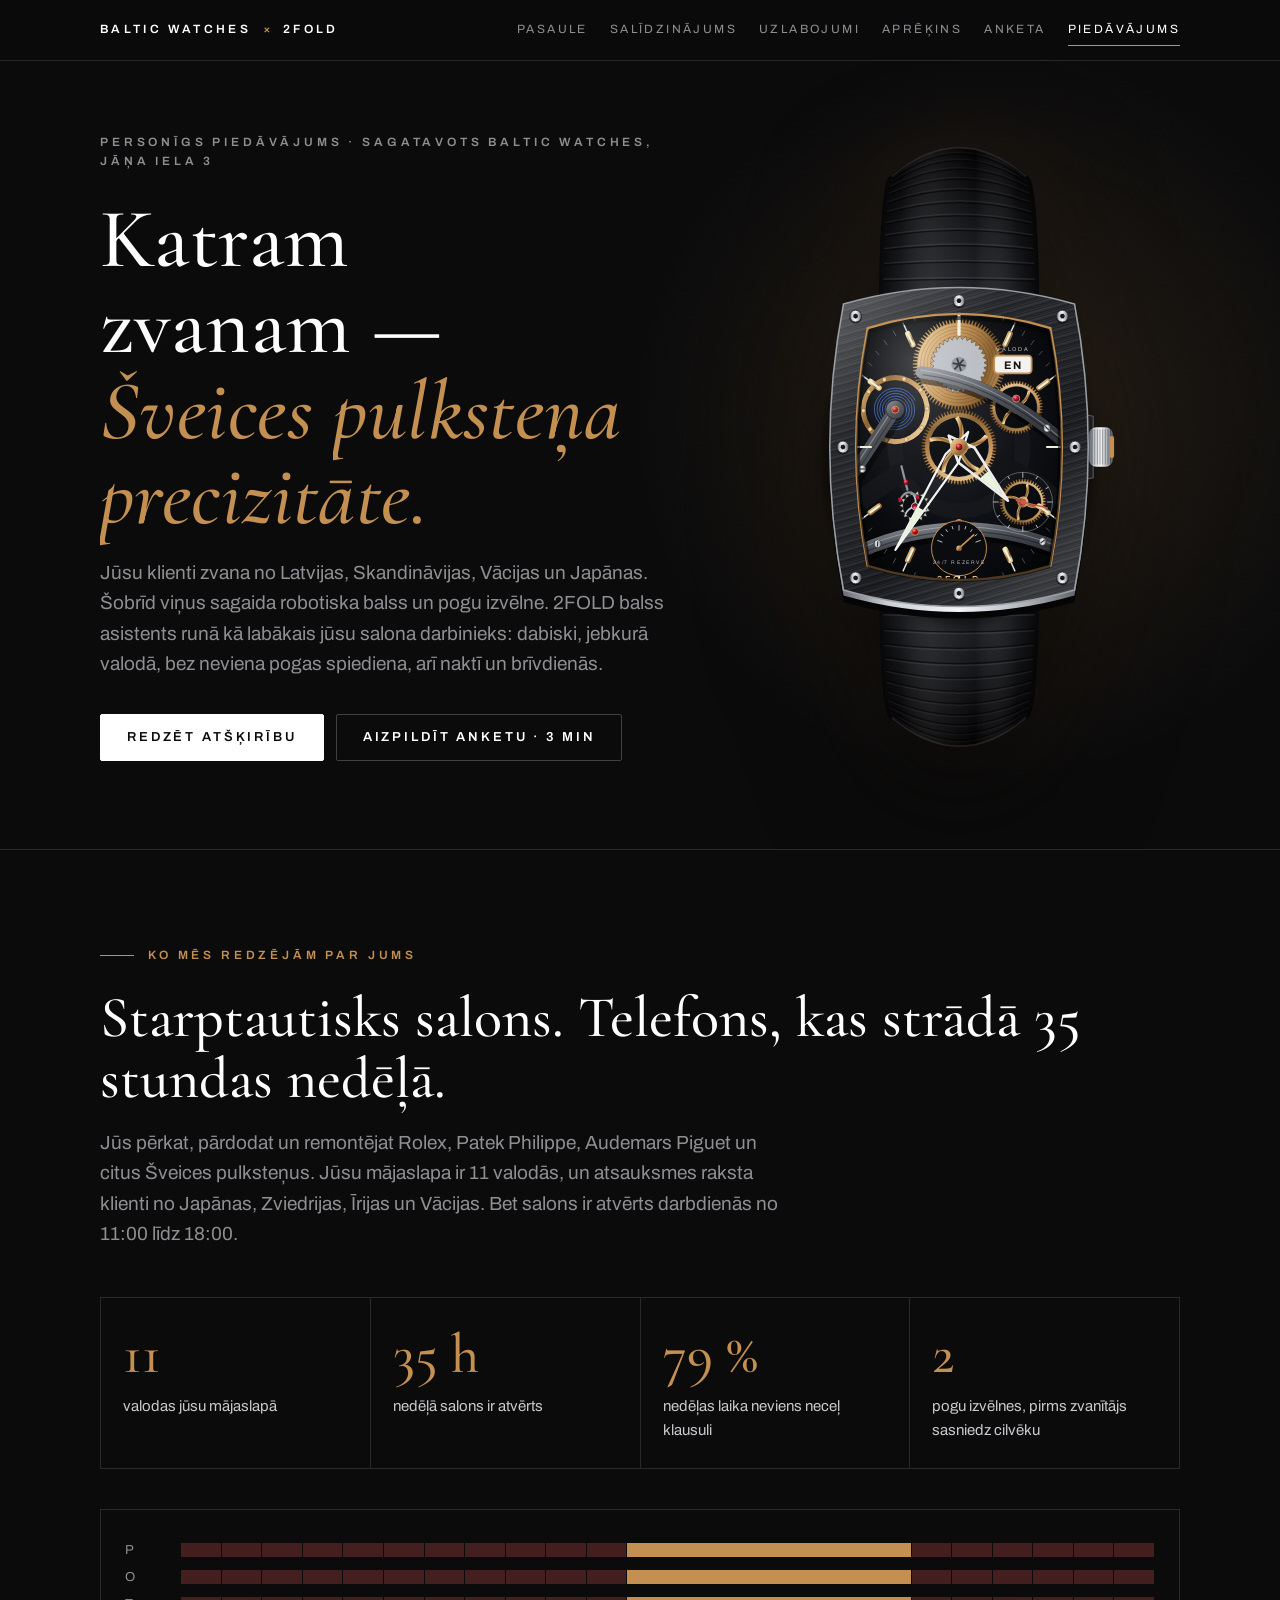
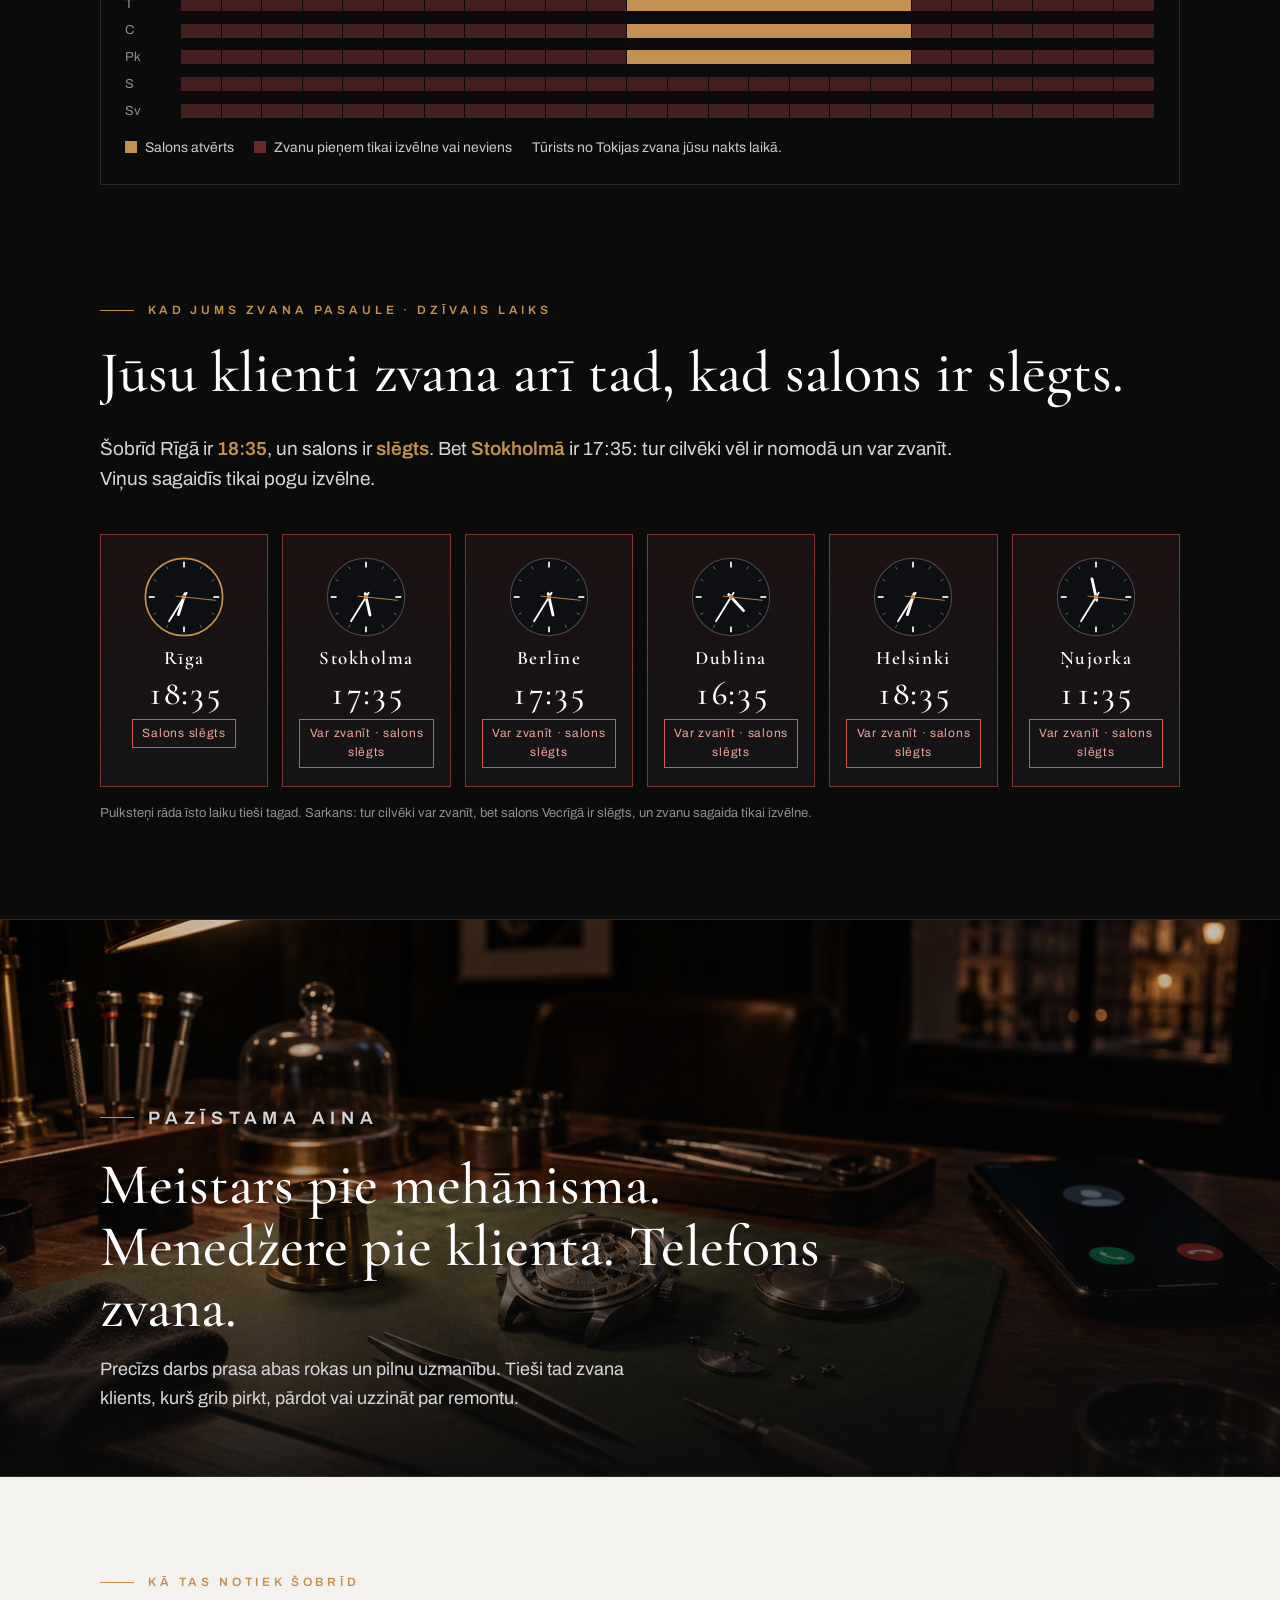
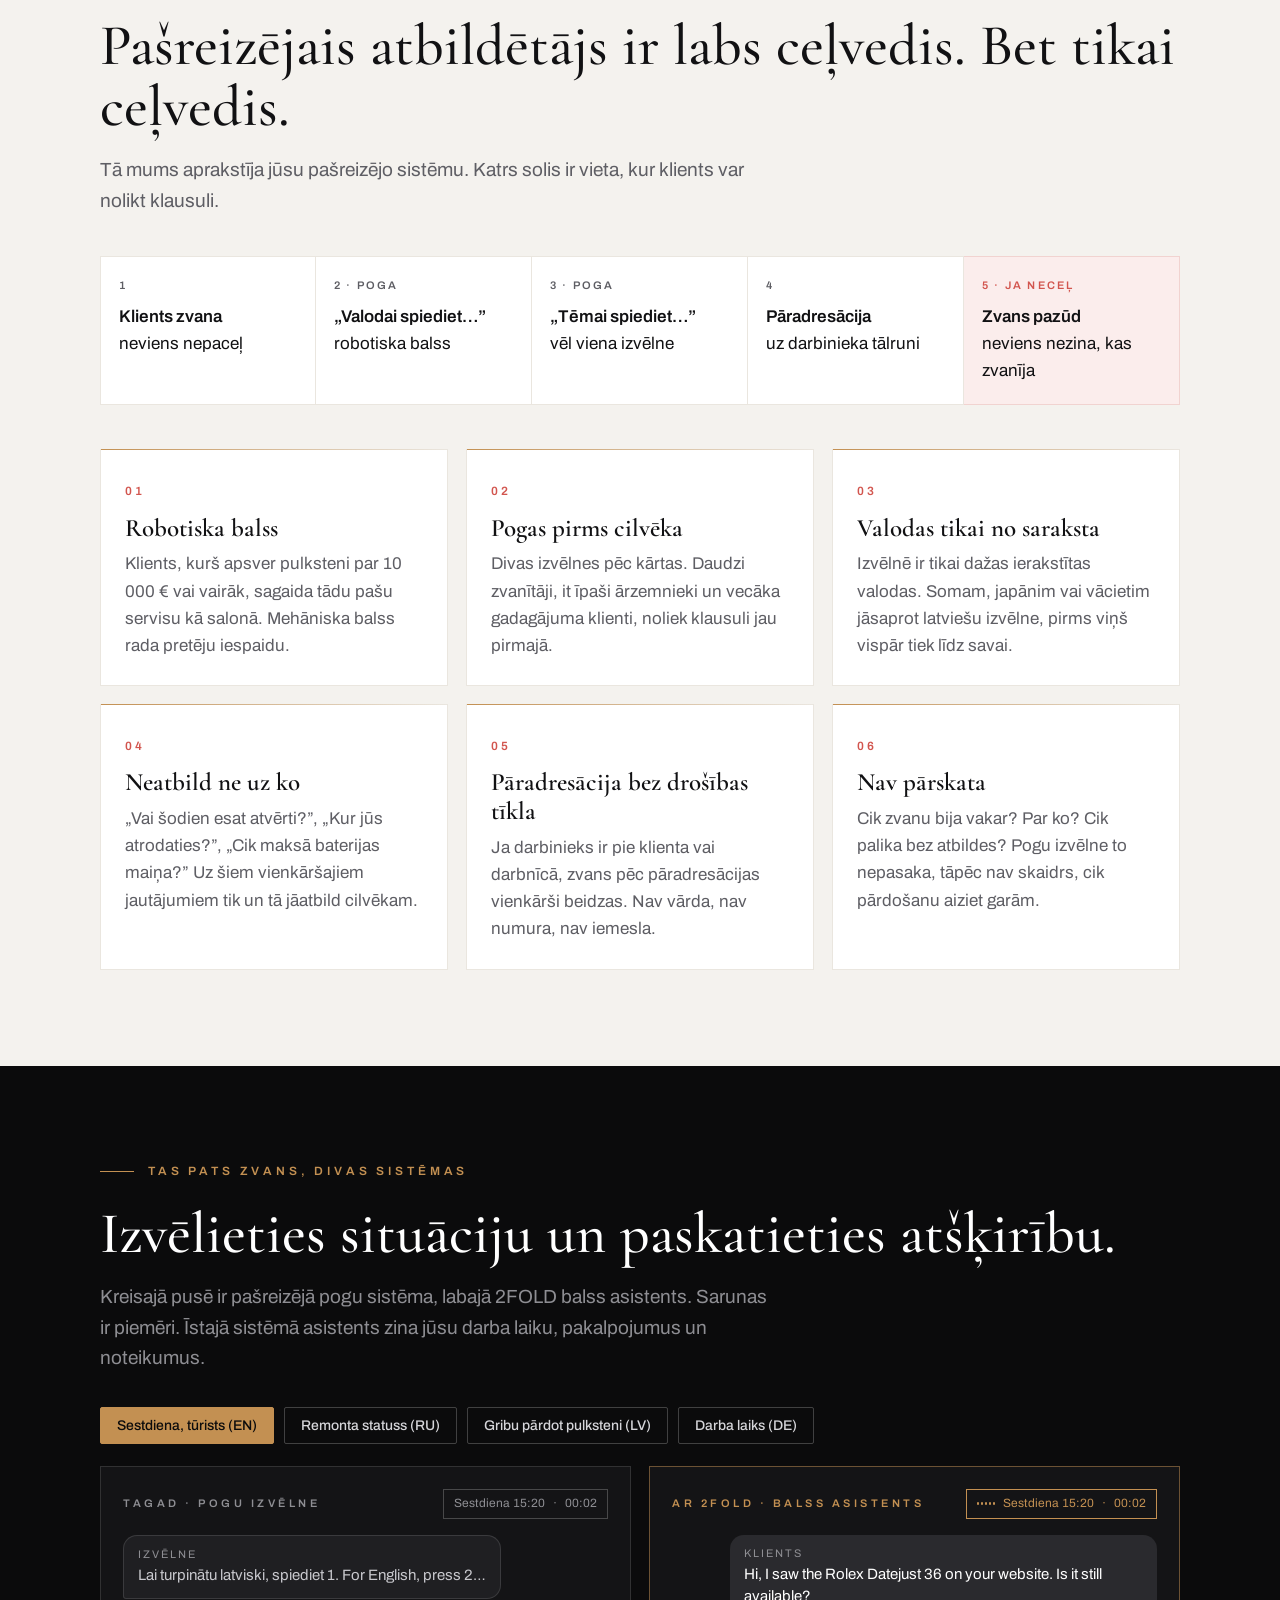
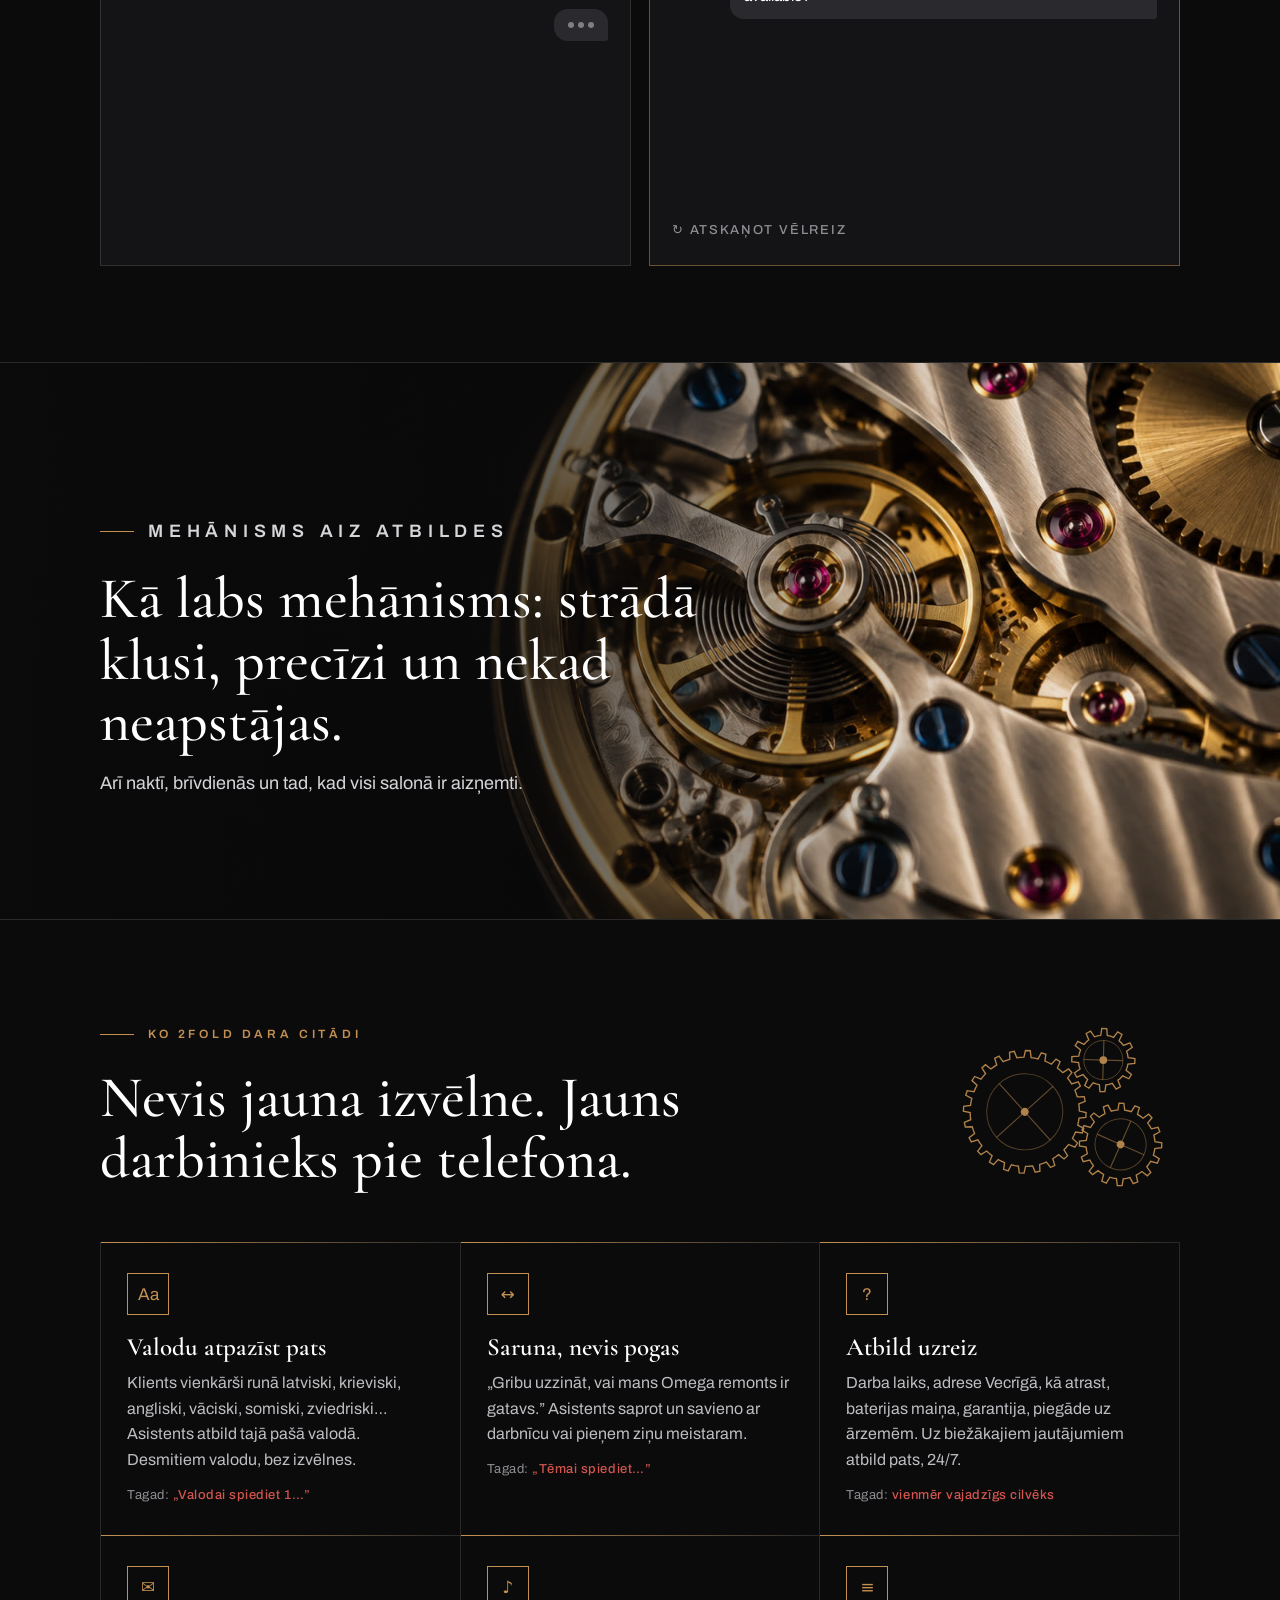
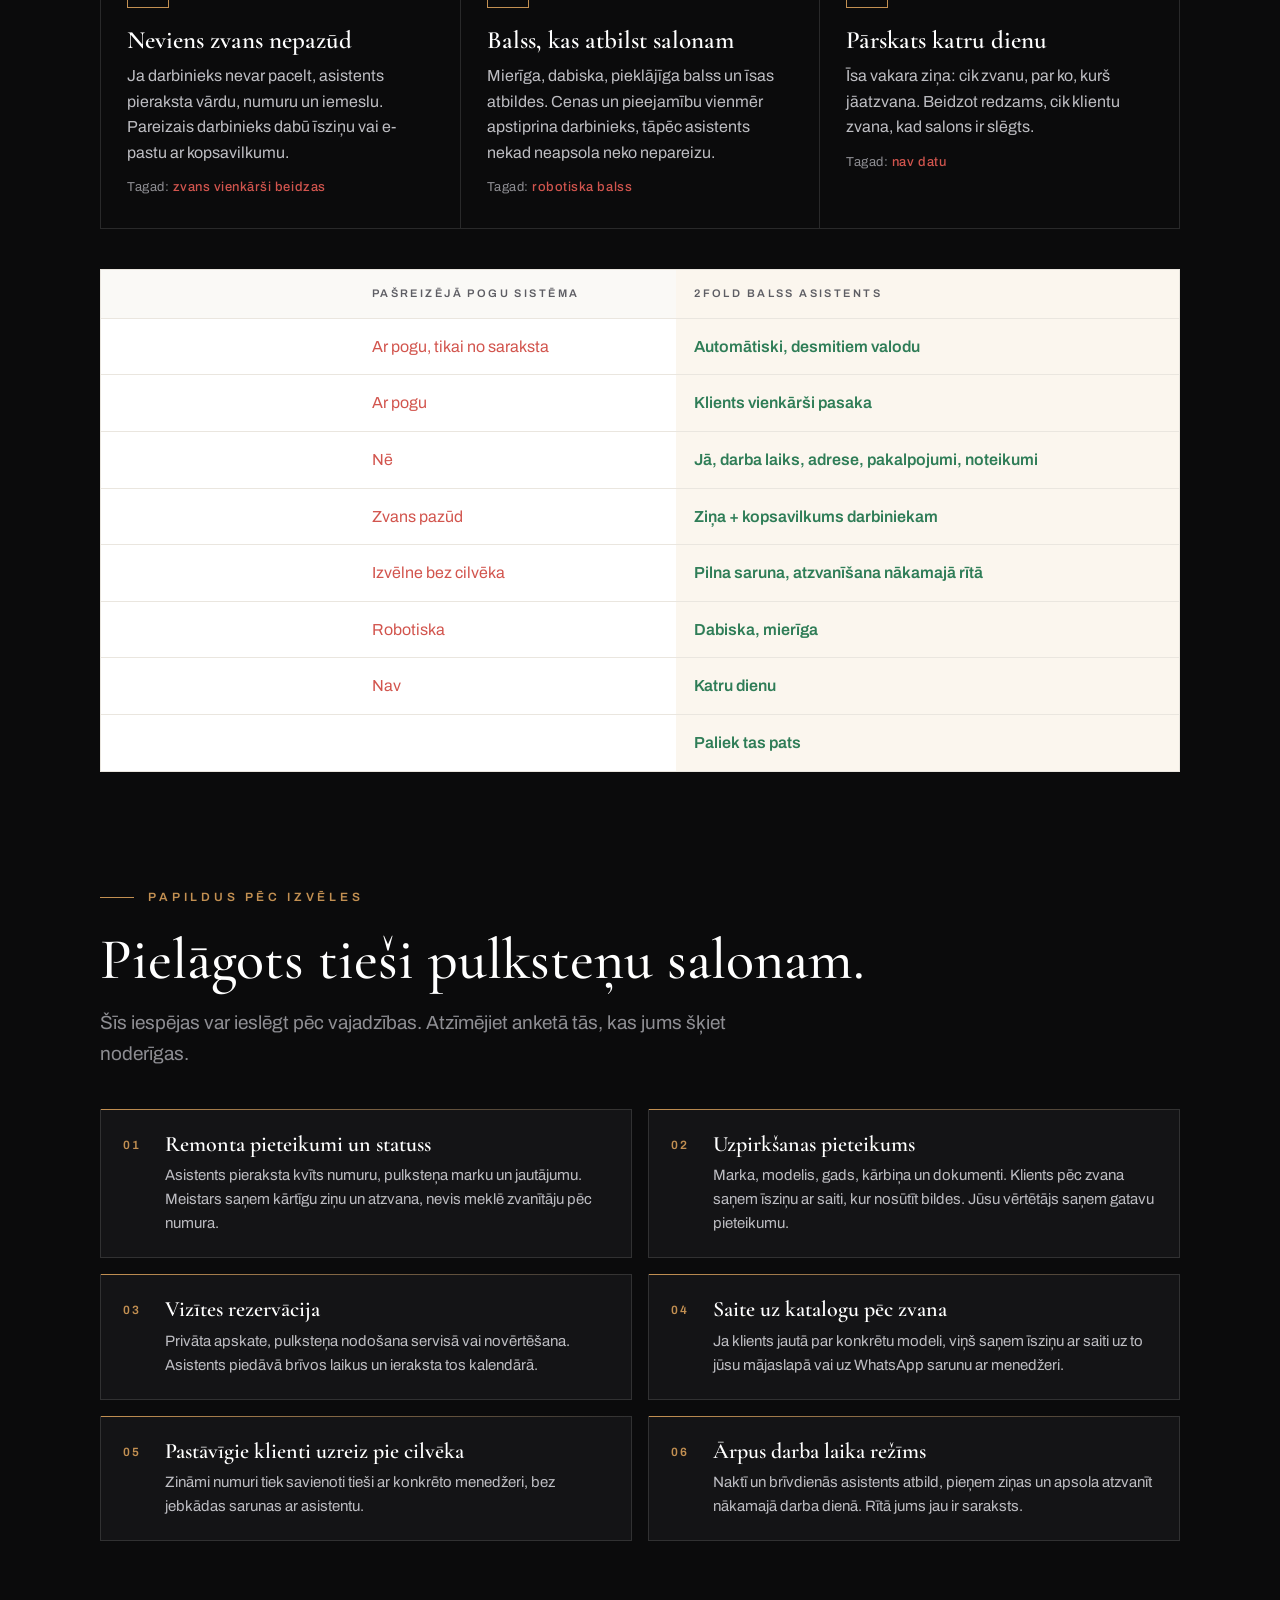
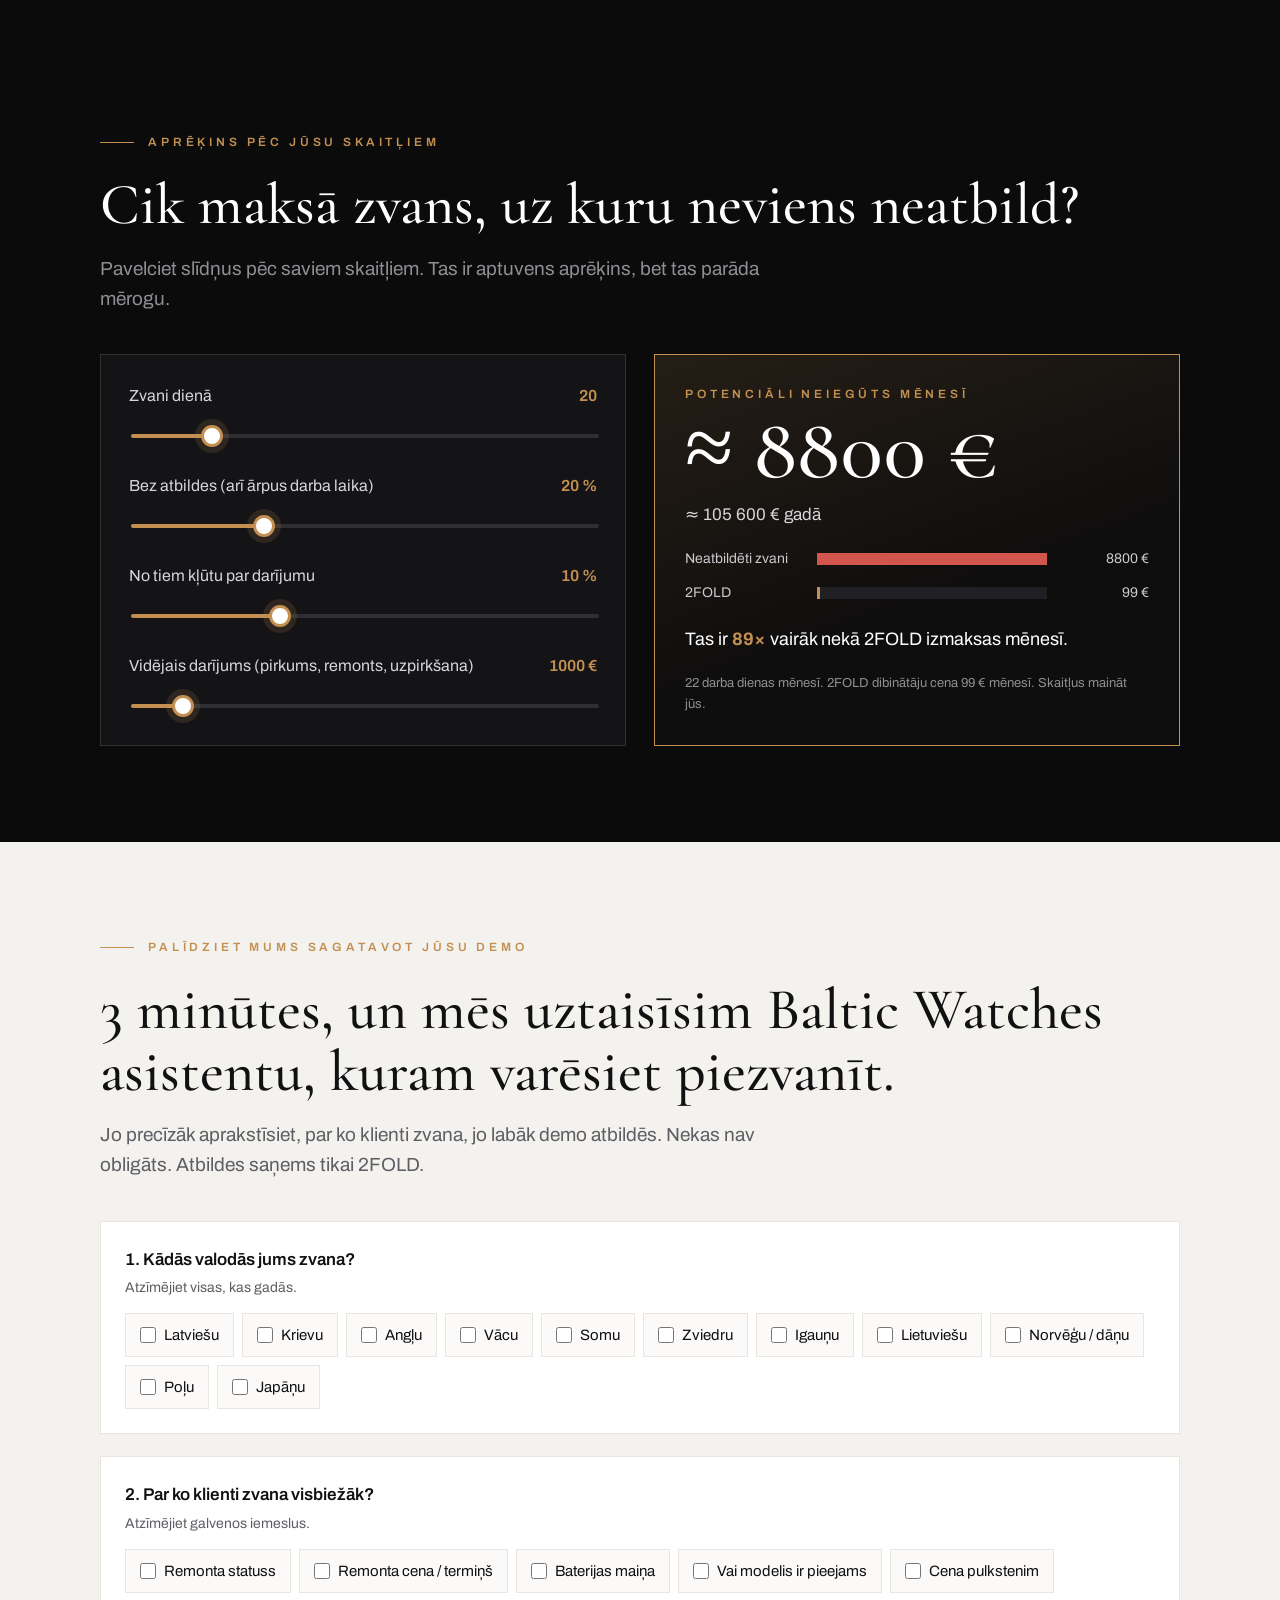
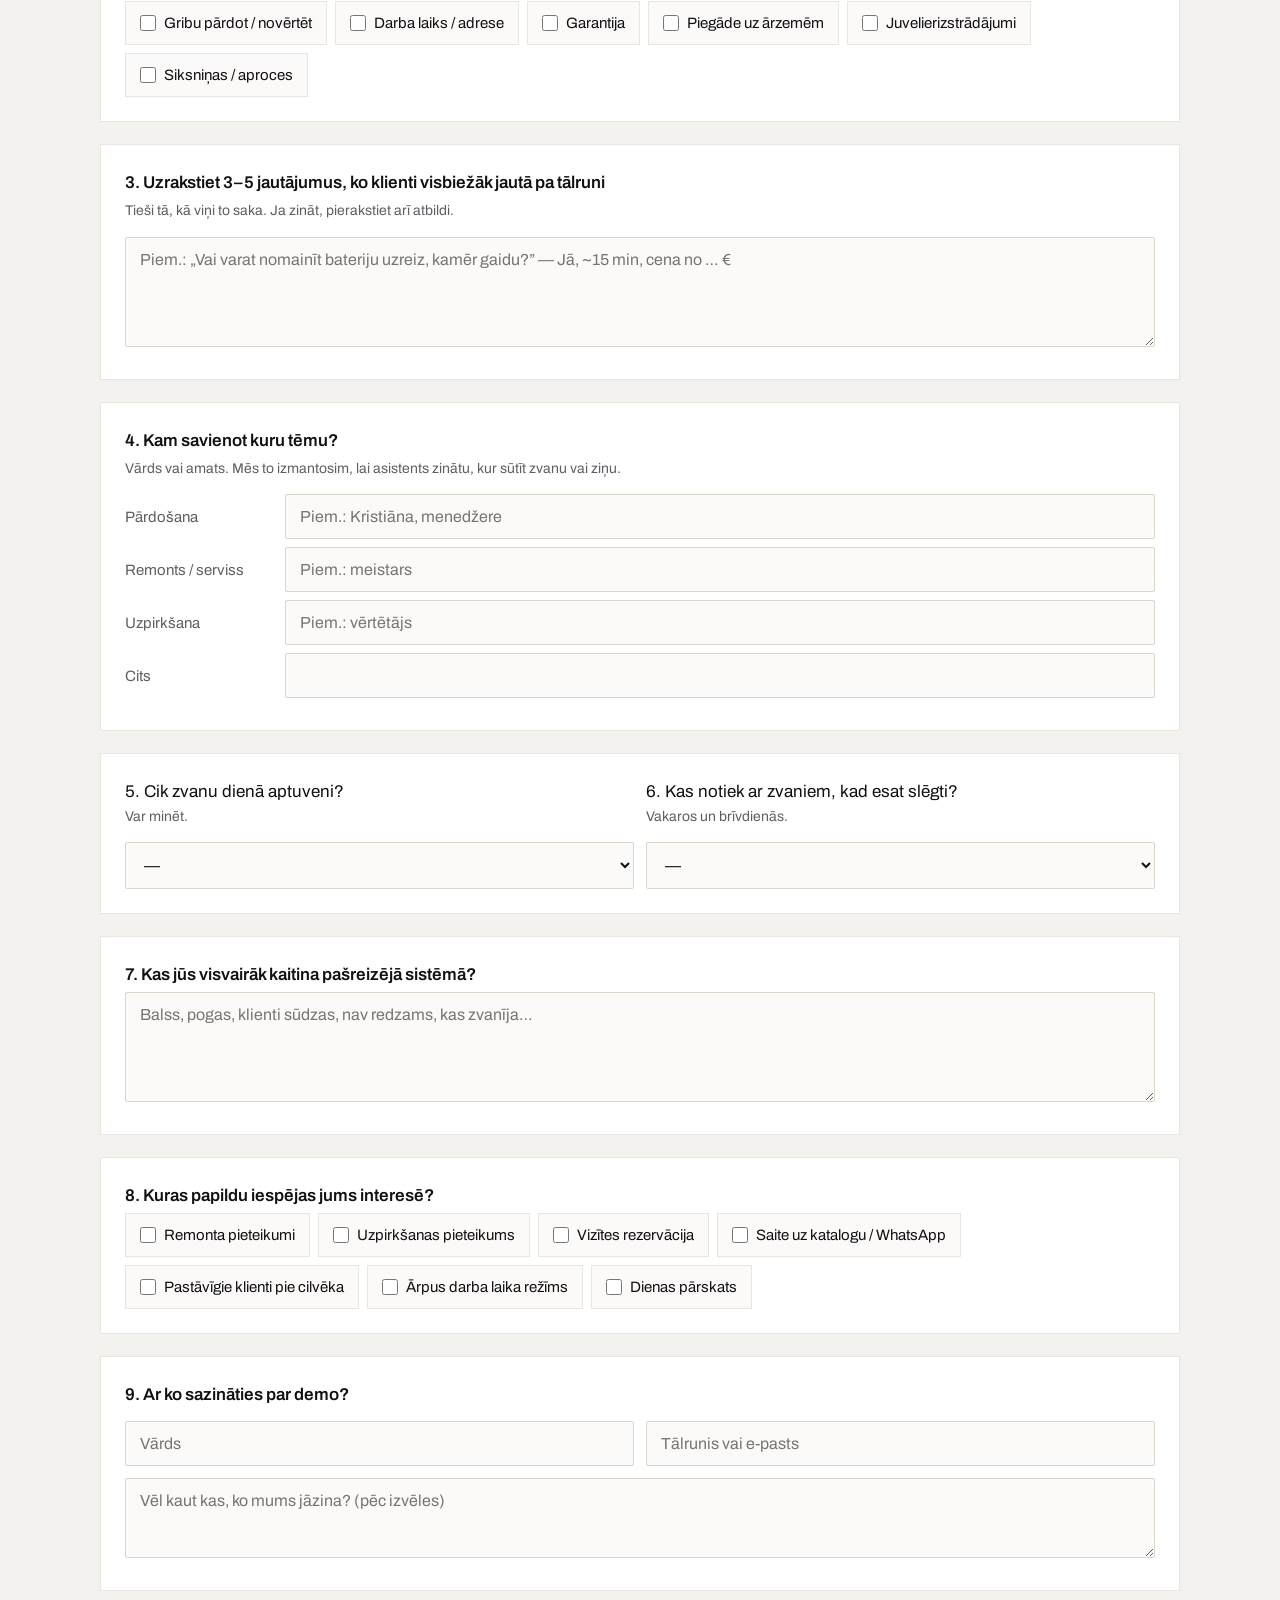
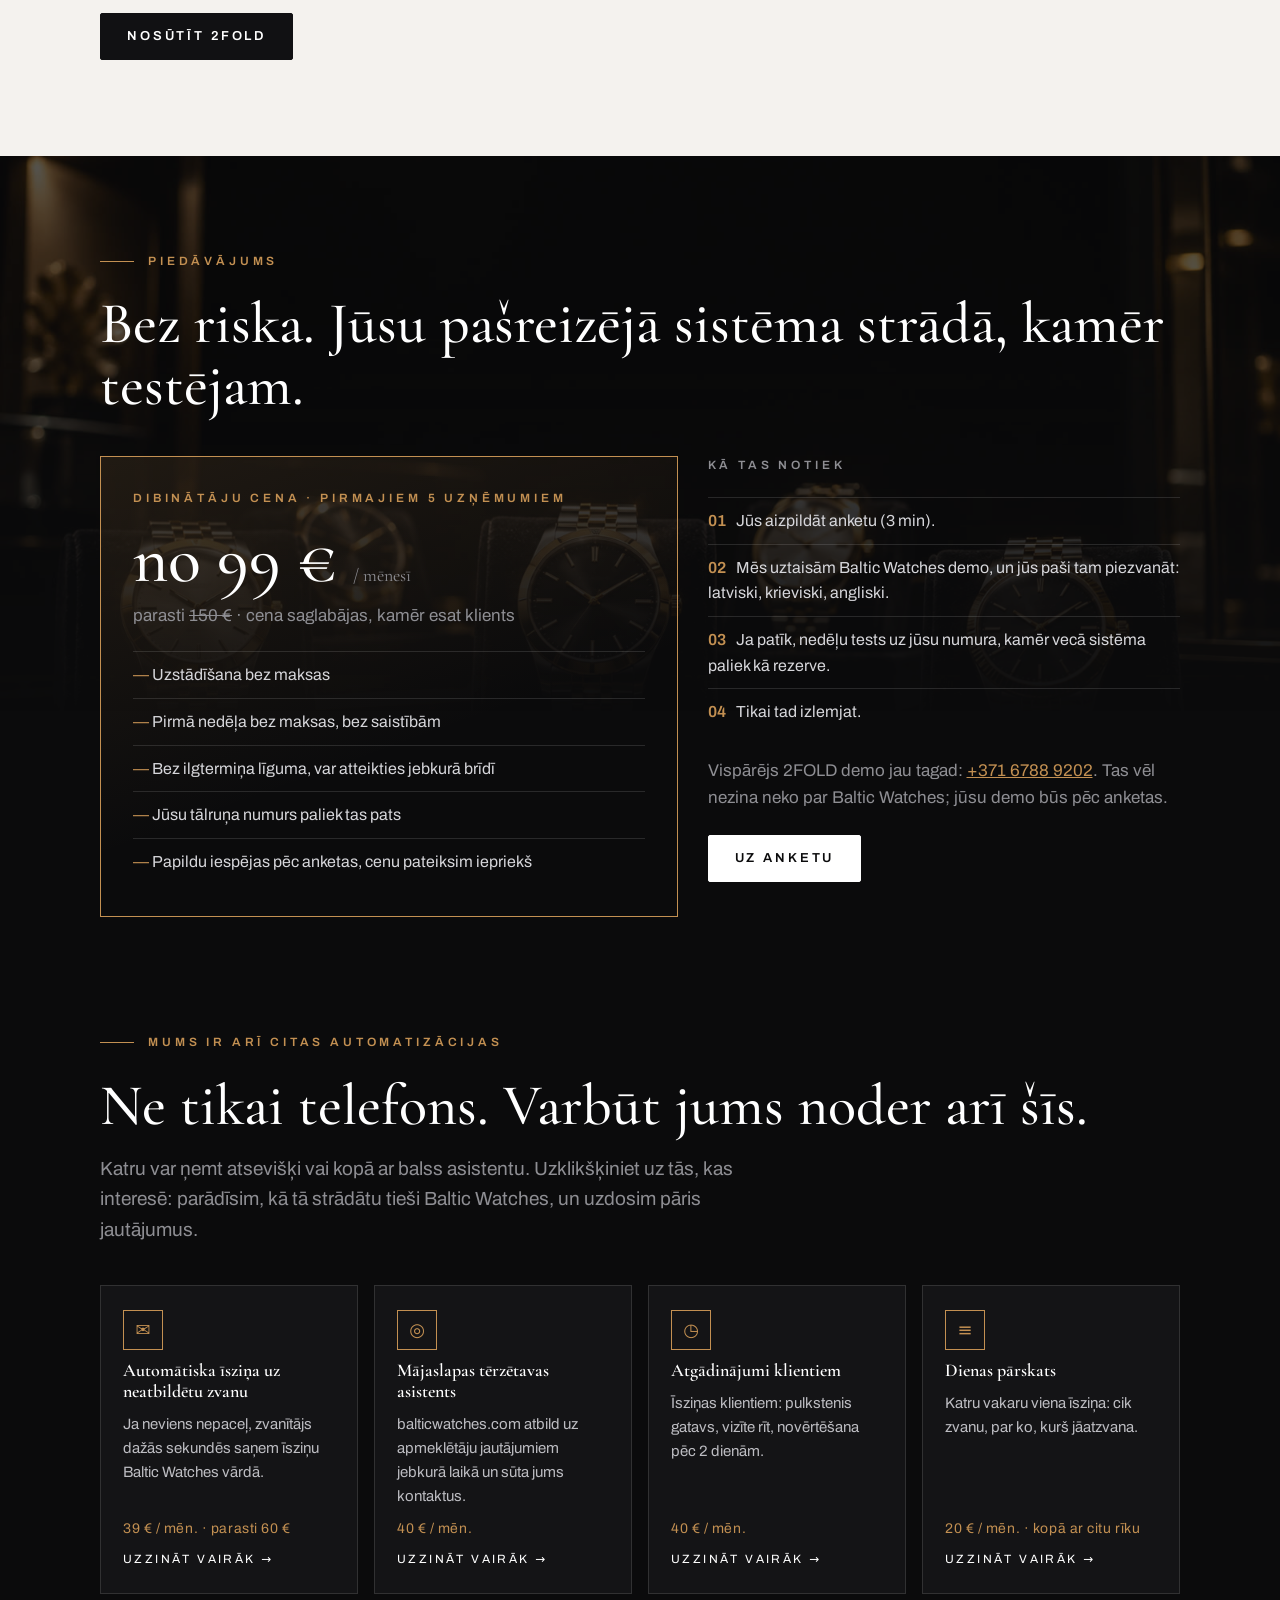
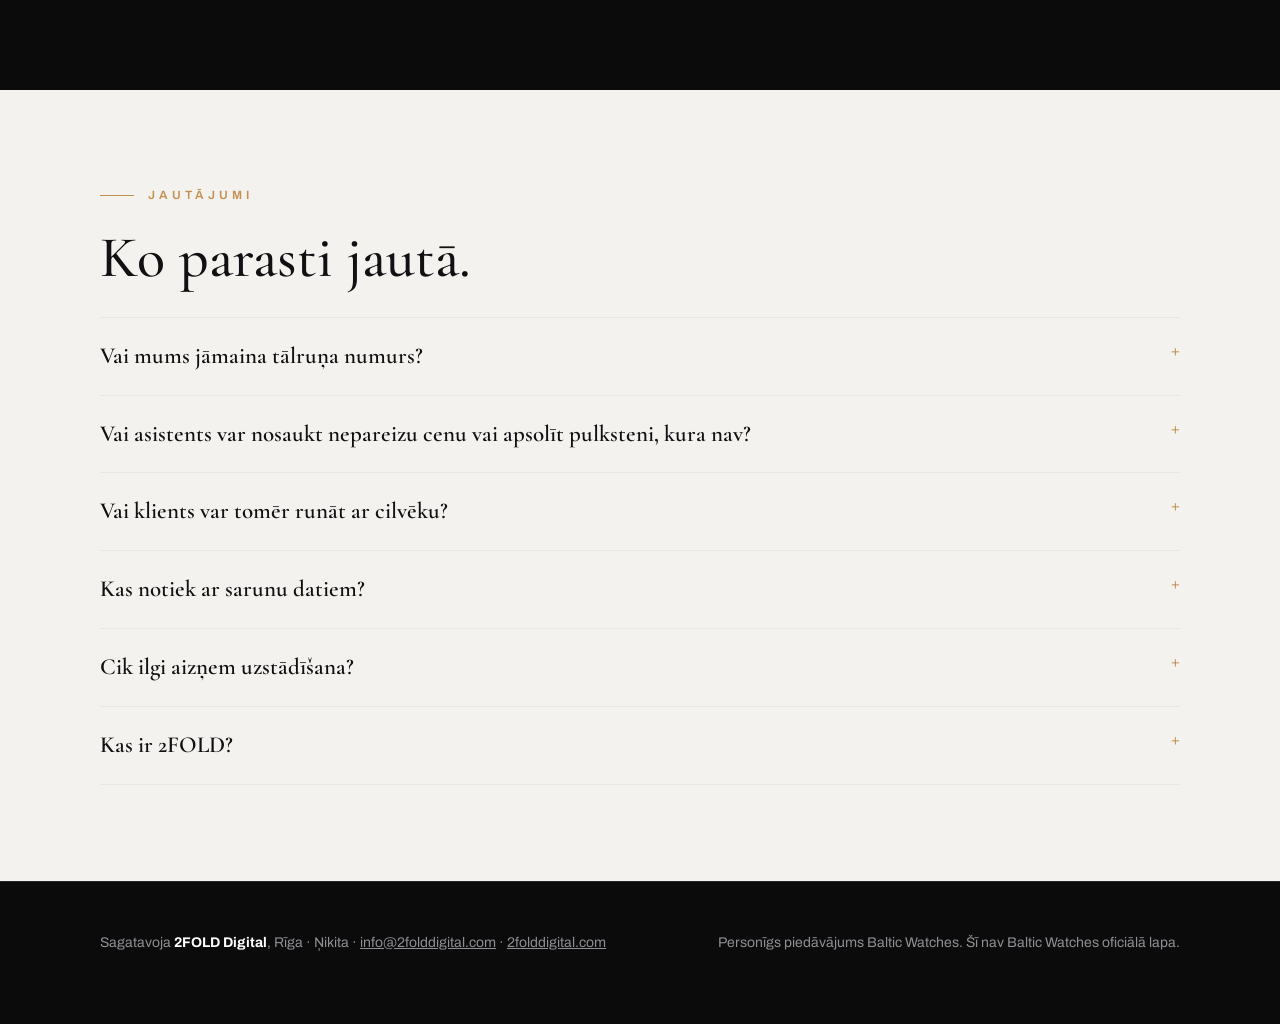
<file: baltic-watches/index.html>
<!doctype html>
<html lang="lv">
<head>
<meta charset="utf-8">
<meta name="viewport" content="width=device-width,initial-scale=1,viewport-fit=cover">
<title>Baltic Watches × 2FOLD — balss asistents</title>
<meta name="description" content="2FOLD piedāvājums Baltic Watches: balss asistents, kas atbild katram zvanam jebkurā valodā, bez pogām.">
<meta name="robots" content="noindex, nofollow">
<meta http-equiv="Content-Security-Policy" content="default-src 'self'; script-src 'self' 'unsafe-inline'; style-src 'self' 'unsafe-inline'; img-src 'self' data:; font-src 'self'; connect-src 'self' https://formspree.io; form-action 'self' https://formspree.io; base-uri 'self'; object-src 'none'">
<meta name="theme-color" content="#0B0B0C">
<link rel="icon" href="/assets/apple-touch-icon.png">
<link rel="stylesheet" href="/assets/fonts.css">
<link rel="stylesheet" href="fonts/fonts.css">
<!--
  Personal proposal page for Baltic Watches (Jāņa iela 3, Vecrīga), made 19 Nov 2026.
  A 2FOLD page in a black / white / gold look that fits a watch salon; it does not use
  the Baltic Watches logo and says everywhere that it comes from 2FOLD.
  The questionnaire is sent with the site's own Formspree form (meaqzjra) to the 2FOLD inbox.
  Facts used (from balticwatches.com, 19 Nov): buy / sell / repair / jewellery, site in 11
  languages, open Mon-Fri 11:00-18:00, weekends closed, reviews from many countries.
  The current phone flow is as described by an employee: press for language, press for topic,
  then forwarded to an employee's phone.
-->
<style>
  :root{
    --black:#0B0B0C; --black-2:#141416; --black-3:#1D1D20; --line:rgba(255,255,255,.12); --line-2:rgba(255,255,255,.22);
    --white:#FFFFFF; --paper:#F4F2EE; --paper-2:#EAE6DF; --ink:#111113; --grey:#8E8E93; --grey-2:#5E5E64;
    --gold:#C39052; --gold-2:#D9AE78; --gold-soft:rgba(195,144,82,.14); --red:#D2554E; --ok:#5DBB8A;
    --ease:cubic-bezier(.16,1,.3,1);
  }
  *{box-sizing:border-box}
  html{scroll-behavior:smooth;-webkit-text-size-adjust:100%}
  body{margin:0;background:var(--black);color:var(--white);font-family:'Archivo',system-ui,-apple-system,"Segoe UI",sans-serif;font-size:17px;line-height:1.6;-webkit-font-smoothing:antialiased}
  a{color:inherit}
  .wrap{max-width:1120px;margin:0 auto;padding:0 20px}
  .caps{text-transform:uppercase;letter-spacing:.32em;font-size:12px;font-weight:600}
  h1,h2,h3{margin:0;font-weight:600;letter-spacing:.01em;line-height:1.15}
  h2{font-size:clamp(28px,4.4vw,44px)}
  h3{font-size:20px}
  p{margin:0}
  .muted{color:var(--grey)}
  .gold{color:var(--gold)}
  section{padding:96px 0}
  .light{background:var(--paper);color:var(--ink)}
  .light .muted{color:var(--grey-2)}
  .eyebrow{display:flex;align-items:center;gap:14px;color:var(--gold);margin-bottom:22px}
  .eyebrow:before{content:"";width:34px;height:1px;background:var(--gold)}
  .lead{font-size:19px;max-width:680px;margin-top:18px}
  .btn{display:inline-flex;align-items:center;gap:10px;padding:16px 26px;border-radius:2px;font:600 13px/1 'Archivo',sans-serif;letter-spacing:.22em;text-transform:uppercase;text-decoration:none;cursor:pointer;border:1px solid var(--white);background:var(--white);color:var(--black);transition:background .3s var(--ease),color .3s var(--ease),border-color .3s}
  .btn:hover{background:var(--gold);border-color:var(--gold);color:var(--black)}
  .btn.ghost{background:transparent;color:var(--white);border-color:var(--line-2)}
  .btn.ghost:hover{border-color:var(--gold);color:var(--gold);background:transparent}
  .btn:focus-visible,button:focus-visible,input:focus-visible,textarea:focus-visible,select:focus-visible{outline:2px solid var(--gold);outline-offset:3px}

  /* top bar */
  .top{position:sticky;top:0;z-index:20;background:rgba(11,11,12,.86);backdrop-filter:blur(10px);-webkit-backdrop-filter:blur(10px);border-bottom:1px solid var(--line)}
  .top .wrap{display:flex;align-items:center;justify-content:space-between;height:60px;gap:12px}
  .pair{display:flex;align-items:center;gap:12px;font-weight:600;letter-spacing:.28em;font-size:12px;text-transform:uppercase;white-space:nowrap}
  .pair i{font-style:normal;color:var(--gold);letter-spacing:0}
  .top nav{display:flex;gap:22px}
  .top nav a{font-size:12px;letter-spacing:.2em;text-transform:uppercase;text-decoration:none;color:var(--grey);transition:color .2s}
  .top nav a:hover{color:var(--white)}
  @media (max-width:980px){.top nav{display:none}}

  /* hero */
  .hero{position:relative;padding:72px 0 88px;overflow:hidden;border-bottom:1px solid var(--line)}
  .hero .wrap{display:grid;grid-template-columns:1.15fr .85fr;gap:40px;align-items:center}
  .hero h1{font-size:clamp(34px,5.6vw,62px);letter-spacing:.005em}
  .hero h1 .l2{display:block;color:var(--gold)}
  .hero .for{margin-bottom:26px;color:var(--grey)}
  .hero .ctas{display:flex;flex-wrap:wrap;gap:12px;margin-top:34px}
  .dial{width:100%;max-width:400px;aspect-ratio:1;margin:0 auto;display:block}
  @media (max-width:860px){.hero .wrap{grid-template-columns:1fr}.dial{max-width:260px;order:-1}}

  /* stats */
  .stats{display:grid;grid-template-columns:repeat(4,1fr);border-top:1px solid var(--line);border-left:1px solid var(--line);margin-top:48px}
  .stat{padding:26px 22px;border-right:1px solid var(--line);border-bottom:1px solid var(--line)}
  .stat b{display:block;font-size:clamp(30px,4vw,42px);font-weight:600;color:var(--gold);line-height:1.1}
  .stat span{display:block;margin-top:8px;font-size:15px;color:#C9C9CE}
  @media (max-width:860px){.stats{grid-template-columns:1fr 1fr}}

  /* week bar */
  .week{margin-top:40px;border:1px solid var(--line);padding:24px}
  .week .row{display:grid;grid-template-columns:44px 1fr;align-items:center;gap:12px;margin:6px 0;font-size:13px;color:var(--grey)}
  .week .bar{position:relative;height:14px;background:repeating-linear-gradient(90deg,rgba(210,85,78,.28) 0 calc(100%/24 - 1px),transparent calc(100%/24 - 1px) calc(100%/24))}
  .week .open{position:absolute;top:0;bottom:0;left:calc(11/24*100%);width:calc(7/24*100%);background:var(--gold)}
  .week .legend{display:flex;flex-wrap:wrap;gap:20px;margin-top:16px;font-size:14px;color:#C9C9CE}
  .week .legend i{display:inline-block;width:12px;height:12px;margin-right:8px;vertical-align:-1px}

  /* problems */
  .flow{display:flex;flex-wrap:wrap;align-items:stretch;gap:0;margin-top:40px}
  .step{flex:1 1 150px;min-width:150px;background:var(--white);border:1px solid var(--paper-2);padding:20px 18px;position:relative}
  .step + .step{border-left:none}
  .step small{display:block;color:var(--grey-2);letter-spacing:.2em;text-transform:uppercase;font-size:11px;font-weight:600;margin-bottom:8px}
  .step b{font-weight:600}
  .step.bad{background:#FBEDEC;border-color:#F1D3D0}
  .step.bad small{color:var(--red)}
  .probs{display:grid;grid-template-columns:repeat(3,1fr);gap:18px;margin-top:44px}
  .prob{background:var(--white);border:1px solid var(--paper-2);padding:26px 24px}
  .prob .n{font-size:12px;letter-spacing:.24em;color:var(--red);font-weight:600}
  .prob h3{margin:10px 0 8px}
  @media (max-width:860px){.probs{grid-template-columns:1fr}}

  /* compare player */
  .chips{display:flex;flex-wrap:wrap;gap:10px;margin-top:34px}
  .chip{background:transparent;border:1px solid var(--line-2);color:#D6D6DA;padding:10px 16px;font:500 14px 'Archivo',sans-serif;cursor:pointer;border-radius:2px;transition:all .25s}
  .chip[aria-pressed="true"]{background:var(--gold);border-color:var(--gold);color:var(--black)}
  .compare{display:grid;grid-template-columns:1fr 1fr;gap:18px;margin-top:22px}
  .panel{border:1px solid var(--line);background:var(--black-2);padding:22px;min-height:400px;display:flex;flex-direction:column}
  .panel.new{border-color:rgba(195,144,82,.5)}
  .panel header{display:flex;justify-content:space-between;align-items:center;margin-bottom:16px;gap:8px}
  .panel header .caps{font-size:11px}
  .tag{font-size:12px;padding:4px 10px;border:1px solid var(--line-2);color:var(--grey)}
  .panel.new .tag{border-color:var(--gold);color:var(--gold)}
  .log{display:flex;flex-direction:column;gap:10px;flex:1}
  .msg{max-width:88%;padding:11px 14px;font-size:15px;line-height:1.45;opacity:0;transform:translateY(8px);transition:opacity .45s var(--ease),transform .45s var(--ease)}
  .msg.in{opacity:1;transform:none}
  .msg.c{align-self:flex-end;background:#2A2A2E;border-radius:14px 14px 3px 14px}
  .msg.s{align-self:flex-start;background:#1F1F22;border:1px solid var(--line);border-radius:14px 14px 14px 3px;color:#C9C9CE}
  .msg.a{align-self:flex-start;background:var(--gold-soft);border:1px solid rgba(195,144,82,.45);border-radius:14px 14px 14px 3px}
  .msg.x{align-self:center;background:transparent;color:var(--red);font-size:13px;letter-spacing:.14em;text-transform:uppercase;font-weight:600;text-align:center}
  .msg.ok{align-self:center;background:transparent;color:var(--ok);font-size:13px;letter-spacing:.1em;text-transform:uppercase;font-weight:600;text-align:center}
  .msg .who{display:block;font-size:11px;letter-spacing:.18em;text-transform:uppercase;color:var(--grey);margin-bottom:3px}
  .sms{margin-top:14px;border:1px dashed rgba(195,144,82,.55);padding:12px 14px;font-size:14px;color:#E7DCCB;opacity:0;transition:opacity .5s}
  .sms.in{opacity:1}
  .replay{margin-top:14px;align-self:flex-start;background:none;border:none;color:var(--grey);font:500 13px 'Archivo',sans-serif;letter-spacing:.14em;text-transform:uppercase;cursor:pointer;padding:6px 0}
  .replay:hover{color:var(--gold)}
  @media (max-width:860px){.compare{grid-template-columns:1fr}.panel{min-height:0}}

  /* upgrades */
  .ups{display:grid;grid-template-columns:repeat(3,1fr);border-top:1px solid var(--line);border-left:1px solid var(--line);margin-top:44px}
  .up{padding:30px 26px;border-right:1px solid var(--line);border-bottom:1px solid var(--line);transition:background .3s}
  .up:hover{background:var(--black-2)}
  .up .ic{width:42px;height:42px;border:1px solid var(--gold);display:flex;align-items:center;justify-content:center;color:var(--gold);margin-bottom:18px}
  .up h3{margin-bottom:8px}
  .up p{color:#BDBDC2;font-size:16px}
  .up .vs{margin-top:12px;font-size:13px;color:var(--grey);letter-spacing:.04em}
  .up .vs b{color:var(--red);font-weight:500}
  @media (max-width:960px){.ups{grid-template-columns:1fr 1fr}}
  @media (max-width:620px){.ups{grid-template-columns:1fr}}

  /* table */
  .table{margin-top:40px;border:1px solid var(--paper-2);background:var(--white);overflow-x:auto}
  table{width:100%;border-collapse:collapse;min-width:560px;font-size:16px}
  th,td{text-align:left;padding:15px 18px;border-bottom:1px solid var(--paper-2);vertical-align:top}
  th{font-size:11px;letter-spacing:.22em;text-transform:uppercase;color:var(--grey-2);font-weight:600;background:#FAF9F6}
  th:last-child,td:last-child{background:#FBF6EE}
  td.no{color:var(--red)} td.yes{color:#2F7D57;font-weight:600}
  tr:last-child td{border-bottom:none}

  /* options */
  .opts{display:grid;grid-template-columns:repeat(2,1fr);gap:16px;margin-top:40px}
  .opt{display:flex;gap:16px;border:1px solid var(--line);padding:22px;background:var(--black-2)}
  .opt .num{font-size:12px;color:var(--gold);letter-spacing:.2em;font-weight:600;padding-top:4px;min-width:26px}
  .opt h3{font-size:18px;margin-bottom:6px}
  .opt p{color:#BDBDC2;font-size:15px}
  @media (max-width:760px){.opts{grid-template-columns:1fr}}

  /* form */
  .form{margin-top:40px;display:grid;gap:22px}
  .q{background:var(--white);border:1px solid var(--paper-2);padding:24px}
  .q > label,.q > .ql{display:block;font-weight:600;font-size:17px;margin-bottom:4px}
  .q .hint{font-size:14px;color:var(--grey-2);margin-bottom:14px}
  .checks{display:flex;flex-wrap:wrap;gap:8px}
  .checks label{display:inline-flex;align-items:center;gap:8px;border:1px solid var(--paper-2);padding:9px 14px;font-size:15px;cursor:pointer;background:#FBFAF8;transition:border-color .2s,background .2s;user-select:none}
  .checks input{accent-color:var(--gold);width:16px;height:16px;margin:0}
  .checks label:has(input:checked){border-color:var(--gold);background:#FBF3E8}
  input[type=text],input[type=email],input[type=tel],textarea,select{width:100%;font:16px 'Archivo',sans-serif;color:var(--ink);background:#FBFAF8;border:1px solid #DCD6CC;padding:13px 14px;border-radius:2px}
  textarea{min-height:110px;resize:vertical}
  .grid2{display:grid;grid-template-columns:1fr 1fr;gap:12px}
  .route{display:grid;grid-template-columns:150px 1fr;gap:10px;align-items:center;margin:8px 0}
  .route span{font-size:15px;color:var(--grey-2)}
  @media (max-width:620px){.grid2{grid-template-columns:1fr}.route{grid-template-columns:1fr;gap:4px}}
  .send{display:flex;flex-wrap:wrap;align-items:center;gap:16px}
  .send .btn{background:var(--ink);color:var(--white);border-color:var(--ink)}
  .send .btn:hover{background:var(--gold);border-color:var(--gold);color:var(--black)}
  .status{font-size:15px}
  .status.ok{color:#2F7D57;font-weight:600}
  .status.err{color:var(--red)}
  .saved{font-size:13px;color:var(--grey-2)}

  /* offer */
  .offer{display:grid;grid-template-columns:1.1fr .9fr;gap:30px;margin-top:40px;align-items:stretch}
  .price{border:1px solid var(--gold);padding:32px;background:linear-gradient(160deg,rgba(195,144,82,.12),transparent 60%)}
  .price .big{font-size:56px;font-weight:600;line-height:1}
  .price .big small{font-size:18px;color:var(--grey);font-weight:400}
  .price s{color:var(--grey)}
  .price ul,.steps3{margin:22px 0 0;padding:0;list-style:none}
  .price li,.steps3 li{padding:10px 0;border-top:1px solid var(--line);color:#D6D6DA;font-size:16px}
  .price li:before{content:"— ";color:var(--gold)}
  .steps3 li b{color:var(--gold);margin-right:10px;font-weight:600}
  @media (max-width:860px){.offer{grid-template-columns:1fr}}

  /* faq */
  details{border-top:1px solid var(--paper-2);padding:20px 0}
  details:last-of-type{border-bottom:1px solid var(--paper-2)}
  summary{cursor:pointer;font-weight:600;font-size:18px;list-style:none;display:flex;justify-content:space-between;gap:16px}
  summary::-webkit-details-marker{display:none}
  summary:after{content:"+";color:var(--gold);font-size:22px;line-height:1}
  details[open] summary:after{content:"–"}
  details p{margin-top:12px;color:var(--grey-2);max-width:760px}

  /* ---- v2 effects (19 Nov evening): realistic watch, loupe, gears, photo bands, count-ups ---- */
  .hero{background:radial-gradient(60% 70% at 78% 45%,rgba(195,144,82,.13),transparent 70%),var(--black)}
  .watchwrap{position:relative;perspective:1100px;max-width:420px;width:100%;margin:0 auto;touch-action:pan-y}
  .watch{display:block;width:100%;height:auto;transform-style:preserve-3d;transition:transform .9s var(--ease);filter:drop-shadow(0 40px 60px rgba(0,0,0,.65)) drop-shadow(0 0 40px rgba(195,144,82,.08));animation:float 7s ease-in-out infinite}
  @keyframes float{0%,100%{translate:0 0}50%{translate:0 -8px}}
  .loupe{position:absolute;width:170px;height:170px;border-radius:50%;pointer-events:none;opacity:0;transform:scale(.6);transition:opacity .25s,transform .35s var(--ease);border:3px solid #C39052;box-shadow:0 18px 40px rgba(0,0,0,.6),inset 0 0 0 2px rgba(0,0,0,.6);overflow:hidden;background:#0B0B0C;z-index:3}
  .loupe.on{opacity:1;transform:scale(1)}
  .loupe svg{width:100%;height:100%;display:block}
  .loupe:after{content:"";position:absolute;inset:0;border-radius:50%;background:radial-gradient(circle at 30% 25%,rgba(255,255,255,.22),transparent 40%);box-shadow:inset 0 0 26px rgba(0,0,0,.6)}
  @media (max-width:860px){.watchcol{order:-1}.watchwrap{max-width:230px}}
  .whint{text-align:center;margin-top:10px;font-size:12px;letter-spacing:.2em;text-transform:uppercase;color:var(--grey)}
  @media (hover:none){.whint{display:none}}
  .wd{display:inline-block;overflow:hidden;vertical-align:top;padding-bottom:.12em;margin-bottom:-.12em}
  .wd>span{display:inline-block;transform:translateY(110%);transition:transform 1s var(--ease);transition-delay:calc(var(--i,0)*45ms)}
  .reveal.in .wd>span{transform:none}
  .band{position:relative;min-height:62vh;display:flex;align-items:flex-end;overflow:hidden;padding:0;border-top:1px solid var(--line);border-bottom:1px solid var(--line)}
  .band .bg{position:absolute;inset:0;background:var(--img) center/cover no-repeat;transform:scale(1.12);transition:transform 7s cubic-bezier(.2,.6,.2,1)}
  .band.in .bg{transform:scale(1)}
  .band:after{content:"";position:absolute;inset:0;background:linear-gradient(180deg,rgba(11,11,12,.15) 0%,rgba(11,11,12,.35) 45%,rgba(11,11,12,.92) 100%)}
  .band.left:after{background:linear-gradient(90deg,rgba(11,11,12,.95) 0%,rgba(11,11,12,.75) 38%,rgba(11,11,12,.05) 75%)}
  .band .wrap{position:relative;z-index:1;padding-top:80px;padding-bottom:64px;width:100%}
  .band h2{max-width:720px}
  .band p{max-width:560px;margin-top:16px;color:#D6D6DA;font-size:18px}
  .band.left{align-items:center}
  @media (max-width:760px){.band.left:after{background:linear-gradient(180deg,rgba(11,11,12,.2) 0%,rgba(11,11,12,.92) 75%)}.band.left{align-items:flex-end}}
  .up,.opt,.tool,.prob{position:relative}
  .up.reveal:before,.opt.reveal:before,.prob.reveal:before{content:"";position:absolute;left:0;top:-1px;height:1px;width:100%;background:linear-gradient(90deg,var(--gold),rgba(195,144,82,0));transform:scaleX(0);transform-origin:left;transition:transform 1.4s var(--ease) .2s}
  .up.reveal.in:before,.opt.reveal.in:before,.prob.reveal.in:before{transform:scaleX(1)}
  .uphead{display:flex;justify-content:space-between;align-items:center;gap:30px}
  .gears{width:230px;flex:none;opacity:.9}
  @media (max-width:860px){.gears{width:150px}}
  @media (max-width:560px){.uphead{flex-direction:column;align-items:flex-start}.gears{align-self:center}}
  .week .open{transform:scaleX(0);transform-origin:left;transition:transform 1.1s var(--ease)}
  .week.in .open{transform:scaleX(1)}
  .week.in .row:nth-child(2) .open{transition-delay:.12s}.week.in .row:nth-child(3) .open{transition-delay:.24s}.week.in .row:nth-child(4) .open{transition-delay:.36s}.week.in .row:nth-child(5) .open{transition-delay:.48s}
  .live{display:inline-flex;align-items:center;gap:8px;font-variant-numeric:tabular-nums}
  .wave{display:inline-flex;align-items:center;gap:2px;height:14px}
  .wave b{width:2px;height:3px;background:var(--gold);border-radius:1px}
  .panel.talking .wave b{animation:wv .9s ease-in-out infinite}
  .wave b:nth-child(2){animation-delay:.15s!important}.wave b:nth-child(3){animation-delay:.3s!important}.wave b:nth-child(4){animation-delay:.45s!important}.wave b:nth-child(5){animation-delay:.6s!important}
  @keyframes wv{0%,100%{height:3px}50%{height:14px}}
  .panel.dead .tag{border-color:var(--red);color:var(--red)}
  .msg.typing{display:inline-flex;gap:4px;align-items:center;padding:13px 14px}
  .msg.typing i{width:6px;height:6px;border-radius:50%;background:currentColor;opacity:.4;animation:dot 1s infinite}
  .msg.typing i:nth-child(2){animation-delay:.15s}.msg.typing i:nth-child(3){animation-delay:.3s}
  @keyframes dot{0%,100%{opacity:.25;transform:translateY(0)}50%{opacity:.9;transform:translateY(-3px)}}
  .flat{height:2px;background:var(--red);margin:6px 0 2px;transform:scaleX(0);transform-origin:left;transition:transform 1.2s linear}
  .flat.in{transform:scaleX(1)}
  #piedavajums{position:relative;overflow:hidden}
  #piedavajums:before{content:"";position:absolute;inset:0 0 auto 0;height:560px;background:url(showcase.jpg) center top/cover no-repeat;opacity:.3;-webkit-mask-image:linear-gradient(180deg,#000 30%,transparent);mask-image:linear-gradient(180deg,#000 30%,transparent)}
  #piedavajums .wrap{position:relative}
  @media (prefers-reduced-motion:reduce){.watch{animation:none}.wd>span{transform:none;transition:none}.band .bg{transform:none;transition:none}.week .open,.up.reveal:before,.opt.reveal:before,.prob.reveal:before{transform:none;transition:none}}

  /* ---- v3 (19 Nov night): world clocks, calculator, nav state, mobile CTA ---- */
  .hero{background:radial-gradient(520px 520px at var(--mx,78%) var(--my,45%),rgba(195,144,82,.16),transparent 70%),var(--black)}
  .watchwrap{max-width:440px}
  .cities{display:grid;grid-template-columns:repeat(6,1fr);gap:14px;margin-top:40px}
  .city{border:1px solid var(--line);background:var(--black-2);padding:20px 16px 18px;display:flex;flex-direction:column;align-items:center;gap:8px;text-align:center;transition:border-color .4s,background .4s}
  .city svg{width:84px;height:84px}
  .city h3{font-size:15px;letter-spacing:.18em;text-transform:uppercase}
  .city .tm{font-size:26px;font-weight:600;font-variant-numeric:tabular-nums;line-height:1}
  .city .st{font-size:12px;letter-spacing:.06em;padding:4px 9px;border:1px solid var(--line-2);color:var(--grey)}
  .city.home{border-color:rgba(195,144,82,.6)}
  .city.miss{border-color:rgba(210,85,78,.55);background:linear-gradient(180deg,rgba(210,85,78,.09),var(--black-2))}
  .city.miss .st{border-color:var(--red);color:#F0A39D}
  .city.ok .st{border-color:var(--ok);color:#9FE0BD}
  .nowline{margin-top:30px;font-size:19px;color:#D6D6DA;max-width:860px;min-height:3.2em}
  .nowline b{color:var(--gold);font-weight:600}
  @media (max-width:1000px){.cities{grid-template-columns:repeat(3,1fr)}}
  @media (max-width:560px){.cities{grid-template-columns:repeat(2,1fr)}.city svg{width:70px;height:70px}}
  .calc{display:grid;grid-template-columns:1fr 1fr;gap:28px;margin-top:40px;align-items:stretch}
  .sliders{border:1px solid var(--line);background:var(--black-2);padding:28px;display:grid;gap:26px}
  .sl label{display:flex;justify-content:space-between;gap:12px;font-size:16px;color:#D6D6DA;margin-bottom:10px}
  .sl output{color:var(--gold);font-weight:600;font-variant-numeric:tabular-nums;white-space:nowrap}
  input[type=range]{-webkit-appearance:none;appearance:none;width:100%;height:4px;border-radius:2px;background:linear-gradient(90deg,var(--gold) var(--p,50%),#2E2E33 var(--p,50%));outline-offset:6px}
  input[type=range]::-webkit-slider-thumb{-webkit-appearance:none;width:22px;height:22px;border-radius:50%;background:#fff;border:3px solid var(--gold);cursor:grab;box-shadow:0 0 0 6px rgba(195,144,82,.15)}
  input[type=range]::-moz-range-thumb{width:18px;height:18px;border-radius:50%;background:#fff;border:3px solid var(--gold);cursor:grab}
  .result{border:1px solid var(--gold);padding:30px;background:linear-gradient(160deg,rgba(195,144,82,.14),rgba(195,144,82,.02) 60%);display:flex;flex-direction:column;justify-content:space-between;gap:20px}
  .result .big{font-size:clamp(44px,6vw,72px);font-weight:600;line-height:1;font-variant-numeric:tabular-nums}
  .result .yr{color:#D6D6DA;margin-top:8px}
  .bars{display:grid;gap:12px}
  .bars .row{display:grid;grid-template-columns:120px 1fr 90px;align-items:center;gap:12px;font-size:14px;color:#C9C9CE}
  .bars .tr{height:12px;background:#202024;position:relative;overflow:hidden}
  .bars .fill{position:absolute;inset:0 auto 0 0;width:0;transition:width .7s var(--ease)}
  .bars .row:first-child .fill{background:var(--red)}
  .bars .row:last-child .fill{background:var(--gold)}
  .bars .v{text-align:right;font-variant-numeric:tabular-nums}
  .ratio{font-size:18px}
  .ratio b{color:var(--gold)}
  .fine{font-size:13px;color:var(--grey)}
  @media (max-width:860px){.calc{grid-template-columns:1fr}.bars .row{grid-template-columns:90px 1fr 76px}}
  .top nav a.on{color:var(--white)}
  .top nav a{position:relative}
  .top nav a:after{content:"";position:absolute;left:0;right:0;bottom:-6px;height:1px;background:var(--gold);transform:scaleX(0);transition:transform .4s var(--ease)}
  .top nav a.on:after{transform:scaleX(1)}
  details[open] p{animation:fd .5s var(--ease)}
  @keyframes fd{from{opacity:0;transform:translateY(-6px)}to{opacity:1;transform:none}}
  .mcta{position:fixed;left:12px;right:12px;bottom:12px;z-index:30;display:none;justify-content:center;transform:translateY(140%);transition:transform .5s var(--ease)}
  .mcta.on{transform:none}
  .mcta .btn{width:100%;justify-content:center;background:var(--gold);border-color:var(--gold);color:var(--black);box-shadow:0 12px 30px rgba(0,0,0,.5)}
  @media (max-width:760px){.mcta{display:flex}}

  /* ---- elegant serif for headings and big numbers (Cormorant Garamond, self-hosted in fonts/) ---- */
  h1,h2,h3,.stat b,.result .big,.price .big,.city .tm,.city h3{font-family:'Cormorant Garamond',Georgia,'Times New Roman',serif;letter-spacing:0}
  h1{font-weight:500;line-height:1.02}
  .hero h1{font-size:clamp(44px,7vw,84px)}
  h2{font-weight:500;font-size:clamp(34px,5.4vw,58px);line-height:1.06}
  h3{font-weight:600;font-size:24px}
  .up h3,.prob h3{font-size:25px}
  .opt h3,.tool h3{font-size:22px}
  .stat b{font-size:clamp(40px,5vw,56px);font-weight:500}
  .result .big{font-weight:500;font-size:clamp(54px,7vw,88px)}
  .price .big{font-weight:500;font-size:68px}
  .city h3{font-size:19px;letter-spacing:.08em;text-transform:none;font-weight:600}
  .city .tm{font-size:34px;font-weight:500}
  summary{font-family:'Cormorant Garamond',Georgia,serif;font-size:23px;font-weight:600}
  .hero h1 .l2,h2 em{font-style:italic}
  .wd{padding-right:.08em;margin-right:-.08em}

  /* other tools */
  .tools{display:grid;grid-template-columns:repeat(4,1fr);gap:16px;margin-top:40px}
  .tool{all:unset;box-sizing:border-box;display:flex;flex-direction:column;gap:10px;border:1px solid var(--line);background:var(--black-2);padding:24px 22px;cursor:pointer;transition:border-color .3s,transform .3s var(--ease),background .3s}
  .tool:hover{border-color:var(--gold);transform:translateY(-3px);background:var(--black-3)}
  .tool:focus-visible{outline:2px solid var(--gold);outline-offset:3px}
  .tool .ic{width:40px;height:40px;border:1px solid var(--gold);color:var(--gold);display:flex;align-items:center;justify-content:center;font-size:18px}
  .tool h3{font-size:18px}
  .tool p{color:#BDBDC2;font-size:15px;flex:1}
  .tool .pr{font-size:14px;color:var(--gold);letter-spacing:.04em}
  .tool .more{font-size:12px;letter-spacing:.2em;text-transform:uppercase;color:var(--white)}
  @media (max-width:960px){.tools{grid-template-columns:1fr 1fr}}
  @media (max-width:560px){.tools{grid-template-columns:1fr}}
  dialog{border:1px solid var(--gold);background:var(--paper);color:var(--ink);padding:0;width:min(640px,calc(100vw - 32px));max-height:calc(100dvh - 40px);border-radius:2px}
  dialog::backdrop{background:rgba(0,0,0,.7)}
  .dlg{padding:30px 28px 26px;overflow:auto}
  .dlg .x{position:absolute;top:12px;right:14px;background:none;border:none;font-size:26px;line-height:1;cursor:pointer;color:var(--grey-2);padding:6px}
  .dlg h3{font-size:24px;margin:6px 0 4px;padding-right:30px}
  .dlg .how{margin-top:14px;color:var(--grey-2);font-size:16px}
  .dlg .how li{margin:6px 0}
  .dlg .q{padding:18px;margin-top:14px}
  .dlg .send{margin-top:18px}

  footer{padding:50px 0 70px;border-top:1px solid var(--line);color:var(--grey);font-size:14px}
  footer .wrap{display:flex;flex-wrap:wrap;justify-content:space-between;gap:20px}

  .reveal{opacity:0;transform:translateY(18px);transition:opacity .8s var(--ease),transform .8s var(--ease)}
  .reveal.in{opacity:1;transform:none}
  @media (prefers-reduced-motion:reduce){html{scroll-behavior:auto}.reveal,.msg{opacity:1;transform:none;transition:none}#hand-s{animation:none!important}}
</style>
</head>
<body>

<div class="top">
  <div class="wrap">
    <div class="pair">Baltic Watches <i>×</i> 2FOLD</div>
    <nav aria-label="Lapas sadaļas">
      <a href="#pasaule">Pasaule</a>
      <a href="#salidzinajums">Salīdzinājums</a>
      <a href="#uzlabojumi">Uzlabojumi</a>
      <a href="#aprekins">Aprēķins</a>
      <a href="#anketa">Anketa</a>
      <a href="#piedavajums">Piedāvājums</a>
    </nav>
  </div>
</div>

<header class="hero">
  <div class="wrap">
    <div class="reveal">
      <p class="caps for">Personīgs piedāvājums · Sagatavots Baltic Watches, Jāņa iela 3</p>
      <h1>Katram zvanam&nbsp;—<span class="l2">Šveices pulksteņa precizitāte.</span></h1>
      <p class="lead muted">Jūsu klienti zvana no Latvijas, Skandināvijas, Vācijas un Japānas. Šobrīd viņus sagaida robotiska balss un pogu izvēlne. 2FOLD balss asistents runā kā labākais jūsu salona darbinieks: dabiski, jebkurā valodā, bez neviena pogas spiediena, arī naktī un brīvdienās.</p>
      <div class="ctas">
        <a class="btn" href="#salidzinajums">Redzēt atšķirību</a>
        <a class="btn ghost" href="#anketa">Aizpildīt anketu · 3 min</a>
      </div>
    </div>
    <div class="watchcol">
      <div class="watchwrap" id="watchwrap">
        <!-- Skeleton tonneau watch (19 Nov): carbon bezel with 8 screws, open movement (barrel, gear train,
             escapement, balance with hairspring) driven by real time, skeleton hands, small seconds,
             a "VALODA" window that cycles languages, a power-reserve gauge, rubber strap curving away. -->
        <svg class="watch" id="watch" viewBox="0 0 400 560" role="img" aria-label="Skeleton rokas pulkstenis ar redzamu mehānismu, kas rāda pašreizējo laiku">
          <defs>
            <linearGradient id="steelV" x1="0" y1="0" x2="1" y2="0"><stop offset="0" stop-color="#4E5258"/><stop offset=".22" stop-color="#C9CDD2"/><stop offset=".5" stop-color="#F4F5F6"/><stop offset=".78" stop-color="#A8ACB2"/><stop offset="1" stop-color="#4E5258"/></linearGradient>
            <linearGradient id="gold" x1="0" y1="0" x2="1" y2="1"><stop offset="0" stop-color="#F7DDA6"/><stop offset=".45" stop-color="#C39052"/><stop offset=".72" stop-color="#8A5E2A"/><stop offset="1" stop-color="#E9C485"/></linearGradient>
            <linearGradient id="titan" x1="0" y1="0" x2="1" y2="1"><stop offset="0" stop-color="#8D9299"/><stop offset=".45" stop-color="#4A4E55"/><stop offset="1" stop-color="#2A2D32"/></linearGradient>
            <pattern id="carbon" width="9" height="7" patternUnits="userSpaceOnUse" patternTransform="rotate(-16)"><rect width="9" height="7" fill="#141518"/><rect width="9" height="2.2" fill="#2A2C31"/><rect y="3.6" width="9" height="1.1" fill="#202227"/><rect y="5.6" width="9" height=".6" fill="#33353B"/></pattern>
            <linearGradient id="caseHi" x1="0" y1="0" x2=".7" y2="1"><stop offset="0" stop-color="#fff" stop-opacity=".32"/><stop offset=".35" stop-color="#fff" stop-opacity=".04"/><stop offset=".7" stop-color="#000" stop-opacity=".1"/><stop offset="1" stop-color="#fff" stop-opacity=".12"/></linearGradient>
            <radialGradient id="baseG" cx="50%" cy="45%" r="65%"><stop offset="0" stop-color="#1A1C23"/><stop offset=".7" stop-color="#0B0C10"/><stop offset="1" stop-color="#040506"/></radialGradient>
            <radialGradient id="ruby" cx="35%" cy="30%" r="70%"><stop offset="0" stop-color="#FF8A9B"/><stop offset=".45" stop-color="#C0132F"/><stop offset="1" stop-color="#4A0010"/></radialGradient>
            <radialGradient id="glareG" cx="28%" cy="18%" r="60%"><stop offset="0" stop-color="#fff" stop-opacity=".22"/><stop offset=".5" stop-color="#fff" stop-opacity=".04"/><stop offset="1" stop-color="#fff" stop-opacity="0"/></radialGradient>
            <linearGradient id="strapUp" x1="0" y1="1" x2="0" y2="0"><stop offset="0" stop-color="#26272C"/><stop offset=".55" stop-color="#16171A"/><stop offset=".88" stop-color="#08080A"/><stop offset="1" stop-color="#020203"/></linearGradient>
            <linearGradient id="strapDn" x1="0" y1="0" x2="0" y2="1"><stop offset="0" stop-color="#26272C"/><stop offset=".55" stop-color="#16171A"/><stop offset=".88" stop-color="#08080A"/><stop offset="1" stop-color="#020203"/></linearGradient>
            <linearGradient id="strapSide" x1="0" y1="0" x2="1" y2="0"><stop offset="0" stop-color="#000" stop-opacity=".75"/><stop offset=".14" stop-color="#000" stop-opacity=".15"/><stop offset=".34" stop-color="#fff" stop-opacity=".07"/><stop offset=".6" stop-color="#fff" stop-opacity="0"/><stop offset=".86" stop-color="#000" stop-opacity=".2"/><stop offset="1" stop-color="#000" stop-opacity=".8"/></linearGradient>
            <clipPath id="openClip"><path d="M117 172 Q200 146 283 172 Q304 280 283 388 Q200 414 117 388 Q96 280 117 172 Z"/></clipPath>
            <clipPath id="langClip"><rect x="232" y="197" width="34" height="16" rx="3"/></clipPath>
            <filter id="soft" x="-20%" y="-20%" width="140%" height="140%"><feGaussianBlur stdDeviation="6"/></filter>
          </defs>
          <g id="watchG">
            <!-- rubber strap: wraps away from the viewer (narrows, darkens, ribs bunch up, arched end) -->
            <g id="strap"></g>
            <!-- shadow of the case on the strap -->
            <ellipse cx="200" cy="292" rx="122" ry="148" fill="#000" opacity=".55" filter="url(#soft)"/>
            <!-- crown + guard -->
            <g><path d="M300 248 L322 252 L322 308 L300 312 Z" fill="#1C1D21" stroke="#56595F"/><rect x="318" y="262" width="22" height="36" rx="7" fill="url(#steelV)"/><g id="crownGrooves"></g><rect x="337" y="270" width="4" height="20" rx="2" fill="#C39052"/></g>
            <!-- case: thickness, caseband, carbon bezel -->
            <path d="M95 150 Q200 120 305 150 Q330 280 305 410 Q200 440 95 410 Q70 280 95 150 Z" fill="#050506" transform="translate(0 11)"/>
            <path d="M95 150 Q200 120 305 150 Q330 280 305 410 Q200 440 95 410 Q70 280 95 150 Z" fill="url(#steelV)" transform="translate(0 5)"/>
            <path d="M95 150 Q200 120 305 150 Q330 280 305 410 Q200 440 95 410 Q70 280 95 150 Z" fill="url(#carbon)"/>
            <path d="M95 150 Q200 120 305 150 Q330 280 305 410 Q200 440 95 410 Q70 280 95 150 Z" fill="url(#caseHi)" stroke="#9AA0A7" stroke-width="1.4"/>
            <g id="screws"></g>
            <!-- the open movement -->
            <g clip-path="url(#openClip)">
              <path d="M117 172 Q200 146 283 172 Q304 280 283 388 Q200 414 117 388 Q96 280 117 172 Z" fill="url(#baseG)"/>
              <g id="plate"></g>
              <g id="wheels"></g>
              <g id="bridges"></g>
              <g id="flange"></g>
              <g id="indicators"></g>
            </g>
            <path d="M117 172 Q200 146 283 172 Q304 280 283 388 Q200 414 117 388 Q96 280 117 172 Z" fill="none" stroke="#C39052" stroke-width="2.2"/>
            <path d="M117 172 Q200 146 283 172 Q304 280 283 388 Q200 414 117 388 Q96 280 117 172 Z" fill="none" stroke="#000" stroke-opacity=".6" stroke-width="7" transform="translate(0 2) scale(1)" style="mix-blend-mode:multiply" clip-path="url(#openClip)"/>
            <!-- hands -->
            <g id="hand-h"><polygon points="200,214 210,270 200,294 190,270" fill="rgba(255,255,255,.05)" stroke="#EDEDED" stroke-width="2.4" stroke-linejoin="round"/><polygon points="200,220 205,246 195,246" fill="#E9F2DC"/></g>
            <g id="hand-m"><polygon points="200,170 207,268 200,296 193,268" fill="rgba(255,255,255,.05)" stroke="#F4F4F4" stroke-width="2" stroke-linejoin="round"/><polygon points="200,176 203.5,214 196.5,214" fill="#E9F2DC"/></g>
            <circle cx="200" cy="280" r="8" fill="url(#gold)"/><circle cx="200" cy="280" r="3" fill="url(#ruby)"/>
            <!-- crystal glare -->
            <path id="glare" d="M117 172 Q200 146 283 172 Q304 280 283 388 Q200 414 117 388 Q96 280 117 172 Z" fill="url(#glareG)"/>
          </g>
        </svg>
      </div>
    </div>
  </div>
</header>

<section aria-labelledby="h-fakti">
  <div class="wrap">
    <div class="reveal">
      <p class="caps eyebrow">Ko mēs redzējām par jums</p>
      <h2 id="h-fakti">Starptautisks salons. Telefons, kas strādā 35 stundas nedēļā.</h2>
      <p class="lead muted">Jūs pērkat, pārdodat un remontējat Rolex, Patek Philippe, Audemars Piguet un citus Šveices pulksteņus. Jūsu mājaslapa ir 11 valodās, un atsauksmes raksta klienti no Japānas, Zviedrijas, Īrijas un Vācijas. Bet salons ir atvērts darbdienās no 11:00 līdz 18:00.</p>
    </div>
    <div class="stats reveal">
      <div class="stat"><b data-to="11">11</b><span>valodas jūsu mājaslapā</span></div>
      <div class="stat"><b data-to="35" data-suf=" h">35 h</b><span>nedēļā salons ir atvērts</span></div>
      <div class="stat"><b data-to="79" data-suf=" %">79 %</b><span>nedēļas laika neviens neceļ klausuli</span></div>
      <div class="stat"><b data-to="2">2</b><span>pogu izvēlnes, pirms zvanītājs sasniedz cilvēku</span></div>
    </div>
    <div class="week reveal" aria-label="Nedēļas grafiks: atvērts darbdienās 11–18, pārējais laiks bez atbildes">
      <div class="row"><span>P</span><div class="bar"><div class="open"></div></div></div>
      <div class="row"><span>O</span><div class="bar"><div class="open"></div></div></div>
      <div class="row"><span>T</span><div class="bar"><div class="open"></div></div></div>
      <div class="row"><span>C</span><div class="bar"><div class="open"></div></div></div>
      <div class="row"><span>Pk</span><div class="bar"><div class="open"></div></div></div>
      <div class="row"><span>S</span><div class="bar"></div></div>
      <div class="row"><span>Sv</span><div class="bar"></div></div>
      <div class="legend"><span><i style="background:var(--gold)"></i>Salons atvērts</span><span><i style="background:rgba(210,85,78,.45)"></i>Zvanu pieņem tikai izvēlne vai neviens</span><span>Tūrists no Tokijas zvana jūsu nakts laikā.</span></div>
    </div>
  </div>
</section>

<section id="pasaule" aria-labelledby="h-pas" style="padding-top:20px">
  <div class="wrap">
    <div class="reveal">
      <p class="caps eyebrow">Kad jums zvana pasaule · dzīvais laiks</p>
      <h2 id="h-pas">Jūsu klienti zvana arī tad, kad salons ir slēgts.</h2>
      <p class="nowline" id="nowLine" aria-live="polite"></p>
    </div>
    <div class="cities reveal" id="cities"></div>
    <p class="fine" style="margin-top:16px">Pulksteņi rāda īsto laiku tieši tagad. Sarkans: tur cilvēki var zvanīt, bet salons Vecrīgā ir slēgts, un zvanu sagaida tikai izvēlne.</p>
  </div>
</section>

<section class="band reveal" style="--img:url(bench.jpg)" aria-labelledby="h-band1">
  <div class="bg" aria-hidden="true"></div>
  <div class="wrap">
    <p class="caps eyebrow">Pazīstama aina</p>
    <h2 id="h-band1">Meistars pie mehānisma. Menedžere pie klienta. Telefons zvana.</h2>
    <p>Precīzs darbs prasa abas rokas un pilnu uzmanību. Tieši tad zvana klients, kurš grib pirkt, pārdot vai uzzināt par remontu.</p>
  </div>
</section>

<section class="light" id="problema" aria-labelledby="h-problema">
  <div class="wrap">
    <div class="reveal">
      <p class="caps eyebrow">Kā tas notiek šobrīd</p>
      <h2 id="h-problema">Pašreizējais atbildētājs ir labs ceļvedis. Bet tikai ceļvedis.</h2>
      <p class="lead muted">Tā mums aprakstīja jūsu pašreizējo sistēmu. Katrs solis ir vieta, kur klients var nolikt klausuli.</p>
    </div>
    <div class="flow reveal" aria-label="Pašreizējā zvana gaita">
      <div class="step"><small>1</small><b>Klients zvana</b><br>neviens nepaceļ</div>
      <div class="step"><small>2 · poga</small><b>„Valodai spiediet…”</b><br>robotiska balss</div>
      <div class="step"><small>3 · poga</small><b>„Tēmai spiediet…”</b><br>vēl viena izvēlne</div>
      <div class="step"><small>4</small><b>Pāradresācija</b><br>uz darbinieka tālruni</div>
      <div class="step bad"><small>5 · ja neceļ</small><b>Zvans pazūd</b><br>neviens nezina, kas zvanīja</div>
    </div>
    <div class="probs">
      <div class="prob reveal"><span class="n">01</span><h3>Robotiska balss</h3><p class="muted">Klients, kurš apsver pulksteni par 10 000 € vai vairāk, sagaida tādu pašu servisu kā salonā. Mehāniska balss rada pretēju iespaidu.</p></div>
      <div class="prob reveal"><span class="n">02</span><h3>Pogas pirms cilvēka</h3><p class="muted">Divas izvēlnes pēc kārtas. Daudzi zvanītāji, it īpaši ārzemnieki un vecāka gadagājuma klienti, noliek klausuli jau pirmajā.</p></div>
      <div class="prob reveal"><span class="n">03</span><h3>Valodas tikai no saraksta</h3><p class="muted">Izvēlnē ir tikai dažas ierakstītas valodas. Somam, japānim vai vācietim jāsaprot latviešu izvēlne, pirms viņš vispār tiek līdz savai.</p></div>
      <div class="prob reveal"><span class="n">04</span><h3>Neatbild ne uz ko</h3><p class="muted">„Vai šodien esat atvērti?”, „Kur jūs atrodaties?”, „Cik maksā baterijas maiņa?” Uz šiem vienkāršajiem jautājumiem tik un tā jāatbild cilvēkam.</p></div>
      <div class="prob reveal"><span class="n">05</span><h3>Pāradresācija bez drošības tīkla</h3><p class="muted">Ja darbinieks ir pie klienta vai darbnīcā, zvans pēc pāradresācijas vienkārši beidzas. Nav vārda, nav numura, nav iemesla.</p></div>
      <div class="prob reveal"><span class="n">06</span><h3>Nav pārskata</h3><p class="muted">Cik zvanu bija vakar? Par ko? Cik palika bez atbildes? Pogu izvēlne to nepasaka, tāpēc nav skaidrs, cik pārdošanu aiziet garām.</p></div>
    </div>
  </div>
</section>

<section id="salidzinajums" aria-labelledby="h-sal">
  <div class="wrap">
    <div class="reveal">
      <p class="caps eyebrow">Tas pats zvans, divas sistēmas</p>
      <h2 id="h-sal">Izvēlieties situāciju un paskatieties atšķirību.</h2>
      <p class="lead muted">Kreisajā pusē ir pašreizējā pogu sistēma, labajā 2FOLD balss asistents. Sarunas ir piemēri. Īstajā sistēmā asistents zina jūsu darba laiku, pakalpojumus un noteikumus.</p>
    </div>
    <div class="chips" role="group" aria-label="Zvana situācijas">
      <button class="chip" data-s="0" aria-pressed="true">Sestdiena, tūrists (EN)</button>
      <button class="chip" data-s="1" aria-pressed="false">Remonta statuss (RU)</button>
      <button class="chip" data-s="2" aria-pressed="false">Gribu pārdot pulksteni (LV)</button>
      <button class="chip" data-s="3" aria-pressed="false">Darba laiks (DE)</button>
    </div>
    <div class="compare">
      <div class="panel" id="p-old" aria-live="polite">
        <header><span class="caps muted">Tagad · pogu izvēlne</span><span class="tag live"><span id="t-old">—</span> · <span id="c-old">00:00</span></span></header>
        <div class="log" id="log-old"></div>
      </div>
      <div class="panel new" id="p-new" aria-live="polite">
        <header><span class="caps gold">Ar 2FOLD · balss asistents</span><span class="tag live"><i class="wave" aria-hidden="true"><b></b><b></b><b></b><b></b><b></b></i><span id="t-new">—</span> · <span id="c-new">00:00</span></span></header>
        <div class="log" id="log-new"></div>
        <div class="sms" id="sms"></div>
        <button class="replay" id="replay" type="button">↻ Atskaņot vēlreiz</button>
      </div>
    </div>
  </div>
</section>

<section class="band left reveal" style="--img:url(movement.jpg)" aria-labelledby="h-band2">
  <div class="bg" aria-hidden="true" style="background-position:right center"></div>
  <div class="wrap">
    <p class="caps eyebrow">Mehānisms aiz atbildes</p>
    <h2 id="h-band2">Kā labs mehānisms: strādā klusi, precīzi un nekad neapstājas.</h2>
    <p>Arī naktī, brīvdienās un tad, kad visi salonā ir aizņemti.</p>
  </div>
</section>

<section id="uzlabojumi" aria-labelledby="h-up">
  <div class="wrap">
    <div class="reveal uphead">
      <div>
        <p class="caps eyebrow">Ko 2FOLD dara citādi</p>
        <h2 id="h-up">Nevis jauna izvēlne. Jauns darbinieks pie telefona.</h2>
      </div>
      <svg class="gears" id="gears" viewBox="0 0 240 190" aria-hidden="true"></svg>
    </div>
    <div class="ups">
      <div class="up reveal"><div class="ic" aria-hidden="true">Aa</div><h3>Valodu atpazīst pats</h3><p>Klients vienkārši runā latviski, krieviski, angliski, vāciski, somiski, zviedriski… Asistents atbild tajā pašā valodā. Desmitiem valodu, bez izvēlnes.</p><p class="vs">Tagad: <b>„Valodai spiediet 1…”</b></p></div>
      <div class="up reveal"><div class="ic" aria-hidden="true">↔</div><h3>Saruna, nevis pogas</h3><p>„Gribu uzzināt, vai mans Omega remonts ir gatavs.” Asistents saprot un savieno ar darbnīcu vai pieņem ziņu meistaram.</p><p class="vs">Tagad: <b>„Tēmai spiediet…”</b></p></div>
      <div class="up reveal"><div class="ic" aria-hidden="true">?</div><h3>Atbild uzreiz</h3><p>Darba laiks, adrese Vecrīgā, kā atrast, baterijas maiņa, garantija, piegāde uz ārzemēm. Uz biežākajiem jautājumiem atbild pats, 24/7.</p><p class="vs">Tagad: <b>vienmēr vajadzīgs cilvēks</b></p></div>
      <div class="up reveal"><div class="ic" aria-hidden="true">✉</div><h3>Neviens zvans nepazūd</h3><p>Ja darbinieks nevar pacelt, asistents pieraksta vārdu, numuru un iemeslu. Pareizais darbinieks dabū īsziņu vai e-pastu ar kopsavilkumu.</p><p class="vs">Tagad: <b>zvans vienkārši beidzas</b></p></div>
      <div class="up reveal"><div class="ic" aria-hidden="true">♪</div><h3>Balss, kas atbilst salonam</h3><p>Mierīga, dabiska, pieklājīga balss un īsas atbildes. Cenas un pieejamību vienmēr apstiprina darbinieks, tāpēc asistents nekad neapsola neko nepareizu.</p><p class="vs">Tagad: <b>robotiska balss</b></p></div>
      <div class="up reveal"><div class="ic" aria-hidden="true">≡</div><h3>Pārskats katru dienu</h3><p>Īsa vakara ziņa: cik zvanu, par ko, kurš jāatzvana. Beidzot redzams, cik klientu zvana, kad salons ir slēgts.</p><p class="vs">Tagad: <b>nav datu</b></p></div>
    </div>

    <div class="table reveal" role="region" aria-label="Salīdzinājuma tabula" tabindex="0">
      <table>
        <thead><tr><th></th><th>Pašreizējā pogu sistēma</th><th>2FOLD balss asistents</th></tr></thead>
        <tbody>
          <tr><td>Valodas izvēle</td><td class="no">Ar pogu, tikai no saraksta</td><td class="yes">Automātiski, desmitiem valodu</td></tr>
          <tr><td>Tēmas izvēle</td><td class="no">Ar pogu</td><td class="yes">Klients vienkārši pasaka</td></tr>
          <tr><td>Atbild uz jautājumiem</td><td class="no">Nē</td><td class="yes">Jā, darba laiks, adrese, pakalpojumi, noteikumi</td></tr>
          <tr><td>Ja darbinieks neceļ</td><td class="no">Zvans pazūd</td><td class="yes">Ziņa + kopsavilkums darbiniekam</td></tr>
          <tr><td>Naktī un brīvdienās</td><td class="no">Izvēlne bez cilvēka</td><td class="yes">Pilna saruna, atzvanīšana nākamajā rītā</td></tr>
          <tr><td>Balss</td><td class="no">Robotiska</td><td class="yes">Dabiska, mierīga</td></tr>
          <tr><td>Pārskats par zvaniem</td><td class="no">Nav</td><td class="yes">Katru dienu</td></tr>
          <tr><td>Jūsu tālruņa numurs</td><td>Paliek</td><td class="yes">Paliek tas pats</td></tr>
        </tbody>
      </table>
    </div>
  </div>
</section>

<section aria-labelledby="h-opt" style="padding-top:20px">
  <div class="wrap">
    <div class="reveal">
      <p class="caps eyebrow">Papildus pēc izvēles</p>
      <h2 id="h-opt">Pielāgots tieši pulksteņu salonam.</h2>
      <p class="lead muted">Šīs iespējas var ieslēgt pēc vajadzības. Atzīmējiet anketā tās, kas jums šķiet noderīgas.</p>
    </div>
    <div class="opts">
      <div class="opt reveal"><span class="num">01</span><div><h3>Remonta pieteikumi un statuss</h3><p>Asistents pieraksta kvīts numuru, pulksteņa marku un jautājumu. Meistars saņem kārtīgu ziņu un atzvana, nevis meklē zvanītāju pēc numura.</p></div></div>
      <div class="opt reveal"><span class="num">02</span><div><h3>Uzpirkšanas pieteikums</h3><p>Marka, modelis, gads, kārbiņa un dokumenti. Klients pēc zvana saņem īsziņu ar saiti, kur nosūtīt bildes. Jūsu vērtētājs saņem gatavu pieteikumu.</p></div></div>
      <div class="opt reveal"><span class="num">03</span><div><h3>Vizītes rezervācija</h3><p>Privāta apskate, pulksteņa nodošana servisā vai novērtēšana. Asistents piedāvā brīvos laikus un ieraksta tos kalendārā.</p></div></div>
      <div class="opt reveal"><span class="num">04</span><div><h3>Saite uz katalogu pēc zvana</h3><p>Ja klients jautā par konkrētu modeli, viņš saņem īsziņu ar saiti uz to jūsu mājaslapā vai uz WhatsApp sarunu ar menedžeri.</p></div></div>
      <div class="opt reveal"><span class="num">05</span><div><h3>Pastāvīgie klienti uzreiz pie cilvēka</h3><p>Zināmi numuri tiek savienoti tieši ar konkrēto menedžeri, bez jebkādas sarunas ar asistentu.</p></div></div>
      <div class="opt reveal"><span class="num">06</span><div><h3>Ārpus darba laika režīms</h3><p>Naktī un brīvdienās asistents atbild, pieņem ziņas un apsola atzvanīt nākamajā darba dienā. Rītā jums jau ir saraksts.</p></div></div>
    </div>
  </div>
</section>

<section id="aprekins" aria-labelledby="h-calc">
  <div class="wrap">
    <div class="reveal">
      <p class="caps eyebrow">Aprēķins pēc jūsu skaitļiem</p>
      <h2 id="h-calc">Cik maksā zvans, uz kuru neviens neatbild?</h2>
      <p class="lead muted">Pavelciet slīdņus pēc saviem skaitļiem. Tas ir aptuvens aprēķins, bet tas parāda mērogu.</p>
    </div>
    <div class="calc reveal">
      <div class="sliders">
        <div class="sl"><label for="c-calls">Zvani dienā <output id="o-calls"></output></label><input type="range" id="c-calls" min="5" max="100" step="1" value="20"></div>
        <div class="sl"><label for="c-miss">Bez atbildes (arī ārpus darba laika) <output id="o-miss"></output></label><input type="range" id="c-miss" min="5" max="60" step="1" value="20"></div>
        <div class="sl"><label for="c-conv">No tiem kļūtu par darījumu <output id="o-conv"></output></label><input type="range" id="c-conv" min="1" max="30" step="1" value="10"></div>
        <div class="sl"><label for="c-val">Vidējais darījums (pirkums, remonts, uzpirkšana) <output id="o-val"></output></label><input type="range" id="c-val" min="100" max="10000" step="50" value="1000"></div>
      </div>
      <div class="result" aria-live="polite">
        <div>
          <p class="caps gold">Potenciāli neiegūts mēnesī</p>
          <p class="big" id="r-month">0 €</p>
          <p class="yr" id="r-year"></p>
        </div>
        <div class="bars" aria-hidden="true">
          <div class="row"><span>Neatbildēti zvani</span><div class="tr"><div class="fill" id="b-lost"></div></div><span class="v" id="v-lost"></span></div>
          <div class="row"><span>2FOLD</span><div class="tr"><div class="fill" id="b-cost"></div></div><span class="v">99 €</span></div>
        </div>
        <p class="ratio" id="r-ratio"></p>
        <p class="fine">22 darba dienas mēnesī. 2FOLD dibinātāju cena 99 € mēnesī. Skaitļus maināt jūs.</p>
      </div>
    </div>
  </div>
</section>

<section class="light" id="anketa" aria-labelledby="h-anketa">
  <div class="wrap">
    <div class="reveal">
      <p class="caps eyebrow" style="color:var(--gold)">Palīdziet mums sagatavot jūsu demo</p>
      <h2 id="h-anketa">3 minūtes, un mēs uztaisīsim Baltic Watches asistentu, kuram varēsiet piezvanīt.</h2>
      <p class="lead muted">Jo precīzāk aprakstīsiet, par ko klienti zvana, jo labāk demo atbildēs. Nekas nav obligāts. Atbildes saņems tikai 2FOLD.</p>
    </div>
    <form class="form" id="brief" novalidate>
      <input type="hidden" name="_subject" value="Baltic Watches anketa (2FOLD lapa)">
      <input type="hidden" name="Uzņēmums" value="Baltic Watches, Jāņa iela 3">

      <div class="q reveal">
        <span class="ql">1. Kādās valodās jums zvana?</span>
        <p class="hint">Atzīmējiet visas, kas gadās.</p>
        <div class="checks">
          <label><input type="checkbox" name="Valodas" value="Latviešu">Latviešu</label>
          <label><input type="checkbox" name="Valodas" value="Krievu">Krievu</label>
          <label><input type="checkbox" name="Valodas" value="Angļu">Angļu</label>
          <label><input type="checkbox" name="Valodas" value="Vācu">Vācu</label>
          <label><input type="checkbox" name="Valodas" value="Somu">Somu</label>
          <label><input type="checkbox" name="Valodas" value="Zviedru">Zviedru</label>
          <label><input type="checkbox" name="Valodas" value="Igauņu">Igauņu</label>
          <label><input type="checkbox" name="Valodas" value="Lietuviešu">Lietuviešu</label>
          <label><input type="checkbox" name="Valodas" value="Norvēģu / dāņu">Norvēģu / dāņu</label>
          <label><input type="checkbox" name="Valodas" value="Poļu">Poļu</label>
          <label><input type="checkbox" name="Valodas" value="Japāņu">Japāņu</label>
        </div>
      </div>

      <div class="q reveal">
        <span class="ql">2. Par ko klienti zvana visbiežāk?</span>
        <p class="hint">Atzīmējiet galvenos iemeslus.</p>
        <div class="checks">
          <label><input type="checkbox" name="Iemesli" value="Remonta statuss">Remonta statuss</label>
          <label><input type="checkbox" name="Iemesli" value="Remonta cena / termiņš">Remonta cena / termiņš</label>
          <label><input type="checkbox" name="Iemesli" value="Baterijas maiņa">Baterijas maiņa</label>
          <label><input type="checkbox" name="Iemesli" value="Vai konkrēts modelis ir pieejams">Vai modelis ir pieejams</label>
          <label><input type="checkbox" name="Iemesli" value="Cena konkrētam pulkstenim">Cena pulkstenim</label>
          <label><input type="checkbox" name="Iemesli" value="Gribu pārdot pulksteni / novērtējums">Gribu pārdot / novērtēt</label>
          <label><input type="checkbox" name="Iemesli" value="Darba laiks / adrese">Darba laiks / adrese</label>
          <label><input type="checkbox" name="Iemesli" value="Garantija">Garantija</label>
          <label><input type="checkbox" name="Iemesli" value="Piegāde uz ārzemēm">Piegāde uz ārzemēm</label>
          <label><input type="checkbox" name="Iemesli" value="Juvelierizstrādājumi">Juvelierizstrādājumi</label>
          <label><input type="checkbox" name="Iemesli" value="Siksniņas / aproces">Siksniņas / aproces</label>
        </div>
      </div>

      <div class="q reveal">
        <label for="f-q">3. Uzrakstiet 3–5 jautājumus, ko klienti visbiežāk jautā pa tālruni</label>
        <p class="hint">Tieši tā, kā viņi to saka. Ja zināt, pierakstiet arī atbildi.</p>
        <textarea id="f-q" name="Biežākie jautājumi" placeholder="Piem.: „Vai varat nomainīt bateriju uzreiz, kamēr gaidu?” — Jā, ~15 min, cena no … €"></textarea>
      </div>

      <div class="q reveal">
        <span class="ql">4. Kam savienot kuru tēmu?</span>
        <p class="hint">Vārds vai amats. Mēs to izmantosim, lai asistents zinātu, kur sūtīt zvanu vai ziņu.</p>
        <div class="route"><span>Pārdošana</span><input type="text" name="Pārdošana — kam" placeholder="Piem.: Kristiāna, menedžere"></div>
        <div class="route"><span>Remonts / serviss</span><input type="text" name="Remonts — kam" placeholder="Piem.: meistars"></div>
        <div class="route"><span>Uzpirkšana</span><input type="text" name="Uzpirkšana — kam" placeholder="Piem.: vērtētājs"></div>
        <div class="route"><span>Cits</span><input type="text" name="Cits — kam" placeholder=""></div>
      </div>

      <div class="q reveal grid2" style="display:grid">
        <div>
          <label for="f-n">5. Cik zvanu dienā aptuveni?</label>
          <p class="hint">Var minēt.</p>
          <select id="f-n" name="Zvani dienā">
            <option value="">—</option><option>līdz 10</option><option>10–30</option><option>30–60</option><option>vairāk nekā 60</option><option>nezinu</option>
          </select>
        </div>
        <div>
          <label for="f-o">6. Kas notiek ar zvaniem, kad esat slēgti?</label>
          <p class="hint">Vakaros un brīvdienās.</p>
          <select id="f-o" name="Ārpus darba laika">
            <option value="">—</option><option>Tā pati izvēlne, neviens neatbild</option><option>Pāradresē uz mobilo</option><option>Balss pasts</option><option>Nezinu</option>
          </select>
        </div>
      </div>

      <div class="q reveal">
        <label for="f-p">7. Kas jūs visvairāk kaitina pašreizējā sistēmā?</label>
        <textarea id="f-p" name="Kas kaitina" placeholder="Balss, pogas, klienti sūdzas, nav redzams, kas zvanīja…"></textarea>
      </div>

      <div class="q reveal">
        <span class="ql">8. Kuras papildu iespējas jums interesē?</span>
        <div class="checks">
          <label><input type="checkbox" name="Iespējas" value="Remonta pieteikumi un statuss">Remonta pieteikumi</label>
          <label><input type="checkbox" name="Iespējas" value="Uzpirkšanas pieteikums ar bildēm">Uzpirkšanas pieteikums</label>
          <label><input type="checkbox" name="Iespējas" value="Vizītes rezervācija">Vizītes rezervācija</label>
          <label><input type="checkbox" name="Iespējas" value="Saite uz katalogu / WhatsApp">Saite uz katalogu / WhatsApp</label>
          <label><input type="checkbox" name="Iespējas" value="Pastāvīgie klienti uzreiz pie cilvēka">Pastāvīgie klienti pie cilvēka</label>
          <label><input type="checkbox" name="Iespējas" value="Ārpus darba laika režīms">Ārpus darba laika režīms</label>
          <label><input type="checkbox" name="Iespējas" value="Dienas pārskats">Dienas pārskats</label>
        </div>
      </div>

      <div class="q reveal">
        <span class="ql">9. Ar ko sazināties par demo?</span>
        <div class="grid2" style="margin-top:12px">
          <input type="text" name="Vārds" placeholder="Vārds" autocomplete="name" aria-label="Vārds">
          <input type="text" name="Kontakts" placeholder="Tālrunis vai e-pasts" aria-label="Tālrunis vai e-pasts">
        </div>
        <textarea name="Cits komentārs" placeholder="Vēl kaut kas, ko mums jāzina? (pēc izvēles)" style="margin-top:12px;min-height:80px" aria-label="Cits komentārs"></textarea>
      </div>

      <div class="send">
        <button class="btn" type="submit" id="send">Nosūtīt 2FOLD</button>
        <span class="status" id="status" role="status"></span>
        <span class="saved" id="saved"></span>
      </div>
    </form>
  </div>
</section>

<section id="piedavajums" aria-labelledby="h-off">
  <div class="wrap">
    <div class="reveal">
      <p class="caps eyebrow">Piedāvājums</p>
      <h2 id="h-off">Bez riska. Jūsu pašreizējā sistēma strādā, kamēr testējam.</h2>
    </div>
    <div class="offer">
      <div class="price reveal">
        <p class="caps gold">Dibinātāju cena · pirmajiem 5 uzņēmumiem</p>
        <p class="big" style="margin-top:18px">no 99 € <small>/ mēnesī</small></p>
        <p class="muted" style="margin-top:8px">parasti <s>150 €</s> · cena saglabājas, kamēr esat klients</p>
        <ul>
          <li>Uzstādīšana bez maksas</li>
          <li>Pirmā nedēļa bez maksas, bez saistībām</li>
          <li>Bez ilgtermiņa līguma, var atteikties jebkurā brīdī</li>
          <li>Jūsu tālruņa numurs paliek tas pats</li>
          <li>Papildu iespējas pēc anketas, cenu pateiksim iepriekš</li>
        </ul>
      </div>
      <div class="reveal">
        <p class="caps muted">Kā tas notiek</p>
        <ol class="steps3">
          <li><b>01</b>Jūs aizpildāt anketu (3 min).</li>
          <li><b>02</b>Mēs uztaisām Baltic Watches demo, un jūs paši tam piezvanāt: latviski, krieviski, angliski.</li>
          <li><b>03</b>Ja patīk, nedēļu tests uz jūsu numura, kamēr vecā sistēma paliek kā rezerve.</li>
          <li><b>04</b>Tikai tad izlemjat.</li>
        </ol>
        <p class="muted" style="margin-top:22px">Vispārējs 2FOLD demo jau tagad: <a href="tel:+37167889202" style="color:var(--gold)">+371 6788 9202</a>. Tas vēl nezina neko par Baltic Watches; jūsu demo būs pēc anketas.</p>
        <div style="margin-top:24px"><a class="btn" href="#anketa">Uz anketu</a></div>
      </div>
    </div>
  </div>
</section>

<section id="citi" aria-labelledby="h-citi" style="padding-top:20px">
  <div class="wrap">
    <div class="reveal">
      <p class="caps eyebrow">Mums ir arī citas automatizācijas</p>
      <h2 id="h-citi">Ne tikai telefons. Varbūt jums noder arī šīs.</h2>
      <p class="lead muted">Katru var ņemt atsevišķi vai kopā ar balss asistentu. Uzklikšķiniet uz tās, kas interesē: parādīsim, kā tā strādātu tieši Baltic Watches, un uzdosim pāris jautājumus.</p>
    </div>
    <div class="tools" id="tools"></div>
  </div>
</section>

<dialog id="dlg" aria-labelledby="dlg-title">
  <form method="dialog" class="dlg" id="dlg-form" novalidate>
    <button class="x" value="close" aria-label="Aizvērt" type="submit" formnovalidate>×</button>
    <p class="caps" style="color:var(--gold)" id="dlg-price"></p>
    <h3 id="dlg-title"></h3>
    <p class="muted" id="dlg-sub" style="font-size:16px"></p>
    <ul class="how" id="dlg-how"></ul>
    <div id="dlg-qs"></div>
    <div class="q">
      <span class="ql">Ar ko sazināties?</span>
      <div class="grid2" style="margin-top:10px">
        <input type="text" name="Vārds" placeholder="Vārds" aria-label="Vārds">
        <input type="text" name="Kontakts" placeholder="Tālrunis vai e-pasts" aria-label="Tālrunis vai e-pasts">
      </div>
    </div>
    <div class="send">
      <button class="btn" type="button" id="dlg-send">Interesē, sūtīt 2FOLD</button>
      <span class="status" id="dlg-status" role="status"></span>
    </div>
  </form>
</dialog>

<section class="light" aria-labelledby="h-faq">
  <div class="wrap">
    <p class="caps eyebrow" style="color:var(--gold)">Jautājumi</p>
    <h2 id="h-faq" style="margin-bottom:28px">Ko parasti jautā.</h2>
    <details><summary>Vai mums jāmaina tālruņa numurs?</summary><p>Nē. Numurs paliek tas pats. Zvani, kurus neviens nepaceļ, tiek pāradresēti uz asistentu, tieši tāpat kā tagad uz pogu izvēlni.</p></details>
    <details><summary>Vai asistents var nosaukt nepareizu cenu vai apsolīt pulksteni, kura nav?</summary><p>Nē. Mēs to iestatām tā, ka cenas un pieejamību apstiprina darbinieks. Asistents pieraksta jautājumu un nodod to cilvēkam. Viņš atbild tikai uz to, ko jūs esat apstiprinājuši: darba laiks, adrese, pakalpojumi, noteikumi.</p></details>
    <details><summary>Vai klients var tomēr runāt ar cilvēku?</summary><p>Jā, vienmēr. Ja klients to lūdz vai tēma ir svarīga, asistents savieno ar pareizo darbinieku vai pieraksta ziņu, lai atzvana. Pastāvīgos klientus var savienot tieši.</p></details>
    <details><summary>Kas notiek ar sarunu datiem?</summary><p>Zvanītāju dati tiek izmantoti tikai, lai jūs varētu atzvanīt, un tiek dzēsti pēc 30 dienām. Mēs tos neizmantojam reklāmai un nenododam citiem.</p></details>
    <details><summary>Cik ilgi aizņem uzstādīšana?</summary><p>Demo pēc anketas, dažu dienu laikā. Uzstādīšana uz jūsu numura parasti aizņem mazāk par nedēļu, un jums jāievada tikai viens kods tālrunī.</p></details>
    <details><summary>Kas ir 2FOLD?</summary><p>Neliels uzņēmums no Rīgas, kas uzstāda balss asistentus un automātiskas īsziņas uzņēmumiem, lai neviens zvans nepaliktu bez atbildes. Jūs runājat tieši ar mums, nevis ar zvanu centru.</p></details>
  </div>
</section>

<footer>
  <div class="wrap">
    <span>Sagatavoja <b style="color:#fff">2FOLD Digital</b>, Rīga · Ņikita · <a href="mailto:info@2folddigital.com">info@2folddigital.com</a> · <a href="https://2folddigital.com">2folddigital.com</a></span>
    <span>Personīgs piedāvājums Baltic Watches. Šī nav Baltic Watches oficiālā lapa.</span>
  </div>
</footer>

<div class="mcta" id="mcta"><a class="btn" href="#anketa">Aizpildīt anketu · 3 min</a></div>

<script>
(function () {
  var reduce = window.matchMedia && matchMedia("(prefers-reduced-motion: reduce)").matches;

  /* ---- skeleton watch: everything below is drawn once, then driven by real time ---- */
  var ns = "http://www.w3.org/2000/svg", CX = 200, CY = 280, i;
  function mk(tag, attrs, parent) { var e = document.createElementNS(ns, tag); for (var k in attrs) e.setAttribute(k, attrs[k]); if (parent) parent.appendChild(e); return e; }
  function P(x, y) { return x.toFixed(2) + " " + y.toFixed(2); }

  // rubber strap that bends away from the viewer: narrows, darkens and its ribs bunch up toward the far end
  var strapG = document.getElementById("strap");
  [[-1, 170, 34], [1, 390, 526]].forEach(function (s) {
    var dir = s[0], y0 = s[1], y1 = s[2], L = Math.abs(y1 - y0);
    function yy(t) { return y0 + dir * L * (1 - Math.pow(1 - t, 1.75)); }
    function xl(t) { return 127 + 10 * t * t; }
    function xr(t) { return 273 - 10 * t * t; }
    function arch(t) { return 26 * Math.pow(t, 1.7); }
    var d = "M" + P(xl(0), yy(0));
    for (var k = 1; k <= 20; k++) { var t = k / 20; d += " L" + P(xl(t), yy(t)); }
    d += " Q" + P(200, yy(1) + dir * 2 * arch(1)) + " " + P(xr(1), yy(1));
    for (k = 20; k >= 0; k--) { t = k / 20; d += " L" + P(xr(t), yy(t)); }
    d += "Z";
    mk("path", { d: d, fill: dir < 0 ? "url(#strapUp)" : "url(#strapDn)" }, strapG);
    mk("path", { d: d, fill: "url(#strapSide)" }, strapG);
    for (k = 0; k < 13; k++) {
      t = (k + .6) / 13.5; var y = yy(t), a = arch(t);
      mk("path", { d: "M" + P(xl(t) + 4, y) + " Q" + P(200, y + dir * 2 * a) + " " + P(xr(t) - 4, y), fill: "none", stroke: "rgba(255,255,255," + (0.09 * (1 - t) + 0.02) + ")", "stroke-width": 1.2 }, strapG);
      mk("path", { d: "M" + P(xl(t) + 4, y - dir * 1.6) + " Q" + P(200, y - dir * 1.6 + dir * 2 * a) + " " + P(xr(t) - 4, y - dir * 1.6), fill: "none", stroke: "rgba(0,0,0,.55)", "stroke-width": 1.2 }, strapG);
    }
    // rounded far edge catching a little light
    mk("path", { d: "M" + P(xl(1) + 2, yy(1)) + " Q" + P(200, yy(1) + dir * 2 * arch(1)) + " " + P(xr(1) - 2, yy(1)), fill: "none", stroke: "rgba(255,255,255,.1)", "stroke-width": 1.4 }, strapG);
  });

  // 8 spline screws in the carbon bezel
  var scr = document.getElementById("screws");
  [[200, 147], [200, 413], [94.5, 280], [305.5, 280], [106, 161], [294, 161], [106, 399], [294, 399]].forEach(function (p, k) {
    mk("circle", { cx: p[0], cy: p[1] + 1.2, r: 5.6, fill: "#000", opacity: .6 }, scr);
    mk("circle", { cx: p[0], cy: p[1], r: 5.4, fill: "url(#steelV)", stroke: "#2B2D31", "stroke-width": .8 }, scr);
    var hex = "";
    for (var j = 0; j < 6; j++) { var a = (j * 60 + k * 23) * Math.PI / 180; hex += (j ? " " : "") + (p[0] + 2.3 * Math.cos(a)).toFixed(2) + "," + (p[1] + 2.3 * Math.sin(a)).toFixed(2); }
    mk("polygon", { points: hex, fill: "#16171A" }, scr);
  });
  var cg = document.getElementById("crownGrooves");
  for (i = 0; i < 8; i++) mk("line", { x1: 321 + i * 2.4, y1: 264, x2: 321 + i * 2.4, y2: 296, stroke: "rgba(0,0,0,.35)", "stroke-width": .9 }, cg);

  // gear helpers
  function toothPath(r, teeth, depth, sharp) {
    var d = "", st = Math.PI * 2 / teeth;
    for (var t = 0; t < teeth; t++) {
      var a = t * st, pts = sharp
        ? [[r - depth, a - st * .5], [r, a + st * .05], [r - depth * .35, a + st * .25]]
        : [[r - depth, a - st * .5], [r - depth, a - st * .28], [r, a - st * .14], [r, a + st * .14], [r - depth, a + st * .28]];
      pts.forEach(function (p, k) { d += (t === 0 && k === 0 ? "M" : "L") + P(p[0] * Math.cos(p[1]), p[0] * Math.sin(p[1])); });
    }
    return d + "Z";
  }
  var wheelsG = document.getElementById("wheels"), rot = {};
  function wheel(name, cx, cy, r, teeth, spokes, opts) {
    opts = opts || {};
    var outer = mk("g", { transform: "translate(" + cx + " " + cy + ")" }, opts.parent || wheelsG), g = mk("g", {}, outer);
    mk("path", { d: toothPath(r, teeth, opts.depth || Math.max(2.2, r * .09), opts.sharp), fill: opts.fill || "url(#gold)", stroke: "#4A3214", "stroke-width": .4 }, g);
    if (spokes) {
      mk("circle", { r: r * .8, fill: "#0A0B0E" }, g);
      for (var k = 0; k < spokes; k++) mk("path", { d: "M0 0 Q" + P(r * .2, -r * .45) + " 0 " + (-r * .8).toFixed(2), fill: "none", stroke: opts.fill || "url(#gold)", "stroke-width": Math.max(1.6, r * .11), transform: "rotate(" + (k * 360 / spokes) + ")" }, g);
      mk("circle", { r: r * .8, fill: "none", stroke: "rgba(255,255,255,.22)", "stroke-width": .6 }, g);
      mk("circle", { r: Math.max(3.5, r * .24), fill: opts.fill || "url(#gold)" }, g);
    }
    mk("circle", { r: 2.8, fill: "url(#ruby)" }, g);
    rot[name] = { g: g, cx: cx, cy: cy };
    return g;
  }
  // back plate: darker titanium rings for depth
  var plate = document.getElementById("plate");
  mk("circle", { cx: CX, cy: CY, r: 58, fill: "none", stroke: "#15171B", "stroke-width": 14 }, plate);
  mk("path", { d: "M110 330 Q200 250 290 330", fill: "none", stroke: "#121317", "stroke-width": 18 }, plate);
  // mainspring barrel with a steel ratchet wheel on top
  wheel("barrel", 200, 205, 42, 84, 0);
  var bar = rot.barrel.g;
  for (i = 8; i < 40; i += 3) mk("circle", { r: i, fill: "none", stroke: "rgba(0,0,0,.16)", "stroke-width": .8 }, bar);
  var ratchet = wheel("ratchet", 200, 205, 26, 32, 0, { sharp: true, fill: "#B9BDC3", depth: 3.2 });
  mk("circle", { r: 7, fill: "#8E939A" }, ratchet);
  for (i = 0; i < 3; i++) mk("line", { x1: -6, y1: 0, x2: 6, y2: 0, stroke: "#2A2C30", "stroke-width": 1.6, transform: "rotate(" + i * 60 + ")" }, ratchet);
  wheel("center", 200, 280, 34, 72, 5);
  wheel("third", 252, 244, 24, 54, 4);
  wheel("fourth", 258, 330, 21, 48, 4);
  wheel("escape", 160, 334, 14, 15, 3, { sharp: true, fill: "#C9CDD2", depth: 4 });
  // pallet fork between escape wheel and balance
  var forkO = mk("g", { transform: "translate(152 312)" }, wheelsG), fork = mk("g", {}, forkO);
  mk("path", { d: "M-8 15 Q0 4 8 15 M0 7 L-2 -15", fill: "none", stroke: "#8E939A", "stroke-width": 2, "stroke-linecap": "round" }, fork);
  mk("rect", { x: -9.5, y: 13, width: 2.6, height: 4, fill: "#C0132F" }, fork); mk("rect", { x: 6.9, y: 13, width: 2.6, height: 4, fill: "#C0132F" }, fork);
  mk("circle", { r: 2.4, fill: "url(#ruby)" }, fork);
  rot.fork = { g: fork };
  // balance wheel + blued hairspring
  var balO = mk("g", { transform: "translate(142 246)" }, wheelsG), hairO = mk("g", {}, balO), hair = mk("g", {}, hairO), bal = mk("g", {}, balO);
  var sp = "M0 0";
  for (i = 0; i <= 260; i++) { var th = i / 260 * Math.PI * 2 * 7, rr = 3 + 18 * i / 260; sp += " L" + P(rr * Math.cos(th), rr * Math.sin(th)); }
  mk("path", { d: sp, fill: "none", stroke: "#3E6FD8", "stroke-width": .7, opacity: .9 }, hair);
  mk("circle", { r: 29, fill: "none", stroke: "url(#gold)", "stroke-width": 4.6 }, bal);
  mk("circle", { r: 26.4, fill: "none", stroke: "rgba(0,0,0,.4)", "stroke-width": .8 }, bal);
  for (i = 0; i < 3; i++) mk("line", { x1: 0, y1: 0, x2: 0, y2: -27, stroke: "url(#gold)", "stroke-width": 2.4, transform: "rotate(" + i * 120 + ")" }, bal);
  for (i = 0; i < 10; i++) mk("circle", { cx: 0, cy: -29, r: 1.8, fill: "#F2D49B", stroke: "#5c3f1c", "stroke-width": .3, transform: "rotate(" + i * 36 + ")" }, bal);
  mk("circle", { r: 4, fill: "url(#gold)" }, bal);
  rot.balance = { g: bal }; rot.hair = { g: hair };

  // titanium bridges over the train
  var bridges = document.getElementById("bridges");
  [["M96 316 L142 246", 11], ["M166 212 Q232 220 296 276", 11], ["M112 374 Q200 336 290 372", 12]].forEach(function (b) {
    mk("path", { d: b[0], fill: "none", stroke: "#000", "stroke-opacity": .55, "stroke-width": b[1] + 4, "stroke-linecap": "round", transform: "translate(2 3)" }, bridges);
    mk("path", { d: b[0], fill: "none", stroke: "url(#titan)", "stroke-width": b[1], "stroke-linecap": "round" }, bridges);
    mk("path", { d: b[0], fill: "none", stroke: "rgba(255,255,255,.3)", "stroke-width": 1.1, transform: "translate(-1 -2)" }, bridges);
    mk("path", { d: b[0], fill: "none", stroke: "rgba(0,0,0,.35)", "stroke-width": 1, transform: "translate(1 2.2)" }, bridges);
  });
  mk("circle", { cx: 142, cy: 246, r: 8.5, fill: "url(#titan)", stroke: "#000", "stroke-opacity": .5 }, bridges);
  [[142, 246], [252, 236], [200, 349], [160, 357]].forEach(function (p) { mk("circle", { cx: p[0], cy: p[1], r: 3.2, fill: "url(#ruby)", stroke: "#C39052", "stroke-width": .9 }, bridges); });
  [[112, 300], [280, 263], [126, 368], [276, 366]].forEach(function (p, k) {
    mk("circle", { cx: p[0], cy: p[1], r: 3.4, fill: "url(#steelV)", stroke: "#222", "stroke-width": .5 }, bridges);
    mk("line", { x1: p[0] - 2.4, y1: p[1], x2: p[0] + 2.4, y2: p[1], stroke: "#222", "stroke-width": 1, transform: "rotate(" + (k * 47) + " " + p[0] + " " + p[1] + ")" }, bridges);
  });

  // minute track and luminous hour markers on an inner flange that follows the tonneau shape
  var fl = document.getElementById("flange"), RX = 100, RY = 128;
  function ep(deg, s) { var a = deg * Math.PI / 180; return [CX + RX * s * Math.sin(a), CY - RY * s * Math.cos(a)]; }
  for (i = 0; i < 60; i++) {
    var p1 = ep(i * 6, 1.02), p2 = ep(i * 6, i % 5 ? .975 : .95);
    mk("line", { x1: p1[0], y1: p1[1], x2: p2[0], y2: p2[1], stroke: i % 5 ? "rgba(255,255,255,.35)" : "rgba(255,255,255,.85)", "stroke-width": i % 5 ? .7 : 1.3 }, fl);
  }
  for (i = 0; i < 12; i++) {
    var a = ep(i * 30, .93), b = ep(i * 30, i % 3 ? .84 : .8);
    mk("line", { x1: a[0], y1: a[1], x2: b[0], y2: b[1], stroke: "url(#gold)", "stroke-width": i === 0 ? 7 : 5, "stroke-linecap": "round" }, fl);
    mk("line", { x1: a[0], y1: a[1], x2: b[0], y2: b[1], stroke: "#E9F2DC", "stroke-width": i === 0 ? 3 : 2, "stroke-linecap": "round" }, fl);
  }

  // indicators: small seconds, power reserve, language window, engraving
  var ind = document.getElementById("indicators");
  mk("circle", { cx: 258, cy: 330, r: 27, fill: "none", stroke: "rgba(255,255,255,.35)", "stroke-width": .8 }, ind);
  for (i = 0; i < 12; i++) mk("line", { x1: 258, y1: 303, x2: 258, y2: i % 3 ? 306 : 308, stroke: "rgba(255,255,255,.75)", "stroke-width": .8, transform: "rotate(" + i * 30 + " 258 330)" }, ind);
  var sHand = mk("g", {}, ind);
  mk("line", { x1: 258, y1: 336, x2: 258, y2: 307, stroke: "#D2554E", "stroke-width": 1.4, "stroke-linecap": "round" }, sHand);
  mk("circle", { cx: 258, cy: 330, r: 2.6, fill: "#D2554E" }, sHand);
  mk("circle", { cx: 200, cy: 372, r: 25, fill: "#0B0C10", stroke: "#C39052", "stroke-width": .9 }, ind);
  for (i = 0; i <= 8; i++) mk("line", { x1: 200, y1: 351, x2: 200, y2: i % 4 ? 354 : 356, stroke: "rgba(255,255,255,.75)", "stroke-width": .8, transform: "rotate(" + (-70 + i * 17.5) + " 200 372)" }, ind);
  mk("line", { x1: 200, y1: 374, x2: 200, y2: 354, stroke: "#C39052", "stroke-width": 1.6, "stroke-linecap": "round", transform: "rotate(48 200 372)" }, ind);
  mk("circle", { cx: 200, cy: 372, r: 2.4, fill: "url(#gold)" }, ind);
  var t1 = mk("text", { x: 200, y: 386, "text-anchor": "middle", fill: "rgba(255,255,255,.7)", "font-family": "Archivo, sans-serif", "font-size": 4.6, "letter-spacing": 1.4 }, ind); t1.textContent = "24/7 REZERVE";
  var t2 = mk("text", { x: 200, y: 403, "text-anchor": "middle", fill: "#E9C485", "font-family": "Archivo, sans-serif", "font-weight": 600, "font-size": 8, "letter-spacing": 3 }, ind); t2.textContent = "2FOLD";
  var t3 = mk("text", { x: 249, y: 193, "text-anchor": "middle", fill: "rgba(255,255,255,.75)", "font-family": "Archivo, sans-serif", "font-size": 5, "letter-spacing": 1.6 }, ind); t3.textContent = "VALODA";
  mk("rect", { x: 232, y: 197, width: 34, height: 16, rx: 3, fill: "#F4F2EE", stroke: "#C39052", "stroke-width": 1.6 }, ind);
  var langWin = mk("g", { "clip-path": "url(#langClip)" }, ind), roll = mk("g", {}, langWin);
  var LANGS = ["LV", "RU", "EN", "DE", "FI", "SV", "JA", "LV"];
  LANGS.forEach(function (l, k) { var tx = mk("text", { x: 249, y: 209.5 + k * 16, "text-anchor": "middle", fill: "#111", "font-family": "Archivo, sans-serif", "font-weight": 700, "font-size": 10, "letter-spacing": 1 }, roll); tx.textContent = l; });
  var li = 0;
  if (!reduce) setInterval(function () {
    li++;
    roll.style.transition = "transform .6s cubic-bezier(.16,1,.3,1)"; roll.style.transform = "translateY(" + (-16 * li) + "px)";
    if (li === LANGS.length - 1) setTimeout(function () { roll.style.transition = "none"; li = 0; roll.style.transform = "translateY(0px)"; }, 700);
  }, 2200);

  // drive it: hands from the clock (8 beats a second), the movement from a running timer
  var hm = document.getElementById("hand-m"), hh = document.getElementById("hand-h"), heroVisible = true;
  function R(o, deg) { o.g.setAttribute("transform", "rotate(" + deg.toFixed(2) + ")"); }
  function frame(now) {
    if (heroVisible) {
      var d = new Date(), ms = d.getMilliseconds(), s = d.getSeconds() + (reduce ? 0 : Math.floor(ms / 125) / 8), m = d.getMinutes() + s / 60, h = (d.getHours() % 12) + m / 60, day = h * 3600;
      hm.setAttribute("transform", "rotate(" + (m * 6).toFixed(2) + " " + CX + " " + CY + ")");
      hh.setAttribute("transform", "rotate(" + (h * 30).toFixed(2) + " " + CX + " " + CY + ")");
      sHand.setAttribute("transform", "rotate(" + (s * 6).toFixed(2) + " 258 330)");
      R(rot.center, m * 6); R(rot.fourth, s * 6); R(rot.third, -(day + s) * 1.5); R(rot.barrel, (day + s) * .02); R(rot.ratchet, -(day + s) * .5);
      if (!reduce) {
        var t = now / 1000, osc = Math.sin(t * Math.PI * 2 * 2.5);
        R(rot.balance, 200 * osc); R(rot.hair, 24 * osc);
        rot.hair.g.setAttribute("transform", "rotate(" + (24 * osc).toFixed(2) + ") scale(" + (1 + .05 * osc).toFixed(3) + ")");
        R(rot.fork, 9 * Math.tanh(3 * osc));
        R(rot.escape, -Math.floor(t * 5) * 4.8);
      }
    }
    if (!reduce) requestAnimationFrame(frame);
  }
  if (reduce) { frame(0); setInterval(function () { frame(0); }, 1000); } else requestAnimationFrame(frame);
  if ("IntersectionObserver" in window) new IntersectionObserver(function (es) { heroVisible = es[0].isIntersecting; }).observe(document.getElementById("watch"));

  /* the watch tilts gently toward the mouse (the hover loupe was removed on the owner's request, 19 Nov) */
  var wrap = document.getElementById("watchwrap"), watch = document.getElementById("watch"), glare = document.getElementById("glare");
  var canHover = window.matchMedia && matchMedia("(hover: hover) and (pointer: fine)").matches;
  if (canHover && !reduce) {
    document.querySelector(".hero").addEventListener("mousemove", function (e) {
      var r = wrap.getBoundingClientRect(), x = (e.clientX - (r.left + r.width / 2)) / innerWidth, y = (e.clientY - (r.top + r.height / 2)) / innerHeight;
      watch.style.transform = "rotateY(" + (x * 22).toFixed(2) + "deg) rotateX(" + (-y * 18).toFixed(2) + "deg)";
      glare.setAttribute("transform", "translate(" + (-x * 60).toFixed(1) + " " + (-y * 50).toFixed(1) + ")");
    });
  }

  /* headings: words slide up one after another when the section comes into view */
  function splitWords(node, n) {
    Array.prototype.slice.call(node.childNodes).forEach(function (c) {
      if (c.nodeType === 3) {
        var frag = document.createDocumentFragment();
        c.textContent.split(/([ \t\n\r]+)/).forEach(function (w) {
          if (!w) return;
          if (/^[ \t\n\r]+$/.test(w)) { frag.appendChild(document.createTextNode(w)); return; }
          var o = document.createElement("span"), inner = document.createElement("span");
          o.className = "wd"; inner.textContent = w; inner.style.setProperty("--i", n.i++); o.appendChild(inner); frag.appendChild(o);
        });
        c.parentNode.replaceChild(frag, c);
      } else if (c.nodeType === 1) splitWords(c, n);
    });
  }
  if (!reduce) document.querySelectorAll(".reveal h1, .reveal h2").forEach(function (h) { splitWords(h, { i: 0 }); });

  /* gears beside "Ko 2FOLD dara citādi": three meshing wheels, real tooth ratios */
  function gear(teeth, r) {
    var d = "", depth = 7, step = Math.PI * 2 / teeth;
    for (var t = 0; t < teeth; t++) {
      var a = t * step, pts = [[r - depth, a - step * .5], [r - depth, a - step * .25], [r, a - step * .15], [r, a + step * .15], [r - depth, a + step * .25], [r - depth, a + step * .5]];
      pts.forEach(function (p, k) { d += (t === 0 && k === 0 ? "M" : "L") + (p[0] * Math.cos(p[1])).toFixed(2) + " " + (p[0] * Math.sin(p[1])).toFixed(2); });
    }
    return d + "Z";
  }
  var gs = document.getElementById("gears");
  if (gs) {
    var GEARS = [{ x: 78, y: 100, t: 24, r: 64, dir: 1 }, { x: 160, y: 46, t: 12, r: 33, dir: -1 }, { x: 178, y: 134, t: 16, r: 43, dir: -1 }], gEls = [];
    GEARS.forEach(function (G) {
      var g = mk("g", { transform: "translate(" + G.x + " " + G.y + ")" }, gs), rot = mk("g", {}, g);
      mk("path", { d: gear(G.t, G.r), fill: "none", stroke: "#C39052", "stroke-width": 1.4 }, rot);
      mk("circle", { r: G.r * .62, fill: "none", stroke: "rgba(195,144,82,.45)", "stroke-width": 1 }, rot);
      for (var s = 0; s < 4; s++) mk("line", { x1: 0, y1: 0, x2: 0, y2: -G.r * .62, stroke: "rgba(195,144,82,.55)", "stroke-width": 1.2, transform: "rotate(" + s * 90 + ")" }, rot);
      mk("circle", { r: 4, fill: "#C39052" }, rot);
      gEls.push({ el: rot, G: G });
    });
    var gVisible = false, t0 = performance.now();
    if ("IntersectionObserver" in window) new IntersectionObserver(function (es) { gVisible = es[0].isIntersecting; }).observe(gs);
    (function spin(now) {
      if (gVisible && !reduce) {
        var base = (now - t0) / 1000 * 14; // degrees per second for the 24-tooth wheel
        gEls.forEach(function (o, k) { var off = k === 1 ? 7.5 : k === 2 ? 5.6 : 0; o.el.setAttribute("transform", "rotate(" + (o.G.dir * base * 24 / o.G.t + off) + ")"); });
      }
      requestAnimationFrame(spin);
    })(t0);
  }

  /* stats count up once when seen */
  function countUp(el) {
    var to = +el.dataset.to, suf = el.dataset.suf || "", t0 = performance.now(), dur = 1400;
    (function f(now) { var p = Math.min(1, (now - t0) / dur), e = 1 - Math.pow(1 - p, 3); el.textContent = Math.round(to * e) + suf; if (p < 1) requestAnimationFrame(f); })(t0);
  }
  var statEls = document.querySelectorAll(".stat b[data-to]");
  if ("IntersectionObserver" in window && !reduce) {
    var io3 = new IntersectionObserver(function (es) { es.forEach(function (e) { if (e.isIntersecting) { countUp(e.target); io3.unobserve(e.target); } }); }, { threshold: .6 });
    statEls.forEach(function (e) { e.textContent = "0" + (e.dataset.suf || ""); io3.observe(e); });
  }

  /* reveal on scroll */
  var els = document.querySelectorAll(".reveal");
  if ("IntersectionObserver" in window && !reduce) {
    var io = new IntersectionObserver(function (es) { es.forEach(function (e) { if (e.isIntersecting) { e.target.classList.add("in"); io.unobserve(e.target); } }); }, { rootMargin: "0px 0px -8% 0px" });
    els.forEach(function (e) { io.observe(e); });
  } else els.forEach(function (e) { e.classList.add("in"); });

  /* call comparison */
  // c = caller, s = system (old), a = assistant (2FOLD), x = failure, ok = success
  var S = [
    { tagO: "Sestdiena 15:20", tagN: "Sestdiena 15:20",
      old: [["s", "Lai turpinātu latviski, spiediet 1. For English, press 2…"], ["c", "*presses 2*"], ["s", "For sales press 1, for repairs press 2…"], ["c", "*presses 1*"], ["s", "Please hold, connecting…"], ["x", "Neviens neceļ · zvans beidzas"]],
      neu: [["c", "Hi, I saw the Rolex Datejust 36 on your website. Is it still available?"], ["a", "Good afternoon, Baltic Watches. We are closed today, but I'll make sure you get an answer. The Datejust 36 is listed on our website. A colleague will confirm availability and price on Monday morning. May I have your name and the best number to reach you?"], ["c", "Mikko, plus 358…"], ["a", "Thank you, Mikko. You'll hear from us on Monday. Would you like a link to the watch by text message meanwhile?"], ["ok", "Klients saglabāts · kontakts pierakstīts"]],
      sms: "Īsziņa menedžerei: Sestd. 15:20 · Mikko (FI), +358… · interesējas par Rolex Datejust 36 · grib pieejamību un cenu · atzvanīt pirmdien." },
    { tagO: "Otrdiena 12:40", tagN: "Otrdiena 12:40",
      old: [["s", "Lai turpinātu latviski, spiediet 1. Для русского языка нажмите 3…"], ["c", "*нажимает 3*"], ["s", "Для продажи нажмите 1, для ремонта 2…"], ["c", "*нажимает 2*"], ["s", "Соединяем…"], ["x", "Meistars darbnīcā · neviens neceļ"]],
      neu: [["c", "Здравствуйте, я сдавал Omega в ремонт две недели назад. Он уже готов?"], ["a", "Добрый день! Мастер сейчас занят с часами, но я передам ему ваш вопрос. Подскажите, пожалуйста, ваше имя и номер квитанции?"], ["c", "Сергей, квитанция 4812."], ["a", "Спасибо, Сергей. Мастер проверит заказ 4812 и перезвонит вам сегодня до шести."], ["ok", "Meistars zina, kam atzvanīt"]],
      sms: "Īsziņa meistaram: Otrd. 12:40 · Sergejs (RU) · Omega, kvīts 4812 · jautā, vai remonts gatavs · atzvanīt šodien līdz 18:00." },
    { tagO: "Ceturtdiena 19:05", tagN: "Ceturtdiena 19:05",
      old: [["s", "Lai turpinātu latviski, spiediet 1…"], ["c", "*nospiež 1*"], ["s", "Pārdošanai spiediet 1, remontam 2…"], ["c", "Hmm, man vajag pārdot… kura tā ir?"], ["x", "Klients noliek klausuli"]],
      neu: [["c", "Labvakar, es gribētu pārdot savu Breitling. Vai jūs tādus pērkat?"], ["a", "Labvakar! Jā, mēs pērkam Šveices pulksteņus, un cenu nosaka pēc profesionāla novērtējuma. Pastāstiet, lūdzu: kāds modelis un gads, un vai ir kārbiņa un dokumenti?"], ["c", "Navitimer, 2019. gads, viss ir."], ["a", "Lieliski. Es jums tūlīt nosūtīšu īsziņu ar saiti bildēm, un mūsu vērtētājs rīt sazināsies ar jums."], ["ok", "Gatavs uzpirkšanas pieteikums"]],
      sms: "Īsziņa vērtētājam: Cet. 19:05 · grib pārdot Breitling Navitimer (2019), kārbiņa + dokumenti · bildes nāks pa saiti · sazināties rīt." },
    { tagO: "Pirmdiena 09:30", tagN: "Pirmdiena 09:30",
      old: [["s", "Lai turpinātu latviski, spiediet 1. For English, press 2…"], ["c", "Äh… Deutsch?"], ["s", "For sales press 1…"], ["x", "Nav vācu valodas · klients noliek"]],
      neu: [["c", "Guten Morgen, wann haben Sie heute geöffnet?"], ["a", "Guten Morgen! Wir sind Montag bis Freitag von 11 bis 18 Uhr geöffnet, in der Altstadt, Jāņa iela 3. Kann ich sonst noch helfen?"], ["c", "Nein, danke, bis später!"], ["ok", "Atbildēts uzreiz · bez darbinieka"]],
      sms: "" }
  ];
  var logO = document.getElementById("log-old"), logN = document.getElementById("log-new"), sms = document.getElementById("sms");
  var tO = document.getElementById("t-old"), tN = document.getElementById("t-new"), timers = [], cur = 0;
  var who = { c: "Klients", s: "Izvēlne", a: "2FOLD asistents" };
  var pO = document.getElementById("p-old"), pN = document.getElementById("p-new"), cO = document.getElementById("c-old"), cN = document.getElementById("c-new"), clocks = [];
  function fmt(sec) { return "00:" + (sec < 10 ? "0" : "") + sec; }
  function add(log, m, delay, panel) {
    timers.push(setTimeout(function () {
      var d = document.createElement("div");
      if (m[0] === "x" || m[0] === "ok" || reduce) { show(); return; }
      // a short "typing" bubble first, then the words
      d.className = "msg typing " + m[0] + " in"; d.innerHTML = "<i></i><i></i><i></i>"; log.appendChild(d);
      if (m[0] === "a") panel.classList.add("talking");
      timers.push(setTimeout(function () { d.remove(); show(); }, 650));
      function show() {
        var e = document.createElement("div");
        e.className = "msg " + m[0];
        if (who[m[0]]) { var w = document.createElement("span"); w.className = "who"; w.textContent = who[m[0]]; e.appendChild(w); }
        e.appendChild(document.createTextNode(m[1]));
        if (m[0] === "x") { var f = document.createElement("div"); f.className = "flat"; log.appendChild(f); requestAnimationFrame(function () { f.classList.add("in"); }); panel.classList.add("dead"); stopClock(0); }
        if (m[0] === "ok") stopClock(1);
        log.appendChild(e);
        if (m[0] !== "a") panel.classList.remove("talking");
        requestAnimationFrame(function () { e.classList.add("in"); });
      }
    }, reduce ? 0 : delay));
  }
  function startClock(k, el) { var s0 = Date.now(); el.textContent = "00:00"; clocks[k] = setInterval(function () { el.textContent = fmt(Math.min(59, Math.floor((Date.now() - s0) / 1000))); }, 250); }
  function stopClock(k) { clearInterval(clocks[k]); if (k === 1) pN.classList.remove("talking"); }
  function play(n) {
    timers.forEach(clearTimeout); timers = []; cur = n; stopClock(0); stopClock(1);
    pO.classList.remove("dead"); pN.classList.remove("talking");
    logO.textContent = ""; logN.textContent = ""; sms.textContent = ""; sms.classList.remove("in");
    var s = S[n]; tO.textContent = s.tagO; tN.textContent = s.tagN;
    if (!reduce) { startClock(0, cO); startClock(1, cN); }
    s.old.forEach(function (m, i) { add(logO, m, 300 + i * 1300, pO); });
    s.neu.forEach(function (m, i) { add(logN, m, 300 + i * 1900, pN); });
    if (s.sms) timers.push(setTimeout(function () { sms.textContent = s.sms; sms.classList.add("in"); }, reduce ? 0 : 900 + s.neu.length * 1900));
    document.querySelectorAll(".chip").forEach(function (c) { c.setAttribute("aria-pressed", String(+c.dataset.s === n)); });
  }
  document.querySelectorAll(".chip").forEach(function (c) { c.addEventListener("click", function () { play(+c.dataset.s); }); });
  document.getElementById("replay").addEventListener("click", function () { play(cur); });
  var played = false, cmp = document.getElementById("salidzinajums");
  if ("IntersectionObserver" in window) {
    var io2 = new IntersectionObserver(function (es) { if (es[0].isIntersecting && !played) { played = true; play(0); io2.disconnect(); } }, { threshold: .25 });
    io2.observe(cmp);
  } else play(0);

  /* ---- live world clocks: where it is a good time to call right now, and whether the salon is open ---- */
  var CITIES = [["Rīga", "Europe/Riga", 1, "Rīgā"], ["Stokholma", "Europe/Stockholm", 0, "Stokholmā"], ["Berlīne", "Europe/Berlin", 0, "Berlīnē"], ["Dublina", "Europe/Dublin", 0, "Dublinā"], ["Helsinki", "Europe/Helsinki", 0, "Helsinkos"],["Ņujorka", "America/New_York", 0, "Ņujorkā"]];
  var citiesEl = document.getElementById("cities"), nowLine = document.getElementById("nowLine"), cityEls = [];
  CITIES.forEach(function (c) {
    var card = document.createElement("div"); card.className = "city" + (c[2] ? " home" : "");
    var svg = mk("svg", { viewBox: "0 0 100 100", "aria-hidden": "true" });
    mk("circle", { cx: 50, cy: 50, r: 46, fill: "#0E0F13", stroke: c[2] ? "#C39052" : "rgba(255,255,255,.25)", "stroke-width": c[2] ? 2 : 1.2 }, svg);
    for (var k = 0; k < 12; k++) mk("line", { x1: 50, y1: 8, x2: 50, y2: k % 3 ? 12 : 15, stroke: k % 3 ? "rgba(255,255,255,.4)" : "#fff", "stroke-width": k % 3 ? 1 : 2, transform: "rotate(" + k * 30 + " 50 50)" }, svg);
    var hH = mk("line", { x1: 50, y1: 54, x2: 50, y2: 28, stroke: "#fff", "stroke-width": 3.4, "stroke-linecap": "round" }, svg);
    var hM = mk("line", { x1: 50, y1: 56, x2: 50, y2: 16, stroke: "#fff", "stroke-width": 2.2, "stroke-linecap": "round" }, svg);
    var hS = mk("line", { x1: 50, y1: 60, x2: 50, y2: 12, stroke: "#C39052", "stroke-width": 1 }, svg);
    mk("circle", { cx: 50, cy: 50, r: 2.6, fill: "#C39052" }, svg);
    card.appendChild(svg);
    var h3 = document.createElement("h3"); h3.textContent = c[0]; card.appendChild(h3);
    var tm = document.createElement("div"); tm.className = "tm"; card.appendChild(tm);
    var st = document.createElement("div"); st.className = "st"; card.appendChild(st);
    citiesEl.appendChild(card);
    cityEls.push({ c: c, card: card, hH: hH, hM: hM, hS: hS, tm: tm, st: st, f: new Intl.DateTimeFormat("en-GB", { timeZone: c[1], hour: "2-digit", minute: "2-digit", second: "2-digit", weekday: "short", hourCycle: "h23" }) });
  });
  function tz(o) {
    var p = {}; o.f.formatToParts(new Date()).forEach(function (x) { p[x.type] = x.value; });
    return { h: (+p.hour) % 24, m: +p.minute, s: +p.second, wd: p.weekday };
  }
  function pad(n) { return (n < 10 ? "0" : "") + n; }
  function worldClocks() {
    var riga = tz(cityEls[0]), open = !/Sat|Sun/.test(riga.wd) && riga.h >= 11 && riga.h < 18, miss = null;
    cityEls.forEach(function (o) {
      var t = o.c[2] ? riga : tz(o), good = t.h >= 9 && t.h < 21;
      o.hH.setAttribute("transform", "rotate(" + ((t.h % 12) * 30 + t.m * .5) + " 50 50)");
      o.hM.setAttribute("transform", "rotate(" + (t.m * 6 + t.s * .1) + " 50 50)");
      o.hS.setAttribute("transform", "rotate(" + t.s * 6 + " 50 50)");
      o.tm.textContent = pad(t.h) + ":" + pad(t.m);
      var cls = "city" + (o.c[2] ? " home" : ""), txt;
      if (o.c[2]) { txt = open ? "Salons atvērts" : "Salons slēgts"; cls += open ? " ok" : " miss"; }
      else if (!good) txt = "Tur ir nakts";
      else if (open) { txt = "Var zvanīt · salons atvērts"; cls += " ok"; }
      else { txt = "Var zvanīt · salons slēgts"; cls += " miss"; if (!miss) miss = { n: o.c[3], t: t }; }
      o.card.className = cls; o.st.textContent = txt;
    });
    var rt = pad(riga.h) + ":" + pad(riga.m);
    nowLine.innerHTML = open
      ? "Šobrīd Rīgā ir <b>" + rt + "</b>, salons ir atvērts. Bet, kamēr visi ir pie klientiem vai darbnīcā, zvans tik un tā paliek bez atbildes."
      : miss
        ? "Šobrīd Rīgā ir <b>" + rt + "</b>, un salons ir <b>slēgts</b>. Bet <b>" + miss.n + "</b> ir " + pad(miss.t.h) + ":" + pad(miss.t.m) + ": tur cilvēki vēl ir nomodā un var zvanīt. Viņus sagaidīs tikai pogu izvēlne."
        : "Šobrīd Rīgā ir <b>" + rt + "</b>, un salons ir <b>slēgts</b>. Kas zvana tagad, dzird tikai izvēlni.";
  }
  worldClocks(); setInterval(worldClocks, 1000);

  /* ---- calculator: what unanswered calls may cost ---- */
  var C = { calls: document.getElementById("c-calls"), miss: document.getElementById("c-miss"), conv: document.getElementById("c-conv"), val: document.getElementById("c-val") };
  var shown = 0, anim;
  function eur(n) { return Math.round(n).toLocaleString("lv-LV") + " €"; }
  function calc() {
    var calls = +C.calls.value, miss = +C.miss.value, conv = +C.conv.value, val = +C.val.value;
    document.getElementById("o-calls").textContent = calls;
    document.getElementById("o-miss").textContent = miss + " %";
    document.getElementById("o-conv").textContent = conv + " %";
    document.getElementById("o-val").textContent = eur(val);
    for (var k in C) { var e = C[k]; e.style.setProperty("--p", ((e.value - e.min) / (e.max - e.min) * 100) + "%"); }
    var lost = calls * 22 * miss / 100 * conv / 100 * val, from = shown, t0 = performance.now();
    cancelAnimationFrame(anim);
    (function step(now) {
      var p = Math.min(1, (now - t0) / 500), e = 1 - Math.pow(1 - p, 3); shown = from + (lost - from) * e;
      document.getElementById("r-month").textContent = "≈ " + eur(shown);
      if (p < 1) anim = requestAnimationFrame(step);
    })(t0);
    setTimeout(function () { if (Math.abs(shown - lost) > 1) { shown = lost; document.getElementById("r-month").textContent = "≈ " + eur(lost); } }, 650);
    document.getElementById("r-year").textContent = "≈ " + eur(lost * 12) + " gadā";
    document.getElementById("v-lost").textContent = eur(lost);
    document.getElementById("b-lost").style.width = "100%";
    document.getElementById("b-cost").style.width = Math.max(1.5, Math.min(100, 99 / Math.max(lost, 1) * 100)) + "%";
    var x = lost / 99;
    document.getElementById("r-ratio").innerHTML = x >= 2 ? "Tas ir <b>" + Math.round(x) + "×</b> vairāk nekā 2FOLD izmaksas mēnesī." : "Pat ar šiem skaitļiem pietiek ar vienu atgūtu klientu mēnesī, lai 2FOLD atmaksātos.";
  }
  for (var ck in C) C[ck].addEventListener("input", calc);
  calc();

  /* ---- nav: highlight the section in view; phone: sticky questionnaire button ---- */
  var navLinks = document.querySelectorAll(".top nav a");
  if ("IntersectionObserver" in window) {
    var nio = new IntersectionObserver(function (es) {
      es.forEach(function (e) { if (e.isIntersecting) navLinks.forEach(function (a) { a.classList.toggle("on", a.getAttribute("href") === "#" + e.target.id); }); });
    }, { rootMargin: "-45% 0px -50% 0px" });
    navLinks.forEach(function (a) { var s = document.querySelector(a.getAttribute("href")); if (s) nio.observe(s); });
    var mcta = document.getElementById("mcta"), pastHero = false, atForm = false;
    function mUpd() { mcta.classList.toggle("on", pastHero && !atForm); }
    new IntersectionObserver(function (es) { pastHero = !es[0].isIntersecting; mUpd(); }).observe(document.querySelector(".hero"));
    new IntersectionObserver(function (es) { atForm = es[0].isIntersecting; mUpd(); }).observe(document.getElementById("anketa"));
  }
  /* soft light in the hero follows the mouse */
  if (canHover && !reduce) {
    var heroEl = document.querySelector(".hero");
    heroEl.addEventListener("mousemove", function (e) { var r = heroEl.getBoundingClientRect(); heroEl.style.setProperty("--mx", ((e.clientX - r.left) / r.width * 100).toFixed(1) + "%"); heroEl.style.setProperty("--my", ((e.clientY - r.top) / r.height * 100).toFixed(1) + "%"); });
  }

  /* shared Formspree sender */
  function sendForm(body) {
    return fetch("https://formspree.io/f/meaqzjra", { method: "POST", headers: { "Accept": "application/json", "Content-Type": "application/json" }, body: JSON.stringify(body) })
      .then(function (r) { if (!r.ok) throw new Error(r.status); return r.json(); });
  }
  function failMsg(el, subject) {
    el.className = "status err"; el.textContent = "";
    el.appendChild(document.createTextNode("Neizdevās nosūtīt. Mēģiniet vēlreiz vai rakstiet uz "));
    var a = document.createElement("a"); a.href = "mailto:info@2folddigital.com?subject=" + encodeURIComponent(subject); a.textContent = "info@2folddigital.com"; el.appendChild(a);
  }

  /* other 2FOLD tools: card -> dialog with how-it-works + a few questions */
  // q: [type, label, name, options|placeholder]; type: check | text | area | select
  var TOOLS = [
    { ic: "✉", t: "Automātiska īsziņa uz neatbildētu zvanu", pr: "39 € / mēn. · parasti 60 €",
      short: "Ja neviens nepaceļ, zvanītājs dažās sekundēs saņem īsziņu Baltic Watches vārdā.",
      how: ["Klients zvana, neviens nepaceļ, un uzreiz pienāk īsziņa: „Sveiki! Baltic Watches šobrīd nevar atbildēt. Mēs atzvanīsim. Katalogs: balticwatches.com”.", "Klients zina, ka viņu pamanīja, un nezvana citam salonam.", "Strādā arī bez balss asistenta, ar jūsu pašreizējo sistēmu."],
      q: [["area", "Ko īsziņā rakstīt?", "Īsziņas teksts", "Piem.: Sveiki! Nevarējām atbildēt. Atzvanīsim darba laikā (P–Pk 11–18)."],
          ["check", "Ko pievienot īsziņai?", "Īsziņā pievienot", ["Saite uz katalogu", "WhatsApp saite", "Darba laiks un adrese", "Nekas, tikai teksts"]],
          ["select", "Vai ārpus darba laika vajag citu tekstu?", "Cits teksts ārpus darba laika", ["Jā", "Nē", "Nezinu"]]] },
    { ic: "◎", t: "Mājaslapas tērzētavas asistents", pr: "40 € / mēn.",
      short: "balticwatches.com atbild uz apmeklētāju jautājumiem jebkurā laikā un sūta jums kontaktus.",
      how: ["Mājaslapas stūrī tērzētava, kas atbild uz jautājumiem par remontu, uzpirkšanu, piegādi un darba laiku.", "Atbild tikai pēc jūsu informācijas. Cenas un pieejamību nodod cilvēkam.", "Kas atstāj vārdu un numuru, uzreiz nonāk pie jums īsziņā."],
      q: [["check", "Kādās valodās jūsu mājaslapas apmeklētāji raksta?", "Tērzētavas valodas", ["Latviešu", "Krievu", "Angļu", "Vācu", "Somu", "Zviedru", "Citas"]],
          ["area", "Ko apmeklētāji visbiežāk jautā (e-pastā, WhatsApp, čatā)?", "Biežākie jautājumi mājaslapā", "Piem.: vai pulkstenis ir oriģināls, vai ir dokumenti, vai sūtāt uz Vāciju…"],
          ["text", "Kam sūtīt jaunos kontaktus?", "Kontaktus sūtīt", "Vārds vai amats"]] },
    { ic: "◷", t: "Atgādinājumi klientiem", pr: "40 € / mēn.",
      short: "Īsziņas klientiem: pulkstenis gatavs, vizīte rīt, novērtēšana pēc 2 dienām.",
      how: ["Kad pulkstenis ir izremontēts, klients automātiski saņem īsziņu: „Jūsu Omega ir gatavs saņemšanai, Jāņa iela 3, P–Pk 11–18”.", "Dienu pirms vizītes (apskate, nodošana servisā, novērtēšana) klients saņem atgādinājumu.", "Mazāk zvanu „vai jau gatavs?” un mazāk neierašanos."],
      q: [["check", "Ko jūs gribētu atgādināt?", "Atgādināt", ["Pulkstenis gatavs saņemšanai", "Vizīte salonā", "Nodošana servisā", "Novērtēšana / uzpirkšana", "Garantijas apkope"]],
          ["select", "Kur jūs tagad pierakstāt remontus un vizītes?", "Kur glabā pierakstus", ["Google kalendārā", "Excel / tabulā", "Citā programmā", "Uz papīra", "Nekur"]],
          ["select", "Cik remontu vai vizīšu mēnesī aptuveni?", "Remonti mēnesī", ["līdz 30", "30–100", "100–200", "vairāk nekā 200", "nezinu"]]] },
    { ic: "≡", t: "Dienas pārskats", pr: "20 € / mēn. · kopā ar citu rīku",
      short: "Katru vakaru viena īsziņa: cik zvanu, par ko, kurš jāatzvana.",
      how: ["Katru vakaru īpašnieks vai menedžere saņem vienu īsziņu ar dienas skaitļiem.", "Zvani, neatbildētie, jaunie kontakti, nosūtītie atgādinājumi.", "Uzreiz redzams, vai salonā kaut kas „noplūst”."],
      q: [["text", "Kam sūtīt pārskatu?", "Pārskatu sūtīt", "Piem.: īpašniekam un menedžerei"],
          ["check", "Ko gribat redzēt pārskatā?", "Pārskatā", ["Zvanu skaits", "Neatbildētie zvani", "Zvani ārpus darba laika", "Jaunie kontakti", "Atzvanāmo saraksts"]],
          ["select", "Kad sūtīt?", "Pārskata laiks", ["18:00, pēc slēgšanas", "20:00", "Nākamajā rītā 9:00"]]] }
  ];
  var toolsEl = document.getElementById("tools"), dlg = document.getElementById("dlg"), dForm = document.getElementById("dlg-form"), dQs = document.getElementById("dlg-qs"), dStatus = document.getElementById("dlg-status"), curTool = null;
  TOOLS.forEach(function (t, i) {
    var b = document.createElement("button"); b.type = "button"; b.className = "tool reveal in";
    b.innerHTML = '<span class="ic" aria-hidden="true"></span><h3></h3><p></p><span class="pr"></span><span class="more">Uzzināt vairāk →</span>';
    b.querySelector(".ic").textContent = t.ic; b.querySelector("h3").textContent = t.t; b.querySelector("p").textContent = t.short; b.querySelector(".pr").textContent = t.pr;
    b.addEventListener("click", function () { openTool(i); });
    toolsEl.appendChild(b);
  });
  function el(tag, cls, text) { var e = document.createElement(tag); if (cls) e.className = cls; if (text) e.textContent = text; return e; }
  function openTool(i) {
    var t = TOOLS[i]; curTool = t;
    document.getElementById("dlg-price").textContent = t.pr;
    document.getElementById("dlg-title").textContent = t.t;
    document.getElementById("dlg-sub").textContent = t.short;
    var how = document.getElementById("dlg-how"); how.textContent = "";
    t.how.forEach(function (h) { how.appendChild(el("li", "", h)); });
    dQs.textContent = "";
    t.q.forEach(function (q, n) {
      var box = el("div", "q"), id = "tq-" + i + "-" + n;
      if (q[0] === "check") {
        box.appendChild(el("span", "ql", q[1]));
        var c = el("div", "checks");
        q[3].forEach(function (o) { var l = document.createElement("label"), x = document.createElement("input"); x.type = "checkbox"; x.name = q[2]; x.value = o; l.appendChild(x); l.appendChild(document.createTextNode(o)); c.appendChild(l); });
        box.appendChild(c);
      } else {
        var lab = el("label", "", q[1]); lab.htmlFor = id; lab.style.display = "block"; lab.style.fontWeight = "600"; lab.style.marginBottom = "8px"; box.appendChild(lab);
        var inp;
        if (q[0] === "select") { inp = document.createElement("select"); [""].concat(q[3]).forEach(function (o) { var op = document.createElement("option"); op.value = o; op.textContent = o || "—"; inp.appendChild(op); }); }
        else { inp = document.createElement(q[0] === "area" ? "textarea" : "input"); if (q[0] !== "area") inp.type = "text"; inp.placeholder = q[3] || ""; if (q[0] === "area") inp.style.minHeight = "84px"; }
        inp.id = id; inp.name = q[2]; box.appendChild(inp);
      }
      dQs.appendChild(box);
    });
    dStatus.textContent = ""; dStatus.className = "status";
    var sb = document.getElementById("dlg-send"); sb.disabled = false; sb.textContent = "Interesē, sūtīt 2FOLD";
    if (dlg.showModal) dlg.showModal(); else dlg.setAttribute("open", "");
  }
  document.getElementById("dlg-send").addEventListener("click", function () {
    var body = { _subject: "Baltic Watches: interese par „" + curTool.t + "”", "Uzņēmums": "Baltic Watches, Jāņa iela 3", "Rīks": curTool.t };
    Array.prototype.forEach.call(dForm.elements, function (e) {
      if (!e.name) return;
      if (e.type === "checkbox") { if (e.checked) body[e.name] = body[e.name] ? body[e.name] + ", " + e.value : e.value; }
      else if (e.value && e.value.trim()) body[e.name] = e.value.trim();
    });
    var sb = this; sb.disabled = true; dStatus.className = "status"; dStatus.textContent = "Sūta…";
    sendForm(body).then(function () { dStatus.className = "status ok"; dStatus.textContent = "Paldies! Sazināsimies un pastāstīsim vairāk."; sb.textContent = "Nosūtīts ✓"; })
      .catch(function () { sb.disabled = false; failMsg(dStatus, "Baltic Watches: " + curTool.t); });
  });
  dlg.addEventListener("click", function (e) { if (e.target === dlg) dlg.close(); });
  dlg.addEventListener("close", function () { dForm.reset(); });

  /* questionnaire: draft kept in this browser, sent with Formspree */
  var form = document.getElementById("brief"), status = document.getElementById("status"), saved = document.getElementById("saved"), KEY = "bw-brief-v1";
  function collect() {
    var o = {};
    Array.prototype.forEach.call(form.elements, function (e) {
      if (!e.name || e.type === "hidden" || e.type === "submit") return;
      if (e.type === "checkbox") { if (e.checked) (o[e.name] = o[e.name] || []).push(e.value); }
      else if (e.value.trim()) o[e.name] = e.value.trim();
    });
    return o;
  }
  try {
    var d = JSON.parse(localStorage.getItem(KEY) || "null");
    if (d) Array.prototype.forEach.call(form.elements, function (e) {
      if (!e.name || !(e.name in d) || e.type === "hidden") return;
      if (e.type === "checkbox") e.checked = [].concat(d[e.name]).indexOf(e.value) > -1; else e.value = d[e.name];
    });
  } catch (e) {}
  var st;
  form.addEventListener("input", function () {
    clearTimeout(st);
    st = setTimeout(function () { try { localStorage.setItem(KEY, JSON.stringify(collect())); saved.textContent = "Melnraksts saglabāts šajā pārlūkā"; } catch (e) {} }, 400);
  });
  form.addEventListener("submit", function (ev) {
    ev.preventDefault();
    var data = collect();
    if (!Object.keys(data).length) { status.className = "status err"; status.textContent = "Lūdzu, aizpildiet vismaz vienu jautājumu."; return; }
    var body = { _subject: "Baltic Watches anketa (2FOLD lapa)", "Uzņēmums": "Baltic Watches, Jāņa iela 3" };
    Object.keys(data).forEach(function (k) { body[k] = [].concat(data[k]).join(", "); });
    var btn = document.getElementById("send");
    btn.disabled = true; status.className = "status"; status.textContent = "Sūta…";
    fetch("https://formspree.io/f/meaqzjra", { method: "POST", headers: { "Accept": "application/json", "Content-Type": "application/json" }, body: JSON.stringify(body) })
      .then(function (r) { if (!r.ok) throw new Error(r.status); return r.json(); })
      .then(function () {
        status.className = "status ok"; status.textContent = "Paldies! Saņēmām. Jūsu demo sagatavosim dažu dienu laikā.";
        btn.textContent = "Nosūtīts ✓";
        try { localStorage.removeItem(KEY); } catch (e) {} saved.textContent = "";
      })
      .catch(function () {
        btn.disabled = false; status.className = "status err";
        status.innerHTML = "";
        status.appendChild(document.createTextNode("Neizdevās nosūtīt. Lūdzu, mēģiniet vēlreiz vai rakstiet uz "));
        var a = document.createElement("a"); a.href = "mailto:info@2folddigital.com?subject=" + encodeURIComponent("Baltic Watches anketa"); a.textContent = "info@2folddigital.com"; status.appendChild(a);
      });
  });
})();
</script>
</body>
</html>
</file>
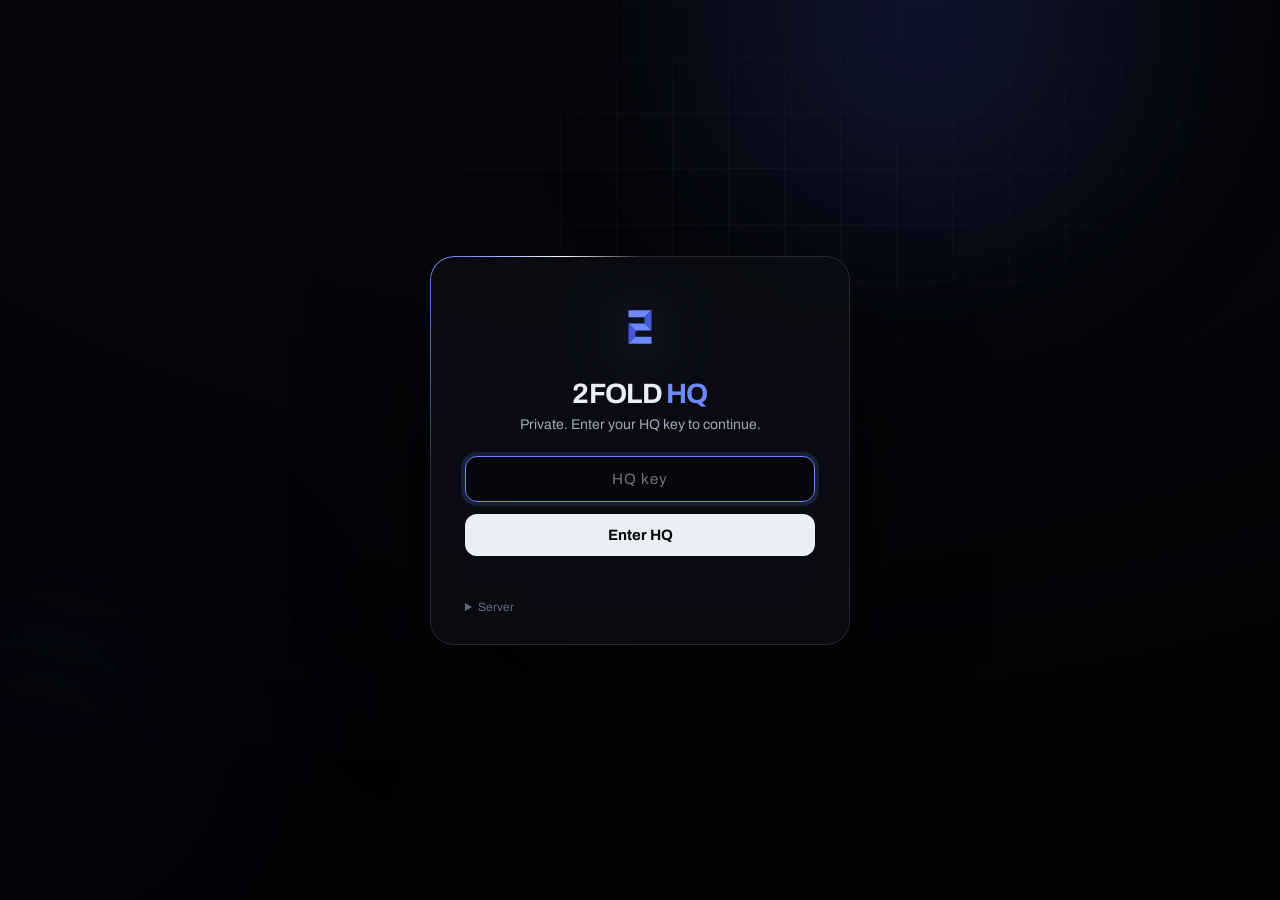
<file: hq/index.html>
<!doctype html>
<html lang="en">
<head>
<meta charset="utf-8">
<meta name="viewport" content="width=device-width,initial-scale=1,viewport-fit=cover">
<meta name="robots" content="noindex,nofollow">
<meta name="theme-color" content="#05060A">
<title>2FOLD HQ</title>
<!-- 2FOLD HQ. This file holds NO business data: everything is loaded after
     login from the private HQ store on the missed-call server (automations/
     missed-call/hq.mjs) with the HQ key. Numbers, leads, cards and charts are
     changed there, so this page only has to be uploaded when its design changes. -->
<link rel="icon" type="image/svg+xml" href="[data-uri]">
<link rel="stylesheet" href="../assets/fonts.css">
<style>
:root{
  --ink:#06070B;--surf:#0C0E15;--card:rgba(13,15,23,.78);--card2:#121520;--raise:#161A27;
  --line:rgba(236,238,245,.065);--line2:rgba(236,238,245,.12);--line3:rgba(236,238,245,.2);
  --paper:#ECEEF5;--dim:#A2A7BA;--faint:#666B80;--mute:#3B3F50;
  --blue:#6E88FF;--blue2:#4259D9;--blue3:#A9B8FF;
  /* chart palette (validated on the dark surface: dataviz check, all pass) */
  --s1:#3987e5;--s2:#d95926;--s3:#199e70;--s4:#c98500;--s5:#d55181;--s6:#0ca30c;--s7:#9085e9;--s8:#e66767;
  /* status (fixed meaning, always with a label) */
  --good:#2FBF71;--warn:#fab219;--serious:#ec835a;--crit:#e5484d;
  --mint:#2FBF71;--pink:#d55181;--amber:#e3a416;--red:#e5484d;--violet:#9085e9;
  --ease:cubic-bezier(.2,.7,.15,1);--spring:cubic-bezier(.34,1.4,.64,1);--r:18px;
  --mono:ui-monospace,'JetBrains Mono','SFMono-Regular',Consolas,monospace;
}
*{box-sizing:border-box;margin:0;padding:0}
html{background:var(--ink);color-scheme:dark}
body{font-family:'Archivo',system-ui,sans-serif;color:var(--paper);background:var(--ink);min-height:100vh;-webkit-font-smoothing:antialiased;overflow-x:hidden;font-size:14px}
button,input,select,textarea{font:inherit;color:inherit}
a{color:inherit}
::selection{background:var(--blue);color:var(--ink)}
::-webkit-scrollbar{width:10px;height:10px}::-webkit-scrollbar-thumb{background:rgba(236,238,245,.09);border-radius:10px;border:2px solid transparent;background-clip:padding-box}
.num{font-variant-numeric:tabular-nums;font-feature-settings:"tnum"}

/* ── background: slow light, fine grid, vignette ── */
.bg{position:fixed;inset:0;z-index:0;pointer-events:none;overflow:hidden}
.bg i{position:absolute;border-radius:50%;filter:blur(110px);will-change:transform}
.bg i:nth-child(1){width:52vw;height:40vw;left:46%;top:-26%;background:radial-gradient(circle,rgba(66,89,217,.55),transparent 64%);opacity:.55;animation:drift1 30s ease-in-out infinite alternate}
.bg i:nth-child(2){width:42vw;height:42vw;left:-18%;top:52%;background:radial-gradient(circle,rgba(43,58,158,.6),transparent 64%);opacity:.4;animation:drift2 36s ease-in-out infinite alternate}
.bg i:nth-child(3){width:28vw;height:28vw;left:38%;top:42%;background:radial-gradient(circle,rgba(25,158,112,.5),transparent 64%);opacity:.12;animation:drift3 42s ease-in-out infinite alternate}
@keyframes drift1{to{transform:translate(-12vw,8vh) scale(1.12)}}
@keyframes drift2{to{transform:translate(16vw,-12vh) scale(1.15)}}
@keyframes drift3{to{transform:translate(-8vw,-16vh) scale(.9)}}
.bg::before{content:"";position:absolute;inset:0;background-image:linear-gradient(rgba(236,238,245,.035) 1px,transparent 1px),linear-gradient(90deg,rgba(236,238,245,.035) 1px,transparent 1px);background-size:56px 56px;-webkit-mask-image:radial-gradient(80% 60% at 60% 20%,#000,transparent 75%);mask-image:radial-gradient(80% 60% at 60% 20%,#000,transparent 75%)}
.bg::after{content:"";position:absolute;inset:0;background:radial-gradient(120% 90% at 50% 0%,transparent 40%,rgba(0,0,0,.55))}

/* ── intro: the logo folds together, the screen folds open ── */
#intro{position:fixed;inset:0;z-index:100;display:none;cursor:pointer;overflow:hidden;background:transparent}
#intro.on{display:block}
#intro .half{position:absolute;left:0;right:0;height:50%;background:#030407;z-index:1;transition:transform .9s cubic-bezier(.76,0,.24,1)}
#intro .half.t{top:0;border-bottom:1px solid rgba(110,136,255,0)}
#intro .half.b{bottom:0}
#intro .half::after{content:"";position:absolute;left:0;right:0;height:1px;background:linear-gradient(90deg,transparent,var(--blue) 30%,#fff 50%,var(--blue) 70%,transparent);opacity:0;box-shadow:0 0 18px 2px rgba(110,136,255,.8)}
#intro .half.t::after{bottom:0}#intro .half.b::after{top:0}
#intro.open .half.t{transform:translateY(-101%)}#intro.open .half.b{transform:translateY(101%)}
#intro.open .half::after{opacity:1;transition:opacity .2s}
#intro .stage{position:absolute;inset:0;z-index:2;display:grid;place-items:center;transition:opacity .35s,transform .9s cubic-bezier(.76,0,.24,1),filter .5s}
#intro.open .stage{opacity:0;transform:scale(1.18);filter:blur(8px)}
#intro .gridfx{position:absolute;inset:-20%;background-image:linear-gradient(rgba(110,136,255,.17) 1px,transparent 1px),linear-gradient(90deg,rgba(110,136,255,.17) 1px,transparent 1px);background-size:64px 64px;transform:perspective(700px) rotateX(62deg) translateY(-8%);transform-origin:50% 100%;-webkit-mask-image:linear-gradient(transparent,#000 45%,transparent);mask-image:linear-gradient(transparent 10%,#000 55%,transparent 95%);opacity:0;animation:gridIn 1.4s .05s var(--ease) forwards,gridRun 2.4s linear infinite}
@keyframes gridIn{to{opacity:1}}
@keyframes gridRun{to{background-position:0 64px,0 0}}
#intro .scan{position:absolute;left:0;right:0;height:120px;top:-120px;background:linear-gradient(transparent,rgba(110,136,255,.10),transparent);animation:scan 2.2s .2s linear infinite}
@keyframes scan{to{top:100%}}
#intro .core{position:relative;display:flex;flex-direction:column;align-items:center}
#intro .logo{width:132px;height:132px;perspective:600px;position:relative}
#intro .logo svg{width:100%;height:100%;overflow:visible}
#intro .seg{transform-box:fill-box;transform-origin:center;opacity:0;animation:fold 1s var(--spring) forwards}
#intro .seg:nth-child(1){--rx:90deg;--ry:0deg;--tx:0px;--ty:-90px;animation-delay:.25s}
#intro .seg:nth-child(2){--rx:0deg;--ry:-90deg;--tx:90px;--ty:-30px;animation-delay:.38s}
#intro .seg:nth-child(3){--rx:-90deg;--ry:0deg;--tx:0px;--ty:20px;animation-delay:.51s}
#intro .seg:nth-child(4){--rx:0deg;--ry:90deg;--tx:-90px;--ty:30px;animation-delay:.64s}
#intro .seg:nth-child(5){--rx:90deg;--ry:0deg;--tx:0px;--ty:90px;animation-delay:.77s}
@keyframes fold{from{opacity:0;transform:translate(var(--tx),var(--ty)) rotateX(var(--rx)) rotateY(var(--ry)) scale(.6)}60%{opacity:1}to{opacity:1;transform:none}}
#intro .halo{position:absolute;left:50%;top:66px;width:340px;height:340px;margin:-170px 0 0 -170px;border-radius:50%;background:radial-gradient(circle,rgba(110,136,255,.45),transparent 62%);filter:blur(16px);opacity:0;animation:halo 1.6s 1s ease-out forwards}
@keyframes halo{35%{opacity:1;transform:scale(1.15)}to{opacity:.35;transform:scale(1)}}
#intro .orbit{position:absolute;left:50%;top:66px;width:230px;height:230px;margin:-115px 0 0 -115px;border-radius:50%;border:1px solid rgba(110,136,255,.18);opacity:0;animation:orbIn .8s 1s forwards,spin2 6s linear infinite}
#intro .orbit::before{content:"";position:absolute;top:-3px;left:50%;width:6px;height:6px;margin-left:-3px;border-radius:50%;background:#fff;box-shadow:0 0 14px 3px var(--blue)}
#intro .orbit.o2{width:300px;height:300px;margin:-150px 0 0 -150px;border-style:dashed;border-color:rgba(236,238,245,.07);animation-duration:.8s,14s;animation-direction:normal,reverse}
@keyframes orbIn{to{opacity:1}}
@keyframes spin2{to{transform:rotate(360deg)}}
#intro h1{margin-top:34px;font-size:40px;letter-spacing:.34em;font-weight:800;padding-left:.34em;font-family:var(--mono);min-height:48px;opacity:0;animation:fadeUp .4s 1s forwards}
#intro h1 b{color:var(--blue)}
#intro .sub{margin-top:8px;font-size:11px;letter-spacing:.55em;color:var(--faint);padding-left:.55em;opacity:0;animation:fadeUp .5s 1.25s forwards}
#intro .boot{margin-top:28px;width:min(360px,80vw);font-family:var(--mono);font-size:11px;color:var(--faint);opacity:0;animation:fadeUp .4s 1.2s forwards}
#intro .boot .row{display:flex;justify-content:space-between;margin-bottom:8px}
#intro .boot .row b{color:var(--paper);font-weight:600}
#intro .boot .bar{height:2px;background:rgba(236,238,245,.08);border-radius:2px;overflow:hidden}
#intro .boot .bar i{display:block;height:100%;width:0;background:linear-gradient(90deg,var(--blue2),var(--blue),#fff);box-shadow:0 0 12px var(--blue);transition:width .35s var(--ease)}
#intro .boot .log{margin-top:10px;height:16px;overflow:hidden;color:var(--dim)}
#intro .skip{position:absolute;right:22px;bottom:18px;z-index:3;font-family:var(--mono);font-size:10px;letter-spacing:.2em;color:var(--mute)}
#intro.open .skip{opacity:0}
@keyframes fadeUp{from{opacity:0;transform:translateY(10px)}to{opacity:1;transform:none}}

/* ── login ── */
#login{position:fixed;inset:0;z-index:50;display:grid;place-items:center;padding:20px}
#login .box{position:relative;width:min(420px,100%);padding:40px 34px 30px;border-radius:24px;background:rgba(12,14,21,.85);border:1px solid var(--line2);backdrop-filter:blur(22px);box-shadow:0 50px 140px -30px rgba(0,0,0,.9);text-align:center;animation:fadeUp .7s var(--ease)}
#login .box::before{content:"";position:absolute;inset:-1px;border-radius:inherit;padding:1px;background:conic-gradient(from var(--a,0deg),transparent 0 72%,var(--blue) 88%,#fff 94%,transparent);-webkit-mask:linear-gradient(#000 0 0) content-box,linear-gradient(#000 0 0);-webkit-mask-composite:xor;mask-composite:exclude;animation:spin 6s linear infinite;pointer-events:none;z-index:0}
#login .box>*{position:relative;z-index:1}
@property --a{syntax:'<angle>';inherits:false;initial-value:0deg}
@keyframes spin{to{--a:360deg}}
#login svg.mark{width:60px;height:60px;filter:drop-shadow(0 8px 30px rgba(110,136,255,.5))}
#login h1{margin-top:18px;font-size:28px;letter-spacing:-.03em}
#login h1 span{color:var(--blue)}
#login p{margin-top:8px;color:var(--dim);font-size:14px}
#login input{margin-top:24px;width:100%;padding:14px 16px;border-radius:12px;border:1px solid var(--line2);background:rgba(0,0,0,.35);font-size:15px;outline:none;text-align:center;letter-spacing:.06em;transition:border-color .2s,box-shadow .2s}
#login input:focus{border-color:var(--blue);box-shadow:0 0 0 4px rgba(110,136,255,.16)}
#login .go{margin-top:12px;width:100%;padding:13px;border:0;border-radius:12px;background:var(--paper);color:var(--ink);font-weight:700;font-size:15px;cursor:pointer;transition:transform .15s,background .2s}
#login .go:hover{background:#fff}
#login .go:active{transform:scale(.98)}
#login .err{margin-top:12px;color:var(--crit);font-size:13px;min-height:18px}
#login details{margin-top:14px;font-size:12px;color:var(--faint);text-align:left}
#login details input{margin-top:8px;padding:10px;font-size:12px;text-align:left;letter-spacing:0}

/* ── shell ── */
#app{position:relative;z-index:1;display:none;min-height:100vh}
#app.on{display:grid;grid-template-columns:236px 1fr}
#app.reveal main>*{animation:enter .9s var(--ease) both}
#app.reveal aside{animation:slideIn .8s var(--ease) both}
@keyframes slideIn{from{opacity:0;transform:translateX(-24px)}to{opacity:1;transform:none}}
@keyframes enter{from{opacity:0;transform:translateY(22px)}to{opacity:1;transform:none}}
aside{position:sticky;top:0;height:100vh;padding:20px 14px;border-right:1px solid var(--line);background:rgba(7,8,12,.72);backdrop-filter:blur(18px);display:flex;flex-direction:column;gap:4px}
.brand{display:flex;align-items:center;gap:11px;padding:2px 8px 18px}
.brand svg{width:32px;height:32px;filter:drop-shadow(0 4px 14px rgba(110,136,255,.45))}
.brand b{font-size:16px;letter-spacing:.02em}
.brand small{display:block;font-size:9.5px;letter-spacing:.28em;color:var(--faint);margin-top:3px;font-family:var(--mono)}
.clock{margin:0 4px 14px;padding:12px 14px;border-radius:12px;border:1px solid var(--line);background:rgba(255,255,255,.015)}
.clock b{font-size:24px;letter-spacing:-.02em;font-weight:700;font-family:var(--mono)}
.clock b span{color:var(--blue);animation:blink 1s steps(2) infinite}
@keyframes blink{50%{opacity:.2}}
.clock small{display:block;font-size:10px;color:var(--faint);letter-spacing:.14em;margin-top:3px;font-family:var(--mono)}
nav.side{position:relative}
nav.side a{display:flex;align-items:center;gap:11px;padding:9px 12px;border-radius:10px;color:var(--dim);text-decoration:none;font-size:14px;font-weight:500;transition:color .2s,background .2s;position:relative;z-index:1}
nav.side a svg{width:17px;height:17px;flex:none;transition:transform .3s var(--spring)}
nav.side a:hover{color:var(--paper);background:rgba(236,238,245,.035)}
nav.side a:hover svg{transform:scale(1.1)}
nav.side a.on{color:var(--paper)}
nav.side a.on svg{color:var(--blue3)}
nav.side .pill-bg{position:absolute;left:0;right:0;height:38px;border-radius:10px;background:rgba(236,238,245,.06);border:1px solid var(--line2);transition:top .45s var(--spring);z-index:0}
nav.side .pill-bg::before{content:"";position:absolute;left:-14px;top:9px;bottom:9px;width:3px;border-radius:3px;background:var(--blue);box-shadow:0 0 12px var(--blue)}
nav.side a .badge{margin-left:auto;font-size:10.5px;min-width:20px;text-align:center;padding:2px 7px;border-radius:999px;background:rgba(213,81,129,.16);color:#F08AB0;font-family:var(--mono)}
.side-foot{margin-top:auto;padding:12px;border-radius:12px;border:1px solid var(--line);background:rgba(255,255,255,.015);font-size:12px;color:var(--dim)}
.side-foot .row{display:flex;align-items:center;gap:8px}
.dot{width:7px;height:7px;border-radius:50%;background:var(--good);box-shadow:0 0 8px var(--good);flex:none;position:relative}
.dot.live::after{content:"";position:absolute;inset:-4px;border-radius:50%;border:1.5px solid currentColor;opacity:0;animation:ping 2s ease-out infinite}
.dot.live{color:var(--good)}
@keyframes ping{0%{opacity:.8;transform:scale(.6)}100%{opacity:0;transform:scale(2.2)}}
.dot.off{background:var(--crit);box-shadow:0 0 8px var(--crit)}
.side-foot button{margin-top:8px;width:100%;padding:7px;border-radius:9px;border:1px solid var(--line2);background:transparent;color:var(--dim);cursor:pointer;font-size:12px;transition:all .2s}
.side-foot button:hover{color:var(--paper);border-color:var(--line3);background:rgba(236,238,245,.04)}

main{min-width:0;padding:24px 32px 90px;max-width:1500px}
.top{display:flex;align-items:center;gap:12px;margin-bottom:22px;padding-bottom:18px;border-bottom:1px solid var(--line)}
.top h2{font-size:26px;letter-spacing:-.03em;font-weight:700}
.top .sub{color:var(--faint);font-size:12.5px;margin-top:4px;font-family:var(--mono);letter-spacing:.02em}
.top .grow{flex:1}
.btn{display:inline-flex;align-items:center;gap:8px;padding:9px 15px;border-radius:10px;border:1px solid var(--line2);background:rgba(236,238,245,.03);cursor:pointer;font-size:13px;font-weight:600;transition:transform .15s,border-color .2s,background .2s;white-space:nowrap}
.btn:hover{border-color:var(--line3);background:rgba(236,238,245,.06)}
.btn:active{transform:scale(.97)}
.btn.primary{border:0;background:var(--paper);color:var(--ink)}
.btn.primary:hover{background:#fff}
.btn.sm{padding:5px 9px;font-size:12px;border-radius:8px}
.kbd{font-size:10.5px;padding:2px 6px;border-radius:5px;border:1px solid var(--line2);color:var(--faint);font-family:var(--mono)}
#view{animation:pageIn .5s var(--ease)}
#view.swap{animation:none}
@keyframes pageIn{from{opacity:0;transform:translateY(10px)}to{opacity:1;transform:none}}

/* ── cards ── */
.grid{display:grid;gap:14px}
.g6{grid-template-columns:repeat(6,1fr)}.g4{grid-template-columns:repeat(4,1fr)}.g3{grid-template-columns:repeat(3,1fr)}.g2{grid-template-columns:repeat(2,1fr)}
.span2{grid-column:span 2}.span3{grid-column:span 3}.span4{grid-column:span 4}.span6{grid-column:1/-1}
.mt{margin-top:14px}
.card{--mx:50%;--my:50%;position:relative;border-radius:var(--r);background:linear-gradient(180deg,rgba(22,26,39,.72),rgba(12,14,21,.78));border:1px solid var(--line);padding:18px 20px;backdrop-filter:blur(14px);overflow:hidden;animation:rise .7s var(--ease) both;animation-delay:calc(var(--i,0) * 45ms);transition:border-color .3s,box-shadow .3s;box-shadow:inset 0 1px 0 rgba(255,255,255,.04)}
.card::before{content:"";position:absolute;left:0;right:0;top:0;height:1px;background:linear-gradient(90deg,transparent,rgba(169,184,255,.35),transparent);opacity:.5;pointer-events:none}
.card::after{content:"";position:absolute;inset:0;border-radius:inherit;pointer-events:none;background:radial-gradient(380px circle at var(--mx) var(--my),rgba(110,136,255,.07),transparent 45%);opacity:0;transition:opacity .3s}
.card:hover{border-color:var(--line2)}
.card:hover::after{opacity:1}
@keyframes rise{from{opacity:0;transform:translateY(12px)}to{opacity:1;transform:none}}
.card h3{font-size:11px;font-weight:600;letter-spacing:.13em;text-transform:uppercase;color:var(--dim);display:flex;align-items:center;gap:8px;position:relative;z-index:1;font-family:var(--mono)}
.card h3 .r{margin-left:auto;text-transform:none;letter-spacing:0;font-weight:500;color:var(--faint);font-size:11.5px}
.kpi{min-height:132px}
.kpi h3{padding-right:40px;display:block;line-height:1.4;min-height:2.8em}
.kpi .v{white-space:nowrap;margin-top:12px;font-size:clamp(24px,2.3vw,32px);font-weight:700;letter-spacing:-.035em;line-height:1;position:relative;z-index:1}
.kpi .v small{font-size:13px;color:var(--faint);font-weight:500;letter-spacing:0;margin-left:5px}
.kpi .d{margin-top:9px;font-size:12px;color:var(--dim);display:flex;align-items:center;gap:6px;position:relative;z-index:1}
.kpi:has(.spark) .d{max-width:calc(100% - 96px)}
.kpi .d .up{color:var(--good);font-weight:600}
.kpi .spark{position:absolute;right:14px;bottom:14px;width:88px;height:34px}
.kpi .ic{position:absolute;right:14px;top:14px;width:30px;height:30px;border-radius:9px;display:grid;place-items:center;background:rgba(236,238,245,.05);border:1px solid var(--line);color:var(--dim);transition:transform .4s var(--spring),color .3s}
.kpi:hover .ic{transform:rotate(-8deg) scale(1.08);color:var(--paper)}
.kpi .ic svg{width:15px;height:15px}
.chart{width:100%;display:block;overflow:visible;position:relative;z-index:1;touch-action:pan-y}
.chart text{font-family:var(--mono)}
.legend{display:flex;gap:16px;flex-wrap:wrap;margin-top:12px;font-size:12px;color:var(--dim);position:relative;z-index:1}
.legend i{display:inline-block;width:10px;height:10px;border-radius:3px;margin-right:7px;vertical-align:-1px}
.empty{padding:26px 10px;text-align:center;color:var(--faint);font-size:13px;position:relative;z-index:1}
.tip{position:fixed;z-index:80;pointer-events:none;padding:10px 12px;border-radius:10px;background:rgba(8,9,14,.94);backdrop-filter:blur(10px);border:1px solid var(--line2);font-size:12px;line-height:1.55;box-shadow:0 16px 40px rgba(0,0,0,.6);opacity:0;transform:translateY(4px);transition:opacity .12s,transform .12s;white-space:nowrap;min-width:120px}
.tip.on{opacity:1;transform:none}
.tip b{color:var(--paper);font-weight:600}.tip span{color:var(--dim)}
.tip .tr{display:flex;align-items:center;gap:8px;justify-content:space-between}
.tip .tr i{width:8px;height:8px;border-radius:2px;flex:none}
.tip .tr em{font-style:normal;margin-left:auto;padding-left:14px;font-family:var(--mono);color:var(--paper)}
.tip .th{font-family:var(--mono);font-size:11px;color:var(--faint);margin-bottom:4px;letter-spacing:.04em}
.stat-row{display:flex;gap:22px;flex-wrap:wrap;margin-top:12px;position:relative;z-index:1}
.stat-row div small{display:block;font-size:10.5px;letter-spacing:.12em;color:var(--faint);font-family:var(--mono);text-transform:uppercase}
.stat-row div b{display:block;margin-top:4px;font-size:20px;letter-spacing:-.02em}

/* ── lists / tables ── */
.list{margin-top:12px;display:flex;flex-direction:column;gap:2px;position:relative;z-index:1}
.li{display:flex;align-items:center;gap:12px;padding:9px 10px;border-radius:10px;transition:background .15s}
.li:hover{background:rgba(236,238,245,.035)}
.li .t{flex:1;min-width:0}
.li .t b{display:block;font-size:13.5px;font-weight:600;white-space:nowrap;overflow:hidden;text-overflow:ellipsis}
.li .t small{display:block;margin-top:2px;font-size:12px;color:var(--dim);white-space:nowrap;overflow:hidden;text-overflow:ellipsis}
.pill{font-size:10.5px;font-weight:600;padding:3px 9px;border-radius:999px;border:1px solid var(--line2);color:var(--dim);white-space:nowrap;text-decoration:none;font-family:var(--mono);letter-spacing:.02em}
.pill.mint{color:#5FD99A;border-color:rgba(47,191,113,.35);background:rgba(47,191,113,.08)}
.pill.blue{color:var(--blue3);border-color:rgba(110,136,255,.35);background:rgba(110,136,255,.08)}
.pill.amber{color:#F2C14E;border-color:rgba(250,178,25,.32);background:rgba(250,178,25,.07)}
.pill.red{color:#FF8589;border-color:rgba(229,72,77,.35);background:rgba(229,72,77,.08)}
.pill.pink{color:#F08AB0;border-color:rgba(213,81,129,.35);background:rgba(213,81,129,.08)}
table{width:100%;border-collapse:collapse;margin-top:12px;font-size:13px;position:relative;z-index:1}
th{text-align:left;font-size:10.5px;letter-spacing:.12em;text-transform:uppercase;color:var(--faint);font-weight:600;padding:8px 10px;border-bottom:1px solid var(--line);font-family:var(--mono)}
td{padding:10px;border-bottom:1px solid var(--line);vertical-align:middle}
tr:hover td{background:rgba(236,238,245,.02)}
td.amt{text-align:right;font-weight:600;font-family:var(--mono)}
.check{width:20px;height:20px;border-radius:6px;border:1.5px solid var(--faint);display:grid;place-items:center;cursor:pointer;flex:none;background:transparent;transition:all .25s var(--spring)}
.check:hover{border-color:var(--good);transform:scale(1.08)}
.check.on{background:var(--good);border-color:var(--good);box-shadow:0 0 14px rgba(47,191,113,.5)}
.check.on::after{content:"";width:9px;height:5px;border-left:2.2px solid #06070B;border-bottom:2.2px solid #06070B;transform:rotate(-45deg) translate(1px,-1px)}
.done .t b{color:var(--faint);text-decoration:line-through}
.bar-in{height:6px;border-radius:999px;background:rgba(236,238,245,.06);overflow:hidden;position:relative}
.bar-in i{display:block;height:100%;border-radius:999px;background:var(--s1);animation:fill 1.2s var(--ease) both;position:relative;overflow:hidden}
.bar-in i::after{content:"";position:absolute;inset:0;background:linear-gradient(90deg,transparent,rgba(255,255,255,.35),transparent);transform:translateX(-100%);animation:shine 3s 1.2s ease-in-out infinite}
@keyframes fill{from{width:0!important}}
@keyframes shine{60%,100%{transform:translateX(100%)}}

/* ── forms ── */
.form{display:grid;gap:10px;margin-top:12px;position:relative;z-index:1}
.form .row{display:grid;gap:10px;grid-template-columns:1fr 1fr}
.form label{font-size:11px;color:var(--dim);display:flex;flex-direction:column;gap:5px;font-family:var(--mono);letter-spacing:.04em}
.form input,.form select,.form textarea{padding:9px 11px;border-radius:9px;border:1px solid var(--line2);background:rgba(0,0,0,.3);outline:none;font-size:13.5px;font-family:'Archivo',sans-serif;letter-spacing:0;transition:border-color .2s,box-shadow .2s}
.form input:focus,.form select:focus,.form textarea:focus{border-color:var(--blue);box-shadow:0 0 0 3px rgba(110,136,255,.14)}
.form textarea{min-height:70px;resize:vertical}
.seg{display:inline-flex;padding:3px;border-radius:10px;border:1px solid var(--line2);background:rgba(0,0,0,.25);flex-wrap:wrap}
.seg button{padding:6px 12px;border:0;border-radius:7px;background:transparent;color:var(--dim);cursor:pointer;font-size:12.5px;font-weight:600;transition:all .2s}
.seg button:hover{color:var(--paper)}
.seg button.on{background:rgba(236,238,245,.1);color:var(--paper);box-shadow:0 0 0 1px var(--line2) inset}

/* ── kanban ── */
.kanban{display:grid;grid-template-columns:repeat(6,minmax(165px,1fr));gap:12px;overflow-x:auto;padding-bottom:10px}
.col{border-radius:16px;border:1px solid var(--line);background:rgba(12,14,21,.6);padding:12px;min-height:220px;transition:border-color .2s,background .2s;animation:rise .6s var(--ease) both;animation-delay:calc(var(--i,0) * 50ms)}
.col.over{border-color:var(--blue);background:rgba(110,136,255,.06)}
.col h4{display:flex;align-items:center;gap:8px;font-size:10.5px;letter-spacing:.12em;text-transform:uppercase;color:var(--dim);padding:4px 4px 10px;font-family:var(--mono)}
.col h4 i{width:8px;height:8px;border-radius:2px}
.col h4 span{margin-left:auto;color:var(--faint);letter-spacing:0}
.deal{position:relative;padding:12px 13px;border-radius:12px;background:var(--card2);border:1px solid var(--line);margin-bottom:8px;cursor:grab;transition:transform .2s var(--ease),border-color .2s,box-shadow .2s;overflow:hidden}
.deal::before{content:"";position:absolute;left:0;top:0;bottom:0;width:3px;background:var(--sc,#6E88FF)}
.deal:hover{border-color:var(--line2);transform:translateY(-2px);box-shadow:0 14px 30px -14px rgba(0,0,0,.8)}
.deal.dragging{opacity:.4}
.deal b{font-size:13.5px;display:block}
.deal small{display:block;color:var(--dim);font-size:11.5px;margin-top:3px}
.deal .meta{display:flex;align-items:center;gap:6px;margin-top:9px;flex-wrap:wrap}
.deal .sig{margin-top:8px;font-size:11.5px;color:#F2C14E}

/* ── modal, palette, toast ── */
.veil{position:fixed;inset:0;z-index:60;background:rgba(3,4,8,.66);backdrop-filter:blur(8px);display:none;align-items:flex-start;justify-content:center;padding:10vh 16px}
.veil.on{display:flex;animation:fadeUp .25s}
.modal{width:min(520px,100%);border-radius:18px;background:#0C0E15;border:1px solid var(--line2);padding:22px;box-shadow:0 40px 120px rgba(0,0,0,.8);animation:pop .35s var(--spring)}
@keyframes pop{from{opacity:0;transform:scale(.95) translateY(10px)}to{opacity:1;transform:none}}
.modal h3{font-size:17px;letter-spacing:-.02em}
.modal .actions{display:flex;justify-content:flex-end;gap:8px;margin-top:16px}
#palette input{width:100%;padding:13px 15px;border-radius:12px;border:1px solid var(--line2);background:rgba(0,0,0,.35);outline:none;font-size:15px}
#palette .opts{margin-top:10px;max-height:50vh;overflow:auto}
#palette .opt{padding:10px 12px;border-radius:9px;cursor:pointer;display:flex;gap:10px;align-items:center;font-size:14px;color:var(--dim)}
#palette .opt.on,#palette .opt:hover{background:rgba(236,238,245,.07);color:var(--paper)}
#toast{position:fixed;left:50%;bottom:28px;z-index:90;transform:translate(-50%,20px) scale(.96);opacity:0;transition:all .35s var(--spring);padding:11px 18px;border-radius:12px;background:#10131C;border:1px solid var(--line2);font-size:13.5px;box-shadow:0 20px 50px rgba(0,0,0,.6)}
#toast.on{opacity:1;transform:translate(-50%,0) scale(1)}

/* ── hero ── */
.hero{display:flex;align-items:flex-end;gap:18px;margin-bottom:20px;flex-wrap:wrap}
.hero h1{font-size:38px;letter-spacing:-.04em;line-height:1.05}
.hero h1 em{font-style:normal;background:linear-gradient(100deg,#fff,var(--blue3) 40%,var(--blue) 60%,#fff);background-size:220% 100%;-webkit-background-clip:text;background-clip:text;color:transparent;animation:sheen 7s linear infinite}
@keyframes sheen{to{background-position:-220% 0}}
.hero p{color:var(--dim);font-size:14px;margin-top:8px}
.ticker{display:flex;gap:8px;flex-wrap:wrap;margin-top:12px}
.ring-wrap{display:flex;align-items:center;gap:18px;margin-top:12px;position:relative;z-index:1}
.cd{display:flex;gap:6px;margin-top:6px}
.cd div{text-align:center;min-width:48px;padding:8px 6px;border-radius:10px;background:rgba(0,0,0,.3);border:1px solid var(--line)}
.cd b{display:block;font-size:19px;font-weight:700;letter-spacing:-.02em;font-family:var(--mono)}
.cd span{display:block;font-size:9px;letter-spacing:.14em;color:var(--faint);margin-top:2px;font-family:var(--mono)}

@media (max-width:1350px){.g6{grid-template-columns:repeat(3,1fr)}}
@media (max-width:1000px){
  #app.on{grid-template-columns:1fr}
  aside{position:fixed;bottom:0;top:auto;left:0;right:0;height:auto;z-index:40;flex-direction:row;padding:6px 6px calc(6px + env(safe-area-inset-bottom));border-right:0;border-top:1px solid var(--line);overflow-x:auto;background:rgba(7,8,12,.92)}
  aside{scrollbar-width:none}aside::-webkit-scrollbar{display:none}
  .brand,.side-foot,.clock{display:none}
  nav.side{display:flex;gap:2px}
  nav.side .pill-bg{display:none}
  nav.side a{flex-direction:column;gap:4px;font-size:10.5px;padding:8px 10px}
  nav.side a.on{background:rgba(236,238,245,.07)}
  nav.side a .badge{display:none}
  main{padding:16px 16px 100px}
  .g4,.g3,.g2{grid-template-columns:1fr}.g6{grid-template-columns:repeat(2,1fr)}
  .span2,.span3,.span4{grid-column:auto}
  .top h2{font-size:22px}.hero h1{font-size:28px}
  .top .hide-m{display:none}
  .kpi .v{font-size:26px}.kpi .spark{display:none}.kpi .d{max-width:100%}
  #intro h1{font-size:28px}
}
@media (prefers-reduced-motion:reduce){*,*::before,*::after{animation:none!important;transition:none!important}}
</style>
</head>
<body>
<div class="bg"><i></i><i></i><i></i></div>

<div id="intro"><div class="half t"></div><div class="half b"></div>
  <div class="stage"><div class="gridfx"></div><div class="scan"></div>
    <div class="core"><div class="halo"></div><div class="orbit"></div><div class="orbit o2"></div>
      <div class="logo"><svg viewBox="0 0 100 100"><path class="seg" d="M30.87 22 L69.13 22 L57.47 33.67 L30.87 33.67 Z" fill="#6E88FF"/><path class="seg" d="M69.13 22 L69.13 55.83 L57.47 44.17 L57.47 33.67 Z" fill="#4259D9"/><path class="seg" d="M57.47 44.17 L69.13 55.83 L42.53 55.83 L30.87 44.17 Z" fill="#6E88FF"/><path class="seg" d="M30.87 44.17 L42.53 55.83 L42.53 66.33 L30.87 78 Z" fill="#4259D9"/><path class="seg" d="M42.53 66.33 L69.13 66.33 L69.13 78 L30.87 78 Z" fill="#6E88FF"/></svg></div>
      <h1 id="introTitle"></h1><div class="sub">COMMAND CENTER</div>
      <div class="boot"><div class="row"><span id="introStep">BOOT SEQUENCE</span><b id="introPct" class="num">000%</b></div><div class="bar"><i id="introBar"></i></div><div class="log" id="introLog"></div></div>
    </div></div>
  <div class="skip">CLICK TO SKIP</div></div>

<div id="login">
  <form class="box" id="loginForm" autocomplete="off">
    <svg class="mark" viewBox="0 0 100 100"><path d="M30.87 22 L69.13 22 L57.47 33.67 L30.87 33.67 Z" fill="#6E88FF"/><path d="M69.13 22 L69.13 55.83 L57.47 44.17 L57.47 33.67 Z" fill="#4259D9"/><path d="M57.47 44.17 L69.13 55.83 L42.53 55.83 L30.87 44.17 Z" fill="#6E88FF"/><path d="M30.87 44.17 L42.53 55.83 L42.53 66.33 L30.87 78 Z" fill="#4259D9"/><path d="M42.53 66.33 L69.13 66.33 L69.13 78 L30.87 78 Z" fill="#6E88FF"/></svg>
    <h1>2FOLD <span>HQ</span></h1>
    <p>Private. Enter your HQ key to continue.</p>
    <input id="keyIn" type="password" placeholder="HQ key" autocomplete="current-password">
    <button class="go" type="submit">Enter HQ</button>
    <div class="err" id="loginErr"></div>
    <details><summary>Server</summary><input id="apiIn" type="text" spellcheck="false"></details>
  </form>
</div>

<div id="app">
  <aside>
    <div class="brand">
      <svg viewBox="0 0 100 100"><path d="M30.87 22 L69.13 22 L57.47 33.67 L30.87 33.67 Z" fill="#6E88FF"/><path d="M69.13 22 L69.13 55.83 L57.47 44.17 L57.47 33.67 Z" fill="#4259D9"/><path d="M57.47 44.17 L69.13 55.83 L42.53 55.83 L30.87 44.17 Z" fill="#6E88FF"/><path d="M30.87 44.17 L42.53 55.83 L42.53 66.33 L30.87 78 Z" fill="#4259D9"/><path d="M42.53 66.33 L69.13 66.33 L69.13 78 L30.87 78 Z" fill="#6E88FF"/></svg>
      <div><b>2FOLD HQ</b><small>COMMAND CENTER</small></div>
    </div>
    <div class="clock"><b class="num" id="clockT">--<span>:</span>--</b><small>RĪGA · <span id="clockD"></span></small></div>
    <nav class="side" id="nav"></nav>
    <div class="side-foot">
      <div class="row"><span class="dot live" id="syncDot"></span><span id="syncTxt">Connecting…</span></div>
      <button id="refreshBtn">Refresh now</button>
      <button id="logoutBtn">Log out</button>
    </div>
  </aside>
  <main>
    <div class="top">
      <div><h2 id="pageTitle">Overview</h2><div class="sub" id="pageSub"></div></div>
      <div class="grow"></div>
      <button class="btn hide-m" id="palBtn">Search <span class="kbd">Ctrl K</span></button>
      <button class="btn primary" id="addBtn">+ Add</button>
    </div>
    <div id="view"></div>
  </main>
</div>

<div class="veil" id="modalVeil"><div class="modal" id="modal"></div></div>
<div class="veil" id="palVeil"><div class="modal" id="palette"><input id="palIn" placeholder="Jump to… or type an action (task, money, deal)"><div class="opts" id="palOpts"></div></div></div>
<div class="tip" id="tip"></div>
<div id="toast"></div>

<script>
(() => {
'use strict';
/* ═════════ data layer ═════════ */
const DEFAULT_API = 'https://missed-call-production-1689.up.railway.app';
const ls = { get: k => { try { return localStorage.getItem(k); } catch (e) { return null; } }, set: (k, v) => { try { v == null ? localStorage.removeItem(k) : localStorage.setItem(k, v); } catch (e) {} } };
const ss = { get: k => { try { return sessionStorage.getItem(k); } catch (e) { return null; } }, set: (k, v) => { try { sessionStorage.setItem(k, v); } catch (e) {} } };
let API = ls.get('hq-api') || DEFAULT_API, KEY = ls.get('hq-key') || '';
let S = { cols: {}, live: { pages: [], pageDays: {}, callDays: {} }, now: null }, lastSync = 0, page = ls.get('hq-page') || 'overview', lastPage = '';
const REDUCE = matchMedia('(prefers-reduced-motion: reduce)').matches;

async function api(path, method = 'GET', body) {
  const r = await fetch(API + path, { method, headers: { 'content-type': 'application/json', 'x-hq-key': KEY }, body: body ? JSON.stringify(body) : undefined, cache: 'no-store' });
  const j = await r.json().catch(() => ({}));
  if (!r.ok) { const e = new Error(j.error || ('HTTP ' + r.status)); e.status = r.status; e.body = j; throw e; }
  return j;
}
async function load(quiet) {
  try {
    const j = await api('/hq/all');
    S = { cols: j.collections || {}, live: j.live || { pages: [], pageDays: {}, callDays: {} }, now: j.now };
    lastSync = Date.now(); setSync(true); render(quiet === 'soft'); return true;
  } catch (e) {
    setSync(false, e.status === 403 ? 'Wrong key' : 'Offline');
    if (e.status === 403) { ls.set('hq-key', null); KEY = ''; showLogin('That key was not accepted.'); }
    else if (!quiet) toast('Could not reach the HQ server');
    return false;
  }
}
const docs = col => Object.entries(S.cols[col] || {}).map(([id, d]) => ({ id, ...d.data, _v: d.v, _at: d.at }));
const doc = (col, id) => { const d = (S.cols[col] || {})[id]; return d ? { id, ...d.data, _v: d.v } : null; };
async function put(col, id, data) { await api(`/hq/c/${col}/${id}`, 'PUT', { data }); await load('soft'); }
async function patch(col, id, data) { await api(`/hq/c/${col}/${id}`, 'PATCH', { data }); await load('soft'); }
async function del(col, id) { await api(`/hq/c/${col}/${id}`, 'DELETE', {}); await load('soft'); }
const uid = p => p + Date.now().toString(36) + Math.random().toString(36).slice(2, 6);

/* ═════════ helpers ═════════ */
const $ = s => document.querySelector(s);
const esc = s => String(s == null ? '' : s).replace(/[&<>"']/g, c => ({ '&': '&amp;', '<': '&lt;', '>': '&gt;', '"': '&quot;', "'": '&#39;' }[c]));
const eur = (n, d = 0) => (n < 0 ? '−' : '') + '€' + Math.abs(+n || 0).toLocaleString('en-US', { minimumFractionDigits: d, maximumFractionDigits: d });
const nf = n => (+n || 0).toLocaleString('en-US');
const today = () => new Date().toLocaleDateString('sv-SE', { timeZone: 'Europe/Riga' });
const addDays = (iso, n) => { const d = new Date(iso + 'T12:00:00Z'); d.setUTCDate(d.getUTCDate() + n); return d.toISOString().slice(0, 10); };
const dayLabel = iso => new Date(iso + 'T12:00:00Z').toLocaleDateString('en-GB', { day: 'numeric', month: 'short' });
const wd = iso => new Date(iso + 'T12:00:00Z').toLocaleDateString('en-GB', { weekday: 'short' });
const ago = t => { if (!t) return ''; const s = (Date.now() - new Date(t)) / 1000; if (s < 60) return 'just now'; if (s < 3600) return Math.floor(s / 60) + ' min ago'; if (s < 86400) return Math.floor(s / 3600) + ' h ago'; return Math.floor(s / 86400) + ' d ago'; };
const rigaTime = t => new Date(t).toLocaleString('en-GB', { timeZone: 'Europe/Riga', day: 'numeric', month: 'short', hour: '2-digit', minute: '2-digit' });
const sum = (a, f = x => x) => a.reduce((s, x) => s + (+f(x) || 0), 0);
function toast(msg) { const t = $('#toast'); t.textContent = msg; t.classList.add('on'); clearTimeout(toast.t); toast.t = setTimeout(() => t.classList.remove('on'), 2200); }
function setSync(ok, why) { $('#syncDot').className = 'dot' + (ok ? ' live' : ' off'); $('#syncTxt').textContent = ok ? 'Synced ' + ago(lastSync) : (why || 'Offline'); }
setInterval(() => { if (lastSync) setSync(true); }, 15000);
function tickClock() {
  const n = new Date(), hm = n.toLocaleTimeString('en-GB', { timeZone: 'Europe/Riga', hour: '2-digit', minute: '2-digit' }).split(':');
  $('#clockT').innerHTML = `${hm[0]}<span>:</span>${hm[1]}`;
  $('#clockD').textContent = n.toLocaleDateString('en-GB', { timeZone: 'Europe/Riga', weekday: 'short', day: 'numeric', month: 'short' }).toUpperCase();
  const cd = $('#cdLive'); if (cd) cd.innerHTML = countdownHTML(cd.dataset.until);
}
setInterval(tickClock, 1000);
function countdownHTML(until) {
  let s = Math.max(0, (new Date(until + 'T23:59:59+02:00') - Date.now()) / 1000);
  const d = Math.floor(s / 86400), h = Math.floor(s % 86400 / 3600), m = Math.floor(s % 3600 / 60), x = Math.floor(s % 60);
  return [[d, 'DAYS'], [h, 'HRS'], [m, 'MIN'], [x, 'SEC']].map(([v, l]) => `<div><b class="num">${String(v).padStart(l === 'DAYS' ? 1 : 2, '0')}</b><span>${l}</span></div>`).join('');
}

const ICON = {
  overview: '<path d="M3 13h8V3H3zM13 21h8V11h-8zM3 21h8v-6H3zM13 3v6h8V3z"/>',
  money: '<circle cx="12" cy="12" r="9"/><path d="M15 9.5a3 3 0 0 0-5.6-.5c-.6 1.6.6 2.6 2.6 3s3.2 1.4 2.6 3A3 3 0 0 1 9 14.5M12 6v1.5M12 16.5V18"/>',
  pipeline: '<path d="M3 5h4v14H3zM10 5h4v9h-4zM17 5h4v5h-4z"/>',
  outreach: '<path d="M4 4h16v12H5.5L4 17.5z"/><path d="M4 7l8 5 8-5"/>',
  calls: '<path d="M6.6 10.8a15 15 0 0 0 6.6 6.6l2.2-2.2a1 1 0 0 1 1-.25 11.4 11.4 0 0 0 3.6.6 1 1 0 0 1 1 1V20a1 1 0 0 1-1 1A17 17 0 0 1 3 4a1 1 0 0 1 1-1h3.5a1 1 0 0 1 1 1c0 1.25.2 2.45.6 3.6a1 1 0 0 1-.25 1z"/>',
  clients: '<circle cx="9" cy="8" r="3.5"/><path d="M2.5 20a6.5 6.5 0 0 1 13 0M16 4.5a3.5 3.5 0 0 1 0 7M21.5 20a6.5 6.5 0 0 0-4-6"/>',
  tasks: '<path d="M9 11l3 3 8-8"/><path d="M20 12v7a2 2 0 0 1-2 2H6a2 2 0 0 1-2-2V5a2 2 0 0 1 2-2h9"/>',
  spark: '<path d="M12 3l2.2 6.8L21 12l-6.8 2.2L12 21l-2.2-6.8L3 12l6.8-2.2z"/>',
  mail: '<path d="M4 4h16v16H4z"/><path d="M4 7l8 6 8-6"/>', eye: '<path d="M2 12s4-7 10-7 10 7 10 7-4 7-10 7S2 12 2 12z"/><circle cx="12" cy="12" r="3"/>',
  fire: '<path d="M12 3c1 3 5 5 5 10a5 5 0 0 1-10 0c0-3 2-4 3-6 0 2 1 3 2 3 0-3-.5-5 0-7z"/>',
  trend: '<path d="M3 17l6-6 4 4 8-8"/><path d="M15 7h6v6"/>',
};
const ico = (n, s = 18) => `<svg width="${s}" height="${s}" viewBox="0 0 24 24" fill="none" stroke="currentColor" stroke-width="1.8" stroke-linecap="round" stroke-linejoin="round">${ICON[n] || ''}</svg>`;

/* ═════════ charts (hand-made SVG, v3: checked palette, crosshair hover) ═════════ */
// Old page colours map onto the checked chart palette, so every caller stays the same.
const PALMAP = { '#6E88FF': '#3987e5', '#3DDC97': '#199e70', '#FF6AD5': '#d55181', '#F5B544': '#c98500', '#A78BFA': '#9085e9', '#A9B8FF': '#7FA6F0', '#FF5A5F': '#e66767' };
const PC = c => PALMAP[String(c || '').toUpperCase()] || PALMAP[c] || c || '#3987e5';
const AX = '#666B80', GRID = 'rgba(236,238,245,.06)', BASE = 'rgba(236,238,245,.16)', SURF = '#0E1019';
const tip = $('#tip');
function bindTips(root) {
  root.querySelectorAll('[data-tip]').forEach(el => {
    el.addEventListener('pointermove', e => { tip.innerHTML = el.dataset.tip; tip.classList.add('on'); const w = tip.offsetWidth, x = e.clientX + 18 + w > innerWidth - 8 ? e.clientX - w - 18 : e.clientX + 18; tip.style.left = Math.max(8, x) + 'px'; tip.style.top = Math.max(8, e.clientY - tip.offsetHeight - 14) + 'px'; });
    el.addEventListener('pointerleave', () => tip.classList.remove('on'));
  });
}
const tipHTML = (head, rows) => `<div class="th">${esc(head)}</div>` + rows.map(r => `<div class="tr">${r.color ? `<i style="background:${r.color}"></i>` : ''}<span>${esc(r.name)}</span><em>${esc(r.val)}</em></div>`).join('');
// "nice" axis: max rounded up to 1/2/2.5/5 x 10^n, 4 steps
function nice(max) {
  max = Math.max(1, max);
  const raw = max / 4, p = Math.pow(10, Math.floor(Math.log10(raw))), f = raw / p;
  const step = (f <= 1 ? 1 : f <= 2 ? 2 : f <= 2.5 ? 2.5 : f <= 5 ? 5 : 10) * p;
  return { step, top: step * 4 };
}
// monotone cubic curve through points (no overshoot)
function curve(pts) {
  const n = pts.length; if (!n) return ''; if (n === 1) return `M${pts[0][0]},${pts[0][1]}`;
  const dx = [], m = [], t = [];
  for (let i = 0; i < n - 1; i++) { dx[i] = pts[i + 1][0] - pts[i][0]; m[i] = (pts[i + 1][1] - pts[i][1]) / (dx[i] || 1); }
  t[0] = m[0]; t[n - 1] = m[n - 2];
  for (let i = 1; i < n - 1; i++) t[i] = m[i - 1] * m[i] <= 0 ? 0 : (m[i - 1] + m[i]) / 2;
  for (let i = 0; i < n - 1; i++) { if (m[i] === 0) { t[i] = t[i + 1] = 0; continue; } const a = t[i] / m[i], b = t[i + 1] / m[i], h = a * a + b * b; if (h > 9) { const k = 3 / Math.sqrt(h); t[i] = k * a * m[i]; t[i + 1] = k * b * m[i]; } }
  let d = `M${pts[0][0]},${pts[0][1]}`;
  for (let i = 0; i < n - 1; i++) { const h = dx[i] / 3; d += ` C${(pts[i][0] + h).toFixed(1)},${(pts[i][1] + h * t[i]).toFixed(1)} ${(pts[i + 1][0] - h).toFixed(1)},${(pts[i + 1][1] - h * t[i + 1]).toFixed(1)} ${pts[i + 1][0]},${pts[i + 1][1]}`; }
  return d;
}
let gid = 0;
const CHARTS = new Map(); let cseq = 0;
function deferChart(fn, o) { const id = 'c' + (++cseq); CHARTS.set(id, { fn, o }); return `<div class="cbox" data-c="${id}" style="height:${o.h || 200}px;position:relative;z-index:1"></div>`; }
function drawCharts(root, again) {
  root.querySelectorAll('.cbox').forEach(el => { const c = CHARTS.get(el.dataset.c); if (!c) return; const W = Math.max(200, Math.round(el.clientWidth)); if (again && +el.dataset.w === W) return; el.dataset.w = W; el.innerHTML = c.fn({ ...c.o, W }); if (again) { el.querySelectorAll('[style*="animation"]').forEach(x => x.style.animation = 'none'); bindTips(el); } });
}
let rsT; addEventListener('resize', () => { clearTimeout(rsT); rsT = setTimeout(() => drawCharts($('#view'), true), 150); });
function grid(W, pl, pr, pt, ih, ticks, fmtTick) {
  let s = '';
  const lo = ticks[0], hi = ticks[ticks.length - 1] - lo || 1;
  ticks.forEach(v => { const y = pt + ih - ih * (v - lo) / hi; s += `<line x1="${pl}" x2="${W - pr}" y1="${y.toFixed(1)}" y2="${y.toFixed(1)}" stroke="${v === 0 ? BASE : GRID}"/><text x="${pl - 10}" y="${(y + 3.5).toFixed(1)}" text-anchor="end" font-size="10" fill="${AX}">${fmtTick(v)}</text>`; });
  return s;
}
const short = v => Math.abs(v) >= 1000 ? (v / 1000).toFixed(v % 1000 ? 1 : 0) + 'k' : String(+(+v).toFixed(1));
// bar with only the top corners rounded (data end), anchored on the baseline
function barPath(x, y, w, h, r) { r = Math.max(0, Math.min(r, w / 2, h)); return `M${x.toFixed(1)},${(y + h).toFixed(1)} V${(y + r).toFixed(1)} Q${x.toFixed(1)},${y.toFixed(1)} ${(x + r).toFixed(1)},${y.toFixed(1)} H${(x + w - r).toFixed(1)} Q${(x + w).toFixed(1)},${y.toFixed(1)} ${(x + w).toFixed(1)},${(y + r).toFixed(1)} V${(y + h).toFixed(1)} Z`; }
const labelEvery = (n, w) => Math.max(1, Math.ceil(n / Math.max(4, Math.floor(w / 52))));

// bars (stacked or side by side) + optional line on the same axis
function barChart(o) { return deferChart(barChartAt, o); }
function barChartAt({ labels, bars, line, h = 220, fmt = nf, stacked = true, W = 800 }) {
  bars = bars.map(b => ({ ...b, color: PC(b.color) })); if (line) line = { ...line, color: PC(line.color) };
  const H = h, pl = 40, pr = 10, pt = 14, pb = 28, iw = W - pl - pr, ih = H - pt - pb, n = labels.length || 1;
  const tot = labels.map((_, i) => stacked ? sum(bars, b => b.values[i]) : Math.max(0, ...bars.map(b => b.values[i] || 0)));
  const { step, top } = nice(Math.max(1, ...tot, ...(line ? line.values : [0])));
  const ticks = [0, step, step * 2, step * 3, top], Y = v => pt + ih - ih * v / top;
  const slot = iw / n, bw = Math.max(3, Math.min(34, slot * .62)), id = 'g' + (++gid), every = labelEvery(n, iw);
  let s = `<svg class="chart" viewBox="0 0 ${W} ${H}" width="${W}" height="${H}" style="height:${h}px"><defs><linearGradient id="${id}l" x1="0" y1="0" x2="0" y2="1"><stop offset="0" stop-color="${line ? line.color : '#fff'}" stop-opacity=".22"/><stop offset="1" stop-color="${line ? line.color : '#fff'}" stop-opacity="0"/></linearGradient></defs>`;
  s += grid(W, pl, pr, pt, ih, ticks, short);
  let cols = '';
  labels.forEach((l, i) => {
    const cx = pl + slot * (i + .5); let y0 = pt + ih, g = '';
    const rows = bars.map(b => ({ name: b.name, color: b.color, val: fmt(b.values[i] || 0) }));
    bars.forEach((b, j) => {
      const v = b.values[i] || 0; if (v <= 0) return;
      let bh = ih * v / top, x, w, y;
      if (stacked) { x = cx - bw / 2; w = bw; const gap = j ? 2 : 0; y = y0 - bh; bh = Math.max(1, bh - gap); y0 -= ih * v / top; }
      else { const k = bars.length, gw = (bw - 2 * (k - 1)) / k; w = Math.max(2, gw); x = cx - bw / 2 + j * (gw + 2); y = pt + ih - bh; }
      const topSeg = stacked ? bars.slice(j + 1).every(bb => !(bb.values[i] > 0)) : true;
      g += `<path class="bar" d="${barPath(x, y, w, bh, topSeg ? 4 : 0)}" fill="${b.color}" style="transform-origin:${cx.toFixed(1)}px ${pt + ih}px;animation:grow .8s ${(.012 * i).toFixed(3)}s var(--ease) both"/>`;
    });
    if (line) rows.push({ name: line.name, color: line.color, val: fmt(line.values[i] || 0) });
    cols += `<g class="colg"><rect class="hl" x="${(pl + slot * i).toFixed(1)}" y="${pt}" width="${slot.toFixed(1)}" height="${ih}" fill="rgba(236,238,245,.045)" rx="4"/>${g}</g>`;
    if (i % every === 0) s += `<text x="${cx.toFixed(1)}" y="${H - 9}" text-anchor="middle" font-size="10" fill="${AX}">${esc(l)}</text>`;
    cols += `<rect class="hit" x="${(pl + slot * i).toFixed(1)}" y="${pt}" width="${slot.toFixed(1)}" height="${ih}" fill="transparent" data-i="${i}" data-tip="${esc(tipHTML(l, rows))}"/>`;
  });
  s += cols;
  if (line) {
    const pts = line.values.map((v, i) => [+(pl + slot * (i + .5)).toFixed(1), +Y(v || 0).toFixed(1)]), d = curve(pts), last = pts[pts.length - 1];
    s += `<path d="${d} L${last[0]},${pt + ih} L${pts[0][0]},${pt + ih} Z" fill="url(#${id}l)" pointer-events="none" style="animation:fade 1s .5s both"/>`;
    s += `<path d="${d}" fill="none" stroke="${SURF}" stroke-width="5" stroke-linecap="round" pointer-events="none"/><path d="${d}" fill="none" stroke="${line.color}" stroke-width="2" stroke-linecap="round" pointer-events="none" style="stroke-dasharray:3000;stroke-dashoffset:3000;animation:draw 1.6s .3s var(--ease) forwards"/>`;
    s += pts.map((p, i) => `<circle class="pt" data-i="${i}" cx="${p[0]}" cy="${p[1]}" r="4" fill="${line.color}" stroke="${SURF}" stroke-width="2" pointer-events="none"/>`).join('');
    s += `<circle cx="${last[0]}" cy="${last[1]}" r="4" fill="${line.color}" stroke="${SURF}" stroke-width="2" pointer-events="none"/>`;
  }
  return s + '</svg>';
}
// lines with soft area fill; vertical crosshair + dots on hover; last value labelled
function areaChart(o) { return deferChart(areaChartAt, o); }
function areaChartAt({ labels, series, h = 200, fmt = eur, W = 800 }) {
  series = series.map(se => ({ ...se, color: PC(se.color) }));
  const H = h, pl = 46, pr = 54, pt = 14, pb = 28, iw = W - pl - pr, ih = H - pt - pb, n = Math.max(labels.length, 2);
  const all = series.flatMap(s => s.values), hiRaw = Math.max(0, ...all), hi = nice(Math.max(1, hiRaw)), loRaw = Math.min(0, ...all);
  const lo = loRaw < 0 ? -nice(-loRaw).top : 0, top = loRaw < 0 && hiRaw <= 0 ? 0 : hi.top;
  const ticks = lo < 0 ? (top === 0 ? [lo, lo * .75, lo / 2, lo / 4, 0] : [lo, lo / 2, 0, top / 2, top]) : [0, hi.step, hi.step * 2, hi.step * 3, top];
  const Y = v => pt + ih - ih * (v - lo) / (top - lo), X = i => pl + iw * i / (n - 1), id = 'a' + (++gid), every = labelEvery(n, iw);
  let s = `<svg class="chart" viewBox="0 0 ${W} ${H}" width="${W}" height="${H}" style="height:${h}px"><defs>`;
  series.forEach((se, j) => s += `<linearGradient id="${id}${j}" x1="0" y1="0" x2="0" y2="1"><stop offset="0" stop-color="${se.color}" stop-opacity="${series.length > 1 ? .14 : .24}"/><stop offset="1" stop-color="${se.color}" stop-opacity="0"/></linearGradient>`);
  s += '</defs>' + grid(W, pl, pr, pt, ih, ticks, short);
  const P = series.map(se => se.values.map((v, i) => [+X(i).toFixed(1), +Y(v).toFixed(1)]));
  series.forEach((se, j) => {
    const pts = P[j], d = curve(pts), last = pts[pts.length - 1];
    s += `<path d="${d} L${last[0]},${Y(Math.max(lo, 0))} L${pts[0][0]},${Y(Math.max(lo, 0))} Z" fill="url(#${id}${j})" style="animation:fade 1s ${.35 + .15 * j}s both" pointer-events="none"/>`;
    s += `<path d="${d}" fill="none" stroke="${SURF}" stroke-width="5" pointer-events="none"/><path d="${d}" fill="none" stroke="${se.color}" stroke-width="2" stroke-linecap="round" pointer-events="none" style="stroke-dasharray:3000;stroke-dashoffset:3000;animation:draw 1.6s ${.15 * j}s var(--ease) forwards"/>`;
    s += `<circle cx="${last[0]}" cy="${last[1]}" r="4" fill="${se.color}" stroke="${SURF}" stroke-width="2" pointer-events="none"/>`;
  });
  // direct labels on the last point (values in text ink, not series colour), nudged apart
  const ends = series.map((se, j) => ({ y: P[j][P[j].length - 1][1], v: se.values[se.values.length - 1] || 0, c: se.color })).sort((a, b) => a.y - b.y);
  for (let k = 1; k < ends.length; k++) if (ends[k].y - ends[k - 1].y < 14) ends[k].y = ends[k - 1].y + 14;
  ends.forEach(e => s += `<text x="${W - pr + 9}" y="${(e.y + 3.5).toFixed(1)}" font-size="10.5" fill="#ECEEF5" font-weight="600">${esc(short(e.v))}</text>`);
  labels.forEach((l, i) => {
    const x = X(i), w = iw / (n - 1);
    const rows = series.map(se => ({ name: se.name, color: se.color, val: fmt(se.values[i] || 0) }));
    s += `<g class="colg"><line class="hl" x1="${x}" x2="${x}" y1="${pt}" y2="${pt + ih}" stroke="rgba(236,238,245,.28)"/>${P.map((pp, j) => `<circle class="hl" cx="${pp[i][0]}" cy="${pp[i][1]}" r="5" fill="${series[j].color}" stroke="${SURF}" stroke-width="2"/>`).join('')}<rect x="${Math.max(pl - 6, x - w / 2).toFixed(1)}" y="${pt}" width="${w.toFixed(1)}" height="${ih}" fill="transparent" data-tip="${esc(tipHTML(l, rows))}"/></g>`;
    if (i % every === 0 || i === labels.length - 1) s += `<text x="${x}" y="${H - 9}" text-anchor="middle" font-size="10" fill="${AX}">${esc(l)}</text>`;
  });
  return s + '</svg>';
}
// ring of parts with 2px gaps; hover lifts a slice
function donut(items, { size = 180, center = '', sub = '' } = {}) {
  items = items.filter(i => i.value > 0).map(i => ({ ...i, color: PC(i.color) }));
  const tot = sum(items, i => i.value) || 1, r = 72, c = 2 * Math.PI * r, id = 'm' + (++gid), gap = items.length > 1 ? 3 : 0; let off = 0;
  let s = `<svg viewBox="0 0 200 200" width="${size}" height="${size}" class="donut" style="flex:none;overflow:visible;position:relative;z-index:1"><defs><mask id="${id}"><circle cx="100" cy="100" r="${r}" fill="none" stroke="#fff" stroke-width="30" stroke-dasharray="${c}" stroke-dashoffset="${c}" transform="rotate(-90 100 100)" style="animation:sweep 1.2s .1s var(--ease) forwards"/></mask></defs><circle cx="100" cy="100" r="${r}" fill="none" stroke="rgba(236,238,245,.05)" stroke-width="16"/><g mask="url(#${id})">`;
  items.forEach(it => {
    const len = c * it.value / tot;
    s += `<circle class="slice" cx="100" cy="100" r="${r}" fill="none" stroke="${it.color}" stroke-width="16" stroke-dasharray="${Math.max(.5, len - gap)} ${c - len + gap}" stroke-dashoffset="${-off}" transform="rotate(-90 100 100)" data-tip="${esc(tipHTML(it.label, [{ name: 'Amount', color: it.color, val: it.fmt || nf(it.value) }, { name: 'Share', val: Math.round(100 * it.value / tot) + '%' }]))}"/>`;
    off += len;
  });
  return s + `</g><text x="100" y="99" text-anchor="middle" font-size="24" font-weight="700" fill="#ECEEF5" style="font-family:'Archivo',sans-serif">${esc(center)}</text><text x="100" y="119" text-anchor="middle" font-size="10" fill="#A2A7BA" letter-spacing="1.2">${esc(String(sub).toUpperCase())}</text></svg>`;
}
// progress ring
function ring(p, { size = 124, color = '#6E88FF', label = '' } = {}) {
  color = PC(color);
  const r = 50, c = 2 * Math.PI * r, len = c * Math.max(0, Math.min(1, p)), ticks = Array.from({ length: 40 }, (_, i) => { const a = i / 40 * 2 * Math.PI - Math.PI / 2; return `<line x1="${(60 + 58 * Math.cos(a)).toFixed(1)}" y1="${(60 + 58 * Math.sin(a)).toFixed(1)}" x2="${(60 + (i % 5 ? 56 : 54) * Math.cos(a)).toFixed(1)}" y2="${(60 + (i % 5 ? 56 : 54) * Math.sin(a)).toFixed(1)}" stroke="rgba(236,238,245,${i % 5 ? .1 : .22})"/>`; }).join('');
  return `<svg viewBox="0 0 120 120" width="${size}" height="${size}" style="flex:none;overflow:visible">${ticks}
  <circle cx="60" cy="60" r="${r}" fill="none" stroke="rgba(236,238,245,.06)" stroke-width="8"/>
  <circle cx="60" cy="60" r="${r}" fill="none" stroke="${color}" stroke-width="8" stroke-linecap="round" stroke-dasharray="${Math.max(.01, len)} ${c}" transform="rotate(-90 60 60)" style="stroke-dashoffset:${len};animation:ringIn 1.3s .2s var(--ease) forwards"/>
  <text x="60" y="66" text-anchor="middle" font-size="19" font-weight="700" fill="#ECEEF5" style="font-family:'Archivo',sans-serif">${esc(label)}</text></svg>`;
}
function spark(vals, color = '#6E88FF') {
  color = PC(color);
  if (!vals.length || !vals.some(v => v)) return '';
  const max = Math.max(1, ...vals), pts = vals.map((v, i) => [+(2 + i * 84 / Math.max(1, vals.length - 1)).toFixed(1), +(31 - 27 * v / max).toFixed(1)]), id = 's' + (++gid), d = curve(pts), last = pts[pts.length - 1];
  return `<svg class="spark" viewBox="0 0 90 34"><defs><linearGradient id="${id}" x1="0" y1="0" x2="0" y2="1"><stop offset="0" stop-color="${color}" stop-opacity=".25"/><stop offset="1" stop-color="${color}" stop-opacity="0"/></linearGradient></defs><path d="${d} L${last[0]},34 L${pts[0][0]},34 Z" fill="url(#${id})"/><path d="${d}" fill="none" stroke="${color}" stroke-width="1.6" style="stroke-dasharray:400;stroke-dashoffset:400;animation:draw 1.4s .3s var(--ease) forwards"/><circle cx="${last[0]}" cy="${last[1]}" r="2.6" fill="${color}" stroke="${SURF}" stroke-width="1.5"/></svg>`;
}
// funnel: one hue (it is one ordered quantity), step-to-step rate on the right
function funnel(steps) {
  const max = Math.max(1, ...steps.map(s => s.value));
  return '<div class="list" style="gap:12px">' + steps.map((s, i) => {
    const w = Math.max(1.2, 100 * s.value / max), prev = i ? steps[i - 1].value : 0, rate = i && prev ? Math.round(100 * s.value / prev) + '%' : '';
    return `<div data-tip="${esc(tipHTML(s.label, [{ name: 'Count', color: '#3987e5', val: nf(s.value) }].concat(rate ? [{ name: 'Of previous step', val: rate }] : [])))}"><div style="display:flex;justify-content:space-between;font-size:12.5px;margin-bottom:6px"><span style="color:var(--dim)">${esc(s.label)}</span><span class="num"><b>${nf(s.value)}</b>${rate ? `<span style="color:var(--faint);margin-left:8px;font-family:var(--mono);font-size:11px">${rate}</span>` : ''}</span></div><div class="bar-in"><i style="width:${w}%;background:#3987e5;opacity:${(1 - i * .09).toFixed(2)};animation-delay:${.08 * i}s"></i></div></div>`;
  }).join('') + '</div>';
}
// ranked horizontal bars (for "where the money goes", one hue, value labelled)
function hbars(items, { fmt = nf, color = '#3987e5' } = {}) {
  const max = Math.max(1e-9, ...items.map(i => i.value));
  return '<div class="list" style="gap:11px">' + items.map((it, i) => `<div data-tip="${esc(tipHTML(it.label, [{ name: 'Amount', color: PC(it.color || color), val: fmt(it.value) }].concat(it.sub ? [{ name: it.sub, val: '' }] : [])))}"><div style="display:flex;justify-content:space-between;gap:10px;font-size:13px;margin-bottom:6px"><span style="min-width:0;overflow:hidden;text-overflow:ellipsis;white-space:nowrap">${esc(it.label)}${it.sub ? `<span style="color:var(--faint);font-size:11.5px;margin-left:8px">${esc(it.sub)}</span>` : ''}</span><b class="num" style="font-family:var(--mono);font-size:12.5px">${esc(fmt(it.value))}</b></div><div class="bar-in" style="height:8px;border-radius:3px"><i style="width:${Math.max(1.5, 100 * it.value / max)}%;border-radius:3px;background:${PC(it.color || color)};animation-delay:${.06 * i}s"></i></div></div>`).join('') + '</div>';
}
const st = document.createElement('style');
st.textContent = '@keyframes grow{from{transform:scaleY(0)}to{transform:scaleY(1)}}@keyframes draw{to{stroke-dashoffset:0}}@keyframes fade{from{opacity:0}to{opacity:1}}@keyframes sweep{to{stroke-dashoffset:0}}@keyframes ringIn{to{stroke-dashoffset:0}}'
  + '.chart .colg .hl{opacity:0;transition:opacity .12s}.chart .colg:hover .hl{opacity:1}.chart .pt{opacity:0;transition:opacity .12s}.chart .bar{transition:opacity .15s}'
  + '.donut .slice{transition:stroke-width .2s var(--ease),opacity .2s}.donut:hover .slice{opacity:.5}.donut .slice:hover{opacity:1;stroke-width:22}';
document.head.appendChild(st);
// show the line dot of the hovered bar column
document.addEventListener('pointerover', e => { const h = e.target.closest && e.target.closest('.chart .hit'); if (!h) return; const svg = h.ownerSVGElement; svg.querySelectorAll('.pt').forEach(p => p.style.opacity = p.dataset.i === h.dataset.i ? 1 : 0); svg.querySelectorAll('.colg').forEach((g, k) => g.classList.toggle('on', k === +h.dataset.i)); });
document.addEventListener('pointerout', e => { const h = e.target.closest && e.target.closest('.chart .hit'); if (!h) return; h.ownerSVGElement.querySelectorAll('.pt').forEach(p => p.style.opacity = 0); h.ownerSVGElement.querySelectorAll('.colg.on').forEach(g => g.classList.remove('on')); });
const st2 = document.createElement('style'); st2.textContent = '.chart .colg.on .hl{opacity:1}.chart:has(.hit:hover) .bar{opacity:.55}.chart .colg.on .bar{opacity:1}'; document.head.appendChild(st2);
function countUp(root) {
  root.querySelectorAll('[data-count]').forEach(el => {
    const to = +el.dataset.count, pre = el.dataset.pre || '', dec = +(el.dataset.dec || 0), t0 = performance.now(), dur = REDUCE ? 1 : 1200;
    const fin = () => pre + to.toLocaleString('en-US', { minimumFractionDigits: dec, maximumFractionDigits: dec });
    const f = now => { const p = Math.min(1, (now - t0) / dur), e = 1 - Math.pow(1 - p, 4); el.textContent = pre + (to * e).toLocaleString('en-US', { minimumFractionDigits: dec, maximumFractionDigits: dec }); if (p < 1) requestAnimationFrame(f); };
    requestAnimationFrame(f);
    setTimeout(() => { el.textContent = fin(); }, dur + 400);   // hidden tabs pause animation frames
  });
}
function spotlight(root) {
  root.querySelectorAll('.card').forEach(c => c.addEventListener('pointermove', e => { const r = c.getBoundingClientRect(); c.style.setProperty('--mx', (e.clientX - r.left) + 'px'); c.style.setProperty('--my', (e.clientY - r.top) + 'px'); }));
}

/* ═════════ derived numbers ═════════ */
function money() {
  const m = docs('money'), clients = docs('clients');
  const active = clients.filter(c => c.status === 'active' || c.status === 'trial');
  const mrr = sum(clients.filter(c => c.status === 'active'), c => c.monthly);
  const month = today().slice(0, 7);
  const inc = m.filter(x => x.type === 'income'), exp = m.filter(x => x.type === 'expense');
  const months = []; { const d = new Date(today() + 'T12:00:00Z'); for (let i = 5; i >= 0; i--) { const x = new Date(Date.UTC(d.getUTCFullYear(), d.getUTCMonth() - i, 15)); months.push(x.toISOString().slice(0, 7)); } }
  const byMonth = (arr, mo) => sum(arr.filter(x => String(x.date || '').startsWith(mo)), x => x.amount);
  return { m, clients, active, mrr, month, incM: byMonth(inc, month), expM: byMonth(exp, month), incAll: sum(inc, x => x.amount), expAll: sum(exp, x => x.amount), months, incSeries: months.map(mo => byMonth(inc, mo)), expSeries: months.map(mo => byMonth(exp, mo)) };
}
const monLabel = (m, y) => new Date(m + '-15T12:00:00Z').toLocaleDateString('en-GB', y ? { month: 'short', year: '2-digit' } : { month: 'short' });
function outreachDays(n = 30) {
  const o = Object.fromEntries(docs('outreach').map(d => [d.id, d])), days = [];
  for (let i = n - 1; i >= 0; i--) days.push(addDays(today(), -i));
  return { days, sent: days.map(d => (o[d] || {}).sent || 0), replies: days.map(d => (o[d] || {}).replies || 0), opens: days.map(d => ((S.live.pageDays || {})[d] || {}).open || 0), read: days.map(d => ((S.live.pageDays || {})[d] || {}).engaged || 0) };
}
const TEST = new Set(['8agjsk', 'wy2pzq', 'fcmanf']);
function visits() { return (S.live.pages || []).filter(p => !TEST.has(p.k) || p.last > '2026-11-19T12:30'); }

/* ═════════ pages ═════════ */
const PAGES = [
  ['overview', 'Overview', 'overview'], ['money', 'Money', 'money'], ['pipeline', 'Pipeline', 'pipeline'],
  ['outreach', 'Outreach', 'outreach'], ['calls', 'Calls', 'calls'], ['clients', 'Clients', 'clients'], ['tasks', 'Tasks', 'tasks'],
];
function renderNav() {
  const dueTasks = docs('tasks').filter(t => !t.done && t.due && t.due <= today()).length;
  const warm = docs('deals').filter(d => ['warm', 'contacted', 'interested', 'trial'].includes(d.stage)).length;
  const badge = { tasks: dueTasks, pipeline: warm };
  const nav = $('#nav');
  nav.innerHTML = '<div class="pill-bg" id="pillBg"></div>' + PAGES.map(([id, label, ic]) => `<a href="#${id}" data-p="${id}" class="${page === id ? 'on' : ''}">${ico(ic)}<span>${label}</span>${badge[id] ? `<span class="badge">${badge[id]}</span>` : ''}</a>`).join('');
  const on = nav.querySelector('a.on'), pb = $('#pillBg');
  if (on) { if (!renderNav.done) pb.style.transition = 'none'; pb.style.top = on.offsetTop + 'px'; pb.style.height = on.offsetHeight + 'px'; requestAnimationFrame(() => pb.style.transition = ''); renderNav.done = 1; }
}
function go(p) { if (!PAGES.some(x => x[0] === p)) p = 'overview'; page = p; ls.set('hq-page', p); if (location.hash !== '#' + p) history.replaceState(null, '', '#' + p); render(); scrollTo({ top: 0, behavior: 'smooth' }); }
addEventListener('hashchange', () => go(location.hash.slice(1)));

function render(soft) {
  tip.classList.remove('on');
  renderNav();
  const meta = doc('meta', 'main') || {};
  const fn = VIEWS[page] || VIEWS.overview, title = PAGES.find(x => x[0] === page)[1];
  $('#pageTitle').textContent = title;
  $('#pageSub').textContent = new Date().toLocaleDateString('en-GB', { timeZone: 'Europe/Riga', weekday: 'long', day: 'numeric', month: 'long' }) + (meta.company ? ' · ' + meta.company : '');
  const v = $('#view'), y = scrollY;
  v.innerHTML = fn(meta);
  const newPage = page !== lastPage; lastPage = page;
  if (newPage) { v.classList.add('swap'); void v.offsetWidth; v.classList.remove('swap'); }
  else if (soft) { v.querySelectorAll('.card,.col').forEach(c => c.style.animation = 'none'); scrollTo(0, y); }
  v.querySelectorAll('.card,.col').forEach((c, i) => c.style.setProperty('--i', i));
  if (!soft || newPage) countUp(v); else v.querySelectorAll('[data-count]').forEach(el => el.textContent = (el.dataset.pre || '') + (+el.dataset.count).toLocaleString('en-US', { minimumFractionDigits: +(el.dataset.dec || 0), maximumFractionDigits: +(el.dataset.dec || 0) }));
  CHARTS.forEach((_, k) => { if (!v.querySelector('[data-c="' + k + '"]')) CHARTS.delete(k); }); drawCharts(v); bindTips(v); spotlight(v); (AFTER[page] || (() => {}))(v); tickClock();
}
const kpi = (label, val, { pre = '', suf = '', dec = 0, d = '', ic = 'spark', spk = null, color } = {}) => {
  const neg = +val < 0, p = (neg ? '−' : '') + pre, c = color || '#6E88FF';
  return `<div class="card kpi"><h3 title="${esc(label)}">${esc(label)}</h3><div class="ic" style="background:${c}1f;color:${c};box-shadow:0 0 20px -6px ${c}88">${ico(ic)}</div><div class="v num"><span data-count="${Math.abs(+val || 0)}" data-pre="${p}" data-dec="${dec}">${p}0</span>${suf ? `<small>${suf}</small>` : ''}</div><div class="d">${d}</div>${spk ? spark(spk, c) : ''}</div>`;
};

function widgetsFor(where) {
  const ws = docs('widgets').filter(w => (w.page || 'overview') === where).sort((a, b) => (a.order || 0) - (b.order || 0));
  if (!ws.length) return '';
  return `<div class="grid g3 mt">` + ws.map(w => {
    const span = w.wide ? 'span2' : '';
    if (w.type === 'kpi') return `<div class="card kpi ${span}"><h3>${esc(w.title)}</h3><div class="v num">${esc(w.value)}${w.suffix ? `<small>${esc(w.suffix)}</small>` : ''}</div><div class="d">${esc(w.sub || '')}</div></div>`;
    if (w.type === 'bar') return `<div class="card ${span}"><h3>${esc(w.title)}</h3>${barChart({ labels: (w.series || []).map(s => s.label), bars: [{ name: w.name || w.title, color: w.color || '#6E88FF', values: (w.series || []).map(s => +s.value || 0) }], h: 180 })}</div>`;
    if (w.type === 'donut') { const cols = ['#6E88FF', '#3DDC97', '#F5B544', '#FF6AD5', '#A78BFA', '#FF5A5F']; const items = (w.series || []).map((s, i) => ({ label: s.label, value: +s.value || 0, color: s.color || cols[i % 6] })); return `<div class="card ${span}"><h3>${esc(w.title)}</h3><div style="display:flex;align-items:center;gap:18px;margin-top:10px">${donut(items, { size: 150, center: w.center || '', sub: w.sub || '' })}<div class="legend" style="flex-direction:column">${items.map(i => `<span><i style="background:${i.color}"></i>${esc(i.label)} · ${nf(i.value)}</span>`).join('')}</div></div></div>`; }
    if (w.type === 'list') return `<div class="card ${span}"><h3>${esc(w.title)}</h3><div class="list">${(w.items || []).map(it => `<div class="li"><div class="t"><b>${esc(it.title || it)}</b>${it.sub ? `<small>${esc(it.sub)}</small>` : ''}</div>${it.pill ? `<span class="pill ${esc(it.color || 'blue')}">${esc(it.pill)}</span>` : ''}</div>`).join('')}</div></div>`;
    return `<div class="card ${span}"><h3>${esc(w.title)}</h3><div style="margin-top:10px;color:var(--dim);font-size:14px;line-height:1.55;white-space:pre-wrap;position:relative;z-index:1">${esc(w.text || '')}</div></div>`;
  }).join('') + '</div>';
}

const VIEWS = {}, AFTER = {};
VIEWS.overview = meta => {
  const M = money(), O = outreachDays(30), V = visits();
  const sentAll = sum(docs('outreach'), d => d.sent), week = sum(O.sent.slice(-7)), read = V.filter(p => p.engaged > 0).length;
  const deals = docs('deals'), warm = deals.filter(d => ['warm', 'contacted', 'interested', 'trial'].includes(d.stage));
  const goal = +meta.mrrGoal || 500, spots = +meta.foundingSpots || 5, taken = M.clients.filter(c => c.founding).length;
  const until = meta.foundingUntil || '2027-02-28';
  const replies = sum(docs('outreach'), d => d.replies), clientDeals = deals.filter(d => d.kind !== 'partner');
  const warmClients = clientDeals.filter(d => d.stage !== 'lost').length, interested = clientDeals.filter(d => ['interested', 'trial', 'won'].includes(d.stage)).length, trials = clientDeals.filter(d => ['trial', 'won'].includes(d.stage)).length;
  const tasks = docs('tasks').filter(t => !t.done && (!t.due || t.due <= addDays(today(), 1))).sort((a, b) => String(a.due || '9').localeCompare(String(b.due || '9'))).slice(0, 6);
  const plan = doc('plan', today()) || {};
  const hour = +new Date().toLocaleString('en-GB', { timeZone: 'Europe/Riga', hour: '2-digit', hour12: false });
  const hello = hour < 5 ? 'Still up' : hour < 12 ? 'Good morning' : hour < 18 ? 'Good afternoon' : 'Good evening';
  const nextCall = deals.filter(d => d.nextDate && d.stage !== 'lost').sort((a, b) => a.nextDate.localeCompare(b.nextDate))[0];
  return `
  <div class="hero"><div><h1>${hello}, <em>${esc(meta.owner || 'boss')}</em>.</h1><p>Here is where 2FOLD stands right now.</p>
    <div class="ticker"><span class="pill amber">● ${warm.length} warm deals</span><span class="pill blue">${nf(week)} emails this week</span><span class="pill mint">${read} read their page</span>${nextCall ? `<span class="pill pink">next: ${esc(nextCall.name)} · ${esc(dayLabel(nextCall.nextDate))}</span>` : ''}</div></div></div>
  <div class="grid g6">
    ${kpi('MRR', M.mrr, { pre: '€', d: `goal ${eur(goal)}`, ic: 'money', color: '#3DDC97', spk: M.incSeries })}
    ${kpi('Clients', M.active.length, { suf: `/ ${spots}`, d: `${spots - taken} founding spots left`, ic: 'clients', color: '#A9B8FF' })}
    ${kpi('Profit · month', M.incM - M.expM, { pre: '€', d: `${eur(M.incM)} in · ${eur(M.expM)} out`, ic: 'trend', color: M.incM - M.expM >= 0 ? '#3DDC97' : '#FF5A5F' })}
    ${kpi('Emails sent', sentAll, { d: `<span class="up">+${nf(week)}</span> this week`, ic: 'mail', spk: O.sent })}
    ${kpi('Read their page', read, { d: `${V.length} opened`, ic: 'eye', color: '#F5B544', spk: O.read })}
    ${kpi('Warm deals', warm.length, { d: `${deals.filter(d => d.kind === 'partner' && d.stage !== 'lost').length} partners in talks`, ic: 'fire', color: '#FF6AD5' })}
  </div>
  <div class="grid g3 mt">
    <div class="card span2"><h3>Outreach · last 30 days <span class="r">hover a day</span></h3>${barChart({ labels: O.days.map(dayLabel), bars: [{ name: 'Emails sent', color: '#6E88FF', values: O.sent }], line: { name: 'Pages read', color: '#3DDC97', values: O.read }, h: 236 })}
      <div class="legend"><span><i style="background:#6E88FF"></i>Emails sent</span><span><i style="background:#3DDC97"></i>Pages read</span></div></div>
    <div class="card"><h3>Founding offer</h3>
      <div class="ring-wrap">${ring(taken / spots, { label: `${taken}/${spots}`, color: '#6E88FF' })}<div><div style="font-size:12px;color:var(--dim)">spots taken</div><div style="font-size:13px;margin-top:6px">99 € AI phone<br>39 € text-back</div></div></div>
      <div style="font-size:11px;letter-spacing:.14em;color:var(--faint);margin-top:16px;position:relative;z-index:1">OFFER ENDS ${esc(dayLabel(until).toUpperCase())}</div>
      <div class="cd" id="cdLive" data-until="${esc(until)}" style="position:relative;z-index:1">${countdownHTML(until)}</div>
      <h3 style="margin-top:18px">MRR goal</h3><div style="display:flex;justify-content:space-between;margin:10px 0 6px;font-size:13px;position:relative;z-index:1"><span>${eur(M.mrr)}</span><span style="color:var(--faint)">${eur(goal)}</span></div><div class="bar-in" style="z-index:1"><i style="width:${Math.max(1.5, Math.min(100, 100 * M.mrr / goal))}%"></i></div>
    </div>
  </div>
  <div class="grid g3 mt">
    <div class="card"><h3>Funnel <span class="r">emails → clients</span></h3>${funnel([
      { label: 'Emails sent', value: sentAll, color: '#6E88FF' }, { label: 'Replied', value: replies, color: '#FF6AD5' },
      { label: 'Warm leads', value: warmClients, color: '#F5B544' }, { label: 'Interested', value: interested, color: '#A78BFA' },
      { label: 'Free week', value: trials, color: '#A9B8FF' }, { label: 'Clients', value: M.active.length, color: '#3DDC97' }])}
      <div style="margin-top:14px;font-size:12px;color:var(--faint);position:relative;z-index:1">Personal pages (since 19 Nov): ${V.length} opened · ${read} read</div></div>
    <div class="card"><h3>Money · 6 months</h3>${areaChart({ labels: M.months.map(m => monLabel(m)), series: [{ name: 'Income', color: '#3DDC97', values: M.incSeries }, { name: 'Costs', color: '#FF6AD5', values: M.expSeries }], h: 196 })}
      <div class="legend"><span><i style="background:#3DDC97"></i>Income</span><span><i style="background:#FF6AD5"></i>Costs</span></div></div>
    <div class="card"><h3>Today <span class="r">${esc(wd(today()))} ${esc(dayLabel(today()))}</span></h3>
      ${(plan.rounds || []).length ? `<div class="list">${plan.rounds.map(r => `<div class="li"><span class="pill ${r.done ? 'mint' : 'blue'}">${r.done ? 'done' : 'plan'}</span><div class="t"><b>${esc(r.label)}</b>${r.note ? `<small>${esc(r.note)}</small>` : ''}</div></div>`).join('')}</div>` : ''}
      <div class="list">${tasks.length ? tasks.map(t => `<div class="li"><button class="check" data-task="${t.id}" aria-label="done"></button><div class="t"><b>${esc(t.title)}</b><small>${t.due ? (t.due < today() ? '<span style="color:var(--red)">overdue · </span>' : '') + esc(dayLabel(t.due)) : 'no date'}${t.time ? ' · ' + esc(t.time) : ''}${t.area ? ' · ' + esc(t.area) : ''}</small></div></div>`).join('') : '<div class="empty">Nothing due. Nice.</div>'}</div></div>
  </div>
  <div class="grid g2 mt">
    <div class="card"><h3>Who read their page <span class="r"><span class="dot live" style="display:inline-block;margin-right:6px;width:6px;height:6px"></span>live</span></h3><div class="list">${V.filter(p => p.engaged > 0).slice(0, 7).map(p => `<div class="li"><span class="dot live" style="background:${p.yes ? '#3DDC97' : '#F5B544'};box-shadow:0 0 10px ${p.yes ? '#3DDC97' : '#F5B544'};color:${p.yes ? '#3DDC97' : '#F5B544'}"></span><div class="t"><b>${esc(p.name)}</b><small>${esc(p.trade)} · opened ${p.open}× · ${esc(ago(p.last))}</small></div>${p.yes ? '<span class="pill mint">said YES</span>' : p.calc ? '<span class="pill amber">used calculator</span>' : '<span class="pill blue">read</span>'}</div>`).join('') || '<div class="empty">No readers yet.</div>'}</div></div>
    <div class="card"><h3>Hot deals</h3><div class="list">${warm.sort((a, b) => STAGES.findIndex(s => s[0] === b.stage) - STAGES.findIndex(s => s[0] === a.stage)).slice(0, 7).map(d => `<div class="li"><span class="dot" style="background:${stageHex(d.stage)};box-shadow:0 0 10px ${stageHex(d.stage)}"></span><div class="t"><b>${esc(d.name)}</b><small>${esc(d.next || d.signal || d.trade || '')}${d.nextDate ? ' · ' + esc(dayLabel(d.nextDate)) : ''}</small></div><span class="pill ${stageColor(d.stage)}">${esc(stageName(d.stage))}</span></div>`).join('') || '<div class="empty">No warm deals.</div>'}</div></div>
  </div>
  ${widgetsFor('overview')}`;
};
AFTER.overview = v => v.querySelectorAll('[data-task]').forEach(b => b.onclick = async () => { b.classList.add('on'); await patch('tasks', b.dataset.task, { done: true, doneAt: today() }); toast('Task done ✓'); });

VIEWS.money = () => {
  const M = money(), cats = {}, colors = { tools: '#FF6AD5', ads: '#F5B544', other: '#A78BFA', setup: '#3DDC97', monthly: '#6E88FF', partner: '#FF5A5F', hardware: '#A9B8FF' };
  M.m.filter(x => x.type === 'expense').forEach(x => cats[x.cat || 'other'] = (cats[x.cat || 'other'] || 0) + (+x.amount || 0));
  const items = Object.entries(cats).map(([k, v]) => ({ label: k, value: v, color: colors[k] || '#A78BFA', fmt: eur(v, 2) }));
  const rows = M.m.sort((a, b) => String(b.date).localeCompare(String(a.date)));
  const vend = {}; M.m.filter(x => x.type === 'expense').forEach(x => { const k = String(x.label || x.cat || 'Other').split(/[:(,]| top-up| credit| Starter| Hobby| email| hosting/)[0].trim() || 'Other'; (vend[k] = vend[k] || { label: k, value: 0, n: 0, old: x.cat === 'old' }).value += +x.amount || 0; vend[k].n++; });
  const tools = Object.values(vend).sort((a, b) => b.value - a.value).map(t => ({ label: t.label, value: t.value, sub: t.old ? 'not used anymore' : t.n + (t.n > 1 ? ' payments' : ' payment'), color: t.old ? '#5A5F73' : '#3987e5' }));
  const last30 = sum(M.m.filter(x => x.type === 'expense' && String(x.date || '') > addDays(today(), -30)), x => x.amount);
  const profit = M.incAll - M.expAll, cum = []; let c = 0; M.months.forEach((mo, i) => { c += M.incSeries[i] - M.expSeries[i]; cum.push(+c.toFixed(2)); });
  return `
  <div class="grid g4">
    ${kpi('MRR', M.mrr, { pre: '€', d: `ARR ${eur(M.mrr * 12)}`, ic: 'money', color: '#3DDC97' })}
    ${kpi('Income · month', M.incM, { pre: '€', dec: 2, d: `${eur(M.incAll, 2)} all time`, ic: 'trend', color: '#3DDC97' })}
    ${kpi('Costs · month', M.expM, { pre: '€', dec: 2, d: `${eur(M.expAll, 2)} all time`, ic: 'money', color: '#FF6AD5' })}
    ${kpi('Profit · all time', profit, { pre: '€', dec: 2, d: profit < 0 ? 'still investing' : 'in the green', ic: 'spark', color: profit < 0 ? '#FF5A5F' : '#3DDC97' })}
  </div>
  <div class="grid g3 mt">
    <div class="card span2"><h3>Income vs costs · by month</h3>${barChart({ labels: M.months.map(m => monLabel(m, 1)), bars: [{ name: 'Income', color: '#3DDC97', values: M.incSeries }, { name: 'Costs', color: '#FF6AD5', values: M.expSeries }], stacked: false, fmt: v => eur(v, 2), h: 236 })}
      <div class="legend"><span><i style="background:#3DDC97"></i>Income</span><span><i style="background:#FF6AD5"></i>Costs</span></div></div>
    <div class="card"><h3>Where money goes <span class="r">by tool</span></h3>${tools.length ? `<div class="stat-row"><div><small>Total costs</small><b class="num">${eur(M.expAll, 2)}</b></div><div><small>Last 30 days</small><b class="num">${eur(last30, 2)}</b></div></div><div style="margin-top:16px">${hbars(tools, { fmt: v => eur(v, 2) })}</div>` : '<div class="empty">No costs yet.</div>'}</div>
  </div>
  <div class="grid g3 mt">
    <div class="card span2"><h3>Running profit <span class="r">all money in − all money out</span></h3>${areaChart({ labels: M.months.map(m => monLabel(m, 1)), series: [{ name: 'Running profit', color: profit < 0 ? '#FF5A5F' : '#3DDC97', values: cum }], h: 170, fmt: v => eur(v, 2) })}</div>
    <div class="card"><h3>Add entry</h3>${moneyForm()}</div>
  </div>
  <div class="grid g3 mt">
    <div class="card span2"><h3>All entries <span class="r">${rows.length}</span></h3>
      ${rows.length ? `<table><tr><th>Date</th><th>What</th><th>Type</th><th style="text-align:right">Amount</th><th></th></tr>${rows.map(r => `<tr><td class="num" style="color:var(--dim)">${esc(dayLabel(r.date))}</td><td><b>${esc(r.label)}</b>${r.client ? `<div style="font-size:12px;color:var(--faint)">${esc(r.client)}</div>` : ''}</td><td><span class="pill ${r.type === 'income' ? 'mint' : 'pink'}">${esc(r.cat || r.type)}</span></td><td class="amt num" style="color:${r.type === 'income' ? 'var(--mint)' : 'var(--paper)'}">${r.type === 'income' ? '+' : '−'}${eur(r.amount, 2).replace('−', '')}</td><td style="text-align:right"><button class="btn sm" data-del="${r.id}" aria-label="delete">✕</button></td></tr>`).join('')}</table>` : '<div class="empty">No entries yet.</div>'}</div>
    ${widgetsFor('money').replace('<div class="grid g3 mt">', '<div style="display:contents">')}
  </div>`;
};
function moneyForm() {
  return `<form class="form" id="moneyForm"><div class="seg" id="mType"><button type="button" class="on" data-v="expense">Cost</button><button type="button" data-v="income">Income</button></div>
  <label>What<input name="label" required placeholder="e.g. Railway hosting"></label>
  <div class="row"><label>Amount €<input name="amount" type="number" step="0.01" min="0" required></label><label>Date<input name="date" type="date" value="${today()}"></label></div>
  <div class="row"><label>Category<select name="cat"><option>tools</option><option>ads</option><option>hardware</option><option>other</option><option>monthly</option><option>setup</option><option>partner</option></select></label><label>Client (optional)<input name="client"></label></div>
  <button class="btn primary" type="submit" style="justify-content:center">Save</button></form>`;
}
AFTER.money = v => {
  let type = 'expense';
  v.querySelectorAll('#mType button').forEach(b => b.onclick = () => { type = b.dataset.v; v.querySelectorAll('#mType button').forEach(x => x.classList.toggle('on', x === b)); });
  const f = v.querySelector('#moneyForm');
  f.onsubmit = async e => { e.preventDefault(); const d = Object.fromEntries(new FormData(f)); d.amount = +d.amount; d.type = type; await put('money', uid('m'), d); toast('Saved ✓'); };
  v.querySelectorAll('[data-del]').forEach(b => b.onclick = async () => { if (confirm('Delete this entry?')) { await del('money', b.dataset.del); toast('Deleted'); } });
};

const STAGES = [['warm', 'Warm', '#F5B544'], ['contacted', 'Contacted', '#A9B8FF'], ['interested', 'Interested', '#FF6AD5'], ['trial', 'Free week', '#A78BFA'], ['won', 'Client', '#3DDC97'], ['lost', 'Lost', '#5F6478']];
const stageName = s => (STAGES.find(x => x[0] === s) || [, s])[1];
const stageHex = s => (STAGES.find(x => x[0] === s) || [, , '#6E88FF'])[2];
const stageColor = s => ({ warm: 'amber', contacted: 'blue', interested: 'pink', trial: 'blue', won: 'mint', lost: '' }[s] || '');
VIEWS.pipeline = () => {
  const deals = docs('deals'), kind = ls.get('hq-kind') || 'all';
  const shown = deals.filter(d => kind === 'all' || (d.kind || 'client') === kind);
  const value = sum(shown.filter(d => ['warm', 'contacted', 'interested', 'trial'].includes(d.stage)), d => d.value);
  return `<div style="display:flex;gap:12px;align-items:center;margin-bottom:14px;flex-wrap:wrap"><div class="seg" id="kindSeg">${[['all', 'All'], ['client', 'Clients'], ['partner', 'Partners']].map(([k, l]) => `<button class="${kind === k ? 'on' : ''}" data-k="${k}">${l}</button>`).join('')}</div><span class="pill mint">${eur(value)}/mo in play</span><span style="color:var(--faint);font-size:12.5px">Drag cards between columns · click to edit</span></div>
  <div class="kanban">${STAGES.map(([s, label, color]) => { const list = shown.filter(d => (d.stage || 'warm') === s); return `<div class="col" data-stage="${s}"><h4><i style="background:${color};box-shadow:0 0 10px ${color}"></i>${label}<span>${list.length}</span></h4>${list.map(d => `<div class="deal" draggable="true" data-id="${d.id}" style="--sc:${color}"><b>${esc(d.name)}</b><small>${esc(d.trade || '')}${d.kind === 'partner' ? ' · partner' : ''}</small>${d.signal ? `<div class="sig">● ${esc(d.signal)}</div>` : ''}<div class="meta">${d.value ? `<span class="pill mint">${eur(d.value)}/mo</span>` : ''}${d.next ? `<span class="pill">${esc(d.next)}${d.nextDate ? ' · ' + esc(dayLabel(d.nextDate)) : ''}</span>` : ''}${d.phone ? `<a class="pill blue" href="tel:${esc(d.phone)}" onclick="event.stopPropagation()">call</a>` : ''}</div></div>`).join('')}</div>`; }).join('')}</div>${widgetsFor('pipeline')}`;
};
AFTER.pipeline = v => {
  v.querySelectorAll('#kindSeg button').forEach(b => b.onclick = () => { ls.set('hq-kind', b.dataset.k); render(true); });
  let dragId = null;
  v.querySelectorAll('.deal').forEach(el => { el.ondragstart = e => { dragId = el.dataset.id; el.classList.add('dragging'); e.dataTransfer.effectAllowed = 'move'; }; el.ondragend = () => el.classList.remove('dragging'); el.onclick = () => dealModal(doc('deals', el.dataset.id)); });
  v.querySelectorAll('.col').forEach(col => {
    col.ondragover = e => { e.preventDefault(); col.classList.add('over'); };
    col.ondragleave = () => col.classList.remove('over');
    col.ondrop = async e => { e.preventDefault(); col.classList.remove('over'); if (dragId) { const s = col.dataset.stage; await patch('deals', dragId, { stage: s, movedAt: today() }); toast(s === 'won' ? '🎉 New client!' : 'Moved to ' + stageName(s)); } };
  });
};
function dealModal(d) {
  d = d || { stage: 'warm', kind: 'client' };
  openModal(`<h3>${d.id ? esc(d.name) : 'New deal'}</h3><form class="form" id="dealForm">
    <div class="row"><label>Name<input name="name" required value="${esc(d.name || '')}"></label><label>Trade<input name="trade" value="${esc(d.trade || '')}"></label></div>
    <div class="row"><label>Stage<select name="stage">${STAGES.map(s => `<option value="${s[0]}" ${d.stage === s[0] ? 'selected' : ''}>${s[1]}</option>`).join('')}</select></label><label>Type<select name="kind"><option value="client" ${d.kind !== 'partner' ? 'selected' : ''}>Client</option><option value="partner" ${d.kind === 'partner' ? 'selected' : ''}>Partner</option></select></label></div>
    <div class="row"><label>Value €/month<input name="value" type="number" value="${esc(d.value || '')}"></label><label>Phone<input name="phone" value="${esc(d.phone || '')}"></label></div>
    <div class="row"><label>Next step<input name="next" value="${esc(d.next || '')}"></label><label>When<input name="nextDate" type="date" value="${esc(d.nextDate || '')}"></label></div>
    <label>Signal<input name="signal" value="${esc(d.signal || '')}"></label><label>Notes<textarea name="notes">${esc(d.notes || '')}</textarea></label>
    <div class="actions">${d.id ? '<button type="button" class="btn" id="dealDel">Delete</button>' : ''}<button type="button" class="btn" data-close>Cancel</button><button class="btn primary">Save</button></div></form>`);
  const f = $('#dealForm');
  f.onsubmit = async e => { e.preventDefault(); const x = Object.fromEntries(new FormData(f)); x.value = +x.value || 0; await (d.id ? patch('deals', d.id, x) : put('deals', uid('d'), x)); closeModal(); toast('Saved ✓'); };
  if (d.id) $('#dealDel').onclick = async () => { if (confirm('Delete this deal?')) { await del('deals', d.id); closeModal(); } };
}

VIEWS.outreach = () => {
  const O = outreachDays(30), niches = docs('niches').sort((a, b) => (b.sent || 0) - (a.sent || 0)), V = visits();
  const plans = docs('plan').filter(p => p.id >= addDays(today(), -1)).sort((a, b) => a.id.localeCompare(b.id)).slice(0, 7);
  const maxS = Math.max(1, ...niches.map(n => n.sent || 0));
  return `
  <div class="grid g4">
    ${kpi('Emails sent · total', sum(docs('outreach'), d => d.sent), { ic: 'mail', spk: O.sent })}
    ${kpi('This week', sum(O.sent.slice(-7)), { ic: 'trend' })}
    ${kpi('Pages opened', V.length, { ic: 'eye', color: '#F5B544', spk: O.opens })}
    ${kpi('Replies', sum(docs('outreach'), d => d.replies), { ic: 'spark', color: '#FF6AD5' })}
  </div>
  <div class="grid g3 mt">
    <div class="card span2"><h3>Emails per day <span class="r">last 30 days</span></h3>${barChart({ labels: O.days.map(dayLabel), bars: [{ name: 'Sent', color: '#6E88FF', values: O.sent }], line: { name: 'Pages opened', color: '#F5B544', values: O.opens }, h: 236 })}
      <div class="legend"><span><i style="background:#6E88FF"></i>Emails sent</span><span><i style="background:#F5B544"></i>Pages opened</span></div></div>
    <div class="card"><h3>Week plan</h3><div class="list">${plans.length ? plans.map(p => `<div style="margin-bottom:6px"><div style="font-size:11px;color:${p.id === today() ? 'var(--blue3)' : 'var(--faint)'};letter-spacing:.14em;text-transform:uppercase;margin:6px 10px">${esc(wd(p.id))} · ${esc(dayLabel(p.id))}${p.id === today() ? ' · today' : ''}</div>${(p.rounds || []).map((r, i) => `<div class="li ${r.done ? 'done' : ''}"><button class="check ${r.done ? 'on' : ''}" data-plan="${p.id}" data-i="${i}" aria-label="done"></button><div class="t"><b>${esc(r.label)}</b>${r.note ? `<small>${esc(r.note)}</small>` : ''}</div></div>`).join('') || '<div class="empty" style="padding:6px">free day</div>'}</div>`).join('') : '<div class="empty">No plan yet.</div>'}</div></div>
  </div>
  <div class="grid g2 mt">
    <div class="card"><h3>By niche <span class="r">sent · read · replies</span></h3>${niches.length ? `<table><tr><th>Niche</th><th>Sent</th><th></th><th>Read</th><th>Replies</th><th>Season</th></tr>${niches.map(n => `<tr><td><b>${esc(n.name)}</b></td><td class="num">${nf(n.sent)}</td><td style="width:20%"><div class="bar-in"><i style="width:${100 * (n.sent || 0) / maxS}%"></i></div></td><td class="num">${n.read != null ? nf(n.read) : '–'}</td><td class="num">${nf(n.replies)}</td><td>${n.season ? `<span class="pill ${n.season === 'hot' ? 'pink' : n.season === 'warm' ? 'amber' : ''}">${n.season === 'hot' ? '🔥 ' : ''}${esc(n.season)}</span>` : ''}</td></tr>`).join('')}</table>` : '<div class="empty">No niche data yet.</div>'}</div>
    <div class="card"><h3>Page visits <span class="r">live · ${V.length}</span></h3><div class="list" style="max-height:440px;overflow:auto">${V.map(p => `<div class="li"><span class="dot ${p.engaged ? 'live' : ''}" style="background:${p.engaged ? '#F5B544' : '#5F6478'};box-shadow:${p.engaged ? '0 0 10px #F5B544' : 'none'};color:#F5B544"></span><div class="t"><b>${esc(p.name)}</b><small>${esc(p.trade)} · ${esc(rigaTime(p.last))}</small></div><span class="pill">${p.open}× open</span>${p.engaged ? '<span class="pill amber">read</span>' : ''}${p.calc ? '<span class="pill blue">calc</span>' : ''}${p.yes ? '<span class="pill mint">YES</span>' : ''}</div>`).join('') || '<div class="empty">No visits yet.</div>'}</div></div>
  </div>${widgetsFor('outreach')}`;
};
AFTER.outreach = v => v.querySelectorAll('[data-plan]').forEach(b => b.onclick = async () => { const p = doc('plan', b.dataset.plan); const rounds = (p.rounds || []).map((r, i) => i === +b.dataset.i ? { ...r, done: !r.done } : r); await patch('plan', p.id, { rounds }); });

const CALL_ST = [['', 'To call', ''], ['JĀ', 'YES', 'mint'], ['INFO', 'Info', 'blue'], ['ATZVANĪT', 'Call back', 'amber'], ['NEATBILD', 'No answer', ''], ['NĒ', 'No', 'red'], ['NEDARBOJAS', 'Dead', 'red']];
VIEWS.calls = () => {
  const f = ls.get('hq-callf') || 'todo', q = (ls.get('hq-callq') || '').toLowerCase();
  const first = ((doc('meta', 'main') || {}).callFirst || []).map(Number);
  let calls = docs('calls').map(c => ({ ...c, st: (c.status || '').toUpperCase() === 'NEW' ? '' : (c.status || '').toUpperCase() }));
  const counts = Object.fromEntries(CALL_ST.map(([k]) => [k, calls.filter(c => c.st === k).length]));
  const doneN = calls.filter(c => c.st && c.st !== 'NEATBILD').length, total = calls.length;
  if (f === 'todo') calls = calls.filter(c => !c.st || c.st === 'NEATBILD' || c.st === 'ATZVANĪT'); else if (f !== 'all') calls = calls.filter(c => c.st === f);
  if (q) calls = calls.filter(c => (c.business + ' ' + c.trade + ' ' + c.phone).toLowerCase().includes(q));
  calls.sort((a, b) => { const fa = first.indexOf(+a.nr), fb = first.indexOf(+b.nr); return (fa < 0 ? 999 : fa) - (fb < 0 ? 999 : fb) || (+a.nr - +b.nr); });
  return `<div class="grid g4">${kpi('Businesses', total, { ic: 'calls' })}${kpi('Reached', doneN, { d: `${total ? Math.round(100 * doneN / total) : 0}% of the list`, ic: 'trend', color: '#A9B8FF' })}${kpi('Said YES', counts['JĀ'] || 0, { ic: 'spark', color: '#3DDC97' })}${kpi('Call back', counts['ATZVANĪT'] || 0, { ic: 'calls', color: '#F5B544' })}</div>
  <div style="display:flex;gap:10px;flex-wrap:wrap;align-items:center;margin:16px 0 14px"><div class="seg" id="callSeg">${[['todo', 'To do'], ['all', 'All'], ...CALL_ST.slice(1).map(s => [s[0], s[1]])].map(([k, l]) => `<button class="${f === k ? 'on' : ''}" data-f="${esc(k)}">${l}${k !== 'todo' && k !== 'all' ? ` ${counts[k] || 0}` : ''}</button>`).join('')}</div><input id="callQ" placeholder="Search…" value="${esc(q)}" style="padding:9px 12px;border-radius:11px;border:1px solid var(--line2);background:rgba(0,0,0,.3);outline:none;min-width:200px"></div>
  <div class="card"><h3>${calls.length} businesses <span class="r">★ = call first</span></h3><div class="list">${calls.slice(0, 150).map(c => `<div class="li" style="align-items:flex-start;flex-wrap:wrap"><div class="t" style="min-width:220px"><b>${first.includes(+c.nr) ? '<span style="color:var(--amber)">★ </span>' : ''}${esc(c.nr)}. ${esc(c.business)}</b><small>${esc(c.trade)} · <a href="tel:${esc(String(c.phone).replace(/\s/g, ''))}" style="color:var(--blue3)">${esc(c.phone)}</a>${c.calledOn ? ' · called ' + esc(c.calledOn) : ''}</small>${c.why ? `<small style="white-space:normal;color:var(--faint);margin-top:4px">${esc(c.why)}</small>` : ''}${c.note ? `<small style="white-space:normal;color:var(--amber);margin-top:4px">${esc(c.note)}</small>` : ''}</div><div style="display:flex;gap:5px;flex-wrap:wrap">${CALL_ST.slice(1).map(([k, l, col]) => `<button class="btn sm" style="${c.st === k ? `border-color:var(--${col || 'blue'});background:rgba(110,136,255,.14);color:var(--paper)` : ''}" data-call="${c.id}" data-st="${esc(k)}">${l}</button>`).join('')}<button class="btn sm" data-note="${c.id}">note</button></div></div>`).join('') || '<div class="empty">Nothing here.</div>'}</div></div>`;
};
AFTER.calls = v => {
  v.querySelectorAll('#callSeg button').forEach(b => b.onclick = () => { ls.set('hq-callf', b.dataset.f); render(true); });
  const q = v.querySelector('#callQ'); q.oninput = () => { ls.set('hq-callq', q.value); clearTimeout(q.t); q.t = setTimeout(() => { render(true); const n = $('#callQ'); n.focus(); n.setSelectionRange(n.value.length, n.value.length); }, 250); };
  v.querySelectorAll('[data-call]').forEach(b => b.onclick = async () => { await patch('calls', b.dataset.call, { status: b.dataset.st, calledOn: today(), updatedAt: new Date().toISOString(), by: 'HQ' }); toast('Saved: ' + b.textContent); });
  v.querySelectorAll('[data-note]').forEach(b => b.onclick = async () => { const c = doc('calls', b.dataset.note); const n = prompt('Note for ' + c.business, c.note || ''); if (n != null) await patch('calls', c.id, { note: n }); });
};

VIEWS.clients = () => {
  const M = money(), act = M.clients.filter(c => c.status === 'active');
  return `<div class="grid g4">${kpi('Active clients', act.length, { ic: 'clients', color: '#3DDC97' })}${kpi('On free week', M.clients.filter(c => c.status === 'trial').length, { ic: 'spark' })}${kpi('MRR', M.mrr, { pre: '€', ic: 'money', color: '#3DDC97' })}${kpi('Avg / client', act.length ? M.mrr / act.length : 0, { pre: '€', ic: 'trend' })}</div>
  <div class="grid g3 mt">${M.clients.map(c => `<div class="card"><h3>${esc(c.trade || 'client')} <span class="r"><span class="pill ${c.status === 'active' ? 'mint' : c.status === 'trial' ? 'blue' : 'red'}">${esc(c.status)}</span></span></h3><div style="font-size:22px;font-weight:700;margin-top:10px;letter-spacing:-.02em;position:relative;z-index:1">${esc(c.name)}</div><div style="color:var(--dim);font-size:13px;margin-top:4px;position:relative;z-index:1">since ${esc(c.since ? dayLabel(c.since) : '–')}${c.founding ? ' · founding client' : ''}</div><div style="font-size:28px;font-weight:700;margin-top:12px;position:relative;z-index:1" class="num">${eur(c.monthly)}<small style="font-size:13px;color:var(--dim)">/mo</small></div><div class="legend">${(c.tools || []).map(t => `<span class="pill blue">${esc(t)}</span>`).join('')}</div></div>`).join('') || `<div class="card span3"><div class="empty" style="padding:56px 10px"><div style="font-size:44px;animation:float 3s ease-in-out infinite">🚀</div><div style="margin-top:12px;font-size:17px;color:var(--paper)">The first client is coming.</div><div style="margin-top:6px">When someone signs, press <b>+ Add → Client</b>, or tell Claude.</div></div></div>`}</div>${widgetsFor('clients')}`;
};
function clientModal() {
  openModal(`<h3>New client</h3><form class="form" id="clientForm"><div class="row"><label>Name<input name="name" required></label><label>Trade<input name="trade"></label></div>
  <div class="row"><label>Monthly €<input name="monthly" type="number" value="99"></label><label>Setup €<input name="setup" type="number" value="0"></label></div>
  <div class="row"><label>Status<select name="status"><option value="trial">Free week</option><option value="active">Active</option><option value="paused">Paused</option><option value="lost">Lost</option></select></label><label>Since<input name="since" type="date" value="${today()}"></label></div>
  <label>Tools (comma separated)<input name="tools" placeholder="AI phone, text-back"></label><label style="flex-direction:row;align-items:center;gap:8px"><input type="checkbox" name="founding" checked> Founding client</label>
  <div class="actions"><button type="button" class="btn" data-close>Cancel</button><button class="btn primary">Save</button></div></form>`);
  const f = $('#clientForm');
  f.onsubmit = async e => { e.preventDefault(); const x = Object.fromEntries(new FormData(f)); x.monthly = +x.monthly || 0; x.setup = +x.setup || 0; x.founding = !!x.founding; x.tools = (x.tools || '').split(',').map(s => s.trim()).filter(Boolean); await put('clients', uid('c'), x); closeModal(); toast('Client added 🎉'); };
}

VIEWS.tasks = () => {
  const all = docs('tasks').sort((a, b) => String(a.due || '9').localeCompare(String(b.due || '9')));
  const t = today(), groups = [['Overdue', all.filter(x => !x.done && x.due && x.due < t)], ['Today', all.filter(x => !x.done && x.due === t)], ['Coming up', all.filter(x => !x.done && (!x.due || x.due > t))], ['Done', all.filter(x => x.done).slice(-15).reverse()]];
  const doneN = all.filter(x => x.done).length;
  return `<div class="grid g3"><div class="span2">${groups.map(([g, list]) => list.length ? `<div class="card" style="margin-bottom:16px"><h3>${g === 'Overdue' ? '<span style="color:var(--red)">●</span> ' : ''}${g} <span class="r">${list.length}</span></h3><div class="list">${list.map(x => `<div class="li ${x.done ? 'done' : ''}"><button class="check ${x.done ? 'on' : ''}" data-t="${x.id}" aria-label="done"></button><div class="t"><b>${esc(x.title)}</b><small>${x.due ? esc(wd(x.due) + ' ' + dayLabel(x.due)) : 'no date'}${x.time ? ' · ' + esc(x.time) : ''}${x.area ? ' · ' + esc(x.area) : ''}</small></div><button class="btn sm" data-tdel="${x.id}" aria-label="delete">✕</button></div>`).join('')}</div></div>` : '').join('') || '<div class="card"><div class="empty">No tasks.</div></div>'}</div>
  <div style="display:flex;flex-direction:column;gap:16px;align-self:start"><div class="card"><h3>Progress</h3><div class="ring-wrap">${ring(all.length ? doneN / all.length : 0, { label: `${doneN}/${all.length}`, color: '#3DDC97' })}<div style="font-size:13px;color:var(--dim)">tasks done</div></div></div>
  <div class="card"><h3>Add task</h3><form class="form" id="taskForm"><label>Task<input name="title" required></label><div class="row"><label>Date<input name="due" type="date" value="${t}"></label><label>Time<input name="time" placeholder="16:00"></label></div><label>Area<select name="area"><option>calls</option><option>email</option><option>content</option><option>partners</option><option>admin</option></select></label><button class="btn primary" style="justify-content:center">Add</button></form></div></div></div>${widgetsFor('tasks')}`;
};
AFTER.tasks = v => {
  v.querySelectorAll('[data-t]').forEach(b => b.onclick = async () => { const x = doc('tasks', b.dataset.t); b.classList.toggle('on'); await patch('tasks', x.id, { done: !x.done, doneAt: x.done ? null : today() }); if (!x.done) toast('Done ✓'); });
  v.querySelectorAll('[data-tdel]').forEach(b => b.onclick = async () => { await del('tasks', b.dataset.tdel); toast('Deleted'); });
  const f = v.querySelector('#taskForm'); f.onsubmit = async e => { e.preventDefault(); await put('tasks', uid('t'), { ...Object.fromEntries(new FormData(f)), done: false }); toast('Task added ✓'); };
};

/* ═════════ modal, add menu, palette ═════════ */
function openModal(html) { $('#modal').innerHTML = html; $('#modalVeil').classList.add('on'); $('#modal').querySelectorAll('[data-close]').forEach(b => b.onclick = closeModal); const i = $('#modal input'); if (i) setTimeout(() => i.focus(), 50); }
function closeModal() { $('#modalVeil').classList.remove('on'); }
$('#modalVeil').onclick = e => { if (e.target.id === 'modalVeil') closeModal(); };
function addMenu() {
  openModal(`<h3>Add</h3><div class="list" style="margin-top:10px">${[['task', 'Task', 'tasks', 'something to do'], ['money', 'Money entry', 'money', 'a cost or income'], ['deal', 'Deal / lead', 'pipeline', 'someone interested'], ['client', 'Client', 'clients', 'someone who signed']].map(([k, l, ic, s]) => `<div class="li" style="cursor:pointer" data-add="${k}"><span class="pill blue" style="padding:8px">${ico(ic, 16)}</span><div class="t"><b>${l}</b><small>${s}</small></div></div>`).join('')}</div>`);
  $('#modal').querySelectorAll('[data-add]').forEach(el => el.onclick = () => doAdd(el.dataset.add));
}
function doAdd(k) {
  if (k === 'deal') return dealModal(null);
  if (k === 'client') return clientModal();
  if (k === 'money') { closeModal(); go('money'); return setTimeout(() => { const i = $('#moneyForm input[name=label]'); i.scrollIntoView({ block: 'center', behavior: 'smooth' }); i.focus({ preventScroll: true }); }, 200); }
  closeModal(); go('tasks'); setTimeout(() => $('#taskForm input[name=title]').focus(), 200);
}
$('#addBtn').onclick = addMenu;
const PAL = () => [...PAGES.map(([id, l]) => ({ l: 'Go to ' + l, run: () => go(id) })), { l: 'Add task', run: () => doAdd('task') }, { l: 'Add money entry', run: () => doAdd('money') }, { l: 'Add deal', run: () => doAdd('deal') }, { l: 'Add client', run: () => doAdd('client') }, { l: 'Refresh data', run: () => load() },
  ...docs('deals').map(d => ({ l: 'Deal: ' + d.name, run: () => { go('pipeline'); dealModal(d); } })), ...docs('calls').map(c => ({ l: 'Call: ' + c.business, run: () => { ls.set('hq-callf', 'all'); ls.set('hq-callq', c.business); go('calls'); } }))];
let palSel = 0, palList = [];
function openPal() { $('#palVeil').classList.add('on'); const i = $('#palIn'); i.value = ''; palSel = 0; drawPal(); setTimeout(() => i.focus(), 30); }
function drawPal() { const q = $('#palIn').value.toLowerCase(); palList = PAL().filter(o => o.l.toLowerCase().includes(q)).slice(0, 12); palSel = Math.max(0, Math.min(palSel, palList.length - 1)); $('#palOpts').innerHTML = palList.map((o, i) => `<div class="opt ${i === palSel ? 'on' : ''}" data-i="${i}">${esc(o.l)}</div>`).join(''); $('#palOpts').querySelectorAll('.opt').forEach(el => el.onclick = () => { $('#palVeil').classList.remove('on'); palList[+el.dataset.i].run(); }); }
$('#palIn').oninput = () => { palSel = 0; drawPal(); };
$('#palIn').onkeydown = e => { if (e.key === 'ArrowDown') { palSel = Math.min(palSel + 1, palList.length - 1); drawPal(); e.preventDefault(); } else if (e.key === 'ArrowUp') { palSel = Math.max(0, palSel - 1); drawPal(); e.preventDefault(); } else if (e.key === 'Enter' && palList[palSel]) { $('#palVeil').classList.remove('on'); palList[palSel].run(); } };
$('#palVeil').onclick = e => { if (e.target.id === 'palVeil') $('#palVeil').classList.remove('on'); };
$('#palBtn').onclick = openPal;
addEventListener('keydown', e => { if ((e.ctrlKey || e.metaKey) && e.key.toLowerCase() === 'k') { e.preventDefault(); openPal(); } if (e.key === 'Escape') { closeModal(); $('#palVeil').classList.remove('on'); } });

/* ═════════ intro / login / start ═════════ */
function intro() {
  const app = $('#app');
  const reveal = () => { app.classList.add('reveal'); setTimeout(() => app.classList.remove('reveal'), 1400); };
  if (REDUCE || ss.get('hq-intro')) return { done: () => {} };
  ss.set('hq-intro', '1');
  const el = $('#intro'), bar = $('#introBar'), pctEl = $('#introPct'), stepEl = $('#introStep'), logEl = $('#introLog'), title = $('#introTitle'), t0 = Date.now();
  el.classList.add('on');
  // title decodes from random characters
  const word = '2FOLD HQ', CH = 'ABCDEFGHJKLMNPQRSTUVWXYZ0123456789#%&*/<>';
  let fr = 0; const dec = setInterval(() => {
    fr++; const fixed = Math.floor((fr - 14) / 2.2);
    const s = [...word].map((c, i) => c === ' ' ? ' ' : i < fixed ? c : CH[Math.floor(Math.random() * CH.length)]).join('');
    title.innerHTML = esc(s.slice(0, 6)) + '<b>' + esc(s.slice(6)) + '</b>';
    if (fixed >= word.length) clearInterval(dec);
  }, 38);
  // boot counter + log lines
  const LOG = ['handshake → missed-call server', 'loading money', 'loading calls + leads', 'loading page visits', 'drawing charts', 'all systems go'];
  let pct = 0, target = 62, li = 0;
  const step = setInterval(() => {
    pct += Math.max(.4, (target - pct) * .08); if (pct > target) pct = target;
    pctEl.textContent = String(Math.round(pct)).padStart(3, '0') + '%'; bar.style.width = pct + '%';
    const want = Math.min(LOG.length - 1, Math.floor(pct / (100 / LOG.length)));
    if (want !== li || !logEl.textContent) { li = want; logEl.innerHTML = '<span style="color:var(--blue3)">›</span> ' + esc(LOG[li]); }
  }, 30);
  setTimeout(() => stepEl.textContent = 'SYNCING DATA', 900);
  let closed = false;
  const close = () => {
    if (closed) return; closed = true; target = 100; stepEl.textContent = 'READY';
    setTimeout(() => {
      clearInterval(dec); title.innerHTML = '2FOLD <b>HQ</b>';
      el.classList.add('open'); reveal();
      setTimeout(() => { clearInterval(step); el.classList.remove('on', 'open'); }, 1000);
    }, 380);
  };
  el.onclick = close;
  return { done: () => setTimeout(close, Math.max(0, 2700 - (Date.now() - t0))) };
}
function showLogin(err) { $('#app').classList.remove('on'); $('#login').style.display = 'grid'; $('#loginErr').textContent = err || ''; $('#apiIn').value = API; setTimeout(() => $('#keyIn').focus(), 50); }
$('#loginForm').onsubmit = async e => {
  e.preventDefault(); KEY = $('#keyIn').value.trim(); API = ($('#apiIn').value.trim() || DEFAULT_API).replace(/\/$/, '');
  $('#loginErr').textContent = 'Checking…';
  try { await api('/hq/all'); ls.set('hq-key', KEY); ls.set('hq-api', API === DEFAULT_API ? null : API); start(); }
  catch (err) { $('#loginErr').textContent = err.status === 403 ? 'Wrong key.' : 'Server not reachable.'; }
};
$('#logoutBtn').onclick = () => { ls.set('hq-key', null); KEY = ''; showLogin(); };
$('#refreshBtn').onclick = async () => { if (await load('soft')) toast('Up to date ✓'); };
async function start() {
  const it = intro();
  $('#login').style.display = 'none'; $('#app').classList.add('on');
  if (location.hash) page = location.hash.slice(1);
  await load(); it.done();
}
setInterval(() => { if (KEY && !document.hidden) load('soft'); }, 60000);
document.addEventListener('visibilitychange', () => { if (!document.hidden && KEY && Date.now() - lastSync > 20000) load('soft'); });
tickClock();
if (KEY) start(); else showLogin();
})();
</script>
</body>
</html>
</file>
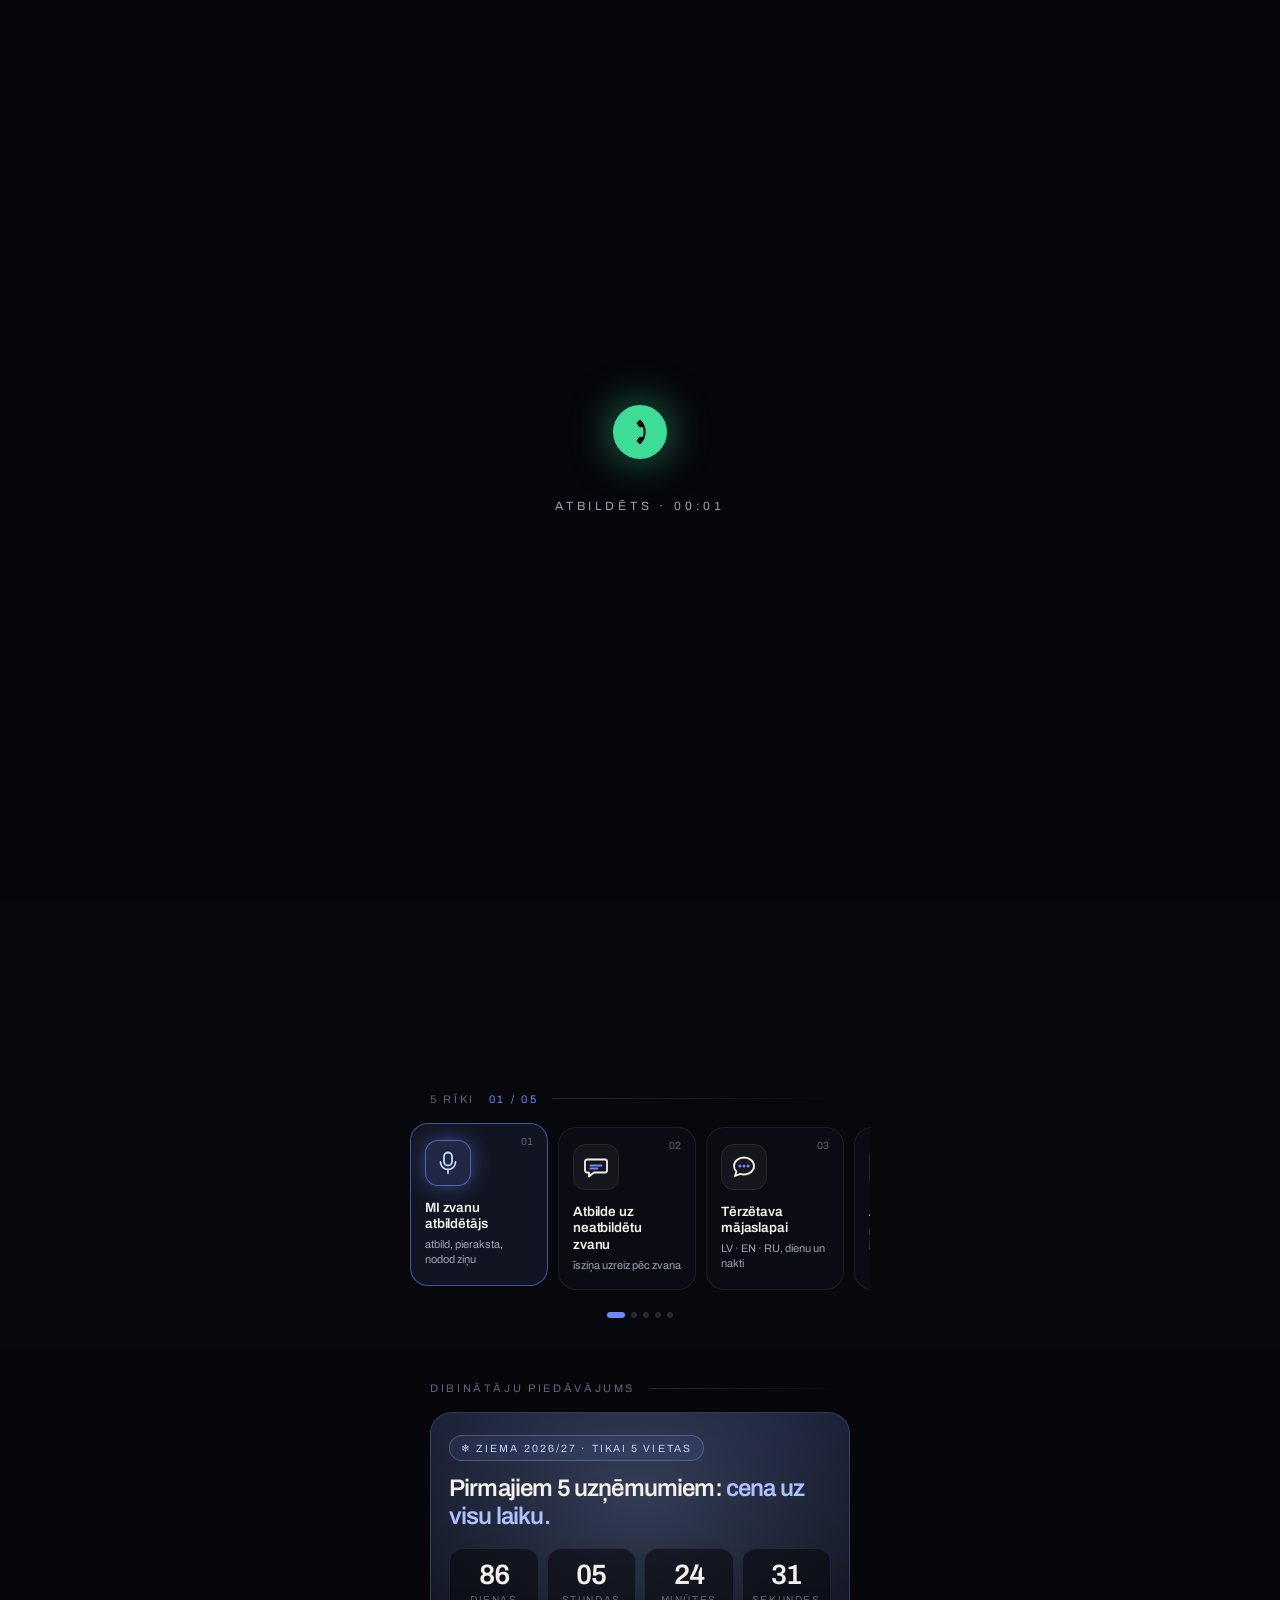
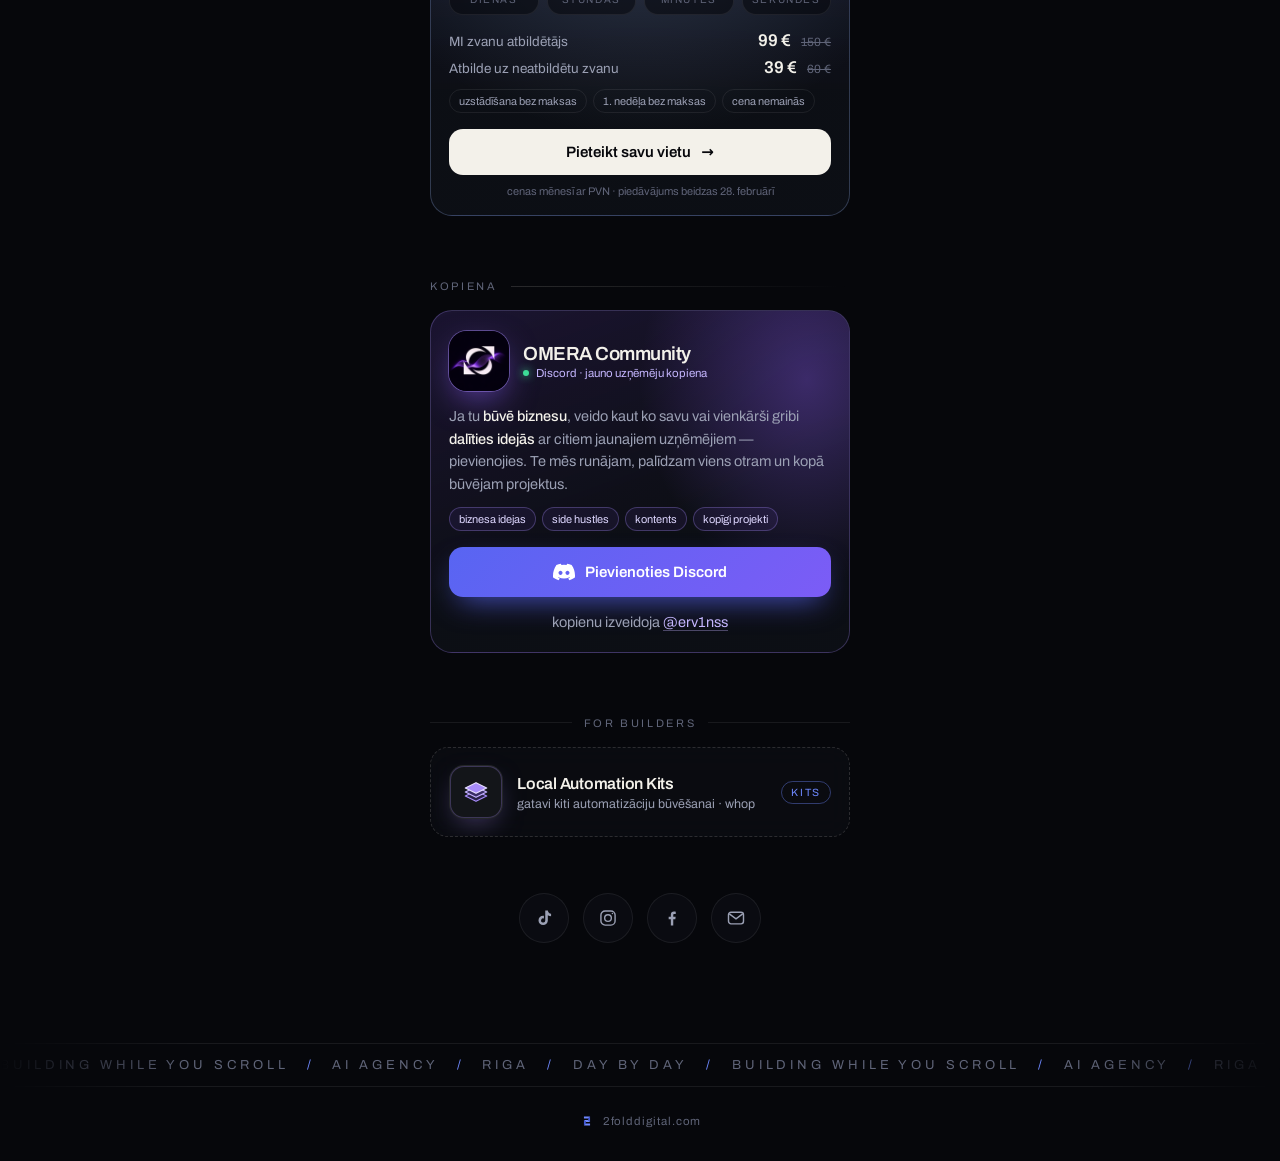
<file: n1k/index.html>
<!doctype html>
<html lang="lv">
<head>
<meta charset="utf-8">
<meta name="viewport" content="width=device-width,initial-scale=1,viewport-fit=cover">
<title>ņikita — 2FOLD</title>
<meta name="description" content="building 2FOLD — MI aģentūra no Rīgas. Saites, sadarbība un kontakti.">
<meta name="theme-color" content="#06070B">
<meta property="og:title" content="ņikita — 2FOLD">
<meta property="og:description" content="building 2FOLD. ai agency · riga">
<meta property="og:image" content="https://2folddigital.com/assets/og-card.png">
<meta property="og:url" content="https://2folddigital.com/n1k/">
<link rel="icon" type="image/svg+xml" href="[data-uri]">
<link rel="stylesheet" href="../assets/fonts.css">
<style>
  :root{
    --ink:#06070B; --ink2:#0E1017; --card:rgba(14,16,23,.66);
    --line:rgba(243,241,234,.08); --line2:rgba(243,241,234,.15);
    --paper:#F3F1EA; --dim:#9BA0B4; --faint:#5F6478; --blue:#6E88FF; --blue2:#4259D9; --green:#3DDC97;
    --ease:cubic-bezier(.2,.7,.15,1);
  }
  *{box-sizing:border-box;margin:0;padding:0}
  html{background:var(--ink)}
  body{
    background:var(--ink); color:var(--paper);
    font-family:'Archivo',system-ui,sans-serif; min-height:100svh;
    -webkit-font-smoothing:antialiased; overflow-x:hidden;
    -webkit-tap-highlight-color:transparent;
  }
  ::selection{background:var(--blue); color:var(--ink)}

  /* ── background: living dot field (canvas) + vignette + grain ── */
  #field{position:fixed; inset:0; width:100%; height:100%; z-index:0; display:block}
  .vignette{position:fixed; inset:0; z-index:0; pointer-events:none;
    background:
      radial-gradient(60% 40% at 50% 0%, rgba(110,136,255,.16), transparent 70%),
      radial-gradient(120% 90% at 50% 50%, transparent 40%, rgba(6,7,11,.92) 100%);}
  .grain{position:fixed; inset:-50%; z-index:0; pointer-events:none; opacity:.06; mix-blend-mode:overlay;
    background-image:url("data:image/svg+xml;utf8,<svg xmlns='http://www.w3.org/2000/svg' width='180' height='180'><filter id='n'><feTurbulence type='fractalNoise' baseFrequency='.85' numOctaves='2' stitchTiles='stitch'/></filter><rect width='100%' height='100%' filter='url(%23n)'/></svg>");
    animation:grain 1.2s steps(6) infinite;}
  @keyframes grain{0%{transform:translate(0,0)}20%{transform:translate(-3%,2%)}40%{transform:translate(2%,-3%)}60%{transform:translate(-2%,-1%)}80%{transform:translate(3%,3%)}100%{transform:translate(0,0)}}

  /* ── intro: an incoming call that gets answered ── */
  #intro{position:fixed; inset:0; z-index:50; background:var(--ink); display:grid; place-items:center;
    transition:opacity .7s var(--ease), visibility .7s; cursor:pointer}
  #intro.gone{opacity:0; visibility:hidden}
  .call{display:flex; flex-direction:column; align-items:center; gap:22px}
  .rings{position:relative; width:90px; height:90px; display:grid; place-items:center}
  .rings i{position:absolute; inset:0; border-radius:50%; border:1px solid rgba(110,136,255,.7); animation:ring 1.6s var(--ease) infinite; opacity:0}
  .rings i:nth-child(2){animation-delay:.4s}.rings i:nth-child(3){animation-delay:.8s}
  @keyframes ring{0%{transform:scale(.4);opacity:.9}100%{transform:scale(2.1);opacity:0}}
  .rings b{width:54px; height:54px; border-radius:50%; background:var(--blue); display:grid; place-items:center;
    box-shadow:0 0 40px rgba(110,136,255,.6); transition:background .35s, box-shadow .35s}
  .rings b svg{width:24px; height:24px; transition:transform .5s var(--ease)}
  #intro.answered .rings b{background:var(--green); box-shadow:0 0 40px rgba(61,220,151,.55)}
  #intro.answered .rings b svg{transform:rotate(-135deg)}
  #intro.answered .rings i{animation:none}
  .call p{font-size:12px; letter-spacing:.32em; text-transform:uppercase; color:var(--dim); min-height:1.2em; font-variant-numeric:tabular-nums}

  /* ── page ── */
  main{position:relative; z-index:2; width:100%; max-width:460px; margin:0 auto;
    padding:88px 20px calc(36px + env(safe-area-inset-bottom)); display:flex; flex-direction:column; align-items:center}
  .in{opacity:0; transform:translateY(14px); filter:blur(6px)}
  body.ready .in{animation:rise .9s var(--ease) forwards; animation-delay:calc(var(--d,0) * 90ms)}
  @keyframes rise{to{opacity:1; transform:none; filter:none}}

  /* avatar with a scanning ring and a voice-wave under it */
  .avatar{position:relative; width:118px; height:118px; margin-bottom:26px}
  .avatar .ph{position:absolute; inset:9px; border-radius:50%; overflow:hidden; display:grid; place-items:center;
    background:radial-gradient(circle at 30% 25%, #1E2233, #08090D 70%); border:1px solid var(--line2)}
  .avatar .ph span{font-size:46px; font-weight:300; color:var(--paper); letter-spacing:-.03em}
  .avatar .ph img{position:absolute; inset:0; width:100%; height:100%; object-fit:cover; filter:grayscale(1) contrast(1.08) brightness(.95)}
  .avatar svg.orbit{position:absolute; inset:0; width:100%; height:100%; animation:turn 14s linear infinite}
  .avatar svg.orbit text{font-size:7.6px; letter-spacing:2.6px; fill:var(--faint); text-transform:uppercase}
  @keyframes turn{to{transform:rotate(360deg)}}
  .avatar .scan{position:absolute; inset:5px; border-radius:50%; padding:1.5px;
    background:conic-gradient(from var(--a), transparent 0 62%, rgba(110,136,255,.95) 80%, transparent 82%);
    -webkit-mask:linear-gradient(#000 0 0) content-box, linear-gradient(#000 0 0); -webkit-mask-composite:xor; mask-composite:exclude;
    animation:scan 3.2s linear infinite}
  @property --a{syntax:'<angle>'; inherits:false; initial-value:0deg}
  @keyframes scan{to{--a:360deg}}
  .live{position:absolute; right:10px; bottom:10px; width:18px; height:18px; border-radius:50%; background:var(--green);
    border:3px solid var(--ink); box-shadow:0 0 0 0 rgba(61,220,151,.6); animation:pulse 2.2s infinite}
  @keyframes pulse{70%{box-shadow:0 0 0 10px rgba(61,220,151,0)}100%{box-shadow:0 0 0 0 rgba(61,220,151,0)}}

  h1{font-size:40px; font-weight:600; letter-spacing:-.045em; line-height:1}
  .handle{margin-top:10px; font-size:12px; color:var(--faint); letter-spacing:.22em; text-transform:uppercase}
  .bio{margin-top:20px; text-align:center; font-size:16px; line-height:1.55; color:var(--dim)}
  .bio b{color:var(--paper); font-weight:500}
  .wave{display:flex; align-items:center; gap:3px; height:22px; margin-top:22px}
  .wave i{width:3px; border-radius:2px; background:linear-gradient(var(--blue),var(--blue2)); height:20%; animation:bar 1.1s ease-in-out infinite; animation-delay:calc(var(--i) * -110ms)}
  @keyframes bar{0%,100%{height:18%}50%{height:100%}}
  .status{margin-top:18px; display:inline-flex; align-items:center; gap:9px; font-size:12px; color:var(--dim);
    border:1px solid var(--line); border-radius:999px; padding:7px 13px; background:rgba(14,16,23,.6);
    -webkit-backdrop-filter:blur(8px); backdrop-filter:blur(8px); font-variant-numeric:tabular-nums}
  .status .dot{width:7px; height:7px; border-radius:50%; background:var(--green)}

  /* "2FOLD vienā skatienā" — three quick facts about the service */
  .journey{width:100%; margin-top:30px; border:1px solid var(--line); border-radius:20px; padding:18px 18px 16px;
    background:linear-gradient(180deg, rgba(110,136,255,.07), rgba(14,16,23,.7)); -webkit-backdrop-filter:blur(10px); backdrop-filter:blur(10px)}
  .journey .top{display:flex; justify-content:space-between; align-items:baseline; font-size:11px; letter-spacing:.2em; text-transform:uppercase; color:var(--faint)}
  .journey .top em{font-style:normal; color:var(--blue)}
  .stats{display:grid; grid-template-columns:repeat(3,1fr); gap:8px; margin-top:14px}
  .stat b{display:block; font-size:28px; font-weight:600; letter-spacing:-.04em; font-variant-numeric:tabular-nums}
  .stat span{display:block; margin-top:2px; font-size:11.5px; color:var(--dim); line-height:1.3}
  .stat.goal b{color:var(--blue)}
  .track{position:relative; height:4px; margin-top:16px; border-radius:4px; background:rgba(243,241,234,.07); overflow:hidden}
  .track i{position:absolute; inset:0 auto 0 0; width:0; border-radius:4px; background:linear-gradient(90deg,var(--blue2),var(--blue)); transition:width 2.2s var(--ease)}
  .track i::after{content:""; position:absolute; right:0; top:-3px; width:10px; height:10px; border-radius:50%; background:var(--blue); box-shadow:0 0 14px 3px rgba(110,136,255,.7)}
  .journey .foot{margin-top:10px; font-size:12px; color:var(--dim)}
  .blink{display:inline-block; width:7px; height:13px; background:var(--blue); vertical-align:-2px; margin-left:3px; animation:blink 1s steps(2) infinite}
  @keyframes blink{50%{opacity:0}}

  /* links */
  .links{width:100%; margin-top:16px; display:flex; flex-direction:column; gap:14px; perspective:900px}
  .link{position:relative; display:flex; align-items:center; gap:14px; text-decoration:none; color:var(--paper);
    padding:17px 18px; border-radius:18px; border:1px solid var(--line); background:var(--card);
    -webkit-backdrop-filter:blur(12px); backdrop-filter:blur(12px); overflow:hidden; isolation:isolate;
    transform-style:preserve-3d; transition:transform .35s var(--ease), border-color .3s, background .3s; will-change:transform}
  .link::before{content:""; position:absolute; inset:0; z-index:-1; opacity:0; transition:opacity .35s;
    background:radial-gradient(260px circle at var(--mx,50%) var(--my,50%), rgba(110,136,255,.2), transparent 62%)}
  .link::after{content:""; position:absolute; inset:0; z-index:-1; border-radius:inherit; padding:1px; opacity:0; transition:opacity .35s;
    background:radial-gradient(180px circle at var(--mx,50%) var(--my,50%), rgba(110,136,255,.9), transparent 70%);
    -webkit-mask:linear-gradient(#000 0 0) content-box, linear-gradient(#000 0 0); -webkit-mask-composite:xor; mask-composite:exclude}
  .link:hover{background:rgba(18,21,31,.82)}
  .link:hover::before,.link:hover::after{opacity:1}
  .link:active{transform:scale(.98)!important}
  .link.main{background:linear-gradient(120deg, rgba(110,136,255,.18), rgba(14,16,23,.75) 60%); border-color:rgba(110,136,255,.32)}
  .link.main .shine{position:absolute; inset:0; z-index:-1; background:linear-gradient(105deg, transparent 35%, rgba(255,255,255,.08) 50%, transparent 65%);
    transform:translateX(-120%); animation:shine 5s 2.4s var(--ease) infinite}
  @keyframes shine{0%{transform:translateX(-120%)}35%,100%{transform:translateX(120%)}}
  .ico{flex:none; width:54px; height:54px; border-radius:15px; display:grid; place-items:center; position:relative;
    background:radial-gradient(120% 120% at 30% 15%, color-mix(in srgb, var(--c) 24%, transparent), transparent 60%), rgba(243,241,234,.035);
    box-shadow:inset 0 0 0 1px color-mix(in srgb, var(--c) 28%, transparent), 0 10px 30px -12px color-mix(in srgb, var(--c) 60%, transparent);
    background:rgba(243,241,234,.045); border:1px solid var(--line); transform:translateZ(18px)}
  .ico svg{width:32px; height:32px; overflow:visible}
  .ico::after{content:""; position:absolute; inset:0; border-radius:inherit; opacity:0; transition:opacity .35s;
    box-shadow:0 0 0 1px var(--c), 0 0 26px -4px var(--c)}
  .link:hover .ico::after{opacity:.55}
  /* 2FOLD mark: pieces drift apart and fold back */
  .fold path{transition:transform .6s var(--ease)}
  .link:hover .fold path{transform:translate(var(--tx),var(--ty))}
  .fold{animation:breathe 4s ease-in-out infinite}
  @keyframes breathe{50%{filter:drop-shadow(0 0 6px rgba(110,136,255,.7))}}
  /* calendar: the booked day pulses, tick draws */
  .cal .day{transform-origin:30px 33px; animation:dayp 2.4s ease-in-out infinite}
  @keyframes dayp{50%{transform:scale(1.12)}}
  .cal .tick{stroke-dasharray:12; stroke-dashoffset:12; animation:draw 2.4s ease-in-out infinite}
  @keyframes draw{30%,80%{stroke-dashoffset:0}100%{stroke-dashoffset:0}}
  /* missed call: handset shakes, red badge pops, a euro floats away */
  .miss .hand{transform-origin:24px 24px; animation:shake 3.2s ease-in-out infinite}
  @keyframes shake{0%,8%,100%{transform:rotate(0)}2%{transform:rotate(-9deg)}4%{transform:rotate(8deg)}6%{transform:rotate(-6deg)}}
  .miss .badge{transform-origin:36px 12px; animation:pop 3.2s var(--ease) infinite}
  @keyframes pop{0%,10%{transform:scale(0)}18%{transform:scale(1.15)}24%,100%{transform:scale(1)}}
  .miss .coin{animation:coin 3.2s ease-in infinite; opacity:0}
  @keyframes coin{0%,30%{opacity:0; transform:translate(0,8px)}45%{opacity:1}100%{opacity:0; transform:translate(-2px,-16px)}}
  /* envelope: letter slides up out of it on hover, blue ping idles */
  .env .letter{transition:transform .5s var(--ease)}
  .link:hover .env .letter{transform:translateY(-9px)}
  .env .flap{transform-origin:24px 19.5px; transition:transform .45s var(--ease)}
  .link:hover .env .flap{transform:scaleY(-1)}
  .env .ping{transform-origin:39px 11px; animation:ping 2s ease-out infinite}
  @keyframes ping{0%{transform:scale(.7); opacity:1}70%,100%{transform:scale(1.5); opacity:0}}
  /* kits: layers float, spread apart on hover */
  .stack path{transition:transform .5s var(--ease)}
  .stack .l1{animation:f1 3s ease-in-out infinite}
  @keyframes f1{50%{transform:translate(0,-6px)}}
  .link:hover .stack .l1{animation:none; transform:translate(0,-10px)}
  .link:hover .stack .l3{transform:translate(0,12px)}
  /* live demo feed */
  .feed{display:flex; align-items:center; gap:7px; margin-top:8px; font-size:11.5px; color:var(--dim); min-width:0}
  .feed .fd{flex:none; width:6px; height:6px; border-radius:50%; background:var(--green); box-shadow:0 0 8px var(--green)}
  .feed em{font-style:normal; white-space:nowrap; overflow:hidden; text-overflow:ellipsis; transition:opacity .3s, transform .3s}
  .feed em.out{opacity:0; transform:translateY(-6px)}
  .feed u{flex:none; text-decoration:none; font-size:9.5px; letter-spacing:.14em; text-transform:uppercase; color:var(--faint); border:1px solid var(--line); border-radius:6px; padding:2px 5px}
  @media (prefers-reduced-motion:reduce){ .ico *{animation:none!important} .cal .tick{stroke-dashoffset:0} .miss .badge{transform:none} }
  .txt{flex:1; min-width:0; transform:translateZ(12px)}
  .txt strong{display:block; font-size:16px; font-weight:600; letter-spacing:-.015em; line-height:1.25}
  .txt small{display:block; margin-top:3px; font-size:12.5px; color:var(--dim)}
  .arr{flex:none; color:var(--faint); transition:transform .3s var(--ease), color .3s; transform:translateZ(10px)}
  .link:hover .arr{transform:translate(4px,0) translateZ(10px); color:var(--blue)}
  .copy{flex:none; font:inherit; font-size:11px; letter-spacing:.14em; text-transform:uppercase; color:var(--dim);
    border:1px solid var(--line2); background:transparent; border-radius:999px; padding:7px 11px; cursor:pointer; transform:translateZ(10px)}
  .copy:hover{color:var(--paper); border-color:var(--blue)}

  /* "for builders" — the Whop kits, a quieter card under the main links */
  .sub{width:100%; display:flex; align-items:center; gap:12px; margin:64px 0 18px; font-size:11px; letter-spacing:.24em; text-transform:uppercase; color:var(--faint)}
  .sub::before,.sub::after{content:""; flex:1; height:1px; background:var(--line)}
  .link.kit{width:100%; background:rgba(14,16,23,.5); border-style:dashed; border-color:var(--line2)}
  .tag{flex:none; font-size:10.5px; letter-spacing:.16em; text-transform:uppercase; color:var(--blue);
    border:1px solid rgba(110,136,255,.4); border-radius:999px; padding:5px 9px; transform:translateZ(10px)}


  /* ── scroll progress + sticky mini header ── */
  #prog{position:fixed; left:0; top:0; height:2px; width:0; z-index:40; background:linear-gradient(90deg,var(--blue2),var(--blue)); box-shadow:0 0 10px rgba(110,136,255,.8)}
  #mini{position:fixed; left:50%; top:calc(10px + env(safe-area-inset-top)); z-index:39; width:min(440px, calc(100% - 24px));
    display:flex; align-items:center; gap:10px; padding:8px 8px 8px 10px; border-radius:999px;
    background:rgba(10,11,16,.72); border:1px solid var(--line2); -webkit-backdrop-filter:blur(14px) saturate(1.4); backdrop-filter:blur(14px) saturate(1.4);
    transform:translate(-50%,-140%); transition:transform .5s var(--ease); box-shadow:0 12px 40px rgba(0,0,0,.45)}
  #mini.on{transform:translate(-50%,0)}
  #mini .mav{position:relative; width:32px; height:32px; border-radius:50%; overflow:hidden; display:grid; place-items:center; background:#151826; border:1px solid var(--line2); font-size:15px}
  #mini .mav img{position:absolute; inset:0; width:100%; height:100%; object-fit:cover; filter:grayscale(1)}
  #mini b{font-size:15px; font-weight:600; letter-spacing:-.02em}
  #mini .mdot{width:6px; height:6px; border-radius:50%; background:var(--green); box-shadow:0 0 8px var(--green)}
  #mini a{margin-left:auto; text-decoration:none; color:var(--ink); background:var(--paper); font-size:13px; font-weight:600; padding:9px 14px; border-radius:999px; transition:transform .2s}
  #mini a:active{transform:scale(.96)}

  /* ── language switch LV / EN in the top-right corner (2026-11-21).
     When the mini header slides in, the switch steps down below it. ── */
  #lang{position:fixed; right:calc(12px + env(safe-area-inset-right)); top:calc(12px + env(safe-area-inset-top)); z-index:41;
    display:flex; padding:3px; border-radius:999px; border:1px solid var(--line2); background:rgba(10,11,16,.72);
    -webkit-backdrop-filter:blur(14px) saturate(1.4); backdrop-filter:blur(14px) saturate(1.4);
    font:600 12px/1 'Archivo',system-ui,sans-serif; letter-spacing:.1em; color:var(--dim); cursor:pointer;
    box-shadow:0 8px 28px rgba(0,0,0,.4); transition:top .5s var(--ease), transform .2s}
  #lang span{padding:10px 12px; border-radius:999px; transition:background .25s, color .25s}
  #lang span.on{background:var(--paper); color:var(--ink)}
  #lang:active{transform:scale(.95)}
  #lang:focus-visible{outline:2px solid var(--blue); outline-offset:3px}
  #mini.on ~ #lang{top:calc(70px + env(safe-area-inset-top))}

  /* reveal on scroll */
  .rv{opacity:0; transform:translateY(24px); transition:opacity .9s var(--ease), transform .9s var(--ease)}
  .rv.on{opacity:1; transform:none}

  /* section label */
  .sec{width:100%; display:flex; align-items:center; gap:14px; margin:64px 0 18px; font-size:11px; letter-spacing:.24em; text-transform:uppercase; color:var(--faint)}
  .sec::after{content:""; flex:1; height:1px; background:linear-gradient(90deg,var(--line2),transparent)}
  .sec i{font-style:normal; color:var(--blue)}

  /* ── "šobrīd būvēju" — now playing ── */
  .now{width:100%; margin-top:44px; display:flex; gap:14px; align-items:center; padding:14px; border-radius:20px;
    border:1px solid var(--line); background:linear-gradient(120deg, rgba(110,136,255,.10), rgba(14,16,23,.72) 55%);
    -webkit-backdrop-filter:blur(12px); backdrop-filter:blur(12px)}
  .art{flex:none; position:relative; width:62px; height:62px; border-radius:14px; overflow:hidden;
    background:conic-gradient(from var(--a), #1B2450, #4259D9, #6E88FF, #1B2450); animation:scan 6s linear infinite; display:grid; place-items:center}
  .art svg{width:30px; height:30px; filter:drop-shadow(0 4px 10px rgba(0,0,0,.4))}
  .nowb{flex:1; min-width:0}
  .nowb .lbl{display:flex; align-items:center; gap:8px; font-size:10.5px; letter-spacing:.22em; text-transform:uppercase; color:var(--blue)}
  .eq{display:inline-flex; align-items:flex-end; gap:2px; height:10px}
  .eq i{width:2px; background:var(--blue); animation:eq .9s ease-in-out infinite}
  .eq i:nth-child(2){animation-delay:-.3s}.eq i:nth-child(3){animation-delay:-.6s}.eq i:nth-child(4){animation-delay:-.15s}
  @keyframes eq{0%,100%{height:25%}50%{height:100%}}
  .nowt{margin-top:6px; font-size:15.5px; font-weight:600; letter-spacing:-.015em; white-space:nowrap; overflow:hidden; text-overflow:ellipsis; transition:opacity .35s, transform .35s}
  .nowt.out{opacity:0; transform:translateY(6px)}
  .nows{margin-top:2px; font-size:12px; color:var(--dim)}
  .bar{display:flex; align-items:center; gap:8px; margin-top:9px; font-size:10.5px; color:var(--faint); font-variant-numeric:tabular-nums}
  .bar .tr{flex:1; height:3px; border-radius:3px; background:rgba(243,241,234,.08); overflow:hidden}
  .bar .tr i{display:block; height:100%; width:0; background:var(--paper); border-radius:3px}

  /* ── 5 tools ── */
  .tools{width:calc(100% + 40px); margin:0 -20px; padding:4px 20px 14px; display:flex; gap:10px; overflow-x:auto; scroll-snap-type:x mandatory; scrollbar-width:none}
  .tools::-webkit-scrollbar{display:none}
  .tool{flex:none; width:138px; scroll-snap-align:start; text-decoration:none; color:var(--paper); padding:16px 14px; border-radius:18px;
    border:1px solid var(--line); background:var(--card); -webkit-backdrop-filter:blur(10px); backdrop-filter:blur(10px);
    transition:border-color .4s, transform .4s var(--ease), background .4s; position:relative; overflow:hidden}
  .tool .ti{width:46px; height:46px; border-radius:13px; display:grid; place-items:center; background:rgba(243,241,234,.04); box-shadow:inset 0 0 0 1px var(--line); transition:box-shadow .4s, background .4s}
  .tool .ti svg{width:26px; height:26px}
  .tool b{display:block; margin-top:14px; font-size:13.5px; font-weight:600; line-height:1.25; letter-spacing:-.01em}
  .tool small{display:block; margin-top:4px; font-size:11px; color:var(--dim); line-height:1.35}
  .tool .num{position:absolute; top:12px; right:14px; font-size:10.5px; color:var(--faint); font-variant-numeric:tabular-nums}
  .tool.hot,.tool:hover{border-color:rgba(110,136,255,.55); transform:translateY(-4px); background:rgba(20,24,38,.85)}
  .tool.hot .ti,.tool:hover .ti{background:rgba(110,136,255,.16); box-shadow:inset 0 0 0 1px rgba(110,136,255,.6), 0 0 24px -4px rgba(110,136,255,.7)}
  .tool .ti svg *{transition:stroke .4s}
  .tool.hot .ti svg [stroke]{stroke:#C9D3FF}
  .t-wave i{animation:bar .9s ease-in-out infinite}
  .t-bell{transform-origin:13px 4px; animation:bell 2.6s ease-in-out infinite}
  @keyframes bell{0%,60%,100%{transform:rotate(0)}65%{transform:rotate(14deg)}72%{transform:rotate(-12deg)}79%{transform:rotate(8deg)}86%{transform:rotate(-4deg)}}
  .t-dots circle{animation:dot 1.2s ease-in-out infinite}
  .t-dots circle:nth-child(2){animation-delay:.15s}.t-dots circle:nth-child(3){animation-delay:.3s}
  @keyframes dot{0%,60%,100%{opacity:.3}30%{opacity:1}}
  .t-bars rect{transform-box:fill-box; transform-origin:bottom; animation:grow 2.4s var(--ease) infinite}
  .t-bars rect:nth-child(2){animation-delay:.15s}.t-bars rect:nth-child(3){animation-delay:.3s}
  @keyframes grow{0%{transform:scaleY(.2)}40%,100%{transform:scaleY(1)}}
  .t-sms{animation:float 2.6s ease-in-out infinite}
  @keyframes float{50%{transform:translateY(-2px)}}
  .dots{display:flex; justify-content:center; gap:6px; margin-top:8px}
  .dots i{width:6px; height:6px; border-radius:50%; background:var(--line2); transition:background .3s, width .3s}
  .dots i.on{width:18px; border-radius:6px; background:var(--blue)}

  /* ── founding offer countdown ── */
  .offer{position:relative; width:100%; padding:22px 18px 18px; border-radius:22px; overflow:hidden; isolation:isolate;
    border:1px solid rgba(160,190,255,.25); background:linear-gradient(180deg, rgba(110,136,255,.14), rgba(14,16,23,.85) 70%)}
  .offer::before{content:""; position:absolute; inset:-40% -20% auto; height:120%; z-index:-1;
    background:radial-gradient(closest-side, rgba(170,200,255,.22), transparent); animation:drift2 10s ease-in-out infinite alternate}
  @keyframes drift2{to{transform:translateX(15%)}}
  .offer .tag2{display:inline-flex; align-items:center; gap:8px; font-size:10.5px; letter-spacing:.2em; text-transform:uppercase; color:#BFD0FF;
    border:1px solid rgba(160,190,255,.3); border-radius:999px; padding:6px 11px; background:rgba(110,136,255,.08)}
  .offer h2{margin-top:14px; font-size:24px; font-weight:600; letter-spacing:-.035em; line-height:1.15}
  .offer h2 span{color:#AFC0FF}
  .cd{display:grid; grid-template-columns:repeat(4,1fr); gap:8px; margin-top:18px}
  .cd div{text-align:center; padding:12px 0 9px; border-radius:14px; background:rgba(6,7,11,.55); border:1px solid var(--line)}
  .cd b{display:block; font-size:28px; font-weight:600; letter-spacing:-.04em; font-variant-numeric:tabular-nums; line-height:1}
  .cd b.tick{animation:tk .45s var(--ease)}
  @keyframes tk{0%{transform:translateY(-30%); opacity:.2}100%{transform:none; opacity:1}}
  .cd span{display:block; margin-top:5px; font-size:10px; letter-spacing:.16em; text-transform:uppercase; color:var(--faint)}
  .prices{margin-top:16px; display:flex; flex-direction:column; gap:8px}
  .pr{display:flex; align-items:baseline; gap:10px; font-size:13.5px; color:var(--dim)}
  .pr strong{margin-left:auto; color:var(--paper); font-size:17px; font-weight:600}
  .pr s{color:var(--faint); font-size:12px}
  .perks{margin-top:12px; display:flex; flex-wrap:wrap; gap:6px}
  .perks span{font-size:11px; color:var(--dim); border:1px solid var(--line); border-radius:999px; padding:5px 9px}
  .claim{margin-top:16px; display:flex; align-items:center; justify-content:center; gap:10px; text-decoration:none; color:var(--ink); background:var(--paper);
    font-weight:600; font-size:15px; padding:14px; border-radius:14px; position:relative; overflow:hidden; transition:transform .2s}
  .claim::after{content:""; position:absolute; inset:0; background:linear-gradient(105deg, transparent 35%, rgba(110,136,255,.35) 50%, transparent 65%); transform:translateX(-120%); animation:shine 4s 1s var(--ease) infinite}
  .claim:active{transform:scale(.98)}
  .offer .fine{margin-top:10px; text-align:center; font-size:11px; color:var(--faint)}


  /* ── community (OMERA, a friend's Discord) ── */
  .comm{position:relative; width:100%; padding:20px 18px 18px; border-radius:22px; overflow:hidden; isolation:isolate;
    border:1px solid rgba(167,139,250,.28); background:linear-gradient(160deg, rgba(139,92,246,.16), rgba(14,16,23,.86) 60%)}
  .comm::before{content:""; position:absolute; right:-30%; top:-40%; width:80%; height:120%; z-index:-1;
    background:radial-gradient(closest-side, rgba(139,92,246,.35), transparent); animation:drift2 9s ease-in-out infinite alternate}
  .comm .head{display:flex; align-items:center; gap:14px}
  .comm .logo{flex:none; width:60px; height:60px; border-radius:18px; overflow:hidden; box-shadow:0 0 0 1px rgba(167,139,250,.45), 0 12px 34px -8px rgba(139,92,246,.7)}
  .comm .logo img{width:100%; height:100%; display:block; animation:lg 8s ease-in-out infinite}
  @keyframes lg{50%{transform:scale(1.08) rotate(-3deg)}}
  .comm h3{font-size:19px; font-weight:600; letter-spacing:-.025em}
  .comm .meta{margin-top:3px; display:flex; align-items:center; gap:7px; font-size:11.5px; color:#C4B5FD}
  .comm .meta i{width:6px; height:6px; border-radius:50%; background:var(--green); box-shadow:0 0 8px var(--green)}
  .comm p{margin-top:14px; font-size:14.5px; line-height:1.55; color:var(--dim)}
  .comm p b{color:var(--paper); font-weight:500}
  .comm .chips{margin-top:12px; display:flex; flex-wrap:wrap; gap:6px}
  .comm .chips span{font-size:11px; color:#DDD6FE; border:1px solid rgba(167,139,250,.3); border-radius:999px; padding:5px 9px; background:rgba(139,92,246,.08)}
  .join{margin-top:16px; display:flex; align-items:center; justify-content:center; gap:10px; text-decoration:none; color:#fff;
    background:linear-gradient(135deg,#5865F2,#7C5CF6); font-weight:600; font-size:15px; padding:14px; border-radius:14px;
    box-shadow:0 12px 30px -10px rgba(88,101,242,.8); transition:transform .2s, box-shadow .2s}
  .join:hover{transform:translateY(-2px); box-shadow:0 16px 36px -10px rgba(88,101,242,.95)}
  .join:active{transform:scale(.98)}
  .join svg{width:22px; height:22px}
  .credit{margin-top:12px; text-align:center; font-size:12px; color:var(--faint)}
  .credit a{color:#C4B5FD; text-decoration:none; border-bottom:1px solid rgba(196,181,253,.35)}
  .credit a:hover{color:#fff}

  /* socials */
  .socials{margin-top:56px; display:flex; gap:14px}
  .soc{position:relative; width:50px; height:50px; border-radius:50%; display:grid; place-items:center; color:var(--dim);
    border:1px solid var(--line); background:rgba(14,16,23,.6); transition:color .25s, border-color .25s, transform .25s var(--ease)}
  .soc:hover{color:var(--paper); border-color:rgba(110,136,255,.55); transform:translateY(-3px)}
  .soc svg{width:20px; height:20px}
  .soc[hidden]{display:none}
  .soc[data-tip]::after{content:attr(data-tip); position:absolute; bottom:calc(100% + 8px); left:50%; transform:translate(-50%,4px);
    font-size:11px; color:var(--paper); background:var(--ink2); border:1px solid var(--line2); padding:4px 8px; border-radius:8px;
    white-space:nowrap; opacity:0; pointer-events:none; transition:opacity .2s, transform .2s}
  .soc:hover::after{opacity:1; transform:translate(-50%,0)}

  /* marquee + footer */
  .marquee{position:relative; z-index:2; margin-top:64px; overflow:hidden; border-top:1px solid var(--line); border-bottom:1px solid var(--line);
    -webkit-mask:linear-gradient(90deg,transparent,#000 15%,#000 85%,transparent); mask:linear-gradient(90deg,transparent,#000 15%,#000 85%,transparent)}
  .marquee div{display:flex; width:max-content; animation:slide 38s linear infinite}
  .marquee span{padding:14px 0; font-size:13px; letter-spacing:.3em; text-transform:uppercase; color:var(--faint); white-space:nowrap}
  .marquee span b{color:var(--blue); font-weight:400; margin:0 18px}
  @keyframes slide{to{transform:translateX(-50%)}}
  footer{position:relative; z-index:2; padding:26px 16px calc(30px + env(safe-area-inset-bottom)); text-align:center; font-size:11.5px; letter-spacing:.08em; color:var(--faint)}
  footer a{color:inherit; text-decoration:none; display:inline-flex; align-items:center; gap:8px}
  footer a:hover{color:var(--paper)}
  footer svg{width:16px; height:16px}

  .toast{position:fixed; left:50%; bottom:calc(26px + env(safe-area-inset-bottom)); z-index:60; transform:translate(-50%,20px);
    background:var(--paper); color:var(--ink); font-size:13px; font-weight:500; padding:10px 16px; border-radius:999px;
    opacity:0; pointer-events:none; transition:opacity .3s, transform .4s var(--ease)}
  .toast.on{opacity:1; transform:translate(-50%,0)}

  @media (min-width:700px){ main{padding-top:84px} h1{font-size:46px} }
  @media (prefers-reduced-motion:reduce){
    *,*::before,*::after{animation:none!important; transition:none!important}
    .in{opacity:1; transform:none; filter:none}
  }
</style>
</head>
<body>
<div id="prog" aria-hidden="true"></div>
<header id="mini" aria-hidden="true">
  <span class="mav">ņ<img src="avatar.jpg" alt="" onerror="this.remove()"></span>
  <b>ņikita</b><span class="mdot"></span>
  <a href="https://2folddigital.com/#consult" tabindex="-1" data-en="Consultation">Konsultācija</a>
</header>
<button id="lang" type="button" aria-label="Valoda: latviešu. Pārslēgt uz angļu"><span data-l="lv" class="on">LV</span><span data-l="en">EN</span></button>
<canvas id="field" aria-hidden="true"></canvas>
<div class="vignette" aria-hidden="true"></div>
<div class="grain" aria-hidden="true"></div>

<div id="intro" aria-hidden="true">
  <div class="call">
    <div class="rings"><i></i><i></i><i></i>
      <b><svg viewBox="0 0 24 24" fill="#06070B"><path d="M6.6 10.8a15.1 15.1 0 0 0 6.6 6.6l2.2-2.2a1 1 0 0 1 1-.25 11.4 11.4 0 0 0 3.6.57 1 1 0 0 1 1 1V20a1 1 0 0 1-1 1A17 17 0 0 1 3 4a1 1 0 0 1 1-1h3.5a1 1 0 0 1 1 1c0 1.25.2 2.45.57 3.57a1 1 0 0 1-.25 1z"/></svg></b>
    </div>
    <p id="callText" data-en="incoming call">ienākošs zvans</p>
  </div>
</div>

<main>
  <div class="avatar in" style="--d:0">
    <svg class="orbit" viewBox="0 0 118 118" aria-hidden="true"><defs><path id="c" d="M59,59 m-55,0 a55,55 0 1,1 110,0 a55,55 0 1,1 -110,0"/></defs>
      <text><textPath href="#c">building 2fold · ai agency · riga · building 2fold · ai agency · riga · day by day ·</textPath></text></svg>
    <div class="scan" aria-hidden="true"></div>
    <div class="ph"><span aria-hidden="true">ņ</span>
      <!-- Photo: put a square photo named avatar.jpg next to this file (n1k/avatar.jpg). -->
      <img src="avatar.jpg" alt="ņikita" onerror="this.remove()"></div>
    <i class="live" title="online"></i>
  </div>

  <h1 class="in" style="--d:1" data-scramble>ņikita</h1>
  <div class="handle in" style="--d:2">@n1k.co</div>
  <p class="bio in" style="--d:3"><b>building 2FOLD.</b><br>ai agency · riga</p>
  <div class="wave in" style="--d:4" aria-hidden="true"></div>
  <div class="status in" style="--d:5"><span class="dot"></span><span id="clock">rīga</span></div>

  <section class="now in" style="--d:6" aria-label="Šobrīd būvēju" data-en-label="Building right now">
    <div class="art" aria-hidden="true"><svg viewBox="0 0 100 100"><path d="M30.87 22 L69.13 22 L57.47 33.67 L30.87 33.67 Z" fill="#F3F1EA"/><path d="M69.13 22 L69.13 55.83 L57.47 44.17 L57.47 33.67 Z" fill="#D4DBFF"/><path d="M57.47 44.17 L69.13 55.83 L42.53 55.83 L30.87 44.17 Z" fill="#F3F1EA"/><path d="M30.87 44.17 L42.53 55.83 L42.53 66.33 L30.87 78 Z" fill="#D4DBFF"/><path d="M42.53 66.33 L69.13 66.33 L69.13 78 L30.87 78 Z" fill="#F3F1EA"/></svg></div>
    <div class="nowb">
      <div class="lbl"><span class="eq" aria-hidden="true"><i></i><i></i><i></i><i></i></span><span data-en="building right now">šobrīd būvēju</span></div>
      <div class="nowt" id="nowT">MI atbildētājs autoservisiem</div>
      <div class="nows" id="nowS">2FOLD · zvanu automatizācija</div>
      <div class="bar"><span id="nowA">0:00</span><span class="tr"><i id="nowP"></i></span><span id="nowB">3:24</span></div>
    </div>
  </section>

  <nav class="links">
    <a class="link main in" style="--d:7" href="https://2folddigital.com/">
      <span class="shine" aria-hidden="true"></span>
      <span class="ico" style="--c:#6E88FF"><svg class="fold" viewBox="0 0 100 100" aria-hidden="true"><path style="--tx:-6px;--ty:-8px" d="M30.87 22 L69.13 22 L57.47 33.67 L30.87 33.67 Z" fill="#6E88FF"/><path style="--tx:8px;--ty:-4px" d="M69.13 22 L69.13 55.83 L57.47 44.17 L57.47 33.67 Z" fill="#4259D9"/><path style="--tx:4px;--ty:2px" d="M57.47 44.17 L69.13 55.83 L42.53 55.83 L30.87 44.17 Z" fill="#8FA2FF"/><path style="--tx:-8px;--ty:4px" d="M30.87 44.17 L42.53 55.83 L42.53 66.33 L30.87 78 Z" fill="#4259D9"/><path style="--tx:4px;--ty:8px" d="M42.53 66.33 L69.13 66.33 L69.13 78 L30.87 78 Z" fill="#6E88FF"/></svg></span>
      <span class="txt"><strong data-scramble data-en="2FOLD — AI agency">2FOLD — MI aģentūra</strong><small data-en="AI answers calls when you can't">MI atbild uz zvaniem, kad tu nevari</small><span class="feed"><i class="fd"></i><em id="feed">zvans 14:02 · autoserviss · MI atbildēja</em><u data-en="example">piemērs</u></span></span>
      <svg class="arr" width="18" height="18" viewBox="0 0 24 24" fill="none" stroke="currentColor" stroke-width="2" aria-hidden="true"><path d="M5 12h14M13 6l6 6-6 6"/></svg>
    </a>
    <a class="link in" style="--d:8" href="https://2folddigital.com/#consult">
      <span class="ico" style="--c:#3DDC97"><svg class="cal" viewBox="0 0 48 48" fill="none" aria-hidden="true"><rect x="8" y="11" width="32" height="29" rx="6" stroke="#F3F1EA" stroke-width="2.2"/><path d="M8 19.5h32" stroke="#F3F1EA" stroke-width="2.2"/><path d="M16 7v8M32 7v8" stroke="#F3F1EA" stroke-width="2.4" stroke-linecap="round"/><g fill="#5F6478"><circle cx="15" cy="26" r="1.6"/><circle cx="21" cy="26" r="1.6"/><circle cx="15" cy="33" r="1.6"/><circle cx="21" cy="33" r="1.6"/><circle cx="27" cy="26" r="1.6"/></g><rect class="day" x="25.5" y="29" width="9" height="8" rx="2.4" fill="#3DDC97"/><path class="tick" d="M27.6 33.2l1.9 1.8 3.4-3.6" stroke="#06070B" stroke-width="1.8" stroke-linecap="round" stroke-linejoin="round"/></svg></span>
      <span class="txt"><strong data-scramble data-en="Free consultation">Bezmaksas konsultācija</strong><small data-en="15 min · what AI can do for your business">15 min · ko MI var tavam uzņēmumam</small></span>
      <svg class="arr" width="18" height="18" viewBox="0 0 24 24" fill="none" stroke="currentColor" stroke-width="2" aria-hidden="true"><path d="M5 12h14M13 6l6 6-6 6"/></svg>
    </a>
    <a class="link in" style="--d:9" href="https://2folddigital.com/#calculator">
      <span class="ico" style="--c:#F5B544"><svg class="miss" viewBox="0 0 48 48" fill="none" aria-hidden="true"><path class="hand" d="M14.6 21.6a22 22 0 0 0 11.8 11.8l3.9-3.9a1.8 1.8 0 0 1 1.8-.45 20 20 0 0 0 6.3 1 1.8 1.8 0 0 1 1.8 1.8v6.2a1.8 1.8 0 0 1-1.8 1.8C22.6 39.85 8.15 25.4 8.15 7.6A1.8 1.8 0 0 1 9.95 5.8h6.3a1.8 1.8 0 0 1 1.8 1.8c0 2.2.35 4.3 1 6.3a1.8 1.8 0 0 1-.45 1.8z" stroke="#F3F1EA" stroke-width="2.2" stroke-linejoin="round"/><circle class="badge" cx="36" cy="12" r="6.5" fill="#FF5A5F"/><path class="badge" d="M33.6 9.6l4.8 4.8M38.4 9.6l-4.8 4.8" stroke="#fff" stroke-width="1.8" stroke-linecap="round"/><g class="coin"><circle cx="24" cy="14" r="5.2" fill="#F5B544"/><text x="24" y="16.6" text-anchor="middle" font-size="7.5" font-weight="700" fill="#06070B" font-family="Archivo,sans-serif">€</text></g></svg></span>
      <span class="txt"><strong data-scramble data-en="What does a missed call cost?">Cik maksā neatbildēts zvans?</strong><small data-en="calculator · 30 seconds">kalkulators · 30 sekundes</small></span>
      <svg class="arr" width="18" height="18" viewBox="0 0 24 24" fill="none" stroke="currentColor" stroke-width="2" aria-hidden="true"><path d="M5 12h14M13 6l6 6-6 6"/></svg>
    </a>
    <a class="link in" style="--d:10" href="mailto:info@2folddigital.com?subject=Sadarb%C4%ABba">
      <span class="ico" style="--c:#9FB2FF"><svg class="env" viewBox="0 0 48 48" fill="none" aria-hidden="true"><rect class="letter" x="13" y="13" width="22" height="18" rx="2.5" fill="#F3F1EA"/><path class="letter" d="M17 19h14M17 23.5h9" stroke="#5F6478" stroke-width="1.8" stroke-linecap="round"/><path d="M7 19.5 24 31l17-11.5V36a3 3 0 0 1-3 3H10a3 3 0 0 1-3-3z" fill="#1B2034" stroke="#F3F1EA" stroke-width="2.2" stroke-linejoin="round"/><path class="flap" d="M7 19.5 24 8l17 11.5" stroke="#F3F1EA" stroke-width="2.2" stroke-linejoin="round"/><circle class="ping" cx="39" cy="11" r="4" fill="#6E88FF"/></svg></span>
      <span class="txt"><strong data-scramble data-en="Collaboration / inquiries">Sadarbība / inquiries</strong><small>info@2folddigital.com</small></span>
      <button class="copy" type="button" data-copy="info@2folddigital.com" data-en="copy">kopēt</button>
    </a>
  </nav>

  <div class="sec rv"><span data-en="5 tools">5 rīki</span><i id="toolN">01 / 05</i></div>
  <nav class="tools rv" id="tools" aria-label="2FOLD rīki" data-en-label="2FOLD tools">
    <a class="tool" href="https://2folddigital.com/#service-ai-phone"><span class="num">01</span><span class="ti"><svg viewBox="0 0 26 26" fill="none" aria-hidden="true"><rect x="9" y="2.5" width="8" height="13" rx="4" stroke="#F3F1EA" stroke-width="1.8"/><path d="M5.5 12a7.5 7.5 0 0 0 15 0M13 19.5V23" stroke="#F3F1EA" stroke-width="1.8" stroke-linecap="round"/></svg></span><b data-en="AI phone answering">MI zvanu atbildētājs</b><small data-en="answers, books, passes the message on">atbild, pieraksta, nodod ziņu</small></a>
    <a class="tool" href="https://2folddigital.com/#service-missed-call"><span class="num">02</span><span class="ti"><svg class="t-sms" viewBox="0 0 26 26" fill="none" aria-hidden="true"><path d="M4 5.5h18a2 2 0 0 1 2 2v9a2 2 0 0 1-2 2H11l-5 4v-4H4a2 2 0 0 1-2-2v-9a2 2 0 0 1 2-2z" stroke="#F3F1EA" stroke-width="1.8" stroke-linejoin="round"/><path d="M7.5 11.5h11M7.5 14.5h7" stroke="#6E88FF" stroke-width="1.8" stroke-linecap="round"/></svg></span><b data-en="Missed-call text-back">Atbilde uz neatbildētu zvanu</b><small data-en="a text right after the call">īsziņa uzreiz pēc zvana</small></a>
    <a class="tool" href="https://2folddigital.com/#service-chat-assistant"><span class="num">03</span><span class="ti"><svg viewBox="0 0 26 26" fill="none" aria-hidden="true"><path d="M13 3.5c5.5 0 10 3.8 10 8.5s-4.5 8.5-10 8.5c-1.3 0-2.6-.2-3.7-.6L4 22l1.4-4.3C4 16.2 3 14.2 3 12c0-4.7 4.5-8.5 10-8.5z" stroke="#F3F1EA" stroke-width="1.8" stroke-linejoin="round"/><g class="t-dots" fill="#6E88FF"><circle cx="9" cy="12" r="1.5"/><circle cx="13" cy="12" r="1.5"/><circle cx="17" cy="12" r="1.5"/></g></svg></span><b data-en="Website chat assistant">Tērzētava mājaslapai</b><small data-en="LV · EN · RU, day and night">LV · EN · RU, dienu un nakti</small></a>
    <a class="tool" href="https://2folddigital.com/#service-reminders"><span class="num">04</span><span class="ti"><svg viewBox="0 0 26 26" fill="none" aria-hidden="true"><g class="t-bell"><path d="M6.5 17.5V11a6.5 6.5 0 0 1 13 0v6.5l1.8 2.2H4.7z" stroke="#F3F1EA" stroke-width="1.8" stroke-linejoin="round"/></g><path d="M10.5 22.5a2.6 2.6 0 0 0 5 0" stroke="#6E88FF" stroke-width="1.8" stroke-linecap="round"/></svg></span><b data-en="Appointment reminders">Atgādinājumi</b><small data-en="fewer no-shows">mazāk neatnākušu klientu</small></a>
    <a class="tool" href="https://2folddigital.com/#service-summary"><span class="num">05</span><span class="ti"><svg viewBox="0 0 26 26" fill="none" aria-hidden="true"><path d="M3.5 22.5h19" stroke="#F3F1EA" stroke-width="1.8" stroke-linecap="round"/><g class="t-bars" fill="#6E88FF"><rect x="5.5" y="13" width="3.6" height="7.5" rx="1"/><rect x="11.2" y="8" width="3.6" height="12.5" rx="1"/><rect x="16.9" y="4" width="3.6" height="16.5" rx="1"/></g></svg></span><b data-en="Daily summary">Dienas pārskats</b><small data-en="every call in one message">visi zvani vienā ziņā</small></a>
  </nav>
  <div class="dots rv" id="toolDots" aria-hidden="true"><i class="on"></i><i></i><i></i><i></i><i></i></div>

  <div class="sec rv" id="offerSec"><span data-en="founding offer">dibinātāju piedāvājums</span></div>
  <section class="offer rv" id="offer" aria-label="Dibinātāju piedāvājums" data-en-label="Founding offer">
    <span class="tag2" data-en="❄ winter 2026/27 · only 5 spots">❄ ziema 2026/27 · tikai 5 vietas</span>
    <h2 data-en="For the first 5 businesses: &lt;span&gt;a price for life.&lt;/span&gt;">Pirmajiem 5 uzņēmumiem: <span>cena uz visu laiku.</span></h2>
    <div class="cd" aria-label="Līdz piedāvājuma beigām" data-en-label="Until the offer ends">
      <div><b id="cdD">–</b><span data-en="days">dienas</span></div>
      <div><b id="cdH">–</b><span data-en="hours">stundas</span></div>
      <div><b id="cdM">–</b><span data-en="minutes">minūtes</span></div>
      <div><b id="cdS">–</b><span data-en="seconds">sekundes</span></div>
    </div>
    <div class="prices">
      <div class="pr"><span data-en="AI phone answering">MI zvanu atbildētājs</span> <strong>99 €</strong><s>150 €</s></div>
      <div class="pr"><span data-en="Missed-call text-back">Atbilde uz neatbildētu zvanu</span> <strong>39 €</strong><s>60 €</s></div>
    </div>
    <div class="perks"><span data-en="free setup">uzstādīšana bez maksas</span><span data-en="first week free">1. nedēļa bez maksas</span><span data-en="price never goes up">cena nemainās</span></div>
    <a class="claim" href="https://2folddigital.com/#founding"><span data-en="Claim your spot">Pieteikt savu vietu</span> <span aria-hidden="true">→</span></a>
    <p class="fine" data-en="monthly prices incl. VAT · offer ends 28 February">cenas mēnesī ar PVN · piedāvājums beidzas 28. februārī</p>
  </section>

  <div class="sec rv"><span data-en="community">kopiena</span></div>
  <section class="comm rv" aria-label="OMERA Community">
    <div class="head">
      <span class="logo"><img src="omera.png" alt="OMERA Community logo" width="60" height="60"></span>
      <div><h3>OMERA Community</h3><div class="meta"><i></i><span data-en="Discord · young entrepreneurs community">Discord · jauno uzņēmēju kopiena</span></div></div>
    </div>
    <p data-en="If you're &lt;b&gt;building a business&lt;/b&gt;, making something of your own or just want to &lt;b&gt;share ideas&lt;/b&gt; with other young entrepreneurs — join. Here we talk, help each other and build projects together.">Ja tu <b>būvē biznesu</b>, veido kaut ko savu vai vienkārši gribi <b>dalīties idejās</b> ar citiem jaunajiem uzņēmējiem — pievienojies. Te mēs runājam, palīdzam viens otram un kopā būvējam projektus.</p>
    <div class="chips"><span data-en="business ideas">biznesa idejas</span><span>side hustles</span><span data-en="content">kontents</span><span data-en="projects together">kopīgi projekti</span></div>
    <a class="join" href="https://discord.gg/Aj9Z5qfhNv" target="_blank" rel="noopener"><svg viewBox="0 0 24 24" fill="currentColor" aria-hidden="true"><path d="M20.3 4.4A19.6 19.6 0 0 0 15.4 3l-.6 1.3a18 18 0 0 0-5.6 0L8.6 3a19.6 19.6 0 0 0-4.9 1.4C.6 9.1-.3 13.6.1 18.1a19.8 19.8 0 0 0 6 3l1.3-2.1a12.8 12.8 0 0 1-2-1l.5-.4a14.1 14.1 0 0 0 12.2 0l.5.4c-.6.4-1.3.7-2 1l1.3 2.1a19.7 19.7 0 0 0 6-3c.5-5.2-.8-9.7-3.6-13.7zM8.2 15.3c-1.2 0-2.2-1.1-2.2-2.4s1-2.4 2.2-2.4 2.2 1.1 2.2 2.4-1 2.4-2.2 2.4zm7.6 0c-1.2 0-2.2-1.1-2.2-2.4s1-2.4 2.2-2.4 2.2 1.1 2.2 2.4-1 2.4-2.2 2.4z"/></svg><span data-en="Join the Discord">Pievienoties Discord</span></a>
    <p class="credit" id="credit" hidden><span data-en="community made by">kopienu izveidoja</span> <a id="creditLink" href="#" target="_blank" rel="noopener"></a></p>
  </section>

  <div class="sub rv"><span>for builders</span></div>
  <a class="link kit rv" href="https://whop.com/2fold/">
    <span class="ico" style="--c:#A78BFA"><svg class="stack" viewBox="0 0 48 48" fill="none" aria-hidden="true"><path class="l3" d="M24 30 8 22l16-8 16 8z" fill="#2A2347" stroke="#A78BFA" stroke-width="1.8" stroke-linejoin="round" transform="translate(0 8)"/><path class="l2" d="M24 30 8 22l16-8 16 8z" fill="#3B2F66" stroke="#C4B2FF" stroke-width="1.8" stroke-linejoin="round" transform="translate(0 2)"/><path class="l1" d="M24 30 8 22l16-8 16 8z" fill="#A78BFA" stroke="#E6DDFF" stroke-width="1.8" stroke-linejoin="round" transform="translate(0 -4)"/></svg></span>
    <span class="txt"><strong data-scramble>Local Automation Kits</strong><small data-en="ready-made kits for building automations · whop">gatavi kiti automatizāciju būvēšanai · whop</small></span>
    <span class="tag">kits</span>
  </a>

  <div class="socials rv">
    <a class="soc" data-tip="TikTok" href="https://www.tiktok.com/@n1k.co" aria-label="TikTok"><svg viewBox="0 0 24 24" fill="currentColor" aria-hidden="true"><path d="M16.6 3c.4 2.1 1.7 3.6 3.9 3.9v3.1a7.4 7.4 0 0 1-3.9-1.2v6.1a5.6 5.6 0 1 1-5.6-5.6c.3 0 .6 0 .9.1v3.2a2.5 2.5 0 1 0 1.6 2.3V3h3.1z"/></svg></a>
    <a class="soc" data-tip="Instagram" href="https://www.instagram.com/n.kuzminskis/" aria-label="Instagram"><svg viewBox="0 0 24 24" fill="none" stroke="currentColor" stroke-width="1.7" aria-hidden="true"><rect x="3.5" y="3.5" width="17" height="17" rx="5"/><circle cx="12" cy="12" r="4"/><circle cx="17.3" cy="6.7" r=".9" fill="currentColor" stroke="none"/></svg></a>
    <a class="soc" data-tip="2FOLD Facebook" id="fb" href="#" aria-label="2FOLD Facebook" hidden><svg viewBox="0 0 24 24" fill="currentColor" aria-hidden="true"><path d="M13.5 21v-7.5h2.5l.4-3h-2.9V8.6c0-.9.3-1.5 1.5-1.5h1.5V4.4c-.3 0-1.2-.1-2.2-.1-2.2 0-3.7 1.3-3.7 3.8v2.4H8v3h2.6V21h2.9z"/></svg></a>
    <a class="soc" data-tip="E-pasts" href="mailto:info@2folddigital.com" aria-label="E-pasts" data-en-tip="Email" data-en-label="Email"><svg viewBox="0 0 24 24" fill="none" stroke="currentColor" stroke-width="1.7" aria-hidden="true"><rect x="3" y="5" width="18" height="14" rx="3"/><path d="m4 7 8 6 8-6"/></svg></a>
  </div>
</main>

<div class="marquee" aria-hidden="true"><div>
  <span>building while you scroll<b>/</b>ai agency<b>/</b>riga<b>/</b>day by day<b>/</b>building while you scroll<b>/</b>ai agency<b>/</b>riga<b>/</b>day by day<b>/</b></span>
  <span>building while you scroll<b>/</b>ai agency<b>/</b>riga<b>/</b>day by day<b>/</b>building while you scroll<b>/</b>ai agency<b>/</b>riga<b>/</b>day by day<b>/</b></span>
</div></div>
<footer><a href="https://2folddigital.com/"><svg viewBox="0 0 100 100" aria-hidden="true"><path d="M30.87 22 L69.13 22 L57.47 33.67 L30.87 33.67 Z" fill="#6E88FF"/><path d="M69.13 22 L69.13 55.83 L57.47 44.17 L57.47 33.67 Z" fill="#4259D9"/><path d="M57.47 44.17 L69.13 55.83 L42.53 55.83 L30.87 44.17 Z" fill="#6E88FF"/><path d="M30.87 44.17 L42.53 55.83 L42.53 66.33 L30.87 78 Z" fill="#4259D9"/><path d="M42.53 66.33 L69.13 66.33 L69.13 78 L30.87 78 Z" fill="#6E88FF"/></svg>2folddigital.com</a></footer>

<div class="toast" id="toast" data-en="copied ✓">nokopēts ✓</div>

<script>
/* 2FOLD Facebook page: paste the page link between the quotes to show its icon. */
var FACEBOOK_URL = 'https://www.facebook.com/profile.php?id=61595052698616';
/* OMERA Community creator: his TikTok username without the @ (empty = credit line hidden). */
var COMMUNITY_CREATOR_TIKTOK = 'erv1nss';

(function(){
  var reduce = window.matchMedia && matchMedia('(prefers-reduced-motion: reduce)').matches;

  /* ── language LV / EN (2026-11-21). Text in the page carries its English in
     data-en (data-en-label / data-en-tip for aria-label / tooltip); text the
     script writes lives in STR. The choice is remembered on this phone, and
     2folddigital.com/n1k/?lang=en opens English straight away. ── */
  var STR = {
    lv:{city:'rīga', answered:'atbildēts · 00:01',
      moods:['vēl strādāju', 'rīts · plānoju dienu', 'skolā · atbildu vēlāk', 'zvanu uzņēmumiem', 'būvēju 2FOLD'],
      feed:['zvans 14:02 · autoserviss · MI atbildēja', 'zvans 14:07 · frizētava · īsziņa nosūtīta', 'zvans 14:11 · zobārsts · pieraksts izveidots', 'zvans 19:40 · santehniķis · ziņa saglabāta', 'zvans 22:15 · salons · atbildēts naktī'],
      tracks:[['MI atbildētājs autoservisiem', '2FOLD · zvanu automatizācija'], ['ziemas piedāvājums santehniķiem', '2FOLD · sezonas kampaņa'], ['personīgas lapas katram uzņēmumam', '2FOLD · pārdošana'], ['MI, kas pieraksta klientus kalendārā', '2FOLD · pieraksti'], ['mana link lapa', 'n1k · dizains']],
      btn:'Valoda: latviešu. Pārslēgt uz angļu'},
    en:{city:'riga', answered:'answered · 00:01',
      moods:['still working', 'morning · planning the day', 'at school · will reply later', 'calling businesses', 'building 2FOLD'],
      feed:['call 14:02 · car service · AI answered', 'call 14:07 · hair salon · text sent', 'call 14:11 · dentist · booking made', 'call 19:40 · plumber · message saved', 'call 22:15 · salon · answered at night'],
      tracks:[['AI receptionist for car services', '2FOLD · call automation'], ['winter offer for plumbers', '2FOLD · seasonal campaign'], ['a personal page for every business', '2FOLD · sales'], ['AI that books clients into the calendar', '2FOLD · bookings'], ['my link page', 'n1k · design']],
      btn:'Language: English. Switch to Latvian'}
  };
  var lang = 'lv';
  try {
    var qLang = new URLSearchParams(location.search).get('lang');
    if (qLang === 'en' || qLang === 'lv') lang = qLang;
    else if (localStorage.getItem('n1k-lang') === 'en') lang = 'en';
  } catch (e) {}
  function S(){ return STR[lang]; }
  var langBtn = document.getElementById('lang');
  function applyLang(){
    document.documentElement.lang = lang;
    document.querySelectorAll('[data-en]').forEach(function(el){
      if (el.dataset.lv === undefined) el.dataset.lv = el.innerHTML;
      clearInterval(el._t); delete el.dataset.final;          // stop a running scramble
      el.innerHTML = lang === 'en' ? el.dataset.en : el.dataset.lv;
    });
    document.querySelectorAll('[data-en-label]').forEach(function(el){
      if (el.dataset.lvLabel === undefined) el.dataset.lvLabel = el.getAttribute('aria-label');
      el.setAttribute('aria-label', lang === 'en' ? el.dataset.enLabel : el.dataset.lvLabel);
    });
    document.querySelectorAll('[data-en-tip]').forEach(function(el){
      if (el.dataset.lvTip === undefined) el.dataset.lvTip = el.getAttribute('data-tip');
      el.setAttribute('data-tip', lang === 'en' ? el.dataset.enTip : el.dataset.lvTip);
    });
    langBtn.querySelectorAll('span').forEach(function(s){ s.classList.toggle('on', s.dataset.l === lang); });
    langBtn.setAttribute('aria-label', S().btn);
  }
  if (lang !== 'lv') applyLang();

  if (COMMUNITY_CREATOR_TIKTOK){
    var cl = document.getElementById('creditLink');
    cl.href = 'https://www.tiktok.com/@' + COMMUNITY_CREATOR_TIKTOK; cl.textContent = '@' + COMMUNITY_CREATOR_TIKTOK;
    document.getElementById('credit').hidden = false;
  }
  if (FACEBOOK_URL){ var fb = document.getElementById('fb'); fb.href = FACEBOOK_URL; fb.hidden = false; }

  /* ── living dot field: dots breathe, light follows the finger/cursor, taps send ripples ── */
  var cv = document.getElementById('field'), cx = cv.getContext('2d');
  var W, H, dpr, dots = [], ripples = [], px = -999, py = -999, tx = -999, ty = -999, t0 = performance.now();
  function size(){
    dpr = Math.min(window.devicePixelRatio || 1, 2);
    W = innerWidth; H = innerHeight;
    cv.width = W * dpr; cv.height = H * dpr; cx.setTransform(dpr,0,0,dpr,0,0);
    var gap = W < 600 ? 24 : 30; dots = [];
    for (var y = gap/2; y < H + gap; y += gap) for (var x = gap/2; x < W + gap; x += gap)
      dots.push({x:x, y:y, s:Math.random()});
  }
  function frame(now){
    var t = (now - t0) / 1000;
    px += (tx - px) * 0.08; py += (ty - py) * 0.08;
    cx.clearRect(0,0,W,H);
    for (var r = ripples.length - 1; r >= 0; r--){ ripples[r].r += 6; ripples[r].a *= 0.965; if (ripples[r].a < 0.02) ripples.splice(r,1); }
    for (var i = 0; i < dots.length; i++){
      var d = dots[i];
      var wave = 0.5 + 0.5 * Math.sin(t * 0.9 + d.x * 0.012 + d.y * 0.018 + d.s * 6);   // slow breathing
      var dx = d.x - px, dy = d.y - py, dist = Math.sqrt(dx*dx + dy*dy);
      var near = Math.max(0, 1 - dist / 170);                                            // light under the finger
      var ring = 0;
      for (var k = 0; k < ripples.length; k++){
        var rx = d.x - ripples[k].x, ry = d.y - ripples[k].y, rd = Math.sqrt(rx*rx + ry*ry);
        ring += Math.max(0, 1 - Math.abs(rd - ripples[k].r) / 26) * ripples[k].a;
      }
      var a = 0.05 + wave * 0.07 + near * 0.55 + ring * 0.8;
      var rad = 0.8 + near * 1.3 + ring * 1.4;
      var ox = near ? dx / (dist || 1) * near * 6 : 0, oy = near ? dy / (dist || 1) * near * 6 : 0;
      cx.fillStyle = (near > 0.05 || ring > 0.05) ? 'rgba(110,136,255,' + Math.min(a,1) + ')' : 'rgba(243,241,234,' + a + ')';
      cx.beginPath(); cx.arc(d.x + ox, d.y + oy, rad, 0, 6.2832); cx.fill();
    }
    if (!reduce) requestAnimationFrame(frame);
  }
  size(); addEventListener('resize', size);
  addEventListener('pointermove', function(e){ tx = e.clientX; ty = e.clientY; if (px < -500){ px = tx; py = ty; } }, {passive:true});
  addEventListener('pointerdown', function(e){ ripples.push({x:e.clientX, y:e.clientY, r:0, a:1}); }, {passive:true});
  addEventListener('pointerleave', function(){ tx = ty = -999; });
  requestAnimationFrame(frame);
  // idle pulse so the page feels alive even untouched
  setInterval(function(){ if (!document.hidden && ripples.length < 2) ripples.push({x:W/2, y:Math.min(H*0.18, 170), r:0, a:.45}); }, 4200);

  /* ── voice wave bars ── */
  var wave = document.querySelector('.wave');
  for (var b = 0; b < 26; b++){ var i = document.createElement('i'); i.style.setProperty('--i', b); i.style.animationDuration = (0.8 + Math.random()*0.8).toFixed(2) + 's'; wave.appendChild(i); }

  /* ── decode / scramble text ── */
  var glyphs = 'abcdefghijklmnopqrstuvwxyz0123456789#%&*+=<>/';
  function scramble(el){
    var final = el.dataset.final || (el.dataset.final = el.textContent), n = 0, steps = 18;
    clearInterval(el._t);
    el._t = setInterval(function(){
      n++;
      el.textContent = final.split('').map(function(ch, idx){
        if (ch === ' ' || idx < (n / steps) * final.length) return ch;
        return glyphs[(Math.random() * glyphs.length) | 0];
      }).join('');
      if (n >= steps){ clearInterval(el._t); el.textContent = final; }
    }, 34);
  }
  document.querySelectorAll('.link').forEach(function(a){
    var s = a.querySelector('[data-scramble]');
    a.addEventListener('pointerenter', function(e){ if (e.pointerType === 'mouse') scramble(s); });
  });

  /* ── 3D tilt + spotlight on the cards ── */
  document.querySelectorAll('.link').forEach(function(a){
    a.addEventListener('pointermove', function(e){
      var r = a.getBoundingClientRect(), x = e.clientX - r.left, y = e.clientY - r.top;
      a.style.setProperty('--mx', x + 'px'); a.style.setProperty('--my', y + 'px');
      if (e.pointerType === 'mouse') a.style.transform = 'rotateX(' + ((y / r.height - .5) * -8).toFixed(2) + 'deg) rotateY(' + ((x / r.width - .5) * 10).toFixed(2) + 'deg) translateZ(0)';
    });
    a.addEventListener('pointerleave', function(){ a.style.transform = ''; });
  });

  /* ── live demo feed (labelled "piemērs") ── */
  var feed = document.getElementById('feed'), fi = 0;
  feed.textContent = S().feed[0];
  setInterval(function(){
    if (document.hidden) return;
    feed.classList.add('out');
    setTimeout(function(){ fi = (fi + 1) % S().feed.length; feed.textContent = S().feed[fi]; feed.classList.remove('out'); }, 300);
  }, 2800);

  /* ── a tiny tap feel on phones that support it ── */
  document.querySelectorAll('.link, .soc').forEach(function(el){
    el.addEventListener('pointerdown', function(e){ if (e.pointerType === 'touch' && navigator.vibrate) navigator.vibrate(8); });
  });

  /* ── magnetic social buttons ── */
  document.querySelectorAll('.soc').forEach(function(el){
    el.addEventListener('pointermove', function(e){
      if (e.pointerType !== 'mouse') return;
      var r = el.getBoundingClientRect();
      el.style.transform = 'translate(' + ((e.clientX - r.left - r.width/2) * .35).toFixed(1) + 'px,' + ((e.clientY - r.top - r.height/2) * .35).toFixed(1) + 'px)';
    });
    el.addEventListener('pointerleave', function(){ el.style.transform = ''; });
  });

  /* ── copy e-mail ── */
  var toast = document.getElementById('toast');
  document.querySelectorAll('[data-copy]').forEach(function(btn){
    btn.addEventListener('click', function(e){
      e.preventDefault(); e.stopPropagation();
      var v = btn.dataset.copy;
      function done(){ toast.classList.add('on'); setTimeout(function(){ toast.classList.remove('on'); }, 1600); }
      if (navigator.clipboard && navigator.clipboard.writeText) navigator.clipboard.writeText(v).then(done, function(){ location.href = 'mailto:' + v; });
      else location.href = 'mailto:' + v;
    });
  });

  /* ── Riga clock with a mood ── */
  var clock = document.getElementById('clock');
  function tick(){
    var now = new Date();
    var hm = new Intl.DateTimeFormat('lv-LV',{timeZone:'Europe/Riga',hour:'2-digit',minute:'2-digit'}).format(now);
    var h = +new Intl.DateTimeFormat('en-GB',{timeZone:'Europe/Riga',hour:'2-digit',hour12:false}).format(now);
    var m = S().moods, mood = h < 6 ? m[0] : h < 9 ? m[1] : h < 15 ? m[2] : h < 19 ? m[3] : m[4];
    clock.textContent = S().city + ' ' + hm + ' · ' + mood;
  }
  tick(); setInterval(tick, 20000);

  /* ── count-up + journey track ── */
  function countUp(){
    document.querySelectorAll('[data-count]').forEach(function(el){
      var to = +el.dataset.count, start = performance.now(), dur = 1600;
      (function step(now){
        var p = Math.min(1, (now - start) / dur), e = 1 - Math.pow(1 - p, 3);
        el.textContent = Math.round(to * e).toLocaleString('lv-LV');
        if (p < 1) requestAnimationFrame(step);
      })(start);
      setTimeout(function(){ el.textContent = to.toLocaleString('lv-LV'); }, dur + 400);
    });
    var tr = document.getElementById('track'); if (tr) setTimeout(function(){ tr.style.width = tr.dataset.to + '%'; }, 200);
  }

  /* ── reveal on scroll ── */
  var io = 'IntersectionObserver' in window ? new IntersectionObserver(function(es){
    es.forEach(function(e){ if (e.isIntersecting){ e.target.classList.add('on'); io.unobserve(e.target); } });
  }, {rootMargin:'0px 0px -8% 0px'}) : null;
  document.querySelectorAll('.rv').forEach(function(el){ if (io) io.observe(el); else el.classList.add('on'); });

  /* ── scroll progress + sticky header ── */
  var prog = document.getElementById('prog'), mini = document.getElementById('mini'), q = false;
  function onScroll(){ q = false;
    var h = document.documentElement.scrollHeight - innerHeight, y = scrollY;
    prog.style.width = (h > 0 ? y / h * 100 : 0) + '%';
    mini.classList.toggle('on', y > 300);
  }
  addEventListener('scroll', function(){ if (!q){ q = true; requestAnimationFrame(onScroll); } }, {passive:true});
  onScroll();

  /* ── "šobrīd būvēju" — rotates like a playlist ── */
  var tracks = [204, 168, 236, 192, 145], ti = 0, tStart = performance.now();   // "song" lengths; titles in STR
  var nowT = document.getElementById('nowT'), nowS = document.getElementById('nowS'), nowA = document.getElementById('nowA'), nowB = document.getElementById('nowB'), nowP = document.getElementById('nowP');
  function mmss(x){ x = Math.max(0, Math.floor(x)); return Math.floor(x / 60) + ':' + ('0' + x % 60).slice(-2); }
  function setTrack(){ nowT.textContent = S().tracks[ti][0]; nowS.textContent = S().tracks[ti][1]; nowB.textContent = mmss(tracks[ti]); }
  setTrack();
  setInterval(function(){
    if (document.hidden) return;
    var el = (performance.now() - tStart) / 1000 * 22;          // one "song" every ~8 s
    var len = tracks[ti];
    if (el >= len){
      nowT.classList.add('out');
      setTimeout(function(){ ti = (ti + 1) % tracks.length; tStart = performance.now(); setTrack(); nowT.classList.remove('out'); }, 350);
      return;
    }
    nowA.textContent = mmss(el); nowP.style.width = (el / len * 100) + '%';
  }, 250);

  // safety net: if the browser never reports visibility, show every section anyway
  setTimeout(function(){ document.querySelectorAll('.rv').forEach(function(el){ el.classList.add('on'); }); }, 6000);

  /* ── 5 tools: spotlight walks through them ── */
  var tools = document.querySelectorAll('.tool'), tdots = document.querySelectorAll('#toolDots i'), toolN = document.getElementById('toolN'), hot = 0, hoverTool = false;
  var toolsBox = document.getElementById('tools');
  toolsBox.addEventListener('pointerenter', function(){ hoverTool = true; });
  toolsBox.addEventListener('pointerleave', function(){ hoverTool = false; });
  function light(k){
    tools.forEach(function(t, i){ t.classList.toggle('hot', i === k); });
    tdots.forEach(function(d, i){ d.classList.toggle('on', i === k); });
    toolN.textContent = '0' + (k + 1) + ' / 05';
  }
  light(0);
  setInterval(function(){
    if (document.hidden || hoverTool) return;
    hot = (hot + 1) % tools.length; light(hot);
    var t = tools[hot], box = toolsBox;
    if (box.scrollWidth > box.clientWidth + 4){
      var target = t.offsetLeft - 20;
      if (Math.abs(box.scrollLeft - target) > 4) box.scrollTo({left:target, behavior:'smooth'});
    }
  }, 2200);

  /* ── founding offer countdown (same deadline as the website: 28 Feb 2027 23:59 Riga) ── */
  var END = new Date('2027-02-28T23:59:59+02:00').getTime();
  if (Date.now() > END){ document.getElementById('offer').hidden = true; document.getElementById('offerSec').hidden = true; }
  else {
    var cd = {D:document.getElementById('cdD'), H:document.getElementById('cdH'), M:document.getElementById('cdM'), S:document.getElementById('cdS')}, last = {};
    function cdTick(){
      var s = Math.max(0, END - Date.now()) / 1000;
      var v = {D:Math.floor(s / 86400), H:Math.floor(s % 86400 / 3600), M:Math.floor(s % 3600 / 60), S:Math.floor(s % 60)};
      for (var k in v){
        var txt = k === 'D' ? String(v[k]) : ('0' + v[k]).slice(-2);
        if (last[k] !== txt){ cd[k].textContent = txt; cd[k].classList.remove('tick'); void cd[k].offsetWidth; cd[k].classList.add('tick'); last[k] = txt; }
      }
    }
    cdTick(); setInterval(cdTick, 1000);
  }

  /* ── intro: incoming call → answered → page ── */
  var intro = document.getElementById('intro'), callText = document.getElementById('callText');
  var seen = false; try { seen = sessionStorage.getItem('n1k-intro') === '1'; sessionStorage.setItem('n1k-intro','1'); } catch(e){}
  function reveal(){
    intro.classList.add('gone'); document.body.classList.add('ready');
    setTimeout(function(){ scramble(document.querySelector('h1')); }, 150);
    setTimeout(countUp, 600);
  }
  if (seen || reduce){ intro.style.transition = 'none'; reveal(); }
  else {
    var t1 = setTimeout(function(){ intro.classList.add('answered'); callText.textContent = S().answered; }, 1300);
    var t2 = setTimeout(reveal, 2100);
    intro.addEventListener('click', function(){ clearTimeout(t1); clearTimeout(t2); reveal(); });
  }

  /* ── language switch: tap flips LV <-> EN ── */
  langBtn.addEventListener('click', function(){
    lang = lang === 'lv' ? 'en' : 'lv';
    try { localStorage.setItem('n1k-lang', lang); } catch (e) {}
    applyLang();
    tick(); setTrack(); feed.textContent = S().feed[fi];
  });
})();
</script>
</body>
</html>
</file>
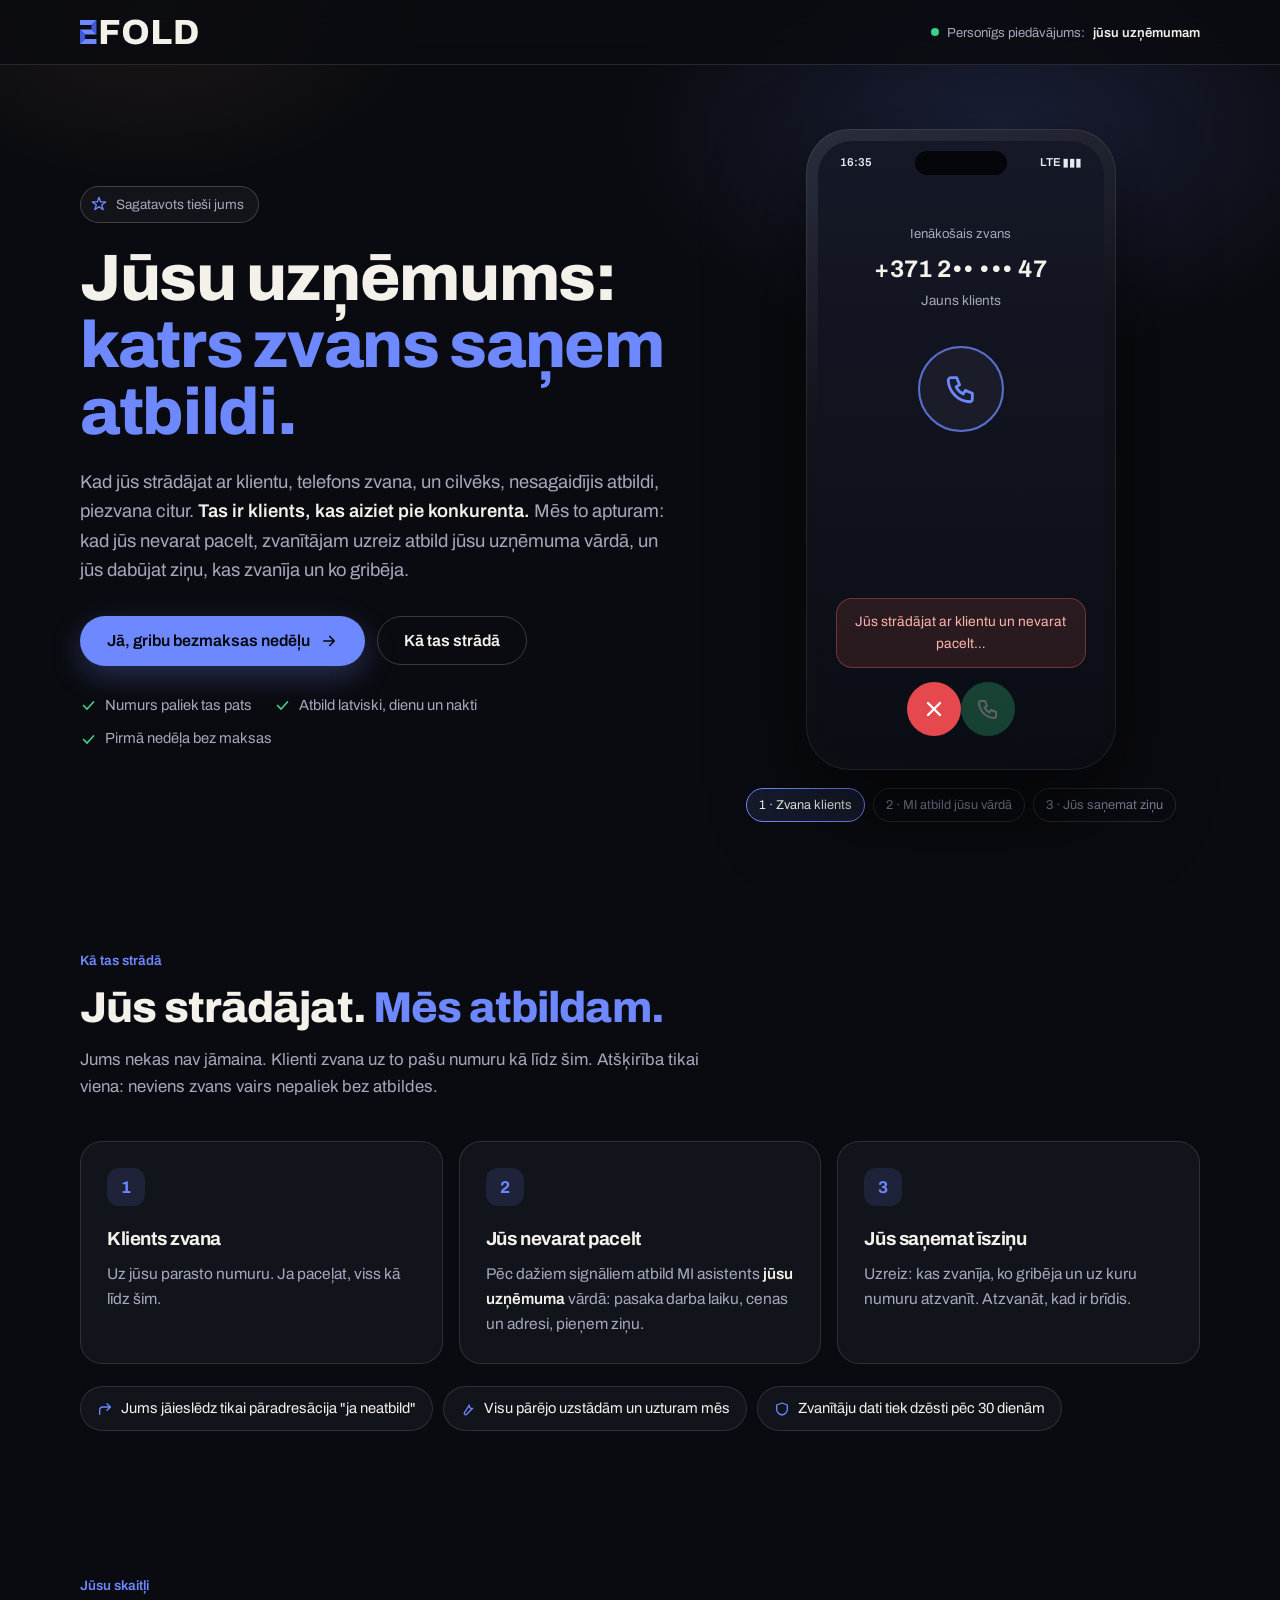
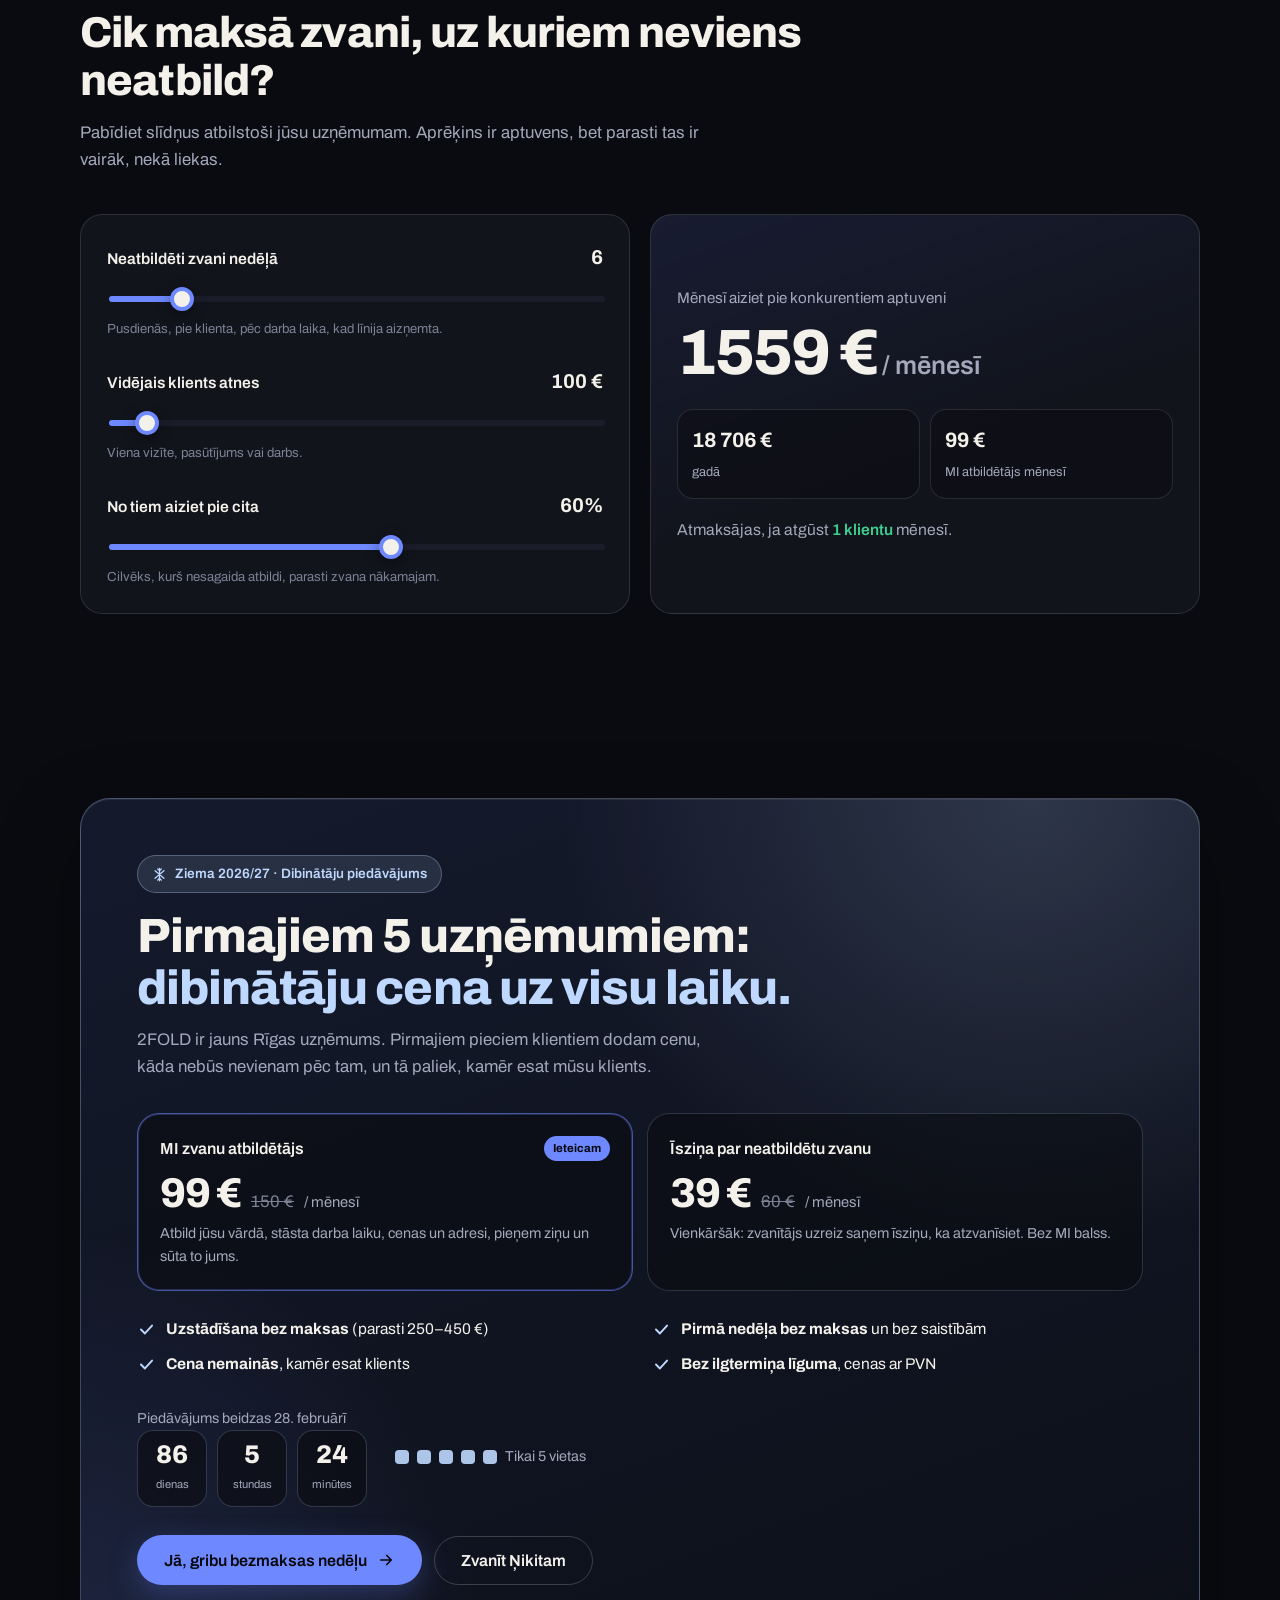
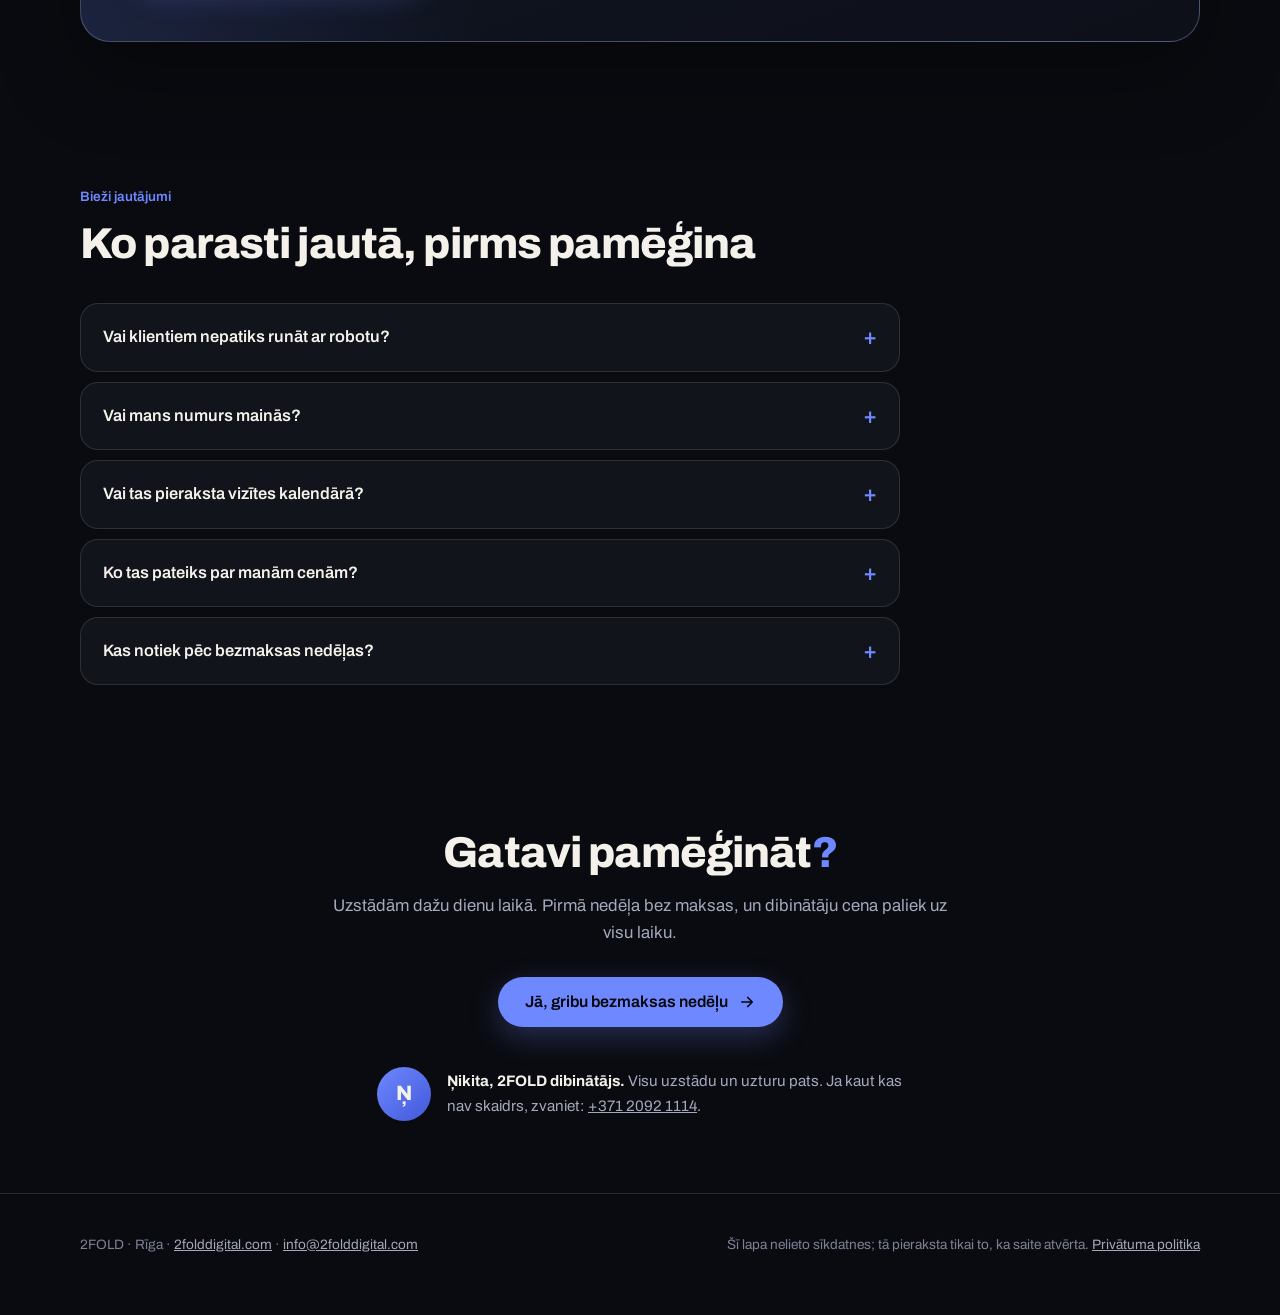
<file: p/index.html>
<!DOCTYPE html>
<html lang="lv">
<head>
<meta charset="UTF-8">
<meta name="viewport" content="width=device-width, initial-scale=1.0">
<!-- Personalised offer page: 2folddigital.com/p/?k=<code>.
     The code comes from the email link. The page asks the missed-call server
     (automations/missed-call/leadpages.mjs) whose code it is and shows that
     business's name and trade; it reports back only "opened", "scrolled /
     used the calculator" and "pressed Jā" (no cookies, nothing typed).
     Without a code, or if the server cannot be reached, it shows a general
     version. Keep the server address below in step with the CSP. -->
<meta http-equiv="Content-Security-Policy" content="default-src 'self'; script-src 'self' 'unsafe-inline'; style-src 'self' 'unsafe-inline'; img-src 'self' data:; font-src 'self'; connect-src 'self' https://missed-call-production-1689.up.railway.app http://localhost:3000; form-action 'self'; base-uri 'self'; object-src 'none'">
<meta name="robots" content="noindex, nofollow">
<meta name="referrer" content="strict-origin-when-cross-origin">
<title>Personīgs piedāvājums – 2FOLD</title>
<meta name="description" content="2FOLD: neviens zvans vairs nepaliek bez atbildes. Personīgs piedāvājums jūsu uzņēmumam.">
<meta property="og:title" content="Personīgs piedāvājums jūsu uzņēmumam – 2FOLD">
<meta property="og:description" content="Katrs neatbildēts zvans ir klients, kas aiziet pie konkurenta. Mēs to apturam.">
<meta property="og:image" content="https://2folddigital.com/assets/og-card.png">
<meta name="theme-color" content="#0A0B10">
<link rel="apple-touch-icon" href="/assets/apple-touch-icon.png">
<link rel="stylesheet" href="/assets/fonts.css">
<style>
  :root{
    --ink:#0A0B10; --ink-2:#12141C; --ink-3:#1A1D29; --line:rgba(243,241,234,.12); --line-2:rgba(243,241,234,.2);
    --paper:#F3F1EA; --dim:#A3A8BB; --faint:#7C8196;
    --blue:#6E88FF; --blue-2:#4259D9; --blue-soft:#D4DBFF;
    --warm:#C08552; --warm-soft:#E9CBA8; --frost:#BFD8FF; --ok:#3ECF8E;
    --ease:cubic-bezier(.16,1,.3,1);
  }
  *{box-sizing:border-box}
  html{scroll-behavior:smooth}
  body{margin:0; background:var(--ink); color:var(--paper); font:400 17px/1.6 'Archivo', system-ui, sans-serif; -webkit-font-smoothing:antialiased; overflow-x:hidden}
  a{color:inherit}
  .wrap{width:min(1120px, 100% - 32px); margin:0 auto}
  h1,h2,h3{font-family:'Archivo', system-ui, sans-serif; letter-spacing:-.02em; margin:0}
  .muted{color:var(--dim)}
  .key{color:var(--blue)}

  /* top bar */
  .top{position:sticky; top:0; z-index:20; background:rgba(10,11,16,.82); backdrop-filter:blur(14px); -webkit-backdrop-filter:blur(14px); border-bottom:1px solid var(--line)}
  .top .wrap{display:flex; align-items:center; justify-content:space-between; gap:16px; height:64px}
  .logo svg{height:26px; width:auto; display:block}
  .top .for{font-size:.82rem; color:var(--dim); display:flex; align-items:center; gap:8px; min-width:0}
  .top .for b{color:var(--paper); font-weight:600; white-space:nowrap; overflow:hidden; text-overflow:ellipsis; max-width:38vw}
  .dot{width:8px; height:8px; border-radius:50%; background:var(--ok); flex:none; box-shadow:0 0 0 0 rgba(62,207,142,.6); animation:pulse 2.4s infinite}
  @keyframes pulse{70%{box-shadow:0 0 0 8px rgba(62,207,142,0)}100%{box-shadow:0 0 0 0 rgba(62,207,142,0)}}

  /* buttons */
  .btn{display:inline-flex; align-items:center; justify-content:center; gap:10px; border-radius:999px; padding:15px 26px; font:600 1rem 'Archivo', sans-serif; text-decoration:none; cursor:pointer; border:1px solid transparent; transition:transform .25s var(--ease), background .2s, border-color .2s, box-shadow .3s}
  .btn:active{transform:scale(.97)}
  .btn.main{background:var(--blue); color:#06070B; box-shadow:0 10px 30px rgba(110,136,255,.28)}
  .btn.main:hover{background:#8297FF; transform:translateY(-2px)}
  .btn.ghost{border-color:var(--line-2); color:var(--paper); background:transparent}
  .btn.ghost:hover{border-color:var(--paper)}
  .btn svg{width:18px; height:18px}

  /* hero */
  .hero{position:relative; padding:64px 0 56px}
  .hero::before{content:""; position:absolute; inset:-120px 0 auto; height:620px; pointer-events:none;
    background:radial-gradient(42% 52% at 78% 30%, rgba(110,136,255,.16), transparent 70%), radial-gradient(30% 40% at 12% 10%, rgba(192,133,82,.10), transparent 70%)}
  .hero .wrap{position:relative; display:grid; grid-template-columns:minmax(0,1.1fr) minmax(0,.9fr); gap:56px; align-items:center}
  .tag{display:inline-flex; align-items:center; gap:9px; padding:7px 14px 7px 10px; border-radius:999px; border:1px solid var(--line-2); background:rgba(243,241,234,.04); font-size:.85rem; color:var(--dim)}
  .tag b{color:var(--paper); font-weight:600}
  .hero h1{font-size:clamp(2.3rem, 5.2vw, 4.1rem); line-height:1.02; font-weight:800; margin:22px 0 22px}
  .hero h1 .biz{display:block; overflow-wrap:anywhere}
  .hero h1.long{font-size:clamp(2rem, 4.2vw, 3.2rem)}
  .hero h1 .line2{display:block; color:var(--blue)}
  .hero .lead{font-size:1.15rem; color:var(--dim); max-width:34em; margin:0 0 30px}
  .hero .lead strong{color:var(--paper); font-weight:600}
  .cta-row{display:flex; flex-wrap:wrap; gap:12px; align-items:center}
  .facts{display:flex; flex-wrap:wrap; gap:10px 22px; margin-top:28px; padding:0; list-style:none; font-size:.92rem; color:var(--dim)}
  .facts li{display:flex; align-items:center; gap:8px}
  .facts svg{width:17px; height:17px; color:var(--ok); flex:none}

  /* phone demo */
  .stage{display:grid; justify-items:center; gap:18px}
  .phone{position:relative; width:min(310px, 82vw); aspect-ratio:9/18.6; border-radius:44px; padding:12px; background:linear-gradient(160deg, #2A2E3D, #11131A 40%, #0B0C12); box-shadow:0 40px 90px rgba(0,0,0,.55), inset 0 0 0 1px rgba(255,255,255,.08)}
  .screen{position:relative; height:100%; border-radius:34px; overflow:hidden; background:linear-gradient(180deg, #151826, #0B0D15)}
  .notch{position:absolute; top:10px; left:50%; transform:translateX(-50%); width:92px; height:24px; border-radius:20px; background:#05060A; z-index:5}
  .sb{position:absolute; top:12px; left:22px; right:22px; display:flex; justify-content:space-between; font-size:.72rem; font-weight:600; color:#E8E8F0; z-index:4}
  .scene{position:absolute; inset:0; padding:56px 18px 22px; display:flex; flex-direction:column; opacity:0; visibility:hidden; transform:translateY(10px) scale(.98); transition:opacity .45s var(--ease), transform .6s var(--ease), visibility 0s linear .45s; pointer-events:none}
  .scene.on{opacity:1; visibility:visible; transform:none; transition-delay:.12s, .12s, 0s}
  /* scene 1: incoming call */
  .call{align-items:center; text-align:center}
  .call .who{margin-top:26px; font-size:.82rem; color:var(--dim)}
  .call .num{font-size:1.5rem; font-weight:700; margin:6px 0 2px; letter-spacing:.01em}
  .call .lbl{font-size:.85rem; color:var(--dim)}
  .ring{position:relative; width:86px; height:86px; margin:34px auto 0; border-radius:50%; background:var(--ink-3); display:grid; place-items:center}
  .ring::before,.ring::after{content:""; position:absolute; inset:0; border-radius:50%; border:2px solid rgba(110,136,255,.5); animation:ring 1.6s var(--ease) infinite}
  .ring::after{animation-delay:.8s}
  @keyframes ring{from{transform:scale(1); opacity:.9}to{transform:scale(1.7); opacity:0}}
  .ring svg{width:34px; height:34px; color:var(--blue); animation:shake 1.6s infinite}
  @keyframes shake{0%,40%,100%{transform:rotate(0)}10%,30%{transform:rotate(-12deg)}20%{transform:rotate(12deg)}}
  .busy{margin-top:auto; padding:12px 14px; border-radius:16px; background:rgba(242,104,92,.12); border:1px solid rgba(242,104,92,.35); color:#FFB4AC; font-size:.86rem; opacity:0; transform:translateY(8px); transition:all .5s var(--ease)}
  .busy.on{opacity:1; transform:none}
  .btns{display:flex; justify-content:space-around; margin-top:14px}
  .btns i{width:54px; height:54px; border-radius:50%; display:grid; place-items:center}
  .btns i:first-child{background:#E5484D} .btns i:last-child{background:#30A46C; opacity:.35}
  .btns svg{width:24px; height:24px; color:#fff}
  /* scene 2: AI answers */
  .ai .head{display:flex; align-items:center; gap:10px; padding-bottom:12px; border-bottom:1px solid var(--line)}
  .ai .av{width:36px; height:36px; border-radius:50%; background:linear-gradient(135deg, var(--blue), #9B7BFF); display:grid; place-items:center; flex:none}
  .ai .av svg{width:18px; height:18px; color:#fff}
  .ai .head b{display:block; font-size:.86rem; line-height:1.2}
  .ai .head span{font-size:.72rem; color:var(--ok)}
  .bubbles{display:flex; flex-direction:column; gap:8px; padding-top:12px; overflow:hidden}
  .bub{max-width:88%; padding:9px 12px; border-radius:16px; font-size:.8rem; line-height:1.4; opacity:0; transform:translateY(8px); transition:all .45s var(--ease)}
  .bub.on{opacity:1; transform:none}
  .bub.a{background:var(--ink-3); border:1px solid var(--line); border-bottom-left-radius:5px; align-self:flex-start}
  .bub.c{background:var(--blue-2); color:#fff; border-bottom-right-radius:5px; align-self:flex-end}
  .bub small{display:block; font-size:.62rem; text-transform:uppercase; letter-spacing:.08em; opacity:.65; margin-bottom:2px}
  .wave{display:flex; gap:3px; align-items:center; height:14px; margin-left:auto}
  .wave i{width:3px; border-radius:2px; background:var(--blue); animation:wave 1s infinite ease-in-out}
  .wave i:nth-child(2){animation-delay:.15s} .wave i:nth-child(3){animation-delay:.3s} .wave i:nth-child(4){animation-delay:.45s}
  @keyframes wave{0%,100%{height:4px}50%{height:14px}}
  /* scene 3: SMS on the lock screen */
  .lock{align-items:center; text-align:center}
  .lock .time{font-size:3.2rem; font-weight:700; margin-top:26px; letter-spacing:-.02em; line-height:1}
  .lock .date{font-size:.82rem; color:var(--dim); margin-top:4px}
  .note{margin-top:28px; width:100%; text-align:left; padding:12px 13px; border-radius:18px; background:rgba(243,241,234,.1); backdrop-filter:blur(8px); border:1px solid var(--line); opacity:0; transform:translateY(-14px) scale(.96); transition:all .55s var(--ease)}
  .note.on{opacity:1; transform:none}
  .note .nh{display:flex; align-items:center; gap:8px; font-size:.7rem; color:var(--dim); margin-bottom:5px}
  .note .nh i{width:20px; height:20px; border-radius:6px; background:var(--ok); display:grid; place-items:center}
  .note .nh i svg{width:12px; height:12px; color:#06070B}
  .note .nh span{margin-left:auto}
  .note p{margin:0; font-size:.8rem; line-height:1.4}
  .note p b{font-weight:600}
  .done{margin-top:auto; font-size:.8rem; color:var(--ok); display:flex; align-items:center; gap:6px; justify-content:center; opacity:0; transition:opacity .5s}
  .done.on{opacity:1}
  .steps-mini{display:flex; gap:8px; flex-wrap:wrap; justify-content:center; margin:0; padding:0; list-style:none}
  .steps-mini li{font-size:.8rem; padding:6px 12px; border-radius:999px; border:1px solid var(--line); color:var(--faint); transition:all .4s var(--ease)}
  .steps-mini li.on{border-color:var(--blue); color:var(--paper); background:rgba(110,136,255,.12)}

  /* sections */
  section{padding:72px 0}
  .eyebrow{font-size:.85rem; font-weight:600; color:var(--blue); margin-bottom:12px}
  .sec-h{font-size:clamp(1.8rem, 3.6vw, 2.7rem); line-height:1.1; font-weight:800; max-width:20em}
  .sec-p{color:var(--dim); max-width:38em; margin:16px 0 0; font-size:1.05rem}
  .grid3{display:grid; grid-template-columns:repeat(3, minmax(0,1fr)); gap:16px; margin-top:40px}
  .card{position:relative; background:var(--ink-2); border:1px solid var(--line); border-radius:22px; padding:26px; transition:border-color .3s, transform .4s var(--ease)}
  .card:hover{border-color:var(--line-2); transform:translateY(-3px)}
  .card .n{width:38px; height:38px; border-radius:12px; display:grid; place-items:center; background:rgba(110,136,255,.13); color:var(--blue); font-weight:700; margin-bottom:18px}
  .card h3{font-size:1.18rem; margin-bottom:8px}
  .card p{margin:0; color:var(--dim); font-size:.97rem}
  .card p b{color:var(--paper); font-weight:600}
  .pills{display:flex; flex-wrap:wrap; gap:10px; margin-top:22px}
  .pill{display:flex; align-items:center; gap:8px; padding:10px 16px; border-radius:999px; background:var(--ink-2); border:1px solid var(--line); font-size:.92rem}
  .pill svg{width:16px; height:16px; color:var(--blue)}

  /* calculator */
  .calc{display:grid; grid-template-columns:minmax(0,1fr) minmax(0,1fr); gap:20px; margin-top:40px}
  .calc .card:hover{transform:none}
  .field{margin-bottom:26px}
  .field:last-child{margin-bottom:0}
  .field .row{display:flex; justify-content:space-between; align-items:baseline; gap:12px; margin-bottom:10px}
  .field label{font-weight:600; font-size:.98rem}
  .field output{font-weight:700; font-size:1.25rem; color:var(--paper); font-variant-numeric:tabular-nums; white-space:nowrap}
  input[type=range]{-webkit-appearance:none; appearance:none; width:100%; height:6px; border-radius:99px; background:linear-gradient(90deg, var(--blue) var(--p, 50%), var(--ink-3) var(--p, 50%)); outline-offset:6px}
  input[type=range]::-webkit-slider-thumb{-webkit-appearance:none; width:24px; height:24px; border-radius:50%; background:var(--paper); border:4px solid var(--blue); cursor:pointer; box-shadow:0 4px 14px rgba(0,0,0,.4)}
  input[type=range]::-moz-range-thumb{width:18px; height:18px; border-radius:50%; background:var(--paper); border:4px solid var(--blue); cursor:pointer}
  .field small{display:block; color:var(--faint); font-size:.82rem; margin-top:8px}
  .result{display:flex; flex-direction:column; justify-content:center; background:linear-gradient(160deg, rgba(110,136,255,.14), var(--ink-2) 60%)}
  .result .big{font-size:clamp(2.6rem, 6vw, 4rem); font-weight:800; line-height:1; letter-spacing:-.03em; font-variant-numeric:tabular-nums}
  .result .big span{font-size:.4em; color:var(--dim); font-weight:600; letter-spacing:0}
  .result .vs{display:grid; grid-template-columns:1fr 1fr; gap:10px; margin:24px 0 18px}
  .result .vs div{padding:14px; border-radius:16px; background:rgba(10,11,16,.5); border:1px solid var(--line)}
  .result .vs b{display:block; font-size:1.3rem; font-variant-numeric:tabular-nums}
  .result .vs span{font-size:.8rem; color:var(--dim)}
  .result .pay{font-size:.98rem; color:var(--dim); margin:0}
  .result .pay b{color:var(--ok)}

  /* winter founding offer */
  .offer{position:relative; overflow:hidden; border-radius:30px; padding:clamp(28px, 5vw, 56px); margin-top:40px;
    background:radial-gradient(70% 90% at 85% 0%, rgba(191,216,255,.16), transparent 60%), radial-gradient(60% 80% at 0% 100%, rgba(110,136,255,.14), transparent 60%), linear-gradient(160deg, #141A2C, #0D1019);
    border:1px solid rgba(191,216,255,.28); box-shadow:0 30px 80px rgba(0,0,0,.35), inset 0 1px 0 rgba(255,255,255,.08)}
  .offer canvas{position:absolute; inset:0; width:100%; height:100%; pointer-events:none}
  .offer > *:not(canvas){position:relative}
  .offer .badge{display:inline-flex; align-items:center; gap:8px; padding:7px 14px; border-radius:999px; background:rgba(191,216,255,.12); border:1px solid rgba(191,216,255,.3); color:var(--frost); font-size:.85rem; font-weight:600}
  .offer .badge svg{width:15px; height:15px}
  .offer h2{font-size:clamp(1.9rem, 4vw, 3rem); line-height:1.08; font-weight:800; margin:18px 0 12px; max-width:16em}
  .offer .sub{color:var(--dim); font-size:1.05rem; max-width:36em; margin:0}
  .prices{display:grid; grid-template-columns:repeat(2, minmax(0,1fr)); gap:14px; margin:32px 0 26px}
  .price{padding:22px; border-radius:22px; background:rgba(10,11,16,.55); border:1px solid rgba(191,216,255,.18)}
  .price.best{border-color:rgba(110,136,255,.6); box-shadow:0 0 0 1px rgba(110,136,255,.25) inset}
  .price .pn{font-weight:600; font-size:1rem; display:flex; justify-content:space-between; gap:10px; align-items:center}
  .price .pn em{font-style:normal; font-size:.72rem; font-weight:700; color:#06070B; background:var(--blue); padding:3px 9px; border-radius:99px; white-space:nowrap}
  .price .pv{display:flex; align-items:baseline; gap:10px; margin:12px 0 6px}
  .price .pv b{font-size:2.6rem; font-weight:800; letter-spacing:-.03em; line-height:1}
  .price .pv s{color:var(--faint); font-size:1.05rem}
  .price .pv span{color:var(--dim); font-size:.92rem}
  .price p{margin:0; color:var(--dim); font-size:.9rem}
  .perks{display:grid; grid-template-columns:repeat(2, minmax(0,1fr)); gap:10px 24px; padding:0; margin:0 0 30px; list-style:none}
  .perks li{display:flex; gap:10px; align-items:flex-start; font-size:.97rem}
  .perks svg{width:19px; height:19px; color:var(--frost); flex:none; margin-top:3px}
  .count{display:flex; flex-wrap:wrap; align-items:center; gap:16px 28px; margin-bottom:28px}
  .count .lbl{font-size:.9rem; color:var(--dim)}
  .timer{display:flex; gap:10px}
  .timer div{min-width:70px; padding:10px 8px; border-radius:16px; background:rgba(10,11,16,.6); border:1px solid rgba(191,216,255,.2); text-align:center}
  .timer b{display:block; font-size:1.6rem; font-weight:800; font-variant-numeric:tabular-nums; line-height:1.1}
  .timer span{font-size:.7rem; color:var(--dim)}
  .spots{display:flex; align-items:center; gap:8px; font-size:.9rem; color:var(--dim)}
  .spots i{width:14px; height:14px; border-radius:4px; background:var(--frost); opacity:.9}

  /* FAQ */
  .faq{display:grid; gap:10px; margin-top:36px; max-width:820px}
  details{background:var(--ink-2); border:1px solid var(--line); border-radius:18px; transition:border-color .3s}
  details[open]{border-color:var(--line-2)}
  summary{list-style:none; cursor:pointer; padding:20px 22px; font-weight:600; font-size:1.03rem; display:flex; justify-content:space-between; gap:16px; align-items:center}
  summary::-webkit-details-marker{display:none}
  summary::after{content:"+"; font-size:1.4rem; color:var(--blue); transition:transform .3s var(--ease); line-height:1}
  details[open] summary::after{transform:rotate(45deg)}
  details p{margin:0; padding:0 22px 20px; color:var(--dim)}

  /* final */
  .final{text-align:center}
  .final .sec-h{margin:0 auto}
  .final .sec-p{margin:16px auto 30px}
  .final .cta-row{justify-content:center}
  .me{display:flex; gap:16px; align-items:center; justify-content:center; margin-top:40px; text-align:left}
  .me .ph{width:54px; height:54px; border-radius:50%; background:linear-gradient(135deg, var(--blue), var(--blue-2)); display:grid; place-items:center; font-weight:800; font-size:1.3rem; flex:none}
  .me p{margin:0; font-size:.95rem; color:var(--dim); max-width:30em}
  .me p b{color:var(--paper)}
  .thanks{display:none; max-width:560px; margin:0 auto; padding:28px; border-radius:24px; background:rgba(62,207,142,.08); border:1px solid rgba(62,207,142,.35)}
  .thanks.on{display:block; animation:pop .6s var(--ease)}
  @keyframes pop{from{opacity:0; transform:scale(.96)}to{opacity:1; transform:none}}
  .thanks h3{font-size:1.4rem; margin-bottom:8px}
  .thanks p{margin:0; color:var(--dim)}
  footer{padding:40px 0 60px; border-top:1px solid var(--line); color:var(--faint); font-size:.85rem}
  footer .wrap{display:flex; flex-wrap:wrap; gap:10px 28px; justify-content:space-between}
  footer a{color:var(--dim)}

  /* reveal once, when in view */
  .rv{opacity:0; transform:translateY(18px); transition:opacity .8s var(--ease), transform .8s var(--ease)}
  .rv.in{opacity:1; transform:none}

  @media (max-width:900px){
    .hero{padding:36px 0 40px}
    .hero .wrap{grid-template-columns:1fr; gap:40px}
    .grid3,.calc{grid-template-columns:1fr}
    .prices,.perks{grid-template-columns:1fr}
    section{padding:56px 0}
  }
  @media (max-width:520px){
    body{font-size:16px}
    .top .for span{display:none}
    .cta-row .btn{width:100%}
    .timer div{min-width:62px}
    .me{flex-direction:column; text-align:center}
  }
  @media (prefers-reduced-motion: reduce){
    *,*::before,*::after{animation:none!important; transition:none!important}
    .rv{opacity:1; transform:none}
  }
</style>
</head>
<body>

<header class="top">
  <div class="wrap">
    <a class="logo" href="https://2folddigital.com/" aria-label="2FOLD">
      <svg viewBox="0 -4 490 108" xmlns="http://www.w3.org/2000/svg" aria-hidden="true"><path fill="#6E88FF" d="M0 0 L68.33 0 L47.5 20.83 L0 20.83 Z"/><path fill="#4259D9" d="M68.33 0 L68.33 60.42 L47.5 39.58 L47.5 20.83 Z"/><path fill="#6E88FF" d="M47.5 39.58 L68.33 60.42 L20.83 60.42 L0 39.58 Z"/><path fill="#4259D9" d="M0 39.58 L20.83 60.42 L20.83 79.17 L0 100 Z"/><path fill="#6E88FF" d="M20.83 79.17 L68.33 79.17 L68.33 100 L0 100 Z"/><path fill="#F3F1EA" d="M112.39 100L86.33 100L86.33-0.00L163.04-0.00L163.04 20.38L112.39 20.38L112.39 41.920L156.93 41.92L156.93 61.86L112.39 61.86L112.39 100ZM230.58 101.75L230.58 101.75Q214.14 101.75 202.42 96.00Q190.70 90.25 184.44 78.75Q178.18 67.25 178.18 49.93L178.18 49.93Q178.18 32.61 184.44 21.18Q190.70 9.75 202.42 4.00Q214.14-1.75 230.58-1.75L230.58-1.75Q247.03-1.75 258.75 4.00Q270.47 9.75 276.73 21.18Q282.99 32.61 282.99 49.93L282.99 49.930Q282.99 67.25 276.73 78.75Q270.47 90.25 258.75 96.00Q247.03 101.75 230.58 101.75ZM230.58 81.37L230.58 81.37Q236.84 81.37 241.65 79.48Q246.45 77.58 249.72 73.94Q253 70.31 254.60 65.07Q256.20 59.83 256.20 53.28L256.20 53.28L256.20 46.87Q256.20 40.17 254.60 34.93Q253 29.69 249.72 26.06Q246.45 22.42 241.65 20.52Q236.84 18.63 230.58 18.63L230.58 18.63Q224.18 18.63 219.38 20.52Q214.57 22.42 211.37 26.06Q208.17 29.69 206.57 34.93Q204.97 40.17 204.97 46.87L204.97 46.87L204.97 53.28Q204.97 59.83 206.57 65.07Q208.17 70.31 211.37 73.94Q214.57 77.58 219.38 79.48Q224.18 81.37 230.58 81.37ZM380.22 100L303.36 100L303.36-0.00L329.42-0.00L329.42 78.60L380.22 78.60L380.22 100ZM438.74 100L396.96 100L396.96-0.00L438.74-0.00Q455.04-0.00 466.32 5.39Q477.60 10.77 483.49 21.76Q489.39 32.75 489.39 49.93L489.39 49.93Q489.39 66.96 483.49 78.09Q477.60 89.23 466.32 94.61Q455.04 100 438.74 100L438.74 100ZM423.01 20.38L423.01 79.62L438.44 79.62Q444.56 79.62 449.07 77.87Q453.58 76.13 456.64 72.78Q459.70 69.43 461.15 64.48Q462.61 59.53 462.61 53.13L462.61 53.13L462.61 47.02Q462.61 40.47 461.15 35.52Q459.70 30.57 456.64 27.22Q453.58 23.87 449.07 22.13Q444.56 20.38 438.44 20.38L438.44 20.38L423.01 20.38Z"/></svg>
    </a>
    <div class="for"><i class="dot"></i><span>Personīgs piedāvājums:</span> <b data-name>jūsu uzņēmumam</b></div>
  </div>
</header>

<main>
  <section class="hero">
    <div class="wrap">
      <div>
        <div class="tag"><svg width="16" height="16" viewBox="0 0 24 24" fill="none" stroke="#6E88FF" stroke-width="2" stroke-linecap="round" stroke-linejoin="round"><path d="M12 2l2.4 6.9H22l-6 4.6 2.3 7L12 16.2 5.7 20.5 8 13.5 2 8.9h7.6z"/></svg><span id="tagText">Sagatavots tieši jums</span></div>
        <h1 id="h1"><span class="biz" data-name-h1>Jūsu uzņēmums:</span><span class="line2">katrs zvans saņem atbildi.</span></h1>
        <p class="lead"><span data-t="scene">Kad jūs strādājat ar klientu, telefons zvana, un cilvēks, nesagaidījis atbildi, piezvana citur.</span> <strong>Tas ir klients, kas aiziet pie konkurenta.</strong> Mēs to apturam: kad jūs nevarat pacelt, zvanītājam uzreiz atbild jūsu uzņēmuma vārdā, un jūs dabūjat ziņu, kas zvanīja un ko gribēja.</p>
        <div class="cta-row">
          <a class="btn main" href="#offer"><span>Jā, gribu bezmaksas nedēļu</span><svg viewBox="0 0 24 24" fill="none" stroke="currentColor" stroke-width="2.2" stroke-linecap="round" stroke-linejoin="round"><path d="M5 12h14M13 6l6 6-6 6"/></svg></a>
          <a class="btn ghost" href="#how">Kā tas strādā</a>
        </div>
        <ul class="facts">
          <li><svg viewBox="0 0 24 24" fill="none" stroke="currentColor" stroke-width="2.4" stroke-linecap="round" stroke-linejoin="round"><path d="m5 12 5 5 9-10"/></svg>Numurs paliek tas pats</li>
          <li><svg viewBox="0 0 24 24" fill="none" stroke="currentColor" stroke-width="2.4" stroke-linecap="round" stroke-linejoin="round"><path d="m5 12 5 5 9-10"/></svg>Atbild latviski, dienu un nakti</li>
          <li><svg viewBox="0 0 24 24" fill="none" stroke="currentColor" stroke-width="2.4" stroke-linecap="round" stroke-linejoin="round"><path d="m5 12 5 5 9-10"/></svg>Pirmā nedēļa bez maksas</li>
        </ul>
      </div>

      <div class="stage" aria-label="Kā izskatās neatbildēts zvans ar 2FOLD">
        <div class="phone">
          <div class="screen">
            <div class="notch"></div>
            <div class="sb"><span id="clock">10:24</span><span>LTE ▮▮▮</span></div>

            <div class="scene call" id="s1">
              <div class="who">Ienākošais zvans</div>
              <div class="num">+371 2•• ••• 47</div>
              <div class="lbl">Jauns klients</div>
              <div class="ring"><svg viewBox="0 0 24 24" fill="none" stroke="currentColor" stroke-width="2" stroke-linecap="round" stroke-linejoin="round"><path d="M5 4h4l2 5-2.5 1.5a11 11 0 0 0 5 5L15 13l5 2v4a2 2 0 0 1-2 2A16 16 0 0 1 3 6a2 2 0 0 1 2-2z"/></svg></div>
              <div class="busy" id="busy">Jūs <span data-t="busy">strādājat ar klientu</span> un nevarat pacelt…</div>
              <div class="btns"><i><svg viewBox="0 0 24 24" fill="none" stroke="currentColor" stroke-width="2.4" stroke-linecap="round"><path d="M18 6 6 18M6 6l12 12"/></svg></i><i><svg viewBox="0 0 24 24" fill="none" stroke="currentColor" stroke-width="2" stroke-linecap="round" stroke-linejoin="round"><path d="M5 4h4l2 5-2.5 1.5a11 11 0 0 0 5 5L15 13l5 2v4a2 2 0 0 1-2 2A16 16 0 0 1 3 6a2 2 0 0 1 2-2z"/></svg></i></div>
            </div>

            <div class="scene ai" id="s2">
              <div class="head"><div class="av"><svg viewBox="0 0 24 24" fill="none" stroke="currentColor" stroke-width="2" stroke-linecap="round" stroke-linejoin="round"><rect x="4" y="8" width="16" height="12" rx="3"/><path d="M12 4v4M9 14h.01M15 14h.01"/></svg></div><div><b data-name>Jūsu uzņēmums</b><span>MI asistents atbild</span></div><div class="wave"><i></i><i></i><i></i><i></i></div></div>
              <div class="bubbles">
                <div class="bub a" id="b1"><small>Asistents</small>Labdien! <span data-name>Jūsu uzņēmums</span>, jūs runājat ar MI asistentu. Kā varu palīdzēt?</div>
                <div class="bub c" id="b2"><small>Klients</small><span data-t="ask">Vai rīt varat mani pieņemt?</span></div>
                <div class="bub a" id="b3"><small>Asistents</small>Sapratu! Nodošu ziņu, un jums atzvanīs, tiklīdz būs brīdis. Kā jūs sauc?</div>
                <div class="bub c" id="b4"><small>Klients</small><span data-t="who">Jānis</span>. Paldies!</div>
              </div>
            </div>

            <div class="scene lock" id="s3">
              <div class="time" id="ltime">10:25</div>
              <div class="date" id="ldate">otrdiena</div>
              <div class="note" id="note">
                <div class="nh"><i><svg viewBox="0 0 24 24" fill="none" stroke="currentColor" stroke-width="2.6" stroke-linecap="round" stroke-linejoin="round"><path d="M4 5h16v11H9l-5 4z"/></svg></i>Īsziņa · 2FOLD<span>tagad</span></div>
                <p><b>Zvans no +371 2•• ••• 47:</b> <span data-t="msg">Jānis grib pieteikties rīt, lūdz atzvanīt.</span></p>
              </div>
              <div class="done" id="done"><svg width="16" height="16" viewBox="0 0 24 24" fill="none" stroke="currentColor" stroke-width="2.4" stroke-linecap="round" stroke-linejoin="round"><path d="m5 12 5 5 9-10"/></svg>Klients nav aizgājis pie konkurenta</div>
            </div>
          </div>
        </div>
        <ol class="steps-mini" aria-hidden="true"><li id="m1">1 · Zvana klients</li><li id="m2">2 · MI atbild jūsu vārdā</li><li id="m3">3 · Jūs saņemat ziņu</li></ol>
      </div>
    </div>
  </section>

  <section id="how">
    <div class="wrap">
      <div class="rv">
        <div class="eyebrow">Kā tas strādā</div>
        <h2 class="sec-h">Jūs strādājat. <span class="key">Mēs atbildam.</span></h2>
        <p class="sec-p">Jums nekas nav jāmaina. Klienti zvana uz to pašu numuru kā līdz šim. Atšķirība tikai viena: neviens zvans vairs nepaliek bez atbildes.</p>
      </div>
      <div class="grid3">
        <div class="card rv"><div class="n">1</div><h3>Klients zvana</h3><p>Uz jūsu parasto numuru. Ja paceļat, viss kā līdz šim.</p></div>
        <div class="card rv"><div class="n">2</div><h3>Jūs nevarat pacelt</h3><p>Pēc dažiem signāliem atbild MI asistents <b data-name>jūsu uzņēmuma</b> vārdā: pasaka darba laiku, cenas un adresi, pieņem ziņu.</p></div>
        <div class="card rv"><div class="n">3</div><h3>Jūs saņemat īsziņu</h3><p>Uzreiz: kas zvanīja, ko gribēja un uz kuru numuru atzvanīt. Atzvanāt, kad ir brīdis.</p></div>
      </div>
      <div class="pills rv">
        <div class="pill"><svg viewBox="0 0 24 24" fill="none" stroke="currentColor" stroke-width="2" stroke-linecap="round" stroke-linejoin="round"><path d="M15 4l5 5-5 5"/><path d="M20 9H9a5 5 0 0 0-5 5v6"/></svg>Jums jāieslēdz tikai pāradresācija "ja neatbild"</div>
        <div class="pill"><svg viewBox="0 0 24 24" fill="none" stroke="currentColor" stroke-width="2" stroke-linecap="round" stroke-linejoin="round"><path d="M14 6a4 4 0 0 0 5 5l-9 9a2 2 0 0 1-3-3z"/></svg>Visu pārējo uzstādām un uzturam mēs</div>
        <div class="pill"><svg viewBox="0 0 24 24" fill="none" stroke="currentColor" stroke-width="2" stroke-linecap="round" stroke-linejoin="round"><path d="M12 3 4 6v6c0 5 3.5 8 8 9 4.5-1 8-4 8-9V6z"/></svg>Zvanītāju dati tiek dzēsti pēc 30 dienām</div>
      </div>
    </div>
  </section>

  <section id="calc">
    <div class="wrap">
      <div class="rv">
        <div class="eyebrow">Jūsu skaitļi</div>
        <h2 class="sec-h">Cik maksā zvani, uz kuriem neviens neatbild?</h2>
        <p class="sec-p">Pabīdiet slīdņus atbilstoši <span data-name>jūsu uzņēmumam</span>. Aprēķins ir aptuvens, bet parasti tas ir vairāk, nekā liekas.</p>
      </div>
      <div class="calc">
        <div class="card rv">
          <div class="field"><div class="row"><label for="c1">Neatbildēti zvani nedēļā</label><output id="o1">6</output></div><input id="c1" type="range" min="1" max="40" step="1" value="6"><small>Pusdienās, pie klienta, pēc darba laika, kad līnija aizņemta.</small></div>
          <div class="field"><div class="row"><label for="c2">Vidējais klients atnes</label><output id="o2">100 €</output></div><input id="c2" type="range" min="20" max="1500" step="10" value="100"><small>Viena vizīte, pasūtījums vai darbs.</small></div>
          <div class="field"><div class="row"><label for="c3">No tiem aiziet pie cita</label><output id="o3">60%</output></div><input id="c3" type="range" min="20" max="90" step="5" value="60"><small>Cilvēks, kurš nesagaida atbildi, parasti zvana nākamajam.</small></div>
        </div>
        <div class="card result rv" aria-live="polite">
          <div class="muted" style="font-size:.95rem; margin-bottom:10px">Mēnesī aiziet pie konkurentiem aptuveni</div>
          <div class="big" id="loss">1 560 €<span> / mēnesī</span></div>
          <div class="vs"><div><b id="lossY">18 720 €</b><span>gadā</span></div><div><b>99 €</b><span>MI atbildētājs mēnesī</span></div></div>
          <p class="pay" id="pay">Atmaksājas, ja atgūst <b>1 klientu</b> mēnesī.</p>
        </div>
      </div>
    </div>
  </section>

  <section id="offer">
    <div class="wrap">
      <div class="offer rv">
        <canvas id="snow" aria-hidden="true"></canvas>
        <div class="badge"><svg viewBox="0 0 24 24" fill="none" stroke="currentColor" stroke-width="2" stroke-linecap="round" stroke-linejoin="round"><path d="M12 2v20M4.9 6l14.2 12M19.1 6 4.9 18M9 3l3 3 3-3M9 21l3-3 3 3"/></svg>Ziema 2026/27 · Dibinātāju piedāvājums</div>
        <h2>Pirmajiem 5 uzņēmumiem: <span style="color:var(--frost)">dibinātāju cena uz visu laiku.</span></h2>
        <p class="sec-p sub">2FOLD ir jauns Rīgas uzņēmums. Pirmajiem pieciem klientiem dodam cenu, kāda nebūs nevienam pēc tam, un tā paliek, kamēr esat mūsu klients.</p>
        <div class="prices">
          <div class="price best"><div class="pn">MI zvanu atbildētājs <em>Ieteicam</em></div><div class="pv"><b>99 €</b><s>150 €</s><span>/ mēnesī</span></div><p>Atbild jūsu vārdā, stāsta darba laiku, cenas un adresi, pieņem ziņu un sūta to jums.</p></div>
          <div class="price"><div class="pn">Īsziņa par neatbildētu zvanu</div><div class="pv"><b>39 €</b><s>60 €</s><span>/ mēnesī</span></div><p>Vienkāršāk: zvanītājs uzreiz saņem īsziņu, ka atzvanīsiet. Bez MI balss.</p></div>
        </div>
        <ul class="perks">
          <li><svg viewBox="0 0 24 24" fill="none" stroke="currentColor" stroke-width="2.4" stroke-linecap="round" stroke-linejoin="round"><path d="m5 12 5 5 9-10"/></svg><span><b>Uzstādīšana bez maksas</b> (parasti 250–450 €)</span></li>
          <li><svg viewBox="0 0 24 24" fill="none" stroke="currentColor" stroke-width="2.4" stroke-linecap="round" stroke-linejoin="round"><path d="m5 12 5 5 9-10"/></svg><span><b>Pirmā nedēļa bez maksas</b> un bez saistībām</span></li>
          <li><svg viewBox="0 0 24 24" fill="none" stroke="currentColor" stroke-width="2.4" stroke-linecap="round" stroke-linejoin="round"><path d="m5 12 5 5 9-10"/></svg><span><b>Cena nemainās</b>, kamēr esat klients</span></li>
          <li><svg viewBox="0 0 24 24" fill="none" stroke="currentColor" stroke-width="2.4" stroke-linecap="round" stroke-linejoin="round"><path d="m5 12 5 5 9-10"/></svg><span><b>Bez ilgtermiņa līguma</b>, cenas ar PVN</span></li>
        </ul>
        <div class="count">
          <div><div class="lbl">Piedāvājums beidzas 28. februārī</div>
            <div class="timer" id="timer"><div><b id="td">–</b><span>dienas</span></div><div><b id="th">–</b><span>stundas</span></div><div><b id="tm">–</b><span>minūtes</span></div></div></div>
          <div class="spots"><i></i><i></i><i></i><i></i><i></i><span>Tikai 5 vietas</span></div>
        </div>
        <div class="cta-row" id="yesRow">
          <button class="btn main" type="button" data-yes><span>Jā, gribu bezmaksas nedēļu</span><svg viewBox="0 0 24 24" fill="none" stroke="currentColor" stroke-width="2.2" stroke-linecap="round" stroke-linejoin="round"><path d="M5 12h14M13 6l6 6-6 6"/></svg></button>
          <a class="btn ghost" href="tel:+37120921114">Zvanīt Ņikitam</a>
        </div>
        <div class="thanks" id="thanks1" role="status"><h3>Paldies! Sazināšos ar jums šodien vai rīt.</h3><p>Ja gribat ātrāk, zvaniet <a href="tel:+37120921114">+371 2092 1114</a> vai rakstiet <a href="mailto:info@2folddigital.com">info@2folddigital.com</a>.</p></div>
      </div>
    </div>
  </section>

  <section id="faq">
    <div class="wrap">
      <div class="rv">
        <div class="eyebrow">Bieži jautājumi</div>
        <h2 class="sec-h">Ko parasti jautā, pirms pamēģina</h2>
      </div>
      <div class="faq rv">
        <details><summary>Vai klientiem nepatiks runāt ar robotu?</summary><p>Asistents uzreiz godīgi pasaka, ka ir MI, runā īsi un pieklājīgi un tikai pieņem ziņu. Tas atbild tikai tad, kad jūs tik un tā nevarat pacelt. Bez tā cilvēks dzird tikai signālus un zvana nākamajam.</p></details>
        <details><summary>Vai mans numurs mainās?</summary><p>Nē. Klienti zvana uz to pašu numuru. Jūs telefonā ieslēdzat pāradresāciju "ja neatbild" (tas ir viens kods, aizsūtīsim), un neatbildētie zvani nonāk pie asistenta.</p></details>
        <details><summary>Vai tas pieraksta vizītes kalendārā?</summary><p>Nē, un mēs to nesolām. Asistents pieņem ziņu: vārdu, numuru un ko cilvēks grib. Jūs saņemat īsziņu un atzvanāt pats, tāpēc nekas netiek sajaukts.</p></details>
        <details><summary>Ko tas pateiks par manām cenām?</summary><p>Tikai to, ko jūs mums iedodat: darba laiku, adresi, cenas un biežākos jautājumus. Ja kaut kā nezina, tas pasaka, ka to precizēsiet, un pieņem ziņu. Nekā neizdomā.</p></details>
        <details><summary>Kas notiek pēc bezmaksas nedēļas?</summary><p>Redzēsiet paši, cik zvanu asistents atbildēja. Ja gribat turpināt, sūtām maksājuma saiti. Ja ne, izslēdzat pāradresāciju, un viss. Nekādu saistību.</p></details>
      </div>
    </div>
  </section>

  <section class="final" id="final">
    <div class="wrap">
      <div class="rv" id="finalBox">
        <h2 class="sec-h">Gatavi pamēģināt, <span class="key" data-name-q>?</span></h2>
        <p class="sec-p">Uzstādām dažu dienu laikā. Pirmā nedēļa bez maksas, un dibinātāju cena paliek uz visu laiku.</p>
        <div class="cta-row" id="yesRow2"><button class="btn main" type="button" data-yes><span>Jā, gribu bezmaksas nedēļu</span><svg viewBox="0 0 24 24" fill="none" stroke="currentColor" stroke-width="2.2" stroke-linecap="round" stroke-linejoin="round"><path d="M5 12h14M13 6l6 6-6 6"/></svg></button></div>
        <div class="thanks" id="thanks2" role="status"><h3>Paldies! Sazināšos ar jums šodien vai rīt.</h3><p>Ja gribat ātrāk, zvaniet <a href="tel:+37120921114">+371 2092 1114</a> vai rakstiet <a href="mailto:info@2folddigital.com">info@2folddigital.com</a>.</p></div>
        <div class="me"><div class="ph">Ņ</div><p><b>Ņikita, 2FOLD dibinātājs.</b> Visu uzstādu un uzturu pats. Ja kaut kas nav skaidrs, zvaniet: <a href="tel:+37120921114">+371 2092 1114</a>.</p></div>
      </div>
    </div>
  </section>
</main>

<footer>
  <div class="wrap">
    <span>2FOLD · Rīga · <a href="https://2folddigital.com/">2folddigital.com</a> · <a href="mailto:info@2folddigital.com">info@2folddigital.com</a></span>
    <span>Šī lapa nelieto sīkdatnes; tā pieraksta tikai to, ka saite atvērta. <a href="https://2folddigital.com/#privacy">Privātuma politika</a></span>
  </div>
</footer>

<script>
(function () {
  "use strict";
  var API = /^(localhost|127\.0\.0\.1)$/.test(location.hostname) ? "http://localhost:3000" : "https://missed-call-production-1689.up.railway.app";
  var reduce = window.matchMedia && matchMedia("(prefers-reduced-motion: reduce)").matches;
  var $ = function (s) { return document.querySelector(s); }, $$ = function (s) { return Array.prototype.slice.call(document.querySelectorAll(s)); };

  // What each trade looks like. busy: what the owner is doing when the phone
  // rings; ask: the caller's question; msg: the text the owner gets;
  // calls / value: starting values for the calculator.
  var T = {
    auto:   { scene: "Meistars ir zem auto, telefons zvana, un klients, nesagaidījis atbildi, piezvana nākamajam servisam.", busy: "strādājat pie auto", ask: "Bremzes čīkst. Vai rīt varat paskatīties?", who: "Jānis", msg: "Jānis, čīkst bremzes, grib rīt atbraukt. Lūdz atzvanīt.", calls: 8, value: 180 },
    tyres:  { scene: "Līdz 1. decembrim telefons zvana visu dienu, bet rokas ir aizņemtas ar riteņiem. Klients, kurš nesagaida atbildi, aizbrauc uz nākamo servisu.", busy: "mainat riepas", ask: "Vai rīt no rīta var atbraukt mainīt riepas?", who: "Jānis", msg: "Jānis grib rīt no rīta mainīt riepas, 4 riteņi. Lūdz atzvanīt.", calls: 15, value: 60 },
    dental: { scene: "Ārsts ir pie pacienta, administrators runā ar citu, un cilvēks ar zobu sāpēm piezvana uz nākamo klīniku.", busy: "esat pie pacienta", ask: "Man sāp zobs. Vai šonedēļ var pieteikties?", who: "Anna", msg: "Anna, sāp zobs, grib pieteikties šonedēļ. Lūdz atzvanīt.", calls: 8, value: 90 },
    beauty: { scene: "Meistars strādā ar klientu, rokas aizņemtas, telefons zvana, un jaunā kliente pierakstās citā salonā.", busy: "strādājat ar klientu", ask: "Vai sestdien ir brīvs laiks matu griešanai?", who: "Laura", msg: "Laura grib sestdien matu griešanu. Lūdz atzvanīt.", calls: 10, value: 45 },
    physio: { scene: "Speciālists strādā ar klientu, telefons zvana, un cilvēks ar muguras sāpēm piesakās citur.", busy: "esat pie klienta", ask: "Sāp mugura. Vai šonedēļ var pieteikties uz masāžu?", who: "Pēteris", msg: "Pēteris, sāp mugura, grib masāžu šonedēļ. Lūdz atzvanīt.", calls: 6, value: 50 },
    vet:    { scene: "Ārsts ir aizņemts ar dzīvnieku, telefons zvana, un uztraucies saimnieks piezvana uz citu klīniku.", busy: "esat pie dzīvnieka", ask: "Suns neēd jau otro dienu. Vai šodien var atbraukt?", who: "Ilze", msg: "Ilze, suns neēd 2 dienas, grib šodien atbraukt. Steidzami, lūdz atzvanīt.", calls: 8, value: 70 },
    trades: { scene: "Meistars ir izsaukumā, telefons zvana, un cilvēks, kam palīdzība vajadzīga tūlīt, piezvana nākamajam.", busy: "esat izsaukumā", ask: "Virtuvē tek caurule. Vai šodien varat atbraukt?", who: "Andris", msg: "Andris, tek caurule virtuvē, vajag šodien. Steidzami, lūdz atzvanīt.", calls: 8, value: 150 },
    clean:  { scene: "Komanda strādā pie klienta, telefons zvana, un cilvēks, kurš grib cenu, piezvana citam uzņēmumam.", busy: "strādājat objektā", ask: "Cik maksā dzīvokļa tīrīšana pēc remonta?", who: "Inga", msg: "Inga grib cenu tīrīšanai pēc remonta, 2 istabas. Lūdz atzvanīt.", calls: 6, value: 150 },
    school: { scene: "Instruktors ir braucienā ar audzēkni, telefons zvana, un cilvēks, kurš grib pieteikties, piezvana citai autoskolai.", busy: "esat braucienā ar audzēkni", ask: "Kad sākas nākamā B kategorijas grupa?", who: "Mārtiņš", msg: "Mārtiņš grib pieteikties B kategorijai, jautā par nākamo grupu. Lūdz atzvanīt.", calls: 6, value: 500 },
    optic:  { scene: "Speciālists pārbauda klientam redzi, telefons zvana, un cilvēks, nesagaidījis atbildi, piezvana uz citu salonu.", busy: "pārbaudāt klientam redzi", ask: "Vai rīt var pārbaudīt redzi un pasūtīt brilles?", who: "Rita", msg: "Rita grib rīt redzes pārbaudi un jaunas brilles. Lūdz atzvanīt.", calls: 5, value: 200 },
    repair: { scene: "Meistars strādā pie remonta, telefons zvana, un klients, nesagaidījis atbildi, aiznes lietu uz citu servisu.", busy: "esat pie remonta", ask: "Saplīsis telefona ekrāns. Cik maksā nomaiņa?", who: "Kārlis", msg: "Kārlis, saplīsis telefona ekrāns, jautā cenu. Lūdz atzvanīt.", calls: 8, value: 80 },
    rent:   { scene: "Darbinieks nodod auto klientam, telefons zvana, un cilvēks, kurš grib rezervēt, piezvana citai nomai.", busy: "nododat auto klientam", ask: "Vai nākamnedēļ ir brīvs auto uz piecām dienām?", who: "Edgars", msg: "Edgars grib nomāt auto 5 dienas no pirmdienas. Lūdz atzvanīt.", calls: 6, value: 200 },
    guest:  { scene: "Saimnieki ir aizņemti ar viesiem, telefons zvana, un cilvēks, kurš grib rezervēt, izvēlas citu vietu.", busy: "esat aizņemti ar viesiem", ask: "Vai Ziemassvētku brīvdienās ir brīva istaba diviem?", who: "Liene", msg: "Liene grib istabu 2 personām Ziemassvētkos. Lūdz atzvanīt.", calls: 6, value: 250 },
    photo:  { scene: "Fotogrāfs ir fotosesijā, telefons zvana, un cilvēks, kurš grib pieteikties, piezvana citai studijai.", busy: "esat fotosesijā", ask: "Vai decembrī var pieteikt ģimenes fotosesiju?", who: "Kristīne", msg: "Kristīne grib ģimenes fotosesiju decembrī. Lūdz atzvanīt.", calls: 4, value: 150 },
    clinic: { scene: "Ārsts ir pie pacienta, telefons zvana, un cilvēks, kurš grib pieteikties, piezvana uz citu klīniku.", busy: "esat pie pacienta", ask: "Vai šonedēļ var pieteikties pie ārsta?", who: "Anna", msg: "Anna grib pieteikties šonedēļ. Lūdz atzvanīt.", calls: 6, value: 70 },
    wedding:{ scene: "Jūs palīdzat līgavai uzlaikot kleitu, telefons zvana, un nākamā līgava pierakstās citā salonā.", busy: "esat uzlaikošanā ar klienti", ask: "Vai sestdien var atnākt uzlaikot kāzu kleitas?", who: "Elīna", msg: "Elīna grib sestdien uzlaikot kāzu kleitas. Lūdz atzvanīt.", calls: 4, value: 800 },
    tow:    { scene: "Šoferis ir ceļā pie cita klienta, telefons zvana, un cilvēks ar salūzušu auto zvana nākamajam evakuatoram.", busy: "esat ceļā pie cita klienta", ask: "Auto neiedarbojas pie veikala. Vai varat atbraukt?", who: "Jānis", msg: "Jānis, auto neiedarbojas, vajag evakuatoru tagad. Steidzami, lūdz atzvanīt.", calls: 8, value: 80 },
    pest:   { scene: "Speciālists ir objektā, telefons zvana, un cilvēks, kuram problēma ir tūlīt, piezvana citam uzņēmumam.", busy: "esat objektā", ask: "Mājā ir peles. Cik ātri varat atbraukt?", who: "Dace", msg: "Dace, peles privātmājā, grib ātri. Lūdz atzvanīt.", calls: 5, value: 120 },
    heat:   { scene: "Meistars ir pie cita klienta, telefons zvana, un cilvēks, kuram mājā izslēdzies katls, piezvana nākamajam uzņēmumam.", busy: "esat pie klienta", ask: "Katls izslēdzās, mājā kļūst auksti. Vai šodien varat atbraukt?", who: "Ilze", msg: "Ilze, izslēdzies katls, mājā auksti, vajag šodien. Lūdz atzvanīt.", calls: 6, value: 250 },
    lock:   { scene: "Meistars atver durvis citam klientam, telefons zvana, un cilvēks, kurš stāv aiz aizcirstām durvīm, piezvana nākamajam.", busy: "atverat durvis citam klientam", ask: "Durvis aizcirtās, atslēgas palika iekšā. Vai varat atbraukt tagad?", who: "Edgars", msg: "Edgars, atslēgas palikušas iekšā, stāv pie durvīm, vajag tagad. Steidzami, lūdz atzvanīt.", calls: 8, value: 70 },
    chimney:{ scene: "Skursteņslauķis ir uz jumta, telefons zvana, un cilvēks, kurš grib iztīrīt dūmvadu pirms apkures, piezvana citam.", busy: "esat uz jumta", ask: "Vai šonedēļ varat iztīrīt dūmvadu privātmājā?", who: "Guntis", msg: "Guntis grib šonedēļ dūmvada tīrīšanu privātmājā. Lūdz atzvanīt.", calls: 6, value: 60 },
    venue:  { scene: "Saimnieki ir aizņemti ar viesiem, telefons zvana, un cilvēks, kurš grib rezervēt vietu svētku ballītei, izvēlas citu vietu.", busy: "esat aizņemti ar viesiem", ask: "Vai 27. decembrī ir brīva zāle uzņēmuma ballītei 25 cilvēkiem?", who: "Mārtiņš", msg: "Mārtiņš grib zāli 27. decembrī uzņēmuma ballītei, 25 cilvēki. Lūdz atzvanīt.", calls: 5, value: 600 },
    spa:    { scene: "Speciālists ir procedūrā, telefons zvana, un cilvēks, kurš grib nopirkt dāvanu karti, nopērk to citur.", busy: "esat procedūrā", ask: "Vai var nopirkt masāžas dāvanu karti Ziemassvētkiem?", who: "Laura", msg: "Laura grib masāžas dāvanu karti Ziemassvētkiem. Lūdz atzvanīt.", calls: 6, value: 60 },
    other:  { scene: "Kad jūs strādājat ar klientu, telefons zvana, un cilvēks, nesagaidījis atbildi, piezvana citur.", busy: "strādājat ar klientu", ask: "Vai rīt varat mani pieņemt?", who: "Jānis", msg: "Jānis grib pieteikties rīt. Lūdz atzvanīt.", calls: 6, value: 100 }
  };

  var code = (new URLSearchParams(location.search).get("k") || "").toLowerCase().replace(/[^a-z0-9]/g, "").slice(0, 12);
  var lead = null, t = T.other;

  function send(ev) {
    if (!lead) return;
    try { fetch(API + "/p/ev", { method: "POST", mode: "cors", keepalive: true, headers: { "content-type": "text/plain" }, body: JSON.stringify({ k: code, ev: ev }) }).catch(function () {}); } catch (e) {}
  }
  var sent = {};
  function once(ev) { if (!sent[ev]) { sent[ev] = 1; send(ev); } }

  function apply() {
    var name = lead ? lead.name : null;
    t = (lead && T[lead.trade]) || T.other;
    $$("[data-t]").forEach(function (n) { var v = t[n.getAttribute("data-t")]; if (v) n.textContent = v; });
    if (name) {
      $$("[data-name]").forEach(function (n) { n.textContent = name; });
      var h = $("[data-name-h1]"); h.textContent = name + ":";
      if (name.length > 26) $("#h1").classList.add("long");
      var tg = $("#tagText"); tg.textContent = "Sagatavots uzņēmumam "; tg.appendChild(document.createElement("b")).textContent = name;
      $("[data-name-q]").textContent = name + "?";
      document.title = name + ": personīgs piedāvājums – 2FOLD";
    } else {
      $("[data-name-q]").textContent = "?";
      $("[data-name-q]").previousSibling.textContent = "Gatavi pamēģināt";
    }
    setCalc(t.calls, t.value);
  }

  // ---- calculator
  var c1 = $("#c1"), c2 = $("#c2"), c3 = $("#c3");
  var fmt = function (n) { return Math.round(n).toLocaleString("lv-LV").replace(/ /g, " "); };
  function fill(r) { var p = (r.value - r.min) / (r.max - r.min) * 100; r.style.setProperty("--p", p + "%"); }
  function calc() {
    var calls = +c1.value, val = +c2.value, share = +c3.value / 100;
    var m = calls * 4.33 * val * share;
    $("#o1").textContent = calls; $("#o2").textContent = fmt(val) + " €"; $("#o3").textContent = c3.value + "%";
    $("#loss").firstChild.nodeValue = fmt(m) + " €"; $("#lossY").textContent = fmt(m * 12) + " €";
    var need = Math.max(1, Math.ceil(99 / Math.max(1, val)));
    $("#pay").innerHTML = "Atmaksājas, ja atgūst <b>" + need + " klient" + (need === 1 ? "u" : "us") + "</b> mēnesī.";
    [c1, c2, c3].forEach(fill);
  }
  function setCalc(calls, value) { c1.value = calls; c2.value = value; calc(); }
  [c1, c2, c3].forEach(function (r) { r.addEventListener("input", function () { calc(); once("calc"); }); });
  calc();

  // ---- phone demo: call -> busy -> AI answers -> text arrives, then again
  var clock = new Date(), hh = String(clock.getHours()).padStart(2, "0"), mm = String(clock.getMinutes()).padStart(2, "0");
  $("#clock").textContent = hh + ":" + mm; $("#ltime").textContent = hh + ":" + mm;
  $("#ldate").textContent = clock.toLocaleDateString("lv-LV", { weekday: "long", day: "numeric", month: "long" });
  var timers = [];
  function at(ms, fn) { timers.push(setTimeout(fn, ms)); }
  function show(id) { ["#s1", "#s2", "#s3"].forEach(function (s) { $(s).classList.toggle("on", s === id); }); ["#m1", "#m2", "#m3"].forEach(function (m, i) { $(m).classList.toggle("on", ["#s1", "#s2", "#s3"][i] === id); }); }
  function play() {
    timers.forEach(clearTimeout); timers = [];
    $$(".bub, #busy, #note, #done").forEach(function (n) { n.classList.remove("on"); });
    show("#s1");
    at(1600, function () { $("#busy").classList.add("on"); });
    at(3600, function () { show("#s2"); });
    at(4100, function () { $("#b1").classList.add("on"); });
    at(6100, function () { $("#b2").classList.add("on"); });
    at(8200, function () { $("#b3").classList.add("on"); });
    at(10100, function () { $("#b4").classList.add("on"); });
    at(11800, function () { show("#s3"); });
    at(12400, function () { $("#note").classList.add("on"); });
    at(13600, function () { $("#done").classList.add("on"); });
    at(18500, play);
  }
  if (reduce) { show("#s3"); $("#note").classList.add("on"); $("#done").classList.add("on"); }
  else play();

  // ---- countdown to 28 Feb 2027, 23:59 Riga time
  var END = new Date("2027-02-28T23:59:59+02:00").getTime();
  function tick() {
    var s = Math.max(0, END - Date.now()) / 1000;
    $("#td").textContent = Math.floor(s / 86400); $("#th").textContent = Math.floor(s % 86400 / 3600); $("#tm").textContent = Math.floor(s % 3600 / 60);
  }
  tick(); setInterval(tick, 30000);

  // ---- gentle snow inside the offer card, only while it is on screen
  (function () {
    var cv = $("#snow"); if (!cv || reduce || !cv.getContext) return;
    var g = cv.getContext("2d"), flakes = [], run = false, raf = 0, w = 0, h = 0, dpr = Math.min(2, window.devicePixelRatio || 1);
    function size() { var r = cv.getBoundingClientRect(); w = r.width; h = r.height; cv.width = w * dpr; cv.height = h * dpr; g.setTransform(dpr, 0, 0, dpr, 0, 0); }
    function make() { flakes = []; var n = Math.round(Math.min(70, w / 14)); for (var i = 0; i < n; i++) flakes.push({ x: Math.random() * w, y: Math.random() * h, r: .8 + Math.random() * 2.2, s: .25 + Math.random() * .6, d: Math.random() * 6.28, o: .25 + Math.random() * .5 }); }
    function frame() {
      g.clearRect(0, 0, w, h);
      flakes.forEach(function (f) { f.y += f.s; f.d += .01; f.x += Math.sin(f.d) * .3; if (f.y > h + 4) { f.y = -4; f.x = Math.random() * w; } g.globalAlpha = f.o; g.fillStyle = "#EAF2FF"; g.beginPath(); g.arc(f.x, f.y, f.r, 0, 6.283); g.fill(); });
      if (run) raf = requestAnimationFrame(frame);
    }
    size(); make();
    window.addEventListener("resize", function () { size(); make(); });
    if ("IntersectionObserver" in window) new IntersectionObserver(function (es) { es.forEach(function (e) { if (e.isIntersecting && !run) { run = true; frame(); } else if (!e.isIntersecting) { run = false; cancelAnimationFrame(raf); } }); }).observe(cv);
    else { run = true; frame(); }
  })();

  // ---- reveal sections once, when they come into view
  if ("IntersectionObserver" in window && !reduce) {
    var io = new IntersectionObserver(function (es) { es.forEach(function (e) { if (e.isIntersecting) { e.target.classList.add("in"); io.unobserve(e.target); } }); }, { threshold: .15 });
    $$(".rv").forEach(function (n) { io.observe(n); });
  } else $$(".rv").forEach(function (n) { n.classList.add("in"); });

  // ---- "Jā": tell the server (the owner gets a text) and say thanks
  $$("[data-yes]").forEach(function (b) {
    b.addEventListener("click", function () {
      if (lead) send("yes");
      else { location.href = "mailto:info@2folddigital.com?subject=" + encodeURIComponent("Jā, gribu bezmaksas nedēļu") + "&body=" + encodeURIComponent("Labdien! Gribu pamēģināt 2FOLD bezmaksas nedēļu.\n\nUzņēmums:\nTālrunis:\n"); }
      ["#yesRow", "#yesRow2"].forEach(function (s) { $(s).style.display = "none"; });
      ["#thanks1", "#thanks2"].forEach(function (s) { $(s).classList.add("on"); });
    });
  });

  // ---- "opened" only after a few seconds on screen (link scanners in mail
  // systems open pages too, but do not stay), "engaged" after scrolling.
  function armOpen() { setTimeout(function () { if (document.visibilityState === "visible") once("open"); else document.addEventListener("visibilitychange", function v() { if (document.visibilityState === "visible") { setTimeout(function () { once("open"); }, 2500); document.removeEventListener("visibilitychange", v); } }); }, 3500); }
  window.addEventListener("scroll", function () { if (window.scrollY > window.innerHeight * .8) once("engaged"); }, { passive: true });

  // ---- who is this page for?
  if (code) {
    var ctl = window.AbortController ? new AbortController() : null;
    var stop = setTimeout(function () { if (ctl) ctl.abort(); }, 6000);
    fetch(API + "/p/lead?k=" + encodeURIComponent(code), ctl ? { signal: ctl.signal } : {})
      .then(function (r) { return r.ok ? r.json() : null; })
      .then(function (d) { clearTimeout(stop); if (d && d.ok) { lead = d; apply(); armOpen(); } else apply(); })
      .catch(function () { apply(); });
  } else apply();
})();
</script>
</body>
</html>
</file>
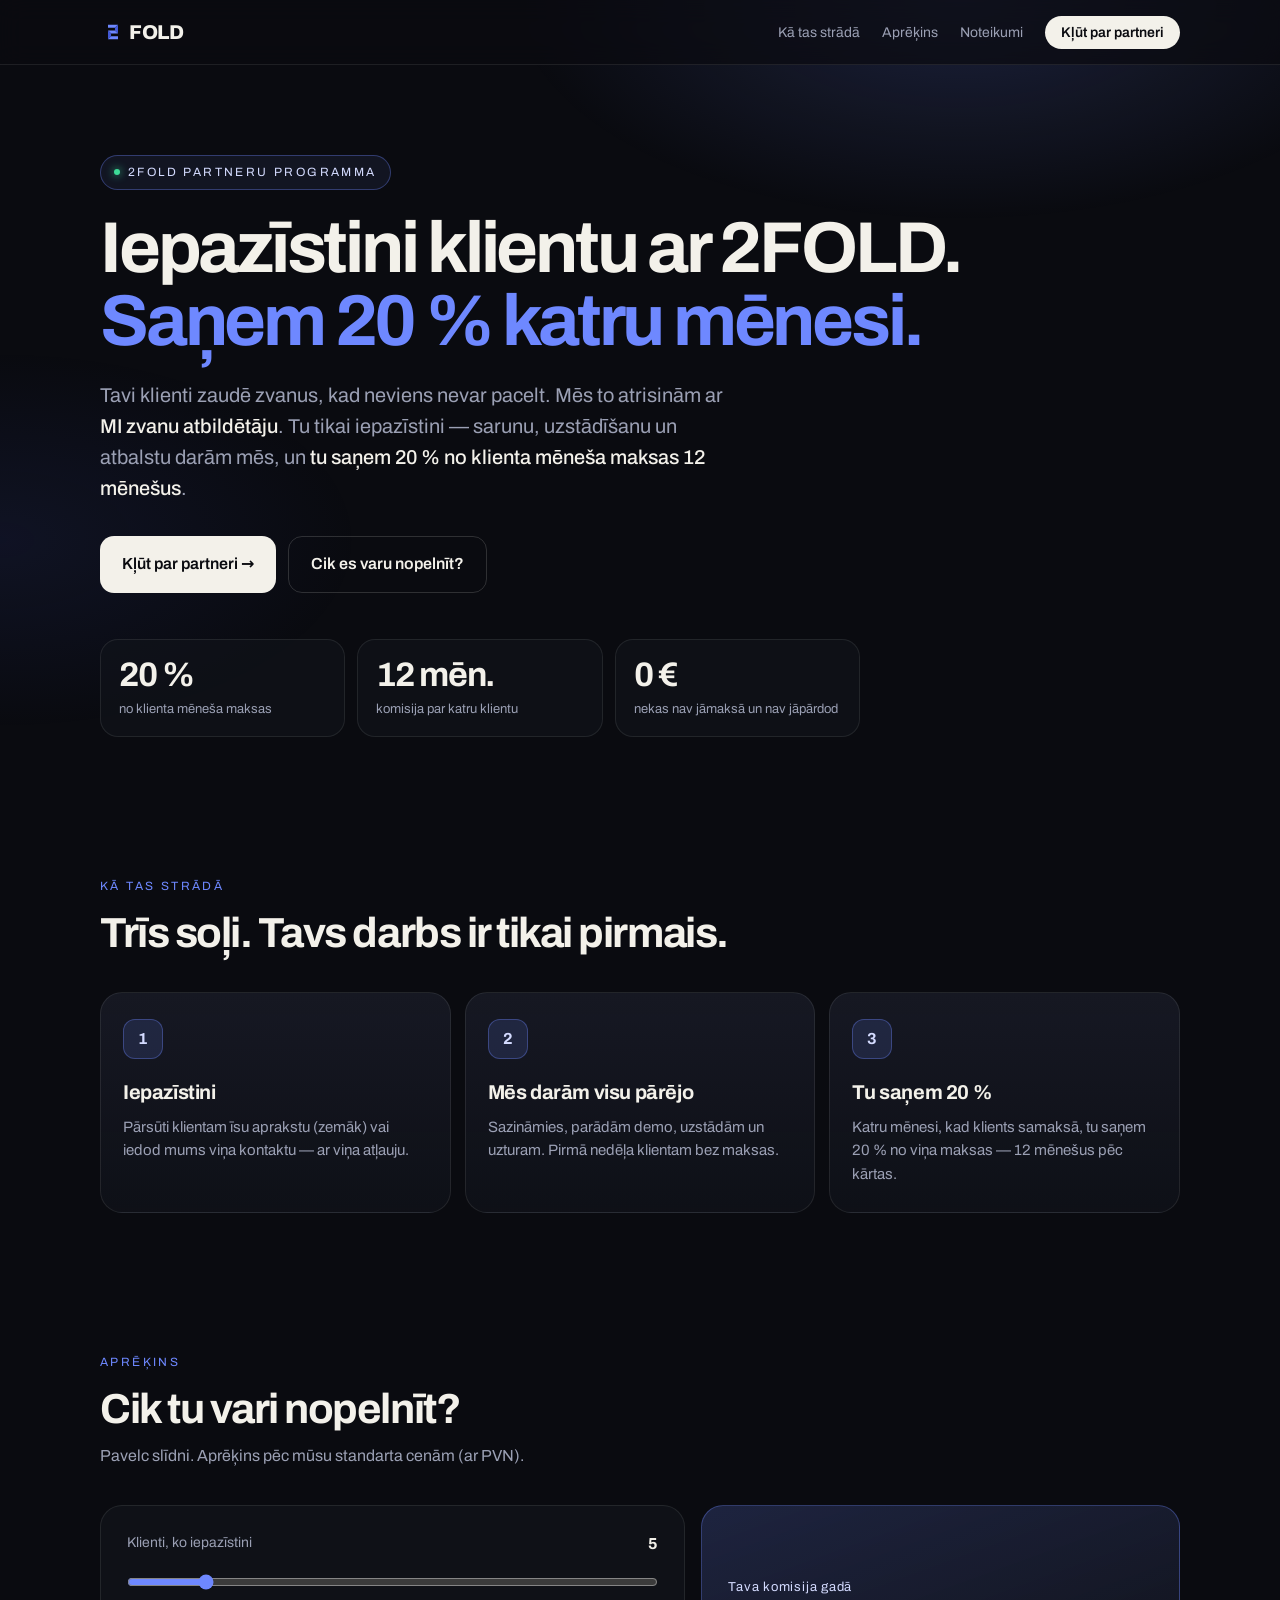
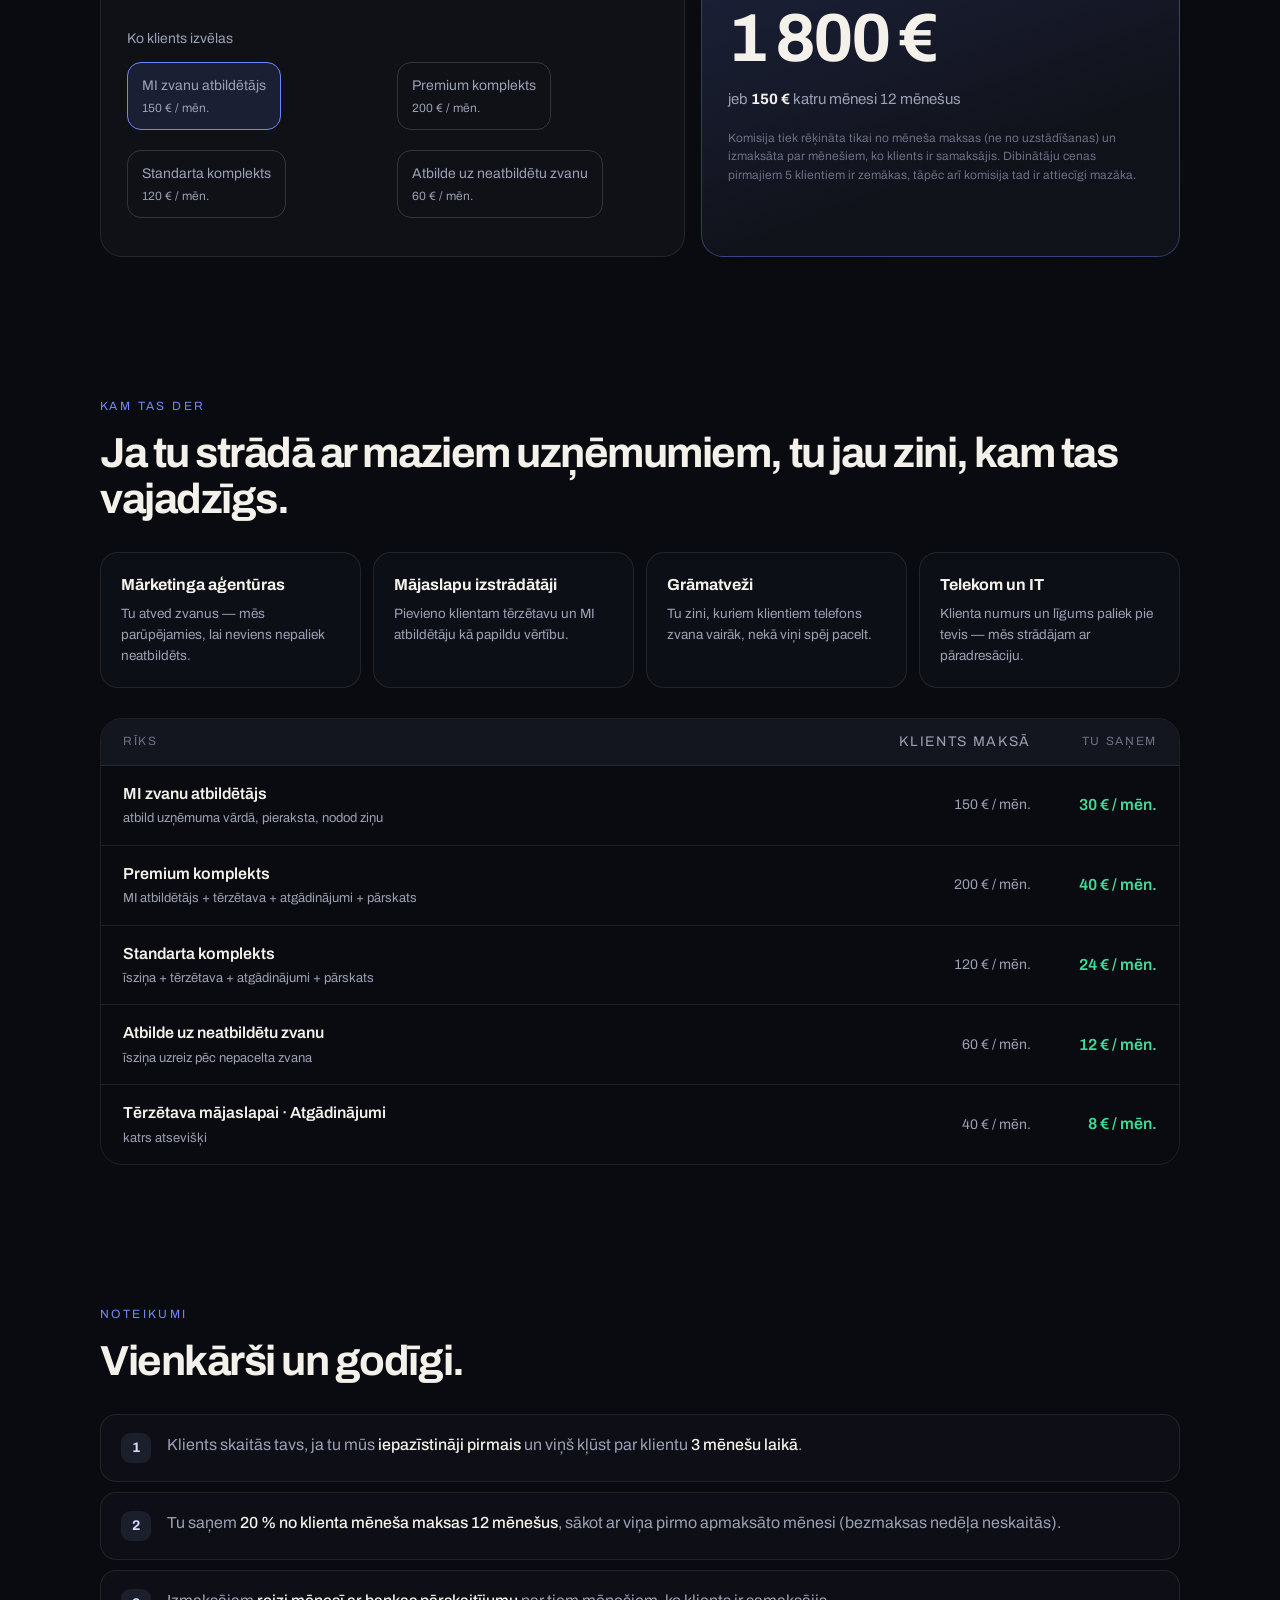
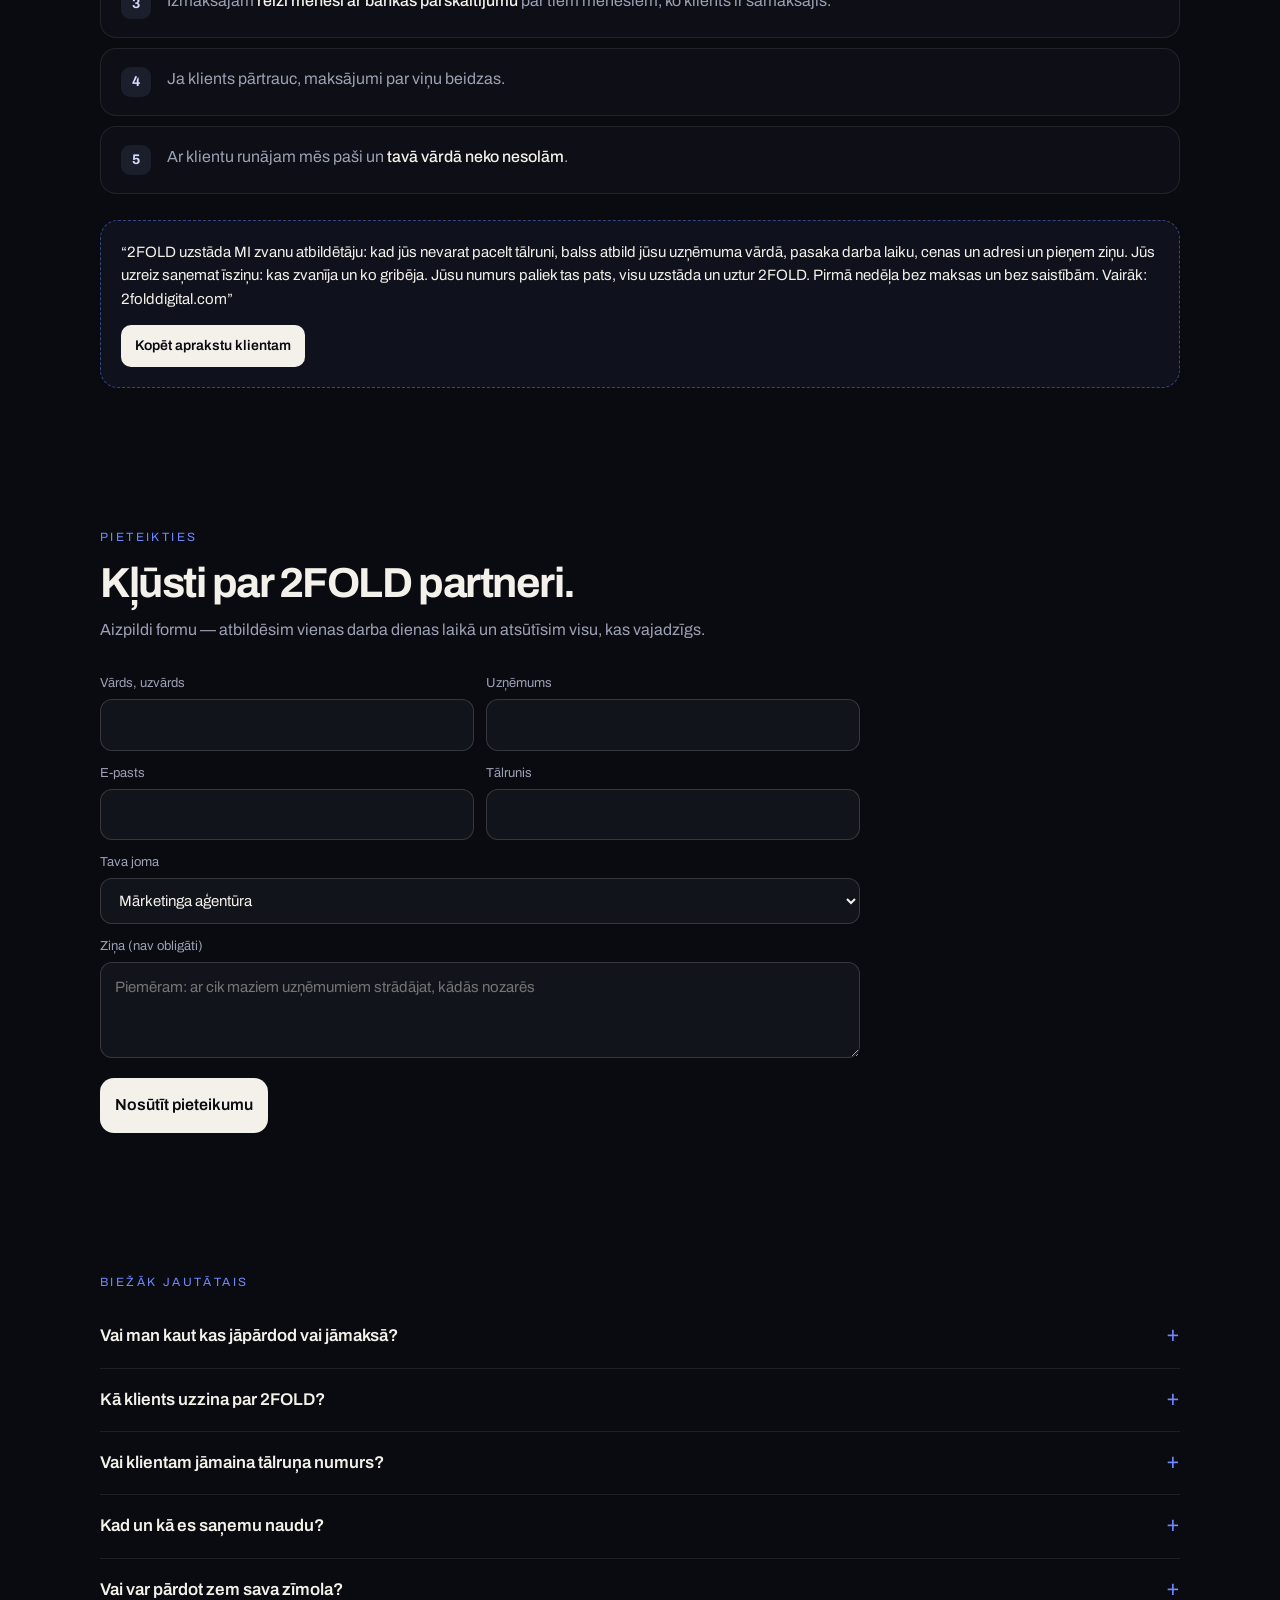
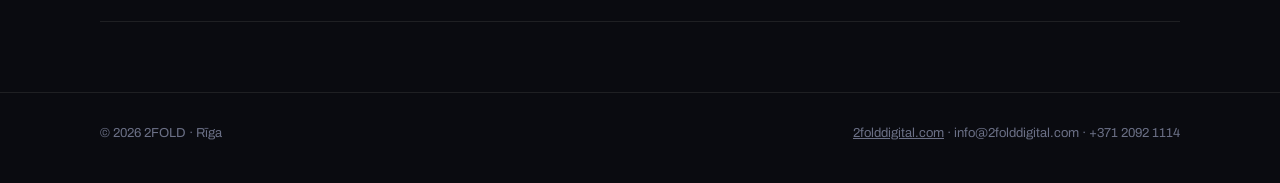
<file: partneri/index.html>
<!doctype html>
<html lang="lv">
<head>
<meta charset="utf-8">
<meta name="viewport" content="width=device-width,initial-scale=1,viewport-fit=cover">
<title>2FOLD partneru programma — 20 % no katra klienta</title>
<meta name="description" content="Iepazīstini savus klientus ar 2FOLD un saņem 20 % no viņu mēneša maksas 12 mēnešus. Programma mārketinga aģentūrām, mājaslapu izstrādātājiem, grāmatvežiem un telekom uzņēmumiem.">
<meta name="theme-color" content="#0A0B10">
<meta property="og:title" content="2FOLD partneru programma — 20 % no katra klienta">
<meta property="og:description" content="Iepazīstini klientus ar MI zvanu atbildētāju un saņem 20 % no viņu maksas 12 mēnešus.">
<meta property="og:image" content="https://2folddigital.com/assets/og-card.png">
<meta property="og:url" content="https://2folddigital.com/partneri/">
<link rel="icon" type="image/svg+xml" href="[data-uri]">
<link rel="stylesheet" href="../assets/fonts.css">
<style>
  :root{
    --ink:#0A0B10; --ink2:#12141C; --ink3:#1B1E2B; --line:rgba(243,241,234,.09); --line2:rgba(243,241,234,.16);
    --paper:#F3F1EA; --dim:#9BA0B4; --faint:#6B7086; --blue:#6E88FF; --blue2:#4259D9; --blue-soft:#D4DBFF; --green:#3DDC97;
    --ease:cubic-bezier(.2,.7,.15,1);
  }
  *{box-sizing:border-box;margin:0;padding:0}
  html{scroll-behavior:smooth;background:var(--ink)}
  body{background:var(--ink); color:var(--paper); font-family:'Archivo',system-ui,sans-serif; -webkit-font-smoothing:antialiased; overflow-x:hidden; line-height:1.55}
  a{color:inherit}
  .wrap{width:min(1080px, calc(100% - 40px)); margin:0 auto}
  .glow{position:fixed; inset:0; pointer-events:none; z-index:0;
    background:radial-gradient(50% 35% at 75% 0%, rgba(110,136,255,.18), transparent 70%), radial-gradient(40% 30% at 0% 60%, rgba(66,89,217,.10), transparent 70%)}
  main,header,footer{position:relative; z-index:1}

  /* header */
  header{position:sticky; top:0; z-index:10; background:rgba(10,11,16,.7); -webkit-backdrop-filter:blur(12px); backdrop-filter:blur(12px); border-bottom:1px solid var(--line)}
  .bar{display:flex; align-items:center; justify-content:space-between; height:64px}
  .logo{display:flex; align-items:center; gap:3px; text-decoration:none; font-weight:800; font-size:20px; letter-spacing:-.02em}
  .logo svg{width:26px; height:26px}
  .nav a{text-decoration:none; font-size:14px; color:var(--dim); margin-left:22px}
  .nav a:hover{color:var(--paper)}
  .nav .cta{color:var(--ink); background:var(--paper); padding:9px 16px; border-radius:999px; font-weight:600}
  @media (max-width:640px){ .nav a:not(.cta){display:none} }

  /* hero */
  .hero{padding:90px 0 70px}
  .eyebrow{display:inline-flex; align-items:center; gap:8px; font-size:12px; letter-spacing:.2em; text-transform:uppercase; color:var(--blue-soft);
    border:1px solid rgba(110,136,255,.35); background:rgba(110,136,255,.08); padding:7px 13px; border-radius:999px}
  .eyebrow i{width:6px; height:6px; border-radius:50%; background:var(--green); box-shadow:0 0 8px var(--green)}
  h1{margin-top:22px; font-size:clamp(38px, 6.4vw, 72px); line-height:1.02; letter-spacing:-.045em; font-weight:700; max-width:900px}
  h1 em{font-style:normal; color:var(--blue)}
  .lead{margin-top:22px; font-size:clamp(17px, 2vw, 20px); color:var(--dim); max-width:640px}
  .lead b{color:var(--paper); font-weight:500}
  .btns{margin-top:32px; display:flex; flex-wrap:wrap; gap:12px}
  .btn{display:inline-flex; align-items:center; gap:10px; text-decoration:none; font-weight:600; font-size:16px; padding:15px 22px; border-radius:14px; transition:transform .2s var(--ease)}
  .btn:active{transform:scale(.98)}
  .btn.p{background:var(--paper); color:var(--ink)}
  .btn.s{border:1px solid var(--line2); color:var(--paper)}
  .btn.s:hover{border-color:var(--blue)}
  .facts{margin-top:46px; display:grid; grid-template-columns:repeat(3,1fr); gap:12px; max-width:760px}
  .fact{border:1px solid var(--line); background:rgba(18,20,28,.6); border-radius:18px; padding:18px}
  .fact b{display:block; font-size:34px; letter-spacing:-.04em; line-height:1}
  .fact span{display:block; margin-top:8px; font-size:13px; color:var(--dim); line-height:1.4}
  @media (max-width:640px){ .facts{grid-template-columns:1fr} }

  section{padding:70px 0}
  .h2{font-size:clamp(28px, 4vw, 42px); letter-spacing:-.035em; line-height:1.1; font-weight:700}
  .sub{margin-top:12px; color:var(--dim); max-width:620px}
  .kicker{font-size:12px; letter-spacing:.2em; text-transform:uppercase; color:var(--blue); margin-bottom:14px}

  /* steps */
  .steps{margin-top:36px; display:grid; grid-template-columns:repeat(3,1fr); gap:14px}
  .step{position:relative; border:1px solid var(--line); background:linear-gradient(180deg, rgba(27,30,43,.7), rgba(18,20,28,.6)); border-radius:22px; padding:26px 22px}
  .step .n{width:40px; height:40px; border-radius:12px; display:grid; place-items:center; font-weight:700; background:rgba(110,136,255,.14); color:var(--blue-soft); box-shadow:inset 0 0 0 1px rgba(110,136,255,.35)}
  .step h3{margin-top:18px; font-size:20px; letter-spacing:-.02em}
  .step p{margin-top:8px; color:var(--dim); font-size:15px}
  @media (max-width:800px){ .steps{grid-template-columns:1fr} }

  /* calculator */
  .calc{margin-top:36px; display:grid; grid-template-columns:1.1fr .9fr; gap:16px}
  .panel{border:1px solid var(--line); background:rgba(18,20,28,.7); border-radius:22px; padding:26px}
  .row{margin-bottom:24px}
  .row label{display:flex; justify-content:space-between; font-size:14px; color:var(--dim); margin-bottom:12px}
  .row label b{color:var(--paper); font-size:16px}
  input[type=range]{width:100%; accent-color:var(--blue); height:28px}
  .plans{display:grid; grid-template-columns:1fr 1fr; gap:8px}
  .plan{position:relative; cursor:pointer}
  .plan input{position:absolute; opacity:0}
  .plan span{display:block; padding:12px 14px; border-radius:14px; border:1px solid var(--line2); font-size:14px; transition:border-color .2s, background .2s}
  .plan span small{display:block; color:var(--dim); font-size:12px; margin-top:2px}
  .plan input:checked + span{border-color:var(--blue); background:rgba(110,136,255,.12)}
  .plan input:focus-visible + span{outline:2px solid var(--blue); outline-offset:2px}
  .result{display:flex; flex-direction:column; justify-content:center; background:linear-gradient(160deg, rgba(110,136,255,.2), rgba(18,20,28,.85) 70%); border-color:rgba(110,136,255,.35)}
  .result .lbl{font-size:13px; color:var(--blue-soft); letter-spacing:.06em}
  .result .big{margin-top:6px; font-size:clamp(48px, 7vw, 68px); font-weight:700; letter-spacing:-.05em; line-height:1; font-variant-numeric:tabular-nums}
  .result .mo{margin-top:16px; font-size:15px; color:var(--dim)}
  .result .mo b{color:var(--paper)}
  .result .note{margin-top:18px; font-size:12px; color:var(--faint)}
  @media (max-width:800px){ .calc{grid-template-columns:1fr} }

  /* who + tools */
  .grid4{margin-top:30px; display:grid; grid-template-columns:repeat(4,1fr); gap:12px}
  .who{border:1px solid var(--line); border-radius:18px; padding:20px; background:rgba(18,20,28,.55)}
  .who b{display:block; font-size:16px}
  .who span{display:block; margin-top:6px; font-size:13.5px; color:var(--dim)}
  @media (max-width:860px){ .grid4{grid-template-columns:1fr 1fr} }
  @media (max-width:520px){ .grid4{grid-template-columns:1fr} }
  .tools{margin-top:30px; border:1px solid var(--line); border-radius:22px; overflow:hidden}
  .tool{display:grid; grid-template-columns:1fr auto auto; gap:16px; align-items:center; padding:16px 22px; border-bottom:1px solid var(--line)}
  .tool:last-child{border-bottom:0}
  .tool b{font-weight:600}
  .tool small{display:block; color:var(--dim); font-size:13px; margin-top:2px}
  .tool .pr{font-variant-numeric:tabular-nums; color:var(--dim); font-size:14px; text-align:right}
  .tool .you{font-variant-numeric:tabular-nums; color:var(--green); font-weight:600; min-width:110px; text-align:right}
  .tool.head{background:rgba(27,30,43,.6); font-size:12px; letter-spacing:.14em; text-transform:uppercase; color:var(--faint); padding:12px 22px}
  .tool.head .you{color:var(--faint); font-weight:400}
  @media (max-width:560px){ .tool{grid-template-columns:1fr auto} .tool .pr{display:none} }

  /* terms */
  .terms{margin-top:30px; display:grid; gap:10px; counter-reset:t}
  .term{display:flex; gap:16px; padding:18px 20px; border:1px solid var(--line); border-radius:16px; background:rgba(18,20,28,.5)}
  .term::before{counter-increment:t; content:counter(t); flex:none; width:30px; height:30px; border-radius:9px; display:grid; place-items:center; font-size:14px; font-weight:700; background:var(--ink3); color:var(--blue-soft)}
  .term p{color:var(--dim)}
  .term p b{color:var(--paper); font-weight:500}

  /* copy box */
  .copy{margin-top:26px; border:1px dashed rgba(110,136,255,.45); border-radius:18px; padding:20px; background:rgba(110,136,255,.05)}
  .copy p{font-size:15px; color:var(--paper)}
  .copy button{margin-top:14px; font:inherit; font-size:14px; font-weight:600; color:var(--ink); background:var(--paper); border:0; border-radius:10px; padding:10px 14px; cursor:pointer}

  /* form */
  .form{margin-top:30px; display:grid; grid-template-columns:1fr 1fr; gap:12px; max-width:760px}
  .form .full{grid-column:1/-1}
  .form label{display:block; font-size:13px; color:var(--dim); margin-bottom:6px}
  .form input,.form select,.form textarea{width:100%; font:inherit; font-size:15px; color:var(--paper); background:var(--ink2); border:1px solid var(--line2); border-radius:12px; padding:13px 14px}
  .form input:focus,.form select:focus,.form textarea:focus{outline:none; border-color:var(--blue)}
  .form textarea{min-height:96px; resize:vertical}
  .form button{font:inherit; font-weight:600; font-size:16px; color:var(--ink); background:var(--paper); border:0; border-radius:14px; padding:15px; cursor:pointer}
  .form button:disabled{opacity:.6}
  .ok{display:none; margin-top:16px; padding:16px 18px; border-radius:14px; background:rgba(61,220,151,.1); border:1px solid rgba(61,220,151,.35); color:#BDF5DC; max-width:760px}
  .err{display:none; margin-top:16px; color:#FFB4B0}
  @media (max-width:600px){ .form{grid-template-columns:1fr} }

  /* faq */
  details{border-bottom:1px solid var(--line); padding:18px 0}
  summary{cursor:pointer; font-weight:600; font-size:17px; list-style:none; display:flex; justify-content:space-between; gap:20px}
  summary::-webkit-details-marker{display:none}
  summary::after{content:"+"; color:var(--blue); font-weight:400; font-size:22px; line-height:1}
  details[open] summary::after{content:"–"}
  details p{margin-top:10px; color:var(--dim); max-width:760px}

  footer{border-top:1px solid var(--line); padding:30px 0 40px; color:var(--faint); font-size:13px}
  footer .wrap{display:flex; flex-wrap:wrap; gap:16px; justify-content:space-between}

  .rv{opacity:0; transform:translateY(18px); transition:opacity .8s var(--ease), transform .8s var(--ease)}
  .rv.on{opacity:1; transform:none}
  @media (prefers-reduced-motion:reduce){ .rv{opacity:1; transform:none; transition:none} html{scroll-behavior:auto} }
</style>
</head>
<body>
<div class="glow" aria-hidden="true"></div>

<header>
  <div class="wrap bar">
    <a class="logo" href="https://2folddigital.com/"><svg viewBox="0 0 100 100" aria-hidden="true"><path d="M30.87 22 L69.13 22 L57.47 33.67 L30.87 33.67 Z" fill="#6E88FF"/><path d="M69.13 22 L69.13 55.83 L57.47 44.17 L57.47 33.67 Z" fill="#4259D9"/><path d="M57.47 44.17 L69.13 55.83 L42.53 55.83 L30.87 44.17 Z" fill="#6E88FF"/><path d="M30.87 44.17 L42.53 55.83 L42.53 66.33 L30.87 78 Z" fill="#4259D9"/><path d="M42.53 66.33 L69.13 66.33 L69.13 78 L30.87 78 Z" fill="#6E88FF"/></svg>FOLD</a>
    <nav class="nav"><a href="#ka">Kā tas strādā</a><a href="#aprekins">Aprēķins</a><a href="#noteikumi">Noteikumi</a><a class="cta" href="#pieteikties">Kļūt par partneri</a></nav>
  </div>
</header>

<main>
  <section class="hero">
    <div class="wrap">
      <span class="eyebrow"><i></i>2FOLD partneru programma</span>
      <h1>Iepazīstini klientu ar 2FOLD.<br><em>Saņem 20 % katru mēnesi.</em></h1>
      <p class="lead">Tavi klienti zaudē zvanus, kad neviens nevar pacelt. Mēs to atrisinām ar <b>MI zvanu atbildētāju</b>. Tu tikai iepazīstini — sarunu, uzstādīšanu un atbalstu darām mēs, un <b>tu saņem 20 % no klienta mēneša maksas 12 mēnešus</b>.</p>
      <div class="btns"><a class="btn p" href="#pieteikties">Kļūt par partneri →</a><a class="btn s" href="#aprekins">Cik es varu nopelnīt?</a></div>
      <div class="facts">
        <div class="fact"><b>20 %</b><span>no klienta mēneša maksas</span></div>
        <div class="fact"><b>12 mēn.</b><span>komisija par katru klientu</span></div>
        <div class="fact"><b>0 €</b><span>nekas nav jāmaksā un nav jāpārdod</span></div>
      </div>
    </div>
  </section>

  <section id="ka">
    <div class="wrap">
      <div class="kicker rv">Kā tas strādā</div>
      <h2 class="h2 rv">Trīs soļi. Tavs darbs ir tikai pirmais.</h2>
      <div class="steps">
        <div class="step rv"><div class="n">1</div><h3>Iepazīstini</h3><p>Pārsūti klientam īsu aprakstu (zemāk) vai iedod mums viņa kontaktu — ar viņa atļauju.</p></div>
        <div class="step rv"><div class="n">2</div><h3>Mēs darām visu pārējo</h3><p>Sazināmies, parādām demo, uzstādām un uzturam. Pirmā nedēļa klientam bez maksas.</p></div>
        <div class="step rv"><div class="n">3</div><h3>Tu saņem 20 %</h3><p>Katru mēnesi, kad klients samaksā, tu saņem 20 % no viņa maksas — 12 mēnešus pēc kārtas.</p></div>
      </div>
    </div>
  </section>

  <section id="aprekins">
    <div class="wrap">
      <div class="kicker rv">Aprēķins</div>
      <h2 class="h2 rv">Cik tu vari nopelnīt?</h2>
      <p class="sub rv">Pavelc slīdni. Aprēķins pēc mūsu standarta cenām (ar PVN).</p>
      <div class="calc rv">
        <div class="panel">
          <div class="row"><label for="n">Klienti, ko iepazīstini <b id="nOut">5</b></label><input type="range" id="n" min="1" max="30" value="5"></div>
          <div class="row" style="margin-bottom:0"><label>Ko klients izvēlas</label>
            <div class="plans" role="radiogroup">
              <label class="plan"><input type="radio" name="p" value="150" checked><span>MI zvanu atbildētājs<small>150 € / mēn.</small></span></label>
              <label class="plan"><input type="radio" name="p" value="200"><span>Premium komplekts<small>200 € / mēn.</small></span></label>
              <label class="plan"><input type="radio" name="p" value="120"><span>Standarta komplekts<small>120 € / mēn.</small></span></label>
              <label class="plan"><input type="radio" name="p" value="60"><span>Atbilde uz neatbildētu zvanu<small>60 € / mēn.</small></span></label>
            </div>
          </div>
        </div>
        <div class="panel result" aria-live="polite">
          <div class="lbl">Tava komisija gadā</div>
          <div class="big" id="year">1 800 €</div>
          <div class="mo">jeb <b id="month">150 €</b> katru mēnesi 12 mēnešus</div>
          <div class="note">Komisija tiek rēķināta tikai no mēneša maksas (ne no uzstādīšanas) un izmaksāta par mēnešiem, ko klients ir samaksājis. Dibinātāju cenas pirmajiem 5 klientiem ir zemākas, tāpēc arī komisija tad ir attiecīgi mazāka.</div>
        </div>
      </div>
    </div>
  </section>

  <section>
    <div class="wrap">
      <div class="kicker rv">Kam tas der</div>
      <h2 class="h2 rv">Ja tu strādā ar maziem uzņēmumiem, tu jau zini, kam tas vajadzīgs.</h2>
      <div class="grid4">
        <div class="who rv"><b>Mārketinga aģentūras</b><span>Tu atved zvanus — mēs parūpējamies, lai neviens nepaliek neatbildēts.</span></div>
        <div class="who rv"><b>Mājaslapu izstrādātāji</b><span>Pievieno klientam tērzētavu un MI atbildētāju kā papildu vērtību.</span></div>
        <div class="who rv"><b>Grāmatveži</b><span>Tu zini, kuriem klientiem telefons zvana vairāk, nekā viņi spēj pacelt.</span></div>
        <div class="who rv"><b>Telekom un IT</b><span>Klienta numurs un līgums paliek pie tevis — mēs strādājam ar pāradresāciju.</span></div>
      </div>

      <div class="tools rv" role="table" aria-label="Rīki un komisija">
        <div class="tool head" role="row"><span>Rīks</span><span class="pr">Klients maksā</span><span class="you">Tu saņem</span></div>
        <div class="tool" role="row"><span><b>MI zvanu atbildētājs</b><small>atbild uzņēmuma vārdā, pieraksta, nodod ziņu</small></span><span class="pr">150 € / mēn.</span><span class="you">30 € / mēn.</span></div>
        <div class="tool" role="row"><span><b>Premium komplekts</b><small>MI atbildētājs + tērzētava + atgādinājumi + pārskats</small></span><span class="pr">200 € / mēn.</span><span class="you">40 € / mēn.</span></div>
        <div class="tool" role="row"><span><b>Standarta komplekts</b><small>īsziņa + tērzētava + atgādinājumi + pārskats</small></span><span class="pr">120 € / mēn.</span><span class="you">24 € / mēn.</span></div>
        <div class="tool" role="row"><span><b>Atbilde uz neatbildētu zvanu</b><small>īsziņa uzreiz pēc nepacelta zvana</small></span><span class="pr">60 € / mēn.</span><span class="you">12 € / mēn.</span></div>
        <div class="tool" role="row"><span><b>Tērzētava mājaslapai · Atgādinājumi</b><small>katrs atsevišķi</small></span><span class="pr">40 € / mēn.</span><span class="you">8 € / mēn.</span></div>
      </div>
    </div>
  </section>

  <section id="noteikumi">
    <div class="wrap">
      <div class="kicker rv">Noteikumi</div>
      <h2 class="h2 rv">Vienkārši un godīgi.</h2>
      <div class="terms">
        <div class="term rv"><p>Klients skaitās tavs, ja tu mūs <b>iepazīstināji pirmais</b> un viņš kļūst par klientu <b>3 mēnešu laikā</b>.</p></div>
        <div class="term rv"><p>Tu saņem <b>20 % no klienta mēneša maksas 12 mēnešus</b>, sākot ar viņa pirmo apmaksāto mēnesi (bezmaksas nedēļa neskaitās).</p></div>
        <div class="term rv"><p>Izmaksājam <b>reizi mēnesī ar bankas pārskaitījumu</b> par tiem mēnešiem, ko klients ir samaksājis.</p></div>
        <div class="term rv"><p>Ja klients pārtrauc, maksājumi par viņu beidzas.</p></div>
        <div class="term rv"><p>Ar klientu runājam mēs paši un <b>tavā vārdā neko nesolām</b>.</p></div>
      </div>

      <div class="copy rv" id="apraksts">
        <p id="pitch">“2FOLD uzstāda MI zvanu atbildētāju: kad jūs nevarat pacelt tālruni, balss atbild jūsu uzņēmuma vārdā, pasaka darba laiku, cenas un adresi un pieņem ziņu. Jūs uzreiz saņemat īsziņu: kas zvanīja un ko gribēja. Jūsu numurs paliek tas pats, visu uzstāda un uztur 2FOLD. Pirmā nedēļa bez maksas un bez saistībām. Vairāk: 2folddigital.com”</p>
        <button type="button" id="copyPitch">Kopēt aprakstu klientam</button>
      </div>
    </div>
  </section>

  <section id="pieteikties">
    <div class="wrap">
      <div class="kicker rv">Pieteikties</div>
      <h2 class="h2 rv">Kļūsti par 2FOLD partneri.</h2>
      <p class="sub rv">Aizpildi formu — atbildēsim vienas darba dienas laikā un atsūtīsim visu, kas vajadzīgs.</p>
      <form class="form rv" id="pform">
        <div><label for="f1">Vārds, uzvārds</label><input id="f1" name="Vārds" required autocomplete="name"></div>
        <div><label for="f2">Uzņēmums</label><input id="f2" name="Uzņēmums" required autocomplete="organization"></div>
        <div><label for="f3">E-pasts</label><input id="f3" name="email" type="email" required autocomplete="email"></div>
        <div><label for="f4">Tālrunis</label><input id="f4" name="Tālrunis" type="tel" autocomplete="tel"></div>
        <div class="full"><label for="f5">Tava joma</label>
          <select id="f5" name="Joma"><option>Mārketinga aģentūra</option><option>Mājaslapu izstrāde</option><option>Grāmatvedība</option><option>Telekom / IT</option><option>Cits</option></select></div>
        <div class="full"><label for="f6">Ziņa (nav obligāti)</label><textarea id="f6" name="Ziņa" placeholder="Piemēram: ar cik maziem uzņēmumiem strādājat, kādās nozarēs"></textarea></div>
        <div class="full"><button type="submit" id="send">Nosūtīt pieteikumu</button></div>
      </form>
      <div class="ok" id="ok">Paldies! Pieteikums saņemts — Ņikita no 2FOLD sazināsies ar tevi vienas darba dienas laikā.</div>
      <div class="err" id="err">Neizdevās nosūtīt. Lūdzu, raksti uz info@2folddigital.com vai zvani +371 2092 1114.</div>
    </div>
  </section>

  <section>
    <div class="wrap">
      <div class="kicker rv">Biežāk jautātais</div>
      <details class="rv"><summary>Vai man kaut kas jāpārdod vai jāmaksā?</summary><p>Nē. Tu tikai iepazīstini. Sarunu, demo, uzstādīšanu un atbalstu darām mēs. Partneriem nekas nav jāmaksā.</p></details>
      <details class="rv"><summary>Kā klients uzzina par 2FOLD?</summary><p>Pārsūti viņam aprakstu no šīs lapas vai iedod mums viņa kontaktu ar viņa atļauju. Mēs sazināmies paši un pieminam, ka iesaki tu.</p></details>
      <details class="rv"><summary>Vai klientam jāmaina tālruņa numurs?</summary><p>Nē. Numurs paliek tas pats — zvani tiek pāradresēti tikai tad, kad neviens nepaceļ.</p></details>
      <details class="rv"><summary>Kad un kā es saņemu naudu?</summary><p>Reizi mēnesī ar bankas pārskaitījumu par tiem mēnešiem, ko klients ir samaksājis. Ja esi uzņēmums, izraksti mums rēķinu.</p></details>
      <details class="rv"><summary>Vai var pārdot zem sava zīmola?</summary><p>Par to runājam individuāli — piemēram, “powered by 2FOLD” vai pilots ar dažiem klientiem. Uzraksti mums.</p></details>
    </div>
  </section>
</main>

<footer>
  <div class="wrap"><span>© 2026 2FOLD · Rīga</span><span><a href="https://2folddigital.com/">2folddigital.com</a> · info@2folddigital.com · +371 2092 1114</span></div>
</footer>

<script>
(function(){
  // reveal on scroll (+ safety net)
  var io = 'IntersectionObserver' in window ? new IntersectionObserver(function(es){ es.forEach(function(e){ if (e.isIntersecting){ e.target.classList.add('on'); io.unobserve(e.target); } }); }, {rootMargin:'0px 0px -6% 0px'}) : null;
  document.querySelectorAll('.rv').forEach(function(el){ if (io) io.observe(el); else el.classList.add('on'); });
  setTimeout(function(){ document.querySelectorAll('.rv').forEach(function(el){ el.classList.add('on'); }); }, 5000);

  // calculator
  var n = document.getElementById('n'), nOut = document.getElementById('nOut'), year = document.getElementById('year'), month = document.getElementById('month');
  function eur(v){ return String(Math.round(v)).replace(/\B(?=(\d{3})+(?!\d))/g, ' ') + ' €'; }
  function calc(){
    var price = +document.querySelector('input[name=p]:checked').value, k = +n.value;
    var m = k * price * 0.2;
    nOut.textContent = k; month.textContent = eur(m); year.textContent = eur(m * 12);
  }
  n.addEventListener('input', calc);
  document.querySelectorAll('input[name=p]').forEach(function(r){ r.addEventListener('change', calc); });
  calc();

  // copy the pitch
  document.getElementById('copyPitch').addEventListener('click', function(){
    var b = this, t = document.getElementById('pitch').textContent.replace(/^“|”$/g, '');
    if (navigator.clipboard) navigator.clipboard.writeText(t).then(function(){ b.textContent = 'Nokopēts ✓'; setTimeout(function(){ b.textContent = 'Kopēt aprakstu klientam'; }, 1800); });
  });

  // form → Formspree (same form as the main site)
  var f = document.getElementById('pform');
  f.addEventListener('submit', function(e){
    e.preventDefault();
    var btn = document.getElementById('send'); btn.disabled = true; btn.textContent = 'Sūta…';
    var body = { _subject: 'Partneru pieteikums (2FOLD /partneri)' };
    new FormData(f).forEach(function(v, k){ body[k] = v; });
    fetch('https://formspree.io/f/meaqzjra', { method:'POST', headers:{ 'Accept':'application/json', 'Content-Type':'application/json' }, body: JSON.stringify(body) })
      .then(function(r){ if (!r.ok) throw 0; f.style.display = 'none'; document.getElementById('ok').style.display = 'block'; })
      .catch(function(){ btn.disabled = false; btn.textContent = 'Nosūtīt pieteikumu'; document.getElementById('err').style.display = 'block'; });
  });
})();
</script>
</body>
</html>
</file>
<file: assets/fonts.css>
/* Self-hosted webfonts: generated by tools/fetch-fonts.mjs, do not hand-edit.
   Served from this site instead of the Google Fonts CDN, so no visitor IP
   reaches Google. Subsets are latin + latin-ext only; latin-ext carries the
   Latvian diacritics, so it must never be dropped. Several rules share one
   file on purpose: these are variable fonts, one file per weight range. */

@font-face {
  font-family: 'Archivo';
  font-style: normal;
  font-weight: 400;
  font-stretch: 100%;
  font-display: swap;
  src: url('fonts/Archivo-normal-ext-7301cde3.woff2') format('woff2');
  unicode-range: U+0100-02BA, U+02BD-02C5, U+02C7-02CC, U+02CE-02D7, U+02DD-02FF, U+0304, U+0308, U+0329, U+1D00-1DBF, U+1E00-1E9F, U+1EF2-1EFF, U+2020, U+20A0-20AB, U+20AD-20C4, U+2113, U+2C60-2C7F, U+A720-A7FF;
}

@font-face {
  font-family: 'Archivo';
  font-style: normal;
  font-weight: 400;
  font-stretch: 100%;
  font-display: swap;
  src: url('fonts/Archivo-normal-latin-65449f16.woff2') format('woff2');
  unicode-range: U+0000-00FF, U+0131, U+0152-0153, U+02BB-02BC, U+02C6, U+02DA, U+02DC, U+2000-206F, U+20AC, U+2122, U+2191, U+2193, U+2212, U+2215, U+FEFF, U+FFFD;
}

@font-face {
  font-family: 'Archivo';
  font-style: normal;
  font-weight: 500;
  font-stretch: 100%;
  font-display: swap;
  src: url('fonts/Archivo-normal-ext-7301cde3.woff2') format('woff2');
  unicode-range: U+0100-02BA, U+02BD-02C5, U+02C7-02CC, U+02CE-02D7, U+02DD-02FF, U+0304, U+0308, U+0329, U+1D00-1DBF, U+1E00-1E9F, U+1EF2-1EFF, U+2020, U+20A0-20AB, U+20AD-20C4, U+2113, U+2C60-2C7F, U+A720-A7FF;
}

@font-face {
  font-family: 'Archivo';
  font-style: normal;
  font-weight: 500;
  font-stretch: 100%;
  font-display: swap;
  src: url('fonts/Archivo-normal-latin-65449f16.woff2') format('woff2');
  unicode-range: U+0000-00FF, U+0131, U+0152-0153, U+02BB-02BC, U+02C6, U+02DA, U+02DC, U+2000-206F, U+20AC, U+2122, U+2191, U+2193, U+2212, U+2215, U+FEFF, U+FFFD;
}

@font-face {
  font-family: 'Archivo';
  font-style: normal;
  font-weight: 600;
  font-stretch: 100%;
  font-display: swap;
  src: url('fonts/Archivo-normal-ext-7301cde3.woff2') format('woff2');
  unicode-range: U+0100-02BA, U+02BD-02C5, U+02C7-02CC, U+02CE-02D7, U+02DD-02FF, U+0304, U+0308, U+0329, U+1D00-1DBF, U+1E00-1E9F, U+1EF2-1EFF, U+2020, U+20A0-20AB, U+20AD-20C4, U+2113, U+2C60-2C7F, U+A720-A7FF;
}

@font-face {
  font-family: 'Archivo';
  font-style: normal;
  font-weight: 600;
  font-stretch: 100%;
  font-display: swap;
  src: url('fonts/Archivo-normal-latin-65449f16.woff2') format('woff2');
  unicode-range: U+0000-00FF, U+0131, U+0152-0153, U+02BB-02BC, U+02C6, U+02DA, U+02DC, U+2000-206F, U+20AC, U+2122, U+2191, U+2193, U+2212, U+2215, U+FEFF, U+FFFD;
}

@font-face {
  font-family: 'Archivo';
  font-style: normal;
  font-weight: 700;
  font-stretch: 100%;
  font-display: swap;
  src: url('fonts/Archivo-normal-ext-7301cde3.woff2') format('woff2');
  unicode-range: U+0100-02BA, U+02BD-02C5, U+02C7-02CC, U+02CE-02D7, U+02DD-02FF, U+0304, U+0308, U+0329, U+1D00-1DBF, U+1E00-1E9F, U+1EF2-1EFF, U+2020, U+20A0-20AB, U+20AD-20C4, U+2113, U+2C60-2C7F, U+A720-A7FF;
}

@font-face {
  font-family: 'Archivo';
  font-style: normal;
  font-weight: 700;
  font-stretch: 100%;
  font-display: swap;
  src: url('fonts/Archivo-normal-latin-65449f16.woff2') format('woff2');
  unicode-range: U+0000-00FF, U+0131, U+0152-0153, U+02BB-02BC, U+02C6, U+02DA, U+02DC, U+2000-206F, U+20AC, U+2122, U+2191, U+2193, U+2212, U+2215, U+FEFF, U+FFFD;
}

@font-face {
  font-family: 'Archivo';
  font-style: normal;
  font-weight: 800;
  font-stretch: 100%;
  font-display: swap;
  src: url('fonts/Archivo-normal-ext-7301cde3.woff2') format('woff2');
  unicode-range: U+0100-02BA, U+02BD-02C5, U+02C7-02CC, U+02CE-02D7, U+02DD-02FF, U+0304, U+0308, U+0329, U+1D00-1DBF, U+1E00-1E9F, U+1EF2-1EFF, U+2020, U+20A0-20AB, U+20AD-20C4, U+2113, U+2C60-2C7F, U+A720-A7FF;
}

@font-face {
  font-family: 'Archivo';
  font-style: normal;
  font-weight: 800;
  font-stretch: 100%;
  font-display: swap;
  src: url('fonts/Archivo-normal-latin-65449f16.woff2') format('woff2');
  unicode-range: U+0000-00FF, U+0131, U+0152-0153, U+02BB-02BC, U+02C6, U+02DA, U+02DC, U+2000-206F, U+20AC, U+2122, U+2191, U+2193, U+2212, U+2215, U+FEFF, U+FFFD;
}
</file>
<file: baltic-watches/fonts/fonts.css>
/* Cormorant Garamond (SIL OFL), self-hosted for the Baltic Watches page. latin + latin-ext (Latvian letters). */
@font-face {
  font-family: 'Cormorant Garamond';
  font-style: italic;
  font-weight: 500;
  font-display: swap;
  src: url(cormorant-500i-latin-ext.woff2) format('woff2');
  unicode-range: U+0100-02BA, U+02BD-02C5, U+02C7-02CC, U+02CE-02D7, U+02DD-02FF, U+0304, U+0308, U+0329, U+1D00-1DBF, U+1E00-1E9F, U+1EF2-1EFF, U+2020, U+20A0-20AB, U+20AD-20C4, U+2113, U+2C60-2C7F, U+A720-A7FF;
}
@font-face {
  font-family: 'Cormorant Garamond';
  font-style: italic;
  font-weight: 500;
  font-display: swap;
  src: url(cormorant-500i-latin.woff2) format('woff2');
  unicode-range: U+0000-00FF, U+0131, U+0152-0153, U+02BB-02BC, U+02C6, U+02DA, U+02DC, U+0304, U+0308, U+0329, U+2000-206F, U+20AC, U+2122, U+2191, U+2193, U+2212, U+2215, U+FEFF, U+FFFD;
}
@font-face {
  font-family: 'Cormorant Garamond';
  font-style: normal;
  font-weight: 400 700;
  font-display: swap;
  src: url(cormorant-500-latin-ext.woff2) format('woff2');
  unicode-range: U+0100-02BA, U+02BD-02C5, U+02C7-02CC, U+02CE-02D7, U+02DD-02FF, U+0304, U+0308, U+0329, U+1D00-1DBF, U+1E00-1E9F, U+1EF2-1EFF, U+2020, U+20A0-20AB, U+20AD-20C4, U+2113, U+2C60-2C7F, U+A720-A7FF;
}
@font-face {
  font-family: 'Cormorant Garamond';
  font-style: normal;
  font-weight: 400 700;
  font-display: swap;
  src: url(cormorant-500-latin.woff2) format('woff2');
  unicode-range: U+0000-00FF, U+0131, U+0152-0153, U+02BB-02BC, U+02C6, U+02DA, U+02DC, U+0304, U+0308, U+0329, U+2000-206F, U+20AC, U+2122, U+2191, U+2193, U+2212, U+2215, U+FEFF, U+FFFD;
}
</file>
